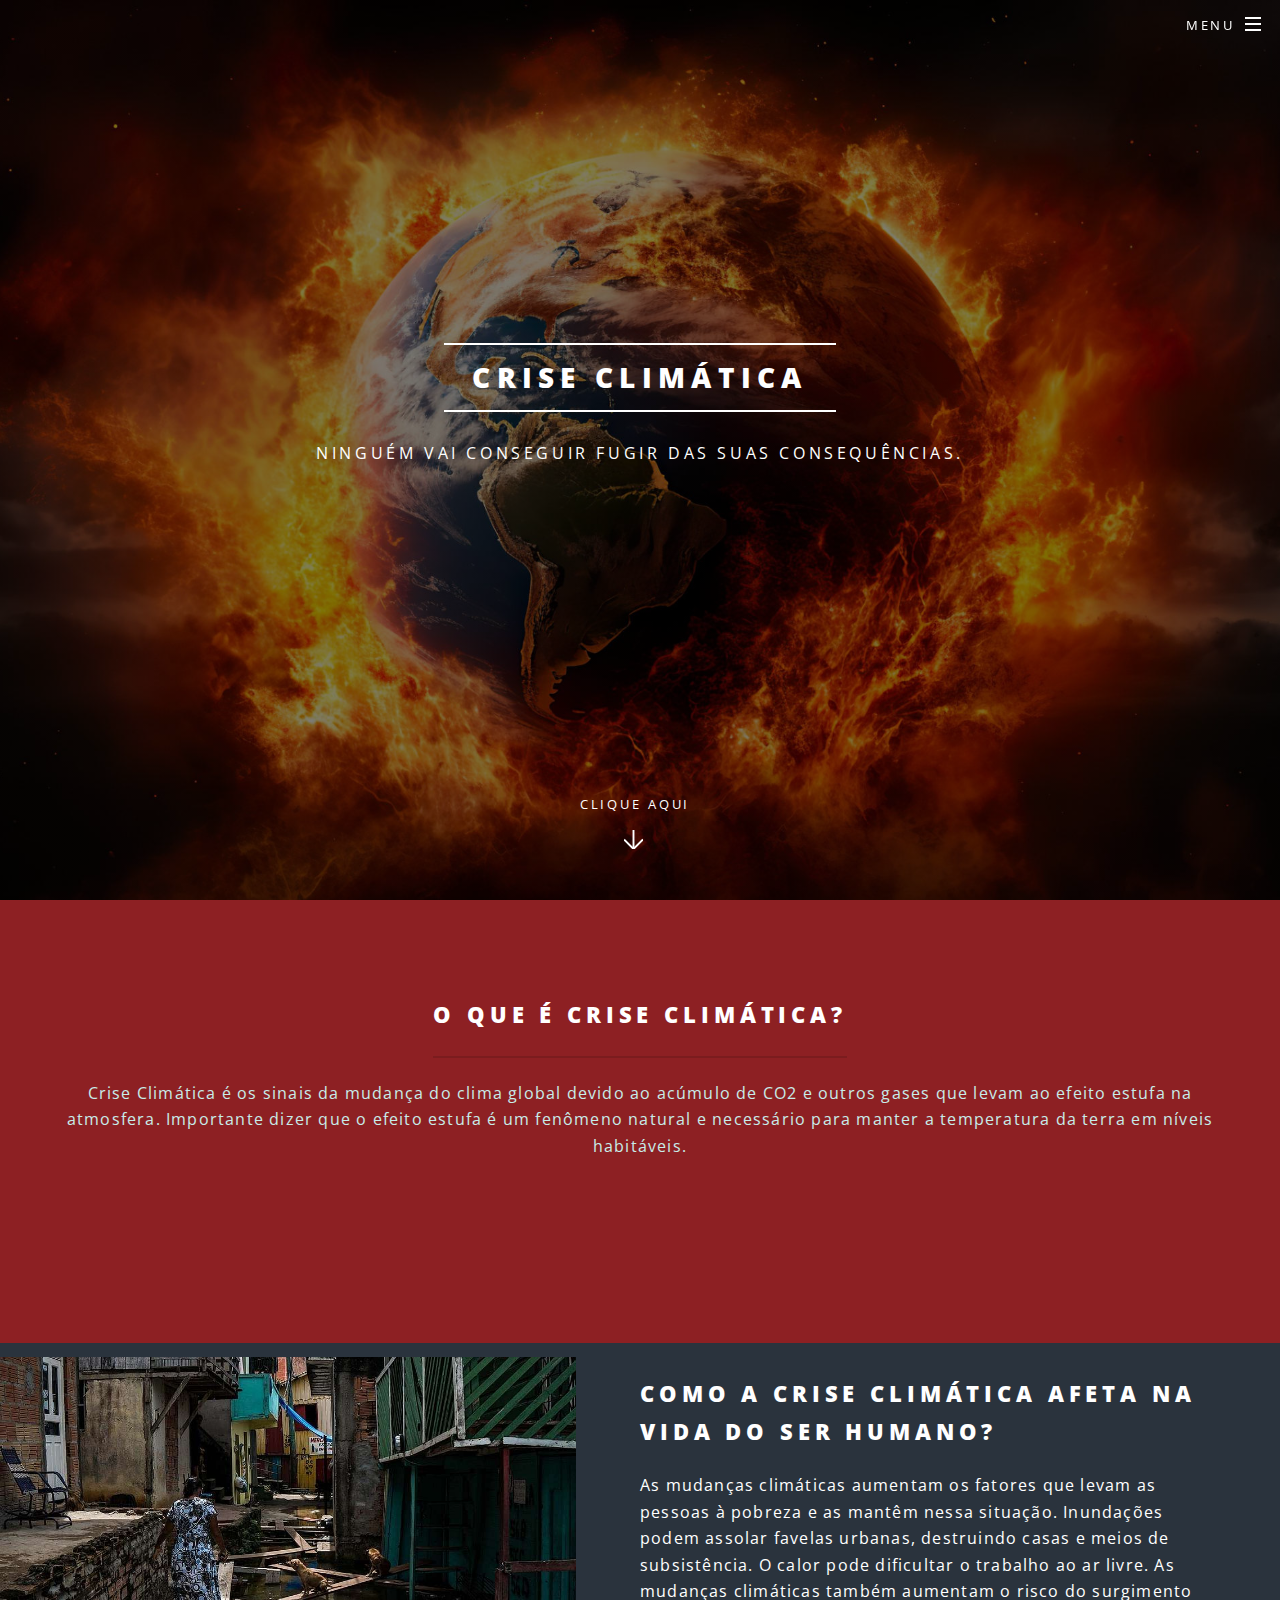
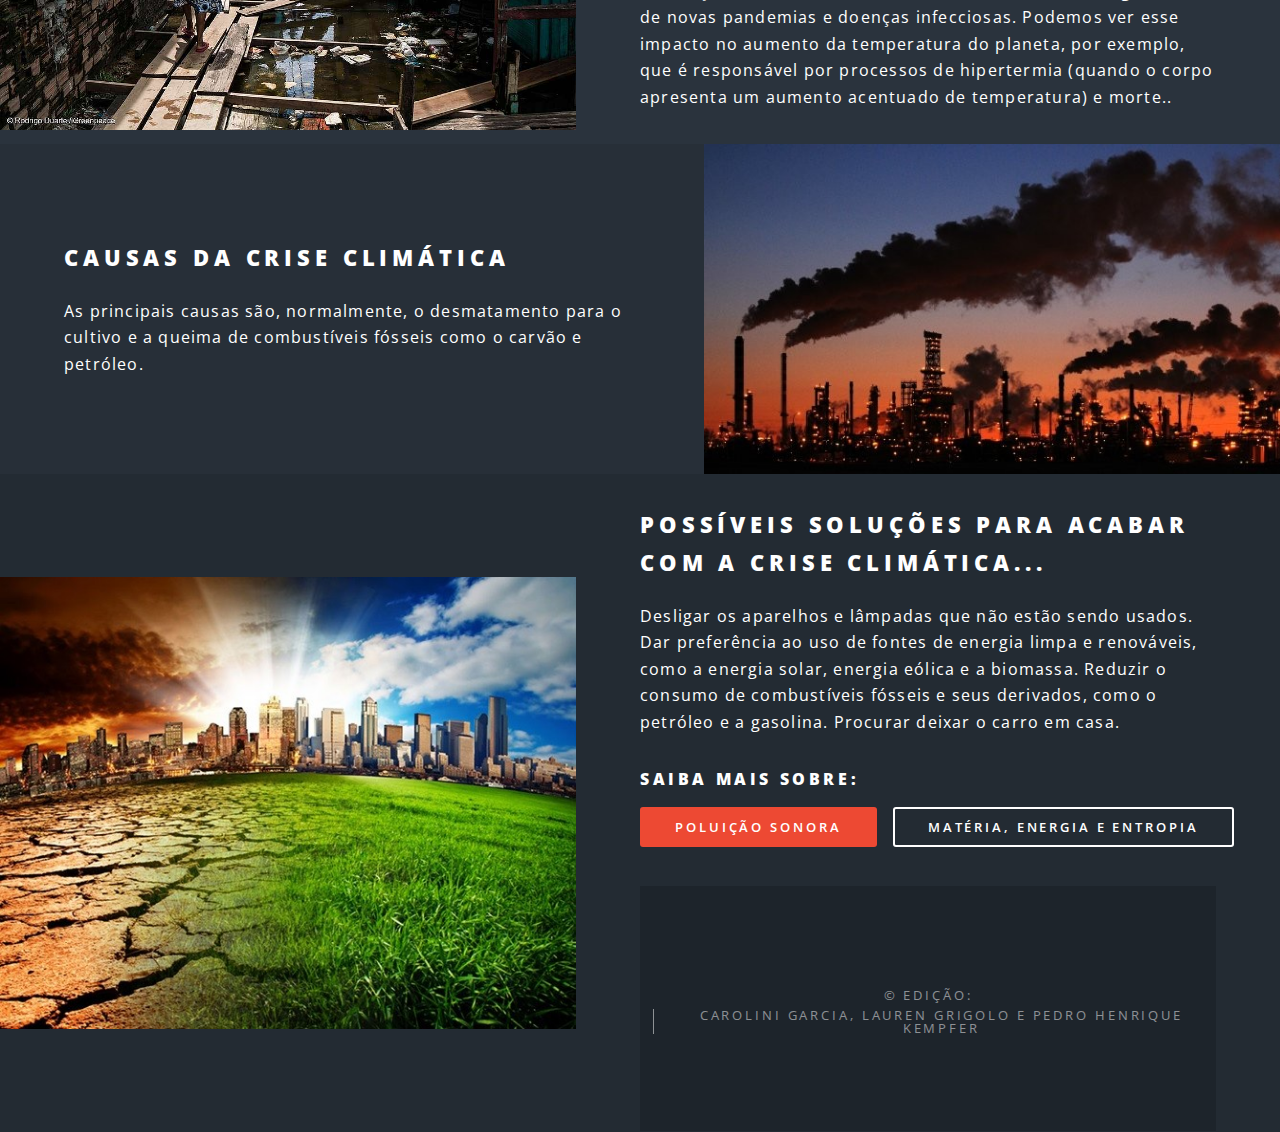
<file: GRUPO-4/index.html>
<!DOCTYPE HTML>
<!--
	Spectral by HTML5 UP
	html5up.net | @ajlkn
	Free for personal and commercial use under the CCA 3.0 license (html5up.net/license)
-->
<html>
	<head>
		<title>Spectral by HTML5 UP</title>
		<meta charset="utf-8" />
		<meta name="viewport" content="width=device-width, initial-scale=1, user-scalable=no" />
		<link rel="stylesheet" href="assets/css/main.css" />
		<noscript><link rel="stylesheet" href="assets/css/noscript.css" /></noscript>
	</head>
	<body class="landing is-preload">

		<!-- Page Wrapper -->
			<div id="page-wrapper">

				<!-- Header -->
					<header id="header" class="alt">
						<h1><a href="index.html">UM PLANETA NO LIMITE</a></h1>
						<nav id="nav">
							<ul>
								<li class="special">
									<a href="#menu" class="menuToggle"><span>Menu</span></a>
									<div id="menu">
										<ul>
											<li><a href="index.html">Home</a></li>
											<li><a href="generic.html">Poluição Sonora</a></li>
											<li><a href="elements.html">Matéria, Energia e Entropia</a></li>
											
										</ul>
									</div>
								</li>
							</ul>
						</nav>
					</header>

				<!-- Banner -->
					<section id="banner">
						<div class="inner">
							<h2>Crise Climática</h2>
							<p>Ninguém vai conseguir fugir das suas consequências.<br />
							<br />
							<a href="http://html5up.net"></a></p>
							<ul class="actions special">
							
							</ul>
						</div>
						<a href="#one" class="more scrolly">Clique aqui</a>
					</section>

				<!-- One -->
					<section id="one" class="wrapper style1 special">
						<div class="inner">
							<header class="major">
								<h2> O que é crise climática?<br />
								</h2>
								<p> Crise Climática é  os sinais da mudança do clima global devido ao acúmulo de CO2 e outros gases que levam ao efeito estufa na atmosfera. Importante dizer que o efeito estufa é um fenômeno natural e necessário para manter a temperatura da terra em níveis habitáveis.<br />
						</p>
							</header>
							<ul class="icons major">
								</ul>
						</div>
					</section>

				<!-- Two -->
					<section id="two" class="wrapper alt style2">
						<section class="spotlight">
							<div class="image"><img src="images/7f4a52f6-gp1svcop_medium_res_with_credit_line-1-1024x664.jpg" alt="" /></div><div class="content">
								<h2>Como a crise climática afeta na vida do ser humano?<br />
								</h2>
								<p>As mudanças climáticas aumentam os fatores que levam as pessoas à pobreza e as mantêm nessa situação. Inundações podem assolar favelas urbanas, destruindo casas e meios de subsistência. O calor pode dificultar o trabalho ao ar livre.
									As mudanças climáticas também aumentam o risco do surgimento de novas pandemias e doenças infecciosas. Podemos ver esse impacto no aumento da temperatura do planeta, por exemplo, que é responsável por processos de hipertermia (quando o corpo apresenta um aumento acentuado de temperatura) e morte..
								</p>
							</div>
						</section>
						<section class="spotlight">
							<div class="image"><img src="images/1520241780814.jpg" alt="" /></div><div class="content">
								<h2>Causas da crise climática<br />
								</h2>
								<p>As principais causas são, normalmente, o desmatamento para o cultivo e a queima de combustíveis fósseis como o carvão e petróleo.</p>
							</div>
						</section>
						<section class="spotlight">
							<div class="image"><img src="images/1620697234711.jpg" alt="" /></div><div class="content">
								<h2>Possíveis soluções para acabar com a crise climática...<br />
								</h2>
								<p>Desligar os aparelhos e lâmpadas que não estão sendo usados.
									Dar preferência ao uso de fontes de energia limpa e renováveis, como a energia solar, energia eólica e a biomassa. Reduzir o consumo de combustíveis fósseis e seus derivados, como o petróleo e a gasolina. Procurar deixar o carro em casa.
								</p>
								
								<h4>Saiba mais sobre:</h4>
									<ul class="actions">
										<li><a href="#" class="button primary">Poluição Sonora</a></li>
										<li><a href="#" class="button">Matéria, Energia e Entropia</a></li>
									</ul>
								<footer id="footer">
									
								
									<ul class="copyright">
										<li>&copy; Edição:</li><li>Carolini Garcia, Lauren Grigolo e Pedro Henrique Kempfer <a href="http://html5up.net"></a></li>
									</ul>
								</footer>
			
						
		<!-- Scripts -->
			<script src="assets/js/jquery.min.js"></script>
			<script src="c:\Users\NIT-15\Desktop\7f4a52f6-gp1svcop_medium_res_with_credit_line-1-1024x664.jpg"></script>
			<script src="assets/js/jquery.scrolly.min.js"></script>
			<script src="assets/js/browser.min.js"></script>
			<script src="assets/js/breakpoints.min.js"></script>
			<script src="assets/js/util.js"></script>
			<script src="assets/js/main.js"></script>

	</body>
</html>
</file>
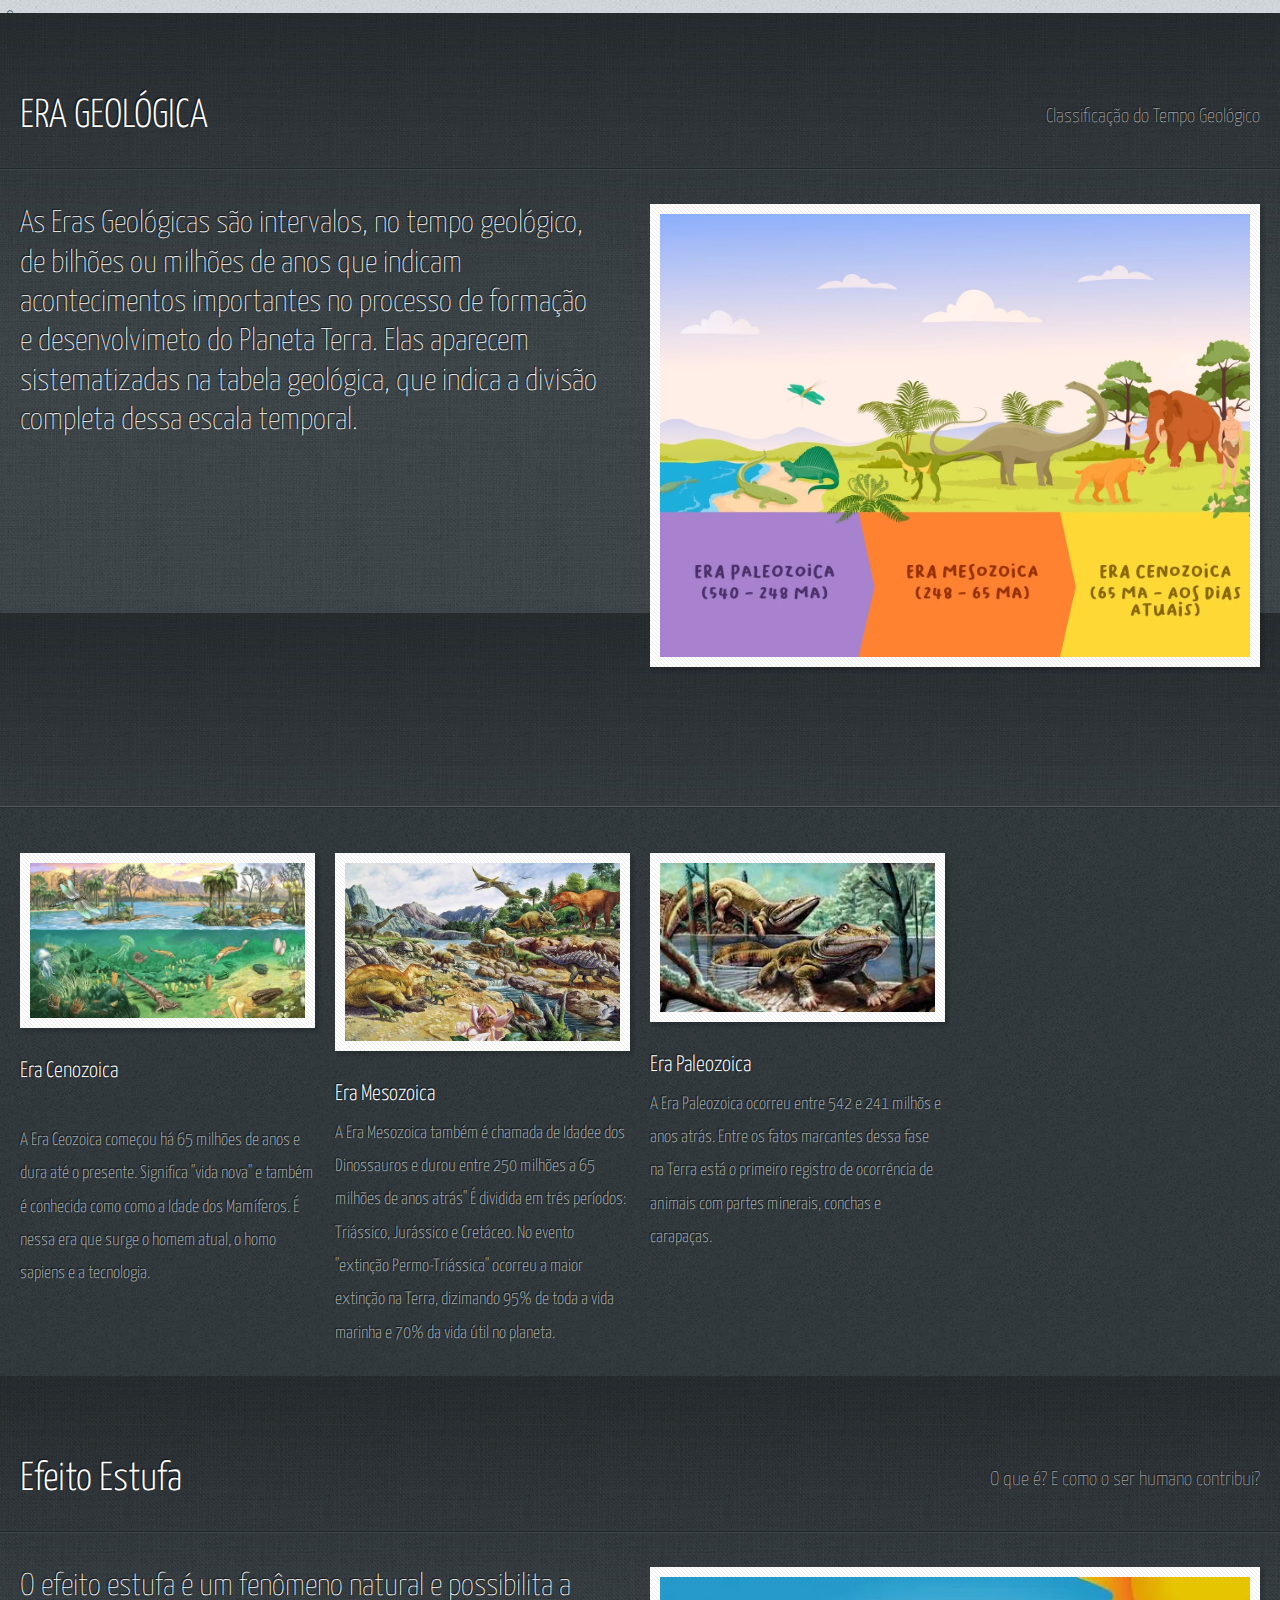
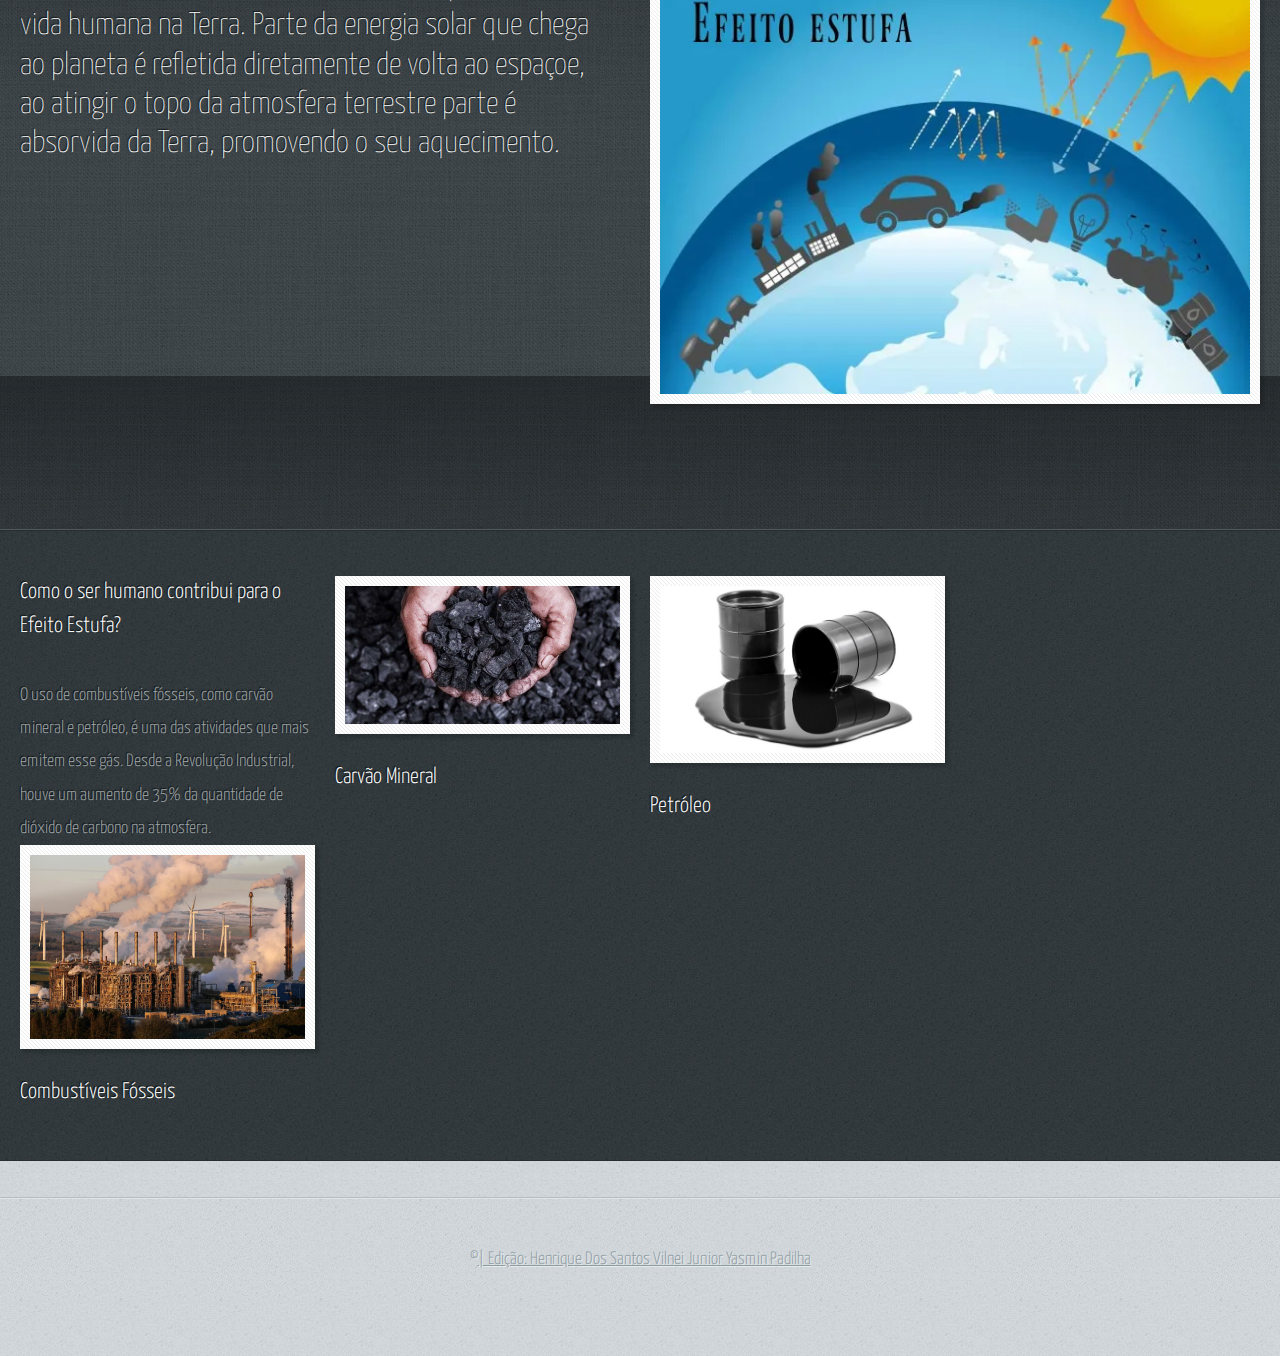
<file: GRUPO-5/index.html>
,
0,<!DOCTYPE HTML>
<!--
	Halcyonic by HTML5 UP
	html5up.net | @ajlkn
	Free for personal and commercial use under the CCA 3.0 license (html5up.net/license)
-->
<html>
	<head>
		<title>Era Geológica e Racismo Ambiental</title>
		<meta charset="utf-8" />
		<meta name="viewport" content="width=device-width, initial-scale=1, user-scalable=no" />
		<link rel="stylesheet" href="assets/css/main.css" />
	</head>
	<body>
		<div id="page-wrapper">

			<!-- Header -->
				<section id="header">
					<div class="container">
						<div class="row">
							<div class="col-12">

								<!-- Logo -->
									<h1><a href="index.html" id="logo">ERA GEOLÓGICA</a></h1>

								<!-- Nav -->
									<nav id="nav">
										<a href="index.html">Classificação do Tempo Geológico</a>
										
									</nav>

							</div>
						</div>
					</div>
					<div id="banner">
						<div class="container">
							<div class="row">
								<div class="col-6 col-12-medium">

									<!-- Banner Copy -->
										<p>As Eras Geológicas são intervalos, no tempo geológico, de bilhões ou milhões 
										de anos que indicam acontecimentos importantes no processo de formação e desenvolvimeto
										do Planeta Terra. Elas aparecem sistematizadas na tabela geológica, que indica a divisão
										completa dessa escala temporal.
								
										<object data="" type=""></object><object data="
										" type=""></object>
										</p>
										
										

								</div>
								<div class="col-6 col-12-medium imp-medium">
									<a href="#" class="bordered-feature-image"><img src="images/eras-geologicas-da-terra-og.webp" alt="" /></a>
									<!-- Banner Image -->

								</div>
							</div>
						</div>
					</div>
				</section>

			<!-- Features -->
				<section id="features">
					<div class="container">
						<div class="row">
							<div class="col-3 col-6-medium col-12-small">

								<!-- Feature #2 -->
									<section>
										<a href="#" class="bordered-feature-image"><img src="images/era-cenozoica.png" alt="" /></a>
										<h2>Era Cenozoica</h2>
									</p>A Era Ceozoica começou há 65 milhões de anos e dura até o presente.
									Significa "vida nova" e também é conhecida como como a Idade dos Mamíferos.
									É nessa era que surge o homem atual, o homo sapiens e a tecnologia.

								   </p>
									</section>

							</div>
							<div class="col-3 col-6-medium col-12-small">

								<!-- Feature #3 -->
									<section>
										<a href="#" class="bordered-feature-image"><img src="images/blog-9z.jpg" alt="" /></a>
										<h2>Era Mesozoica</h2>
										<p>
											A Era Mesozoica também é chamada de Idadee dos Dinossauros e durou entre 250 milhões a 65 milhões de anos atrás"
											É dividida em três períodos: Triássico, Jurássico e Cretáceo.
											No evento "extinção Permo-Triássica" ocorreu a maior extinção na Terra, dizimando 95% de 
											toda a vida marinha e 70% da vida útil no planeta.
										</p>
									</section>

							</div>
							<div class="col-3 col-6-medium col-12-small">

								<!-- Feature #4 -->
									<section>
										<a href="#" class="bordered-feature-image"><img src="images/download.jpg" alt="" /></a>
										<h2>Era Paleozoica</h2>
										<p>
											A Era Paleozoica ocorreu entre 542 e 241 milhõs e anos atrás. 
											Entre os fatos marcantes dessa fase na Terra está o primeiro registro 
										de ocorrência de animais com partes minerais, conchas e carapaças.
								
										</p>
									</section>
									

							</div>
						</div>
					</div>
				</section>

				<section id="header">
					<div class="container">
						<div class="row">
							<div class="col-12">

								<!-- Logo -->
									<h1><a href="index.html" id="logo">Efeito Estufa</a></h1>

								<!-- Nav -->
									<nav id="nav">
										<a href="index.html">O que é?
											E como o ser humano contribui?
										</a>
										
									</nav>

							</div>
						</div>
					</div>
					<div id="banner">
						<div class="container">
							<div class="row">
								<div class="col-6 col-12-medium">

									<!-- Banner Copy -->
										<p>O efeito estufa é um fenômeno natural e possibilita a vida humana na Terra.
										Parte da energia solar que chega ao planeta é refletida diretamente de volta ao espaçoe, ao atingir o topo
									da atmosfera terrestre parte é absorvida da Terra, promovendo o seu aquecimento.
								
										<object data="" type=""></object><object data="
										" type=""></object>
										</p>
										
										

								</div>
								<div class="col-6 col-12-medium imp-medium">
									<a href="#" class="bordered-feature-image"><img src="images/0c398a4c30cb77469500ebf38df4b75e.webp" alt="" /></a>
									<!-- Banner Image -->




								</div>
							</div>
						</div>
					</div>
				</section>
				
				<section id="features">
					<div class="container">
						<div class="row">
							<div class="col-3 col-6-medium col-12-small">

								<!-- Feature #2 -->
									<section>
									
										<h2>Como o ser humano contribui para o Efeito Estufa?
										</h2>
									</p>O uso de combustíveis fósseis, como carvão mineral e petróleo, é uma das atividades que mais
								emitem esse gás. Desde a Revolução Industrial, houve um aumento de 35% da quantidade de dióxido de carbono na atmosfera.

								   </p>
									</section>




						
														<!-- Feature #2 -->
															<section>
																<a href="#" class="bordered-feature-image"><img src="images/industry-5914336_1920.jpg.webp" alt="" /></a>
																<h2>Combustíveis Fósseis</h2>
											
						
														   </p>
															</section>
						
													</div>
													<div class="col-3 col-6-medium col-12-small">
						
														<!-- Feature #3 -->
															<section>
																<a href="#" class="bordered-feature-image"><img src="images/maos-carvao-mineral.jpg" alt="" /></a>
																<h2>Carvão Mineral</h2>
																<p>
																	
																</p>
															</section>
						
													</div>
													<div class="col-3 col-6-medium col-12-small">
						
														<!-- Feature #4 -->
															<section>
																<a href="#" class="bordered-feature-image"><img src="images/petroleo.jpg" alt="" /></a>
																<h2>Petróleo</h2>
																<p>
																
														
																</p>
															</section>
															
						
													</div>
												</div>
											</div>
										</section>
										
								
										</p>
									</section>
									

							</div>
						</div>
					</div>
				</section>
			<!-- Copyright -->
				<div id="copyright">
					&copy;<a>| Edição: Henrique Dos Santos 
						               Vilnei Junior 
									   Yasmin Padilha </a>
				</div>

		</div>

		<!-- Scripts -->
			<script src="assets/js/jquery.min.js"></script>
			<script src="assets/js/browser.min.js"></script>
			<script src="assets/js/breakpoints.min.js"></script>
			<script src="assets/js/util.js"></script>
			<script src="assets/js/main.js"></script>
</file>
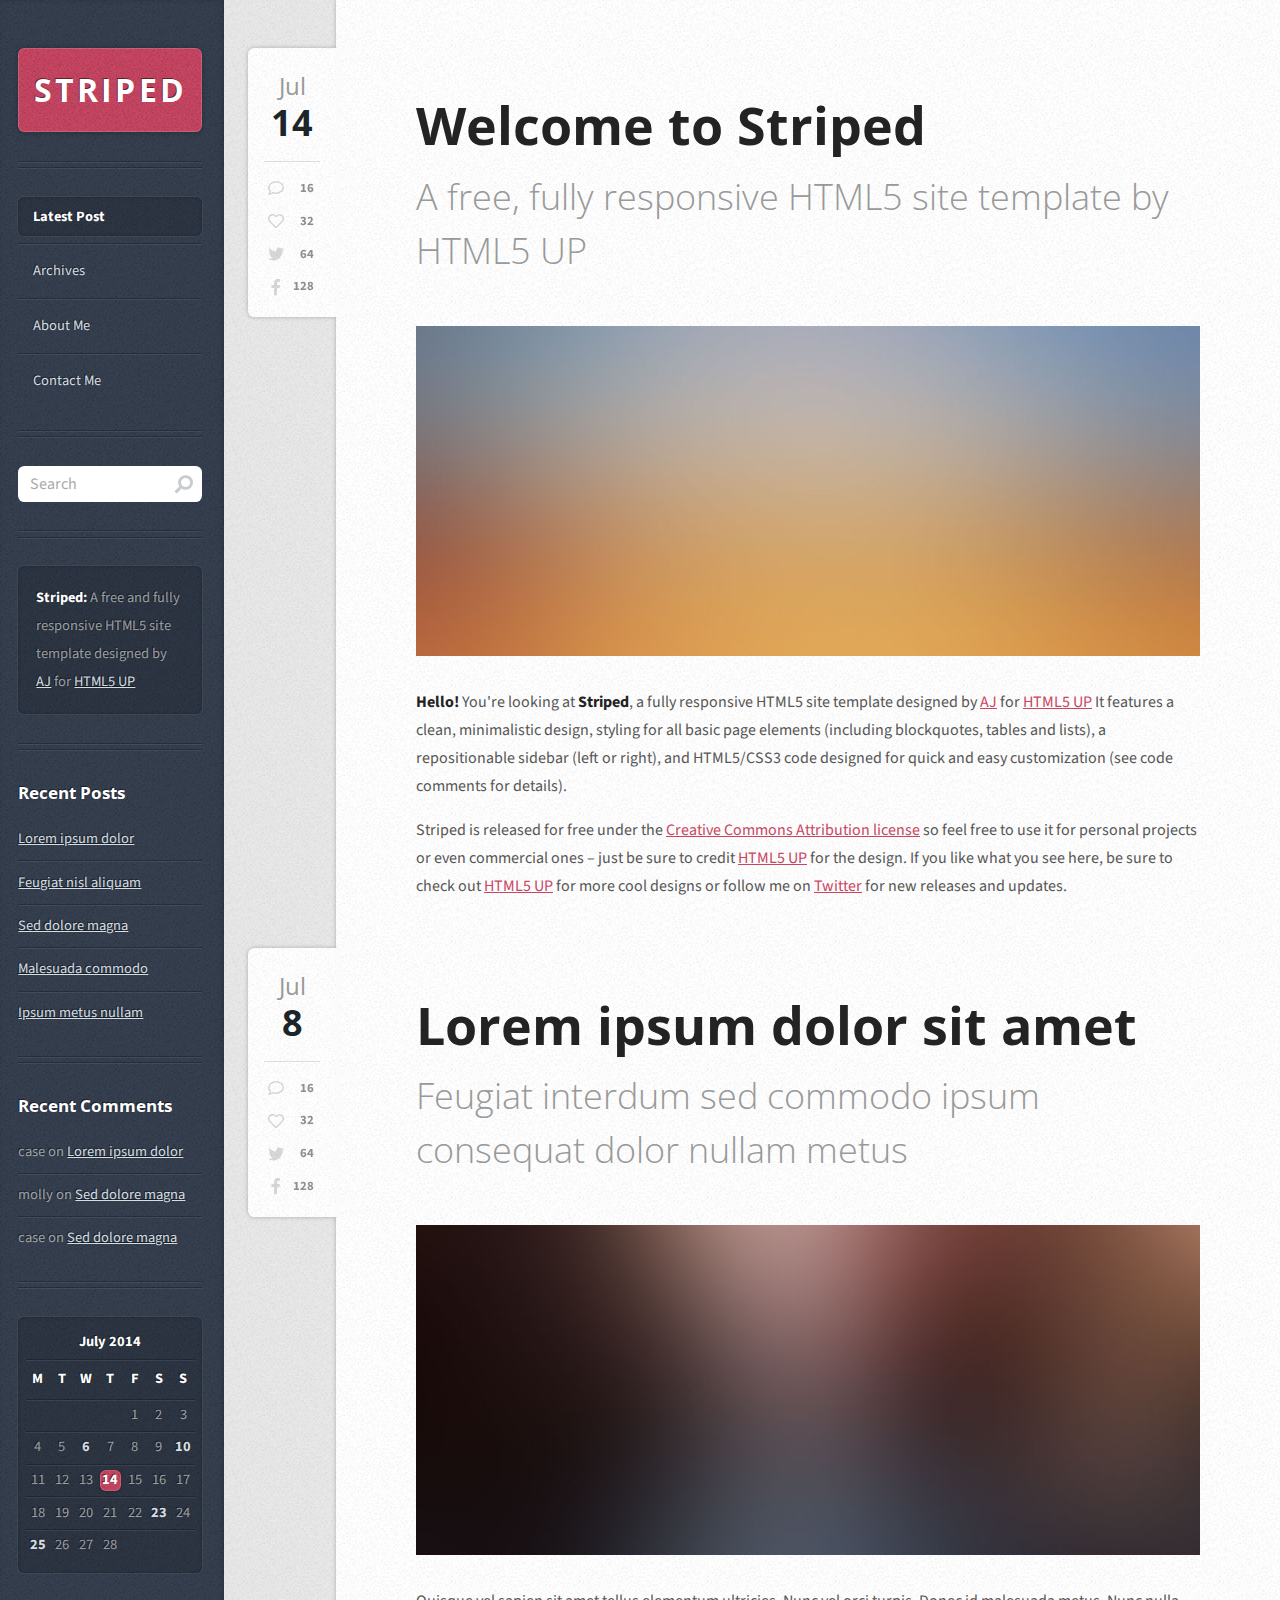
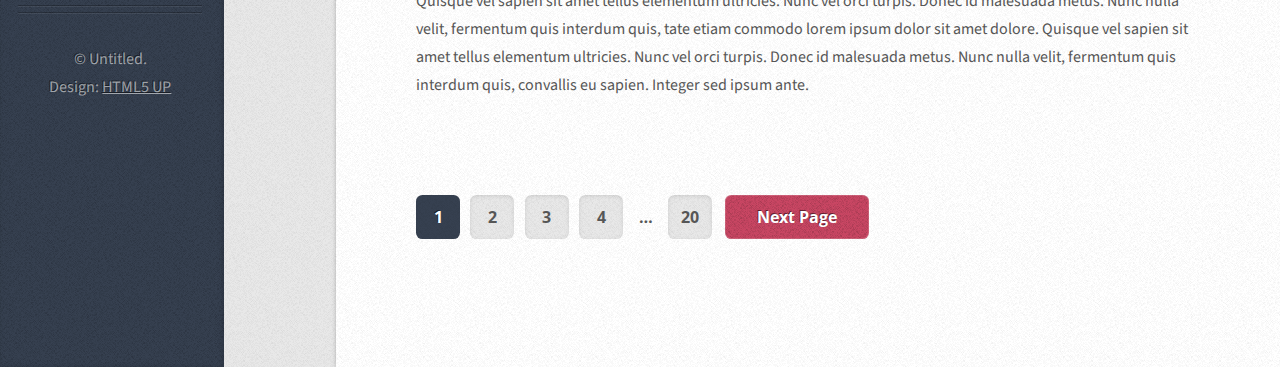
<file: GRUPO-2/MODELO7/index.html>
<!DOCTYPE HTML>
<!--
	Striped by HTML5 UP
	html5up.net | @ajlkn
	Free for personal and commercial use under the CCA 3.0 license (html5up.net/license)
-->
<html>
	<head>
		<title>Striped by HTML5 UP</title>
		<meta charset="utf-8" />
		<meta name="viewport" content="width=device-width, initial-scale=1, user-scalable=no" />
		<link rel="stylesheet" href="assets/css/main.css" />
	</head>
	<body class="is-preload">

		<!-- Content -->
			<div id="content">
				<div class="inner">

					<!-- Post -->
						<article class="box post post-excerpt">
							<header>
								<!--
									Note: Titles and subtitles will wrap automatically when necessary, so don't worry
									if they get too long. You can also remove the <p> entirely if you don't
									need a subtitle.
								-->
								<h2><a href="#">Welcome to Striped</a></h2>
								<p>A free, fully responsive HTML5 site template by HTML5 UP</p>
							</header>
							<div class="info">
								<!--
									Note: The date should be formatted exactly as it's shown below. In particular, the
									"least significant" characters of the month should be encapsulated in a <span>
									element to denote what gets dropped in 1200px mode (eg. the "uary" in "January").
									Oh, and if you don't need a date for a particular page or post you can simply delete
									the entire "date" element.

								-->
								<span class="date"><span class="month">Jul<span>y</span></span> <span class="day">14</span><span class="year">, 2014</span></span>
								<!--
									Note: You can change the number of list items in "stats" to whatever you want.
								-->
								<ul class="stats">
									<li><a href="#" class="icon fa-comment">16</a></li>
									<li><a href="#" class="icon fa-heart">32</a></li>
									<li><a href="#" class="icon brands fa-twitter">64</a></li>
									<li><a href="#" class="icon brands fa-facebook-f">128</a></li>
								</ul>
							</div>
							<a href="#" class="image featured"><img src="images/pic01.jpg" alt="" /></a>
							<p>
								<strong>Hello!</strong> You're looking at <strong>Striped</strong>, a fully responsive HTML5 site template designed by <a href="http://twitter.com/ajlkn">AJ</a>
								for <a href="http://html5up.net">HTML5 UP</a> It features a clean, minimalistic design, styling for all basic page elements (including blockquotes, tables and lists), a
								repositionable sidebar (left or right), and HTML5/CSS3 code designed for quick and easy customization (see code comments for details).
							</p>
							<p>
								Striped is released for free under the <a href="http://html5up.net/license">Creative Commons Attribution license</a> so feel free to use it for personal projects
								or even commercial ones &ndash; just be sure to credit <a href="http://html5up.net">HTML5 UP</a> for the design. If you like what you see here, be sure to check out
								<a href="http://html5up.net">HTML5 UP</a> for more cool designs or follow me on <a href="http://twitter.com/ajlkn">Twitter</a> for new releases and updates.
							</p>
						</article>

					<!-- Post -->
						<article class="box post post-excerpt">
							<header>
								<h2><a href="#">Lorem ipsum dolor sit amet</a></h2>
								<p>Feugiat interdum sed commodo ipsum consequat dolor nullam metus</p>
							</header>
							<div class="info">
								<span class="date"><span class="month">Jul<span>y</span></span> <span class="day">8</span><span class="year">, 2014</span></span>
								<ul class="stats">
									<li><a href="#" class="icon fa-comment">16</a></li>
									<li><a href="#" class="icon fa-heart">32</a></li>
									<li><a href="#" class="icon brands fa-twitter">64</a></li>
									<li><a href="#" class="icon brands fa-facebook-f">128</a></li>
								</ul>
							</div>
							<a href="#" class="image featured"><img src="images/pic02.jpg" alt="" /></a>
							<p>
								Quisque vel sapien sit amet tellus elementum ultricies. Nunc vel orci turpis. Donec id malesuada metus.
								Nunc nulla velit, fermentum quis interdum quis, tate etiam commodo lorem ipsum dolor sit amet dolore.
								Quisque vel sapien sit amet tellus elementum ultricies. Nunc vel orci turpis. Donec id malesuada metus.
								Nunc nulla velit, fermentum quis interdum quis, convallis eu sapien. Integer sed ipsum ante.
							</p>
						</article>

					<!-- Pagination -->
						<div class="pagination">
							<!--<a href="#" class="button previous">Previous Page</a>-->
							<div class="pages">
								<a href="#" class="active">1</a>
								<a href="#">2</a>
								<a href="#">3</a>
								<a href="#">4</a>
								<span>&hellip;</span>
								<a href="#">20</a>
							</div>
							<a href="#" class="button next">Next Page</a>
						</div>

				</div>
			</div>

		<!-- Sidebar -->
			<div id="sidebar">

				<!-- Logo -->
					<h1 id="logo"><a href="#">STRIPED</a></h1>

				<!-- Nav -->
					<nav id="nav">
						<ul>
							<li class="current"><a href="#">Latest Post</a></li>
							<li><a href="#">Archives</a></li>
							<li><a href="#">About Me</a></li>
							<li><a href="#">Contact Me</a></li>
						</ul>
					</nav>

				<!-- Search -->
					<section class="box search">
						<form method="post" action="#">
							<input type="text" class="text" name="search" placeholder="Search" />
						</form>
					</section>

				<!-- Text -->
					<section class="box text-style1">
						<div class="inner">
							<p>
								<strong>Striped:</strong> A free and fully responsive HTML5 site
								template designed by <a href="http://twitter.com/ajlkn">AJ</a> for <a href="http://html5up.net/">HTML5 UP</a>
							</p>
						</div>
					</section>

				<!-- Recent Posts -->
					<section class="box recent-posts">
						<header>
							<h2>Recent Posts</h2>
						</header>
						<ul>
							<li><a href="#">Lorem ipsum dolor</a></li>
							<li><a href="#">Feugiat nisl aliquam</a></li>
							<li><a href="#">Sed dolore magna</a></li>
							<li><a href="#">Malesuada commodo</a></li>
							<li><a href="#">Ipsum metus nullam</a></li>
						</ul>
					</section>

				<!-- Recent Comments -->
					<section class="box recent-comments">
						<header>
							<h2>Recent Comments</h2>
						</header>
						<ul>
							<li>case on <a href="#">Lorem ipsum dolor</a></li>
							<li>molly on <a href="#">Sed dolore magna</a></li>
							<li>case on <a href="#">Sed dolore magna</a></li>
						</ul>
					</section>

				<!-- Calendar -->
					<section class="box calendar">
						<div class="inner">
							<table>
								<caption>July 2014</caption>
								<thead>
									<tr>
										<th scope="col" title="Monday">M</th>
										<th scope="col" title="Tuesday">T</th>
										<th scope="col" title="Wednesday">W</th>
										<th scope="col" title="Thursday">T</th>
										<th scope="col" title="Friday">F</th>
										<th scope="col" title="Saturday">S</th>
										<th scope="col" title="Sunday">S</th>
									</tr>
								</thead>
								<tbody>
									<tr>
										<td colspan="4" class="pad"><span>&nbsp;</span></td>
										<td><span>1</span></td>
										<td><span>2</span></td>
										<td><span>3</span></td>
									</tr>
									<tr>
										<td><span>4</span></td>
										<td><span>5</span></td>
										<td><a href="#">6</a></td>
										<td><span>7</span></td>
										<td><span>8</span></td>
										<td><span>9</span></td>
										<td><a href="#">10</a></td>
									</tr>
									<tr>
										<td><span>11</span></td>
										<td><span>12</span></td>
										<td><span>13</span></td>
										<td class="today"><a href="#">14</a></td>
										<td><span>15</span></td>
										<td><span>16</span></td>
										<td><span>17</span></td>
									</tr>
									<tr>
										<td><span>18</span></td>
										<td><span>19</span></td>
										<td><span>20</span></td>
										<td><span>21</span></td>
										<td><span>22</span></td>
										<td><a href="#">23</a></td>
										<td><span>24</span></td>
									</tr>
									<tr>
										<td><a href="#">25</a></td>
										<td><span>26</span></td>
										<td><span>27</span></td>
										<td><span>28</span></td>
										<td class="pad" colspan="3"><span>&nbsp;</span></td>
									</tr>
								</tbody>
							</table>
						</div>
					</section>

				<!-- Copyright -->
					<ul id="copyright">
						<li>&copy; Untitled.</li><li>Design: <a href="http://html5up.net">HTML5 UP</a></li>
					</ul>

			</div>

		<!-- Scripts -->
			<script src="assets/js/jquery.min.js"></script>
			<script src="assets/js/browser.min.js"></script>
			<script src="assets/js/breakpoints.min.js"></script>
			<script src="assets/js/util.js"></script>
			<script src="assets/js/main.js"></script>

	</body>
</html>
</file>
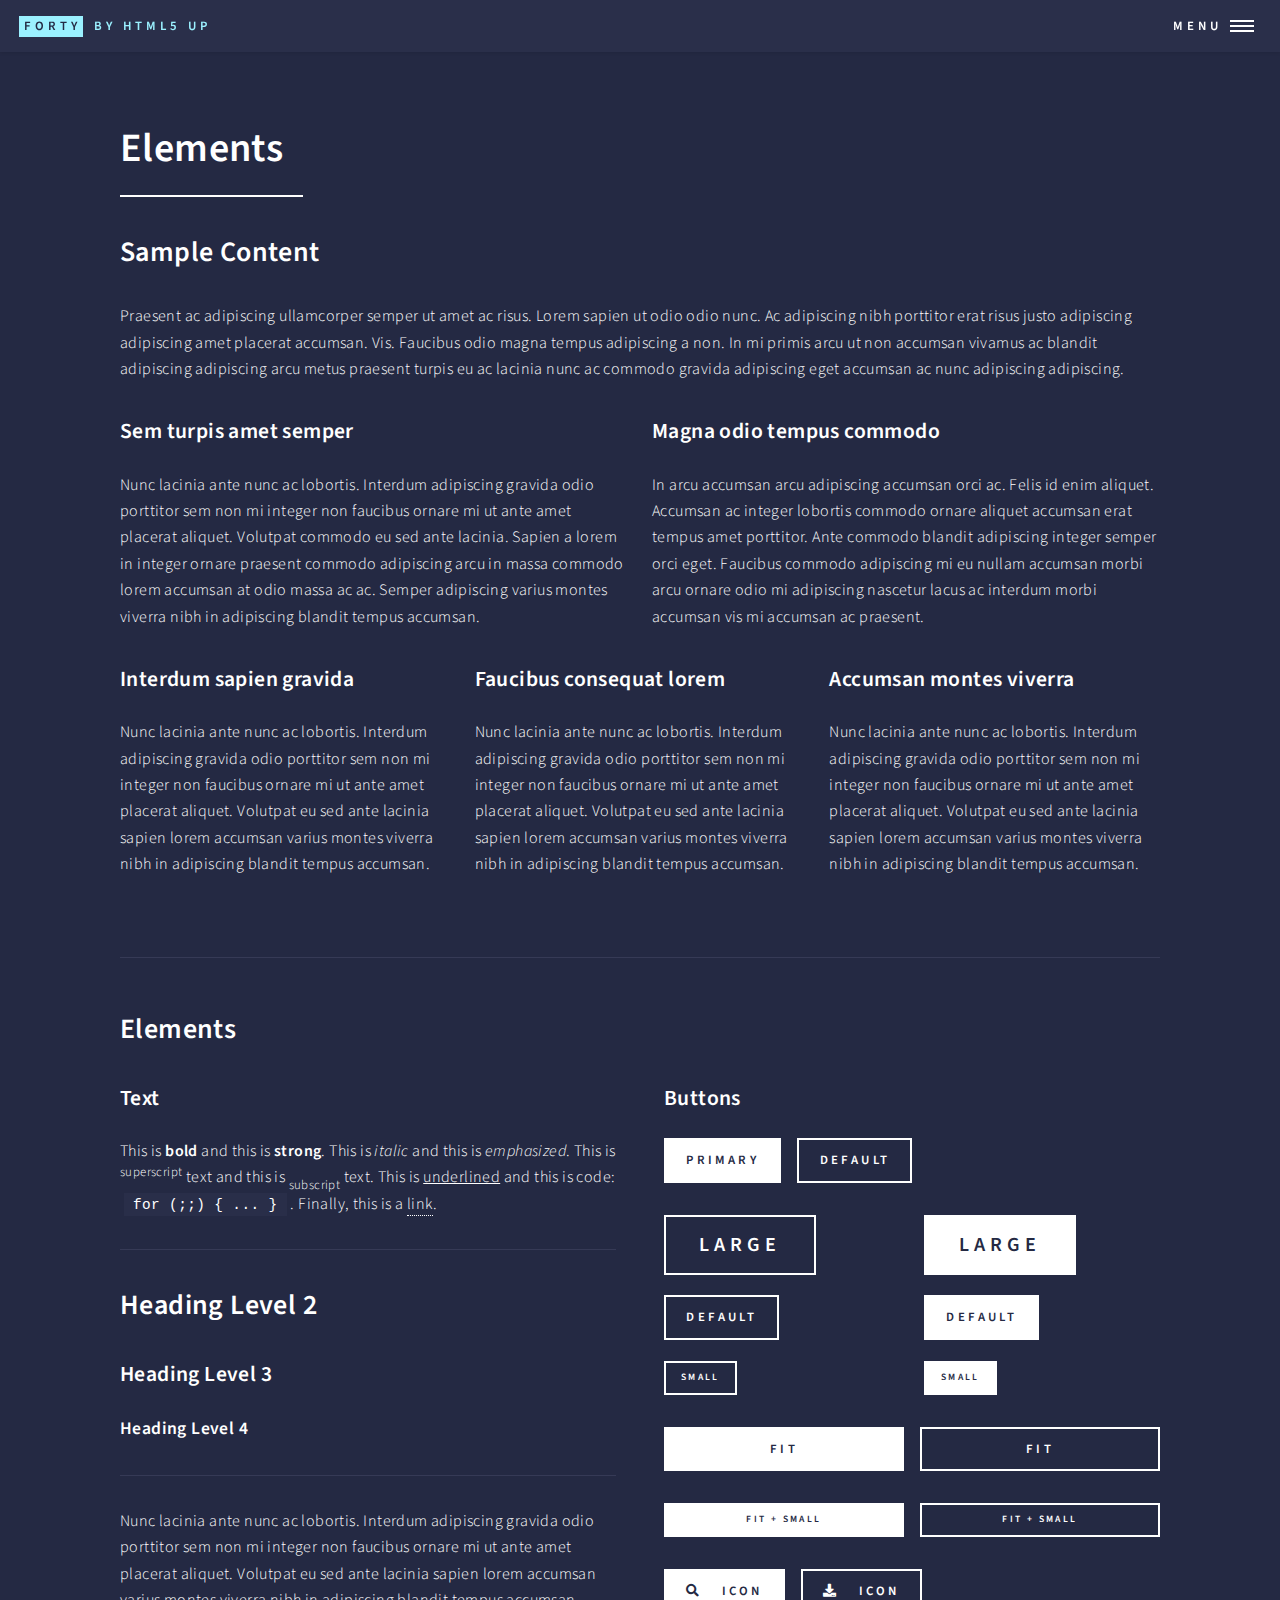
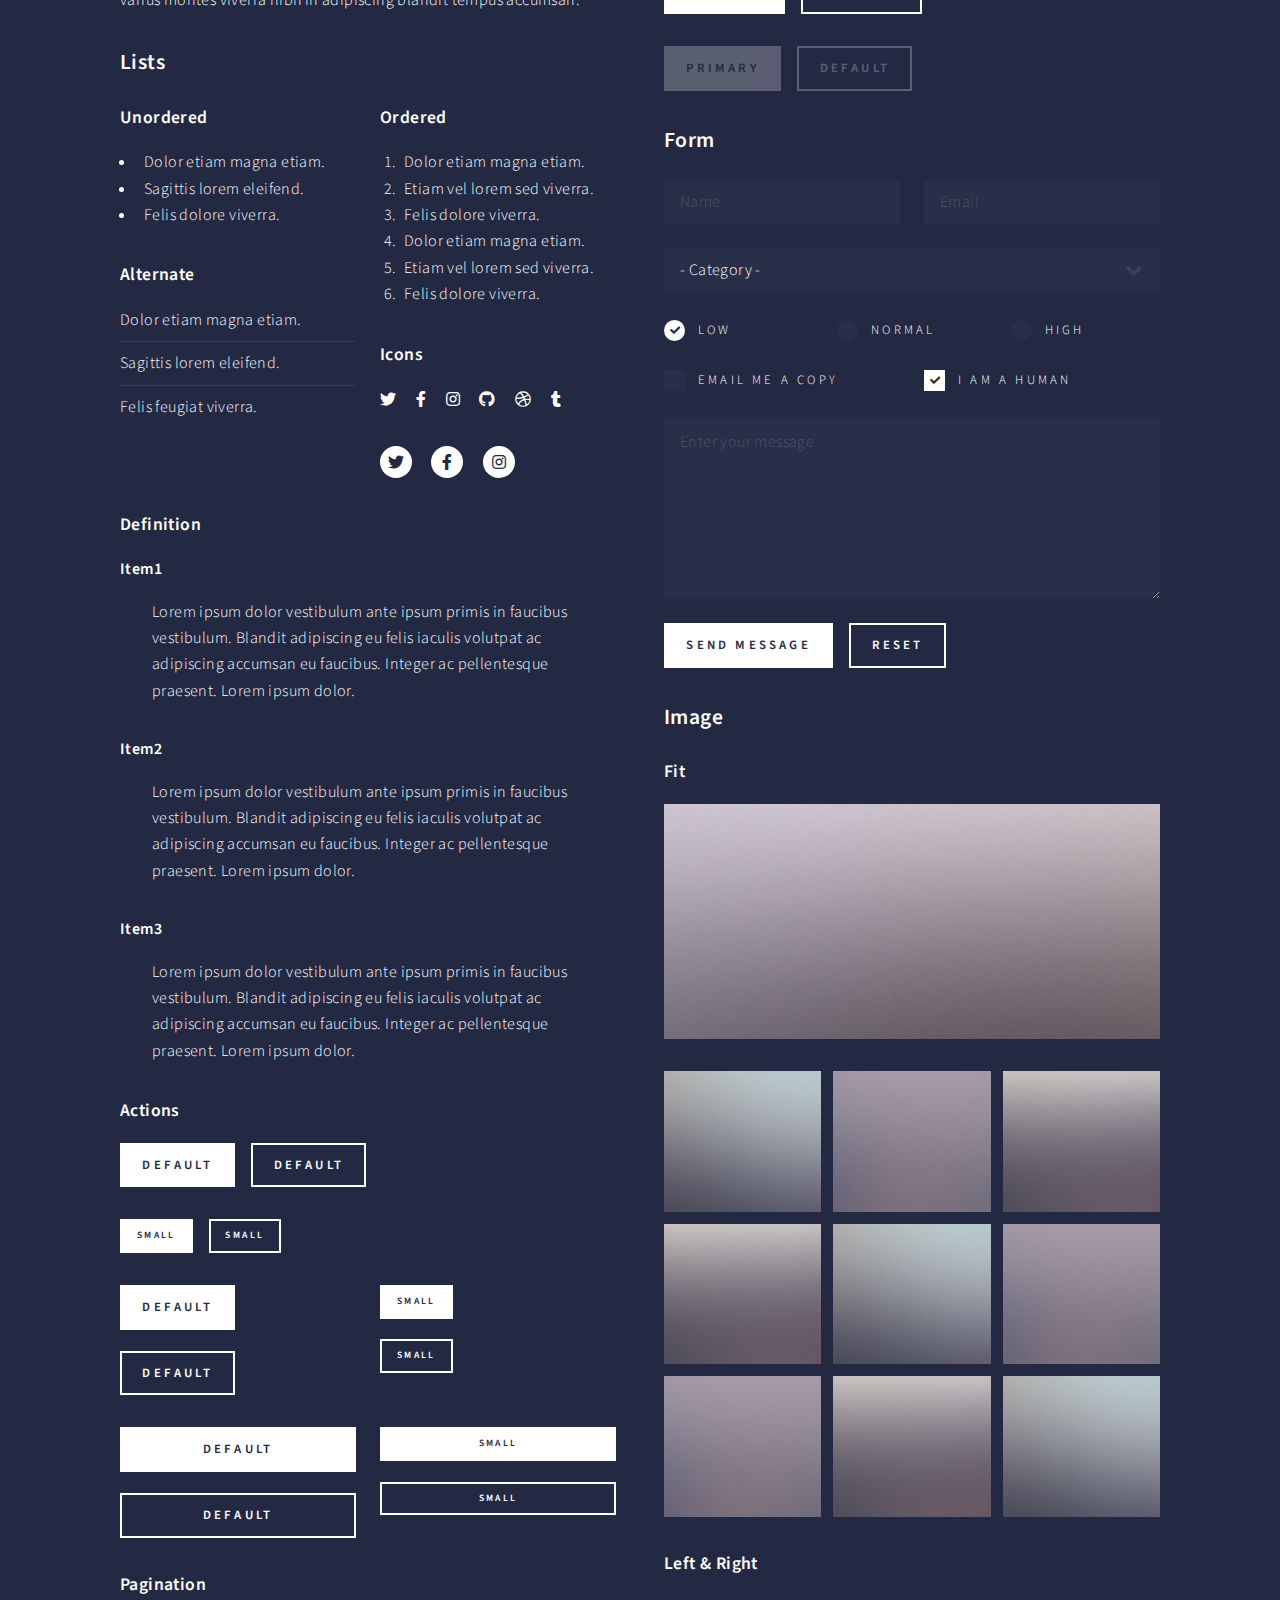
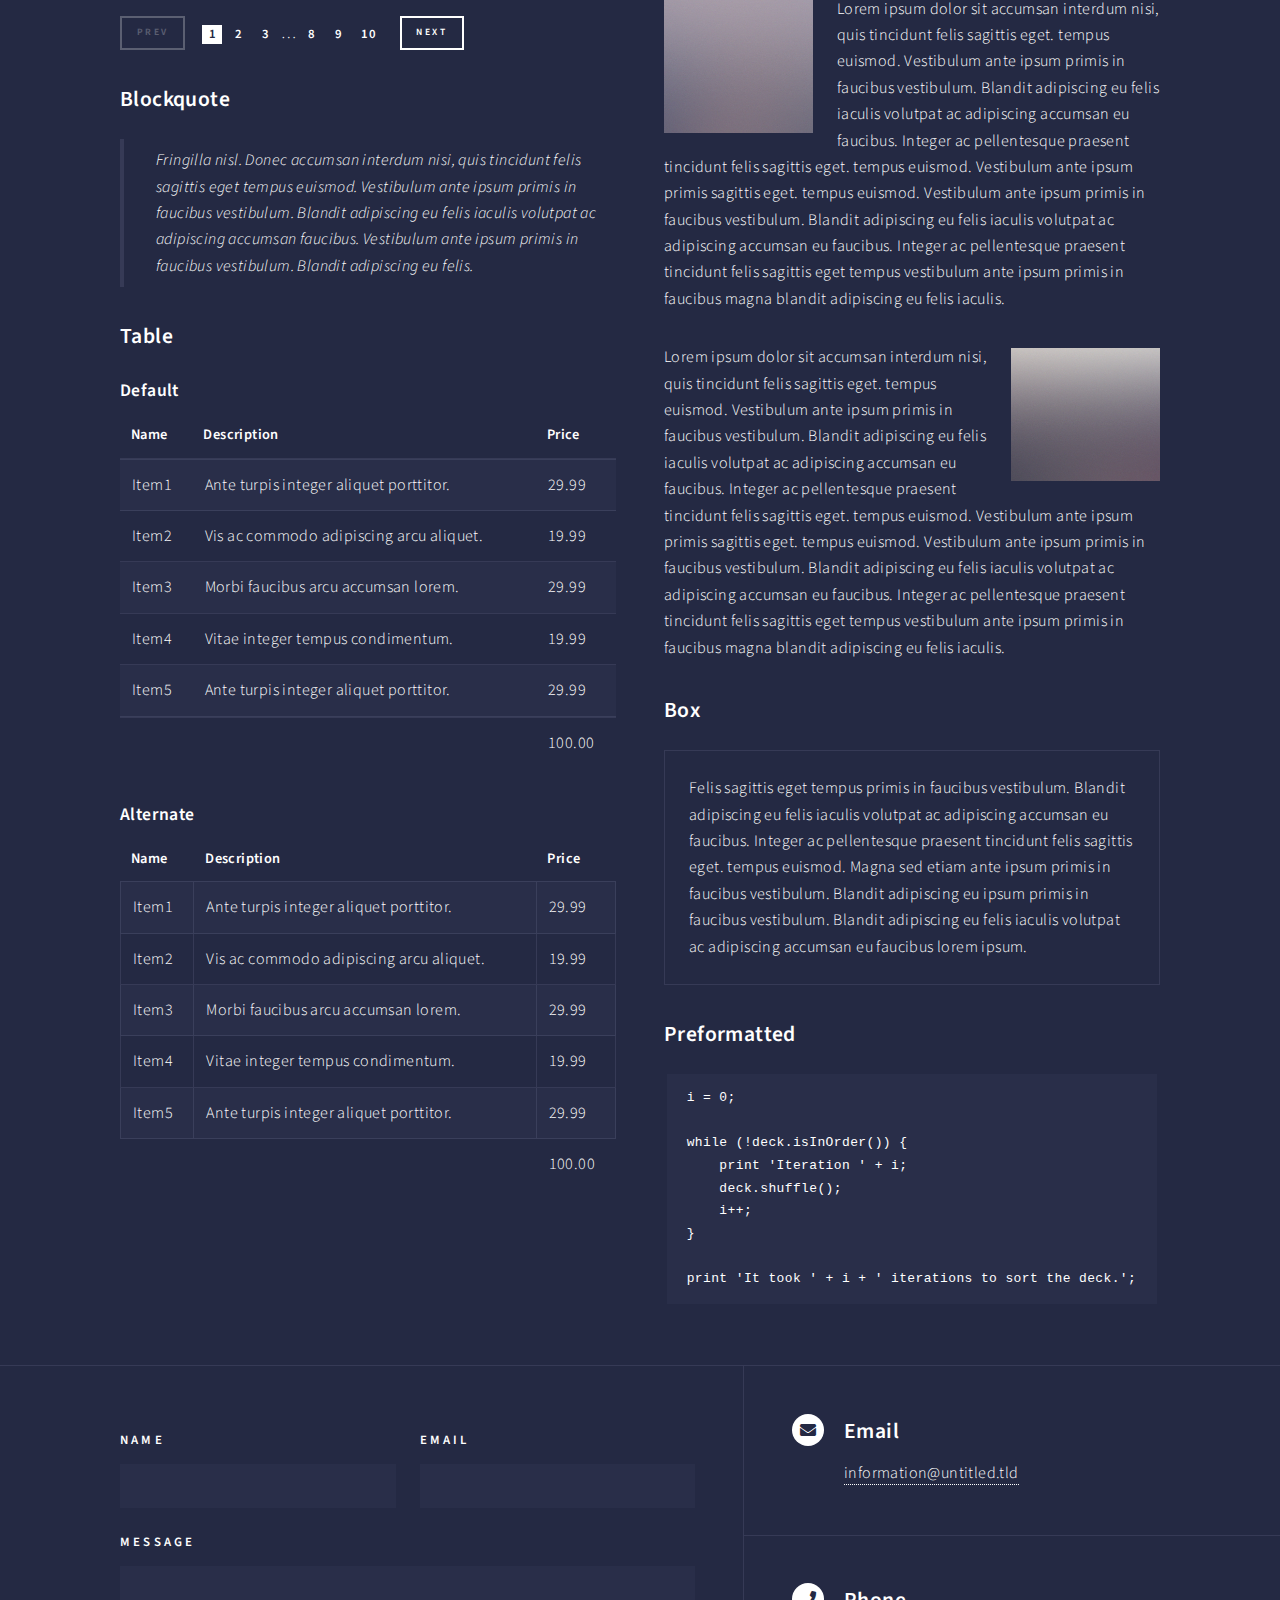
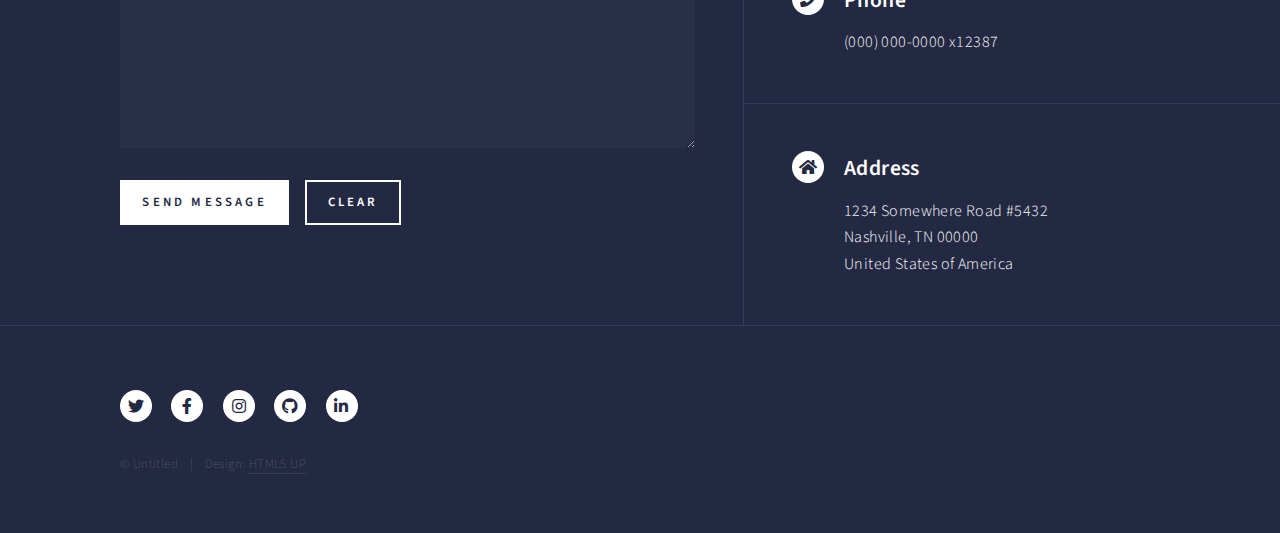
<file: elements.html>
<!DOCTYPE HTML>
<!--
	Forty by HTML5 UP
	html5up.net | @ajlkn
	Free for personal and commercial use under the CCA 3.0 license (html5up.net/license)
-->
<html>
	<head>
		<title>Elements - Forty by HTML5 UP</title>
		<meta charset="utf-8" />
		<meta name="viewport" content="width=device-width, initial-scale=1, user-scalable=no" />
		<link rel="stylesheet" href="assets/css/main.css" />
		<noscript><link rel="stylesheet" href="assets/css/noscript.css" /></noscript>
	</head>
	<body class="is-preload">

		<!-- Wrapper -->
			<div id="wrapper">

				<!-- Header -->
					<header id="header">
						<a href="index.html" class="logo"><strong>Forty</strong> <span>by HTML5 UP</span></a>
						<nav>
							<a href="#menu">Menu</a>
						</nav>
					</header>

				<!-- Menu -->
					<nav id="menu">
						<ul class="links">
							<li><a href="index.html">Home</a></li>
							<li><a href="landing.html">Landing</a></li>
							<li><a href="generic.html">Generic</a></li>
							<li><a href="elements.html">Elements</a></li>
						</ul>
						<ul class="actions stacked">
							<li><a href="#" class="button primary fit">Get Started</a></li>
							<li><a href="#" class="button fit">Log In</a></li>
						</ul>
					</nav>

				<!-- Main -->
					<div id="main" class="alt">

						<!-- One -->
							<section id="one">
								<div class="inner">
									<header class="major">
										<h1>Elements</h1>
									</header>

									<!-- Content -->
										<h2 id="content">Sample Content</h2>
										<p>Praesent ac adipiscing ullamcorper semper ut amet ac risus. Lorem sapien ut odio odio nunc. Ac adipiscing nibh porttitor erat risus justo adipiscing adipiscing amet placerat accumsan. Vis. Faucibus odio magna tempus adipiscing a non. In mi primis arcu ut non accumsan vivamus ac blandit adipiscing adipiscing arcu metus praesent turpis eu ac lacinia nunc ac commodo gravida adipiscing eget accumsan ac nunc adipiscing adipiscing.</p>
										<div class="row">
											<div class="col-6 col-12-small">
												<h3>Sem turpis amet semper</h3>
												<p>Nunc lacinia ante nunc ac lobortis. Interdum adipiscing gravida odio porttitor sem non mi integer non faucibus ornare mi ut ante amet placerat aliquet. Volutpat commodo eu sed ante lacinia. Sapien a lorem in integer ornare praesent commodo adipiscing arcu in massa commodo lorem accumsan at odio massa ac ac. Semper adipiscing varius montes viverra nibh in adipiscing blandit tempus accumsan.</p>
											</div>
											<div class="col-6 col-12-small">
												<h3>Magna odio tempus commodo</h3>
												<p>In arcu accumsan arcu adipiscing accumsan orci ac. Felis id enim aliquet. Accumsan ac integer lobortis commodo ornare aliquet accumsan erat tempus amet porttitor. Ante commodo blandit adipiscing integer semper orci eget. Faucibus commodo adipiscing mi eu nullam accumsan morbi arcu ornare odio mi adipiscing nascetur lacus ac interdum morbi accumsan vis mi accumsan ac praesent.</p>
											</div>
											<!-- Break -->
											<div class="col-4 col-12-medium">
												<h3>Interdum sapien gravida</h3>
												<p>Nunc lacinia ante nunc ac lobortis. Interdum adipiscing gravida odio porttitor sem non mi integer non faucibus ornare mi ut ante amet placerat aliquet. Volutpat eu sed ante lacinia sapien lorem accumsan varius montes viverra nibh in adipiscing blandit tempus accumsan.</p>
											</div>
											<div class="col-4 col-12-medium">
												<h3>Faucibus consequat lorem</h3>
												<p>Nunc lacinia ante nunc ac lobortis. Interdum adipiscing gravida odio porttitor sem non mi integer non faucibus ornare mi ut ante amet placerat aliquet. Volutpat eu sed ante lacinia sapien lorem accumsan varius montes viverra nibh in adipiscing blandit tempus accumsan.</p>
											</div>
											<div class="col-4 col-12-medium">
												<h3>Accumsan montes viverra</h3>
												<p>Nunc lacinia ante nunc ac lobortis. Interdum adipiscing gravida odio porttitor sem non mi integer non faucibus ornare mi ut ante amet placerat aliquet. Volutpat eu sed ante lacinia sapien lorem accumsan varius montes viverra nibh in adipiscing blandit tempus accumsan.</p>
											</div>
										</div>

									<hr class="major" />

									<!-- Elements -->
										<h2 id="elements">Elements</h2>
										<div class="row gtr-200">
											<div class="col-6 col-12-medium">

												<!-- Text stuff -->
													<h3>Text</h3>
													<p>This is <b>bold</b> and this is <strong>strong</strong>. This is <i>italic</i> and this is <em>emphasized</em>.
													This is <sup>superscript</sup> text and this is <sub>subscript</sub> text.
													This is <u>underlined</u> and this is code: <code>for (;;) { ... }</code>.
													Finally, this is a <a href="#">link</a>.</p>
													<hr />
													<h2>Heading Level 2</h2>
													<h3>Heading Level 3</h3>
													<h4>Heading Level 4</h4>
													<hr />
													<p>Nunc lacinia ante nunc ac lobortis. Interdum adipiscing gravida odio porttitor sem non mi integer non faucibus ornare mi ut ante amet placerat aliquet. Volutpat eu sed ante lacinia sapien lorem accumsan varius montes viverra nibh in adipiscing blandit tempus accumsan.</p>

												<!-- Lists -->
													<h3>Lists</h3>
													<div class="row">
														<div class="col-6 col-12-small">

															<h4>Unordered</h4>
															<ul>
																<li>Dolor etiam magna etiam.</li>
																<li>Sagittis lorem eleifend.</li>
																<li>Felis dolore viverra.</li>
															</ul>

															<h4>Alternate</h4>
															<ul class="alt">
																<li>Dolor etiam magna etiam.</li>
																<li>Sagittis lorem eleifend.</li>
																<li>Felis feugiat viverra.</li>
															</ul>

														</div>
														<div class="col-6 col-12-small">

															<h4>Ordered</h4>
															<ol>
																<li>Dolor etiam magna etiam.</li>
																<li>Etiam vel lorem sed viverra.</li>
																<li>Felis dolore viverra.</li>
																<li>Dolor etiam magna etiam.</li>
																<li>Etiam vel lorem sed viverra.</li>
																<li>Felis dolore viverra.</li>
															</ol>

															<h4>Icons</h4>
															<ul class="icons">
																<li><a href="#" class="icon brands fa-twitter"><span class="label">Twitter</span></a></li>
																<li><a href="#" class="icon brands fa-facebook-f"><span class="label">Facebook</span></a></li>
																<li><a href="#" class="icon brands fa-instagram"><span class="label">Instagram</span></a></li>
																<li><a href="#" class="icon brands fa-github"><span class="label">Github</span></a></li>
																<li><a href="#" class="icon brands fa-dribbble"><span class="label">Dribbble</span></a></li>
																<li><a href="#" class="icon brands fa-tumblr"><span class="label">Tumblr</span></a></li>
															</ul>
															<ul class="icons">
																<li><a href="#" class="icon brands alt fa-twitter"><span class="label">Twitter</span></a></li>
																<li><a href="#" class="icon brands alt fa-facebook-f"><span class="label">Facebook</span></a></li>
																<li><a href="#" class="icon brands alt fa-instagram"><span class="label">Instagram</span></a></li>
															</ul>

														</div>
													</div>
													<h4>Definition</h4>
													<dl>
														<dt>Item1</dt>
														<dd>
															<p>Lorem ipsum dolor vestibulum ante ipsum primis in faucibus vestibulum. Blandit adipiscing eu felis iaculis volutpat ac adipiscing accumsan eu faucibus. Integer ac pellentesque praesent. Lorem ipsum dolor.</p>
														</dd>
														<dt>Item2</dt>
														<dd>
															<p>Lorem ipsum dolor vestibulum ante ipsum primis in faucibus vestibulum. Blandit adipiscing eu felis iaculis volutpat ac adipiscing accumsan eu faucibus. Integer ac pellentesque praesent. Lorem ipsum dolor.</p>
														</dd>
														<dt>Item3</dt>
														<dd>
															<p>Lorem ipsum dolor vestibulum ante ipsum primis in faucibus vestibulum. Blandit adipiscing eu felis iaculis volutpat ac adipiscing accumsan eu faucibus. Integer ac pellentesque praesent. Lorem ipsum dolor.</p>
														</dd>
													</dl>

													<h4>Actions</h4>
													<ul class="actions">
														<li><a href="#" class="button primary">Default</a></li>
														<li><a href="#" class="button">Default</a></li>
													</ul>
													<ul class="actions small">
														<li><a href="#" class="button primary small">Small</a></li>
														<li><a href="#" class="button small">Small</a></li>
													</ul>
													<div class="row">
														<div class="col-6 col-12-small">
															<ul class="actions stacked">
																<li><a href="#" class="button primary">Default</a></li>
																<li><a href="#" class="button">Default</a></li>
															</ul>
														</div>
														<div class="col-6 col-12-small">
															<ul class="actions stacked">
																<li><a href="#" class="button primary small">Small</a></li>
																<li><a href="#" class="button small">Small</a></li>
															</ul>
														</div>
														<div class="col-6 col-12-small">
															<ul class="actions stacked">
																<li><a href="#" class="button primary fit">Default</a></li>
																<li><a href="#" class="button fit">Default</a></li>
															</ul>
														</div>
														<div class="col-6 col-12-small">
															<ul class="actions stacked">
																<li><a href="#" class="button primary small fit">Small</a></li>
																<li><a href="#" class="button small fit">Small</a></li>
															</ul>
														</div>
													</div>

													<h4>Pagination</h4>
													<ul class="pagination">
														<li><span class="button small disabled">Prev</span></li>
														<li><a href="#" class="page active">1</a></li>
														<li><a href="#" class="page">2</a></li>
														<li><a href="#" class="page">3</a></li>
														<li><span>&hellip;</span></li>
														<li><a href="#" class="page">8</a></li>
														<li><a href="#" class="page">9</a></li>
														<li><a href="#" class="page">10</a></li>
														<li><a href="#" class="button small">Next</a></li>
													</ul>

												<!-- Blockquote -->
													<h3>Blockquote</h3>
													<blockquote>Fringilla nisl. Donec accumsan interdum nisi, quis tincidunt felis sagittis eget tempus euismod. Vestibulum ante ipsum primis in faucibus vestibulum. Blandit adipiscing eu felis iaculis volutpat ac adipiscing accumsan faucibus. Vestibulum ante ipsum primis in faucibus vestibulum. Blandit adipiscing eu felis.</blockquote>

												<!-- Table -->
													<h3>Table</h3>

													<h4>Default</h4>
													<div class="table-wrapper">
														<table>
															<thead>
																<tr>
																	<th>Name</th>
																	<th>Description</th>
																	<th>Price</th>
																</tr>
															</thead>
															<tbody>
																<tr>
																	<td>Item1</td>
																	<td>Ante turpis integer aliquet porttitor.</td>
																	<td>29.99</td>
																</tr>
																<tr>
																	<td>Item2</td>
																	<td>Vis ac commodo adipiscing arcu aliquet.</td>
																	<td>19.99</td>
																</tr>
																<tr>
																	<td>Item3</td>
																	<td> Morbi faucibus arcu accumsan lorem.</td>
																	<td>29.99</td>
																</tr>
																<tr>
																	<td>Item4</td>
																	<td>Vitae integer tempus condimentum.</td>
																	<td>19.99</td>
																</tr>
																<tr>
																	<td>Item5</td>
																	<td>Ante turpis integer aliquet porttitor.</td>
																	<td>29.99</td>
																</tr>
															</tbody>
															<tfoot>
																<tr>
																	<td colspan="2"></td>
																	<td>100.00</td>
																</tr>
															</tfoot>
														</table>
													</div>

													<h4>Alternate</h4>
													<div class="table-wrapper">
														<table class="alt">
															<thead>
																<tr>
																	<th>Name</th>
																	<th>Description</th>
																	<th>Price</th>
																</tr>
															</thead>
															<tbody>
																<tr>
																	<td>Item1</td>
																	<td>Ante turpis integer aliquet porttitor.</td>
																	<td>29.99</td>
																</tr>
																<tr>
																	<td>Item2</td>
																	<td>Vis ac commodo adipiscing arcu aliquet.</td>
																	<td>19.99</td>
																</tr>
																<tr>
																	<td>Item3</td>
																	<td> Morbi faucibus arcu accumsan lorem.</td>
																	<td>29.99</td>
																</tr>
																<tr>
																	<td>Item4</td>
																	<td>Vitae integer tempus condimentum.</td>
																	<td>19.99</td>
																</tr>
																<tr>
																	<td>Item5</td>
																	<td>Ante turpis integer aliquet porttitor.</td>
																	<td>29.99</td>
																</tr>
															</tbody>
															<tfoot>
																<tr>
																	<td colspan="2"></td>
																	<td>100.00</td>
																</tr>
															</tfoot>
														</table>
													</div>

											</div>
											<div class="col-6 col-12-medium">

												<!-- Buttons -->
													<h3>Buttons</h3>
													<ul class="actions">
														<li><a href="#" class="button primary">Primary</a></li>
														<li><a href="#" class="button">Default</a></li>
													</ul>
													<div class="row">
														<div class="col-6 col-12-xsmall">
															<ul class="actions stacked">
																<li><a href="#" class="button large">Large</a></li>
																<li><a href="#" class="button">Default</a></li>
																<li><a href="#" class="button small">Small</a></li>
															</ul>
														</div>
														<div class="col-6 col-12-xsmall">
															<ul class="actions stacked">
																<li><a href="#" class="button primary large">Large</a></li>
																<li><a href="#" class="button primary">Default</a></li>
																<li><a href="#" class="button primary small">Small</a></li>
															</ul>
														</div>
													</div>
													<ul class="actions fit">
														<li><a href="#" class="button primary fit">Fit</a></li>
														<li><a href="#" class="button fit">Fit</a></li>
													</ul>
													<ul class="actions fit small">
														<li><a href="#" class="button primary fit small">Fit + Small</a></li>
														<li><a href="#" class="button fit small">Fit + Small</a></li>
													</ul>
													<ul class="actions">
														<li><a href="#" class="button primary icon solid fa-search">Icon</a></li>
														<li><a href="#" class="button icon solid fa-download">Icon</a></li>
													</ul>
													<ul class="actions">
														<li><span class="button primary disabled">Primary</span></li>
														<li><span class="button disabled">Default</span></li>
													</ul>

												<!-- Form -->
													<h3>Form</h3>

													<form method="post" action="#">
														<div class="row gtr-uniform">
															<div class="col-6 col-12-xsmall">
																<input type="text" name="demo-name" id="demo-name" value="" placeholder="Name" />
															</div>
															<div class="col-6 col-12-xsmall">
																<input type="email" name="demo-email" id="demo-email" value="" placeholder="Email" />
															</div>
															<!-- Break -->
															<div class="col-12">
																<select name="demo-category" id="demo-category">
																	<option value="">- Category -</option>
																	<option value="1">Manufacturing</option>
																	<option value="1">Shipping</option>
																	<option value="1">Administration</option>
																	<option value="1">Human Resources</option>
																</select>
															</div>
															<!-- Break -->
															<div class="col-4 col-12-small">
																<input type="radio" id="demo-priority-low" name="demo-priority" checked>
																<label for="demo-priority-low">Low</label>
															</div>
															<div class="col-4 col-12-small">
																<input type="radio" id="demo-priority-normal" name="demo-priority">
																<label for="demo-priority-normal">Normal</label>
															</div>
															<div class="col-4 col-12-small">
																<input type="radio" id="demo-priority-high" name="demo-priority">
																<label for="demo-priority-high">High</label>
															</div>
															<!-- Break -->
															<div class="col-6 col-12-small">
																<input type="checkbox" id="demo-copy" name="demo-copy">
																<label for="demo-copy">Email me a copy</label>
															</div>
															<div class="col-6 col-12-small">
																<input type="checkbox" id="demo-human" name="demo-human" checked>
																<label for="demo-human">I am a human</label>
															</div>
															<!-- Break -->
															<div class="col-12">
																<textarea name="demo-message" id="demo-message" placeholder="Enter your message" rows="6"></textarea>
															</div>
															<!-- Break -->
															<div class="col-12">
																<ul class="actions">
																	<li><input type="submit" value="Send Message" class="primary" /></li>
																	<li><input type="reset" value="Reset" /></li>
																</ul>
															</div>
														</div>
													</form>

												<!-- Image -->
													<h3>Image</h3>

													<h4>Fit</h4>
													<span class="image fit"><img src="images/pic03.jpg" alt="" /></span>
													<div class="box alt">
														<div class="row gtr-50 gtr-uniform">
															<div class="col-4"><span class="image fit"><img src="images/pic08.jpg" alt="" /></span></div>
															<div class="col-4"><span class="image fit"><img src="images/pic09.jpg" alt="" /></span></div>
															<div class="col-4"><span class="image fit"><img src="images/pic10.jpg" alt="" /></span></div>
															<!-- Break -->
															<div class="col-4"><span class="image fit"><img src="images/pic10.jpg" alt="" /></span></div>
															<div class="col-4"><span class="image fit"><img src="images/pic08.jpg" alt="" /></span></div>
															<div class="col-4"><span class="image fit"><img src="images/pic09.jpg" alt="" /></span></div>
															<!-- Break -->
															<div class="col-4"><span class="image fit"><img src="images/pic09.jpg" alt="" /></span></div>
															<div class="col-4"><span class="image fit"><img src="images/pic10.jpg" alt="" /></span></div>
															<div class="col-4"><span class="image fit"><img src="images/pic08.jpg" alt="" /></span></div>
														</div>
													</div>

													<h4>Left &amp; Right</h4>
													<p><span class="image left"><img src="images/pic09.jpg" alt="" /></span>Lorem ipsum dolor sit accumsan interdum nisi, quis tincidunt felis sagittis eget. tempus euismod. Vestibulum ante ipsum primis in faucibus vestibulum. Blandit adipiscing eu felis iaculis volutpat ac adipiscing accumsan eu faucibus. Integer ac pellentesque praesent tincidunt felis sagittis eget. tempus euismod. Vestibulum ante ipsum primis sagittis eget. tempus euismod. Vestibulum ante ipsum primis in faucibus vestibulum. Blandit adipiscing eu felis iaculis volutpat ac adipiscing accumsan eu faucibus. Integer ac pellentesque praesent tincidunt felis sagittis eget tempus vestibulum ante ipsum primis in faucibus magna blandit adipiscing eu felis iaculis.</p>
													<p><span class="image right"><img src="images/pic10.jpg" alt="" /></span>Lorem ipsum dolor sit accumsan interdum nisi, quis tincidunt felis sagittis eget. tempus euismod. Vestibulum ante ipsum primis in faucibus vestibulum. Blandit adipiscing eu felis iaculis volutpat ac adipiscing accumsan eu faucibus. Integer ac pellentesque praesent tincidunt felis sagittis eget. tempus euismod. Vestibulum ante ipsum primis sagittis eget. tempus euismod. Vestibulum ante ipsum primis in faucibus vestibulum. Blandit adipiscing eu felis iaculis volutpat ac adipiscing accumsan eu faucibus. Integer ac pellentesque praesent tincidunt felis sagittis eget tempus vestibulum ante ipsum primis in faucibus magna blandit adipiscing eu felis iaculis.</p>

												<!-- Box -->
													<h3>Box</h3>
													<div class="box">
														<p>Felis sagittis eget tempus primis in faucibus vestibulum. Blandit adipiscing eu felis iaculis volutpat ac adipiscing accumsan eu faucibus. Integer ac pellentesque praesent tincidunt felis sagittis eget. tempus euismod. Magna sed etiam ante ipsum primis in faucibus vestibulum. Blandit adipiscing eu ipsum primis in faucibus vestibulum. Blandit adipiscing eu felis iaculis volutpat ac adipiscing accumsan eu faucibus lorem ipsum.</p>
													</div>

												<!-- Preformatted Code -->
													<h3>Preformatted</h3>
													<pre><code>i = 0;

while (!deck.isInOrder()) {
    print 'Iteration ' + i;
    deck.shuffle();
    i++;
}

print 'It took ' + i + ' iterations to sort the deck.';
</code></pre>

											</div>
										</div>

								</div>
							</section>

					</div>

				<!-- Contact -->
					<section id="contact">
						<div class="inner">
							<section>
								<form method="post" action="#">
									<div class="fields">
										<div class="field half">
											<label for="name">Name</label>
											<input type="text" name="name" id="name" />
										</div>
										<div class="field half">
											<label for="email">Email</label>
											<input type="text" name="email" id="email" />
										</div>
										<div class="field">
											<label for="message">Message</label>
											<textarea name="message" id="message" rows="6"></textarea>
										</div>
									</div>
									<ul class="actions">
										<li><input type="submit" value="Send Message" class="primary" /></li>
										<li><input type="reset" value="Clear" /></li>
									</ul>
								</form>
							</section>
							<section class="split">
								<section>
									<div class="contact-method">
										<span class="icon solid alt fa-envelope"></span>
										<h3>Email</h3>
										<a href="#">information@untitled.tld</a>
									</div>
								</section>
								<section>
									<div class="contact-method">
										<span class="icon solid alt fa-phone"></span>
										<h3>Phone</h3>
										<span>(000) 000-0000 x12387</span>
									</div>
								</section>
								<section>
									<div class="contact-method">
										<span class="icon solid alt fa-home"></span>
										<h3>Address</h3>
										<span>1234 Somewhere Road #5432<br />
										Nashville, TN 00000<br />
										United States of America</span>
									</div>
								</section>
							</section>
						</div>
					</section>

				<!-- Footer -->
					<footer id="footer">
						<div class="inner">
							<ul class="icons">
								<li><a href="#" class="icon brands alt fa-twitter"><span class="label">Twitter</span></a></li>
								<li><a href="#" class="icon brands alt fa-facebook-f"><span class="label">Facebook</span></a></li>
								<li><a href="#" class="icon brands alt fa-instagram"><span class="label">Instagram</span></a></li>
								<li><a href="#" class="icon brands alt fa-github"><span class="label">GitHub</span></a></li>
								<li><a href="#" class="icon brands alt fa-linkedin-in"><span class="label">LinkedIn</span></a></li>
							</ul>
							<ul class="copyright">
								<li>&copy; Untitled</li><li>Design: <a href="https://html5up.net">HTML5 UP</a></li>
							</ul>
						</div>
					</footer>

			</div>

		<!-- Scripts -->
			<script src="assets/js/jquery.min.js"></script>
			<script src="assets/js/jquery.scrolly.min.js"></script>
			<script src="assets/js/jquery.scrollex.min.js"></script>
			<script src="assets/js/browser.min.js"></script>
			<script src="assets/js/breakpoints.min.js"></script>
			<script src="assets/js/util.js"></script>
			<script src="assets/js/main.js"></script>

	</body>
</html>
</file>
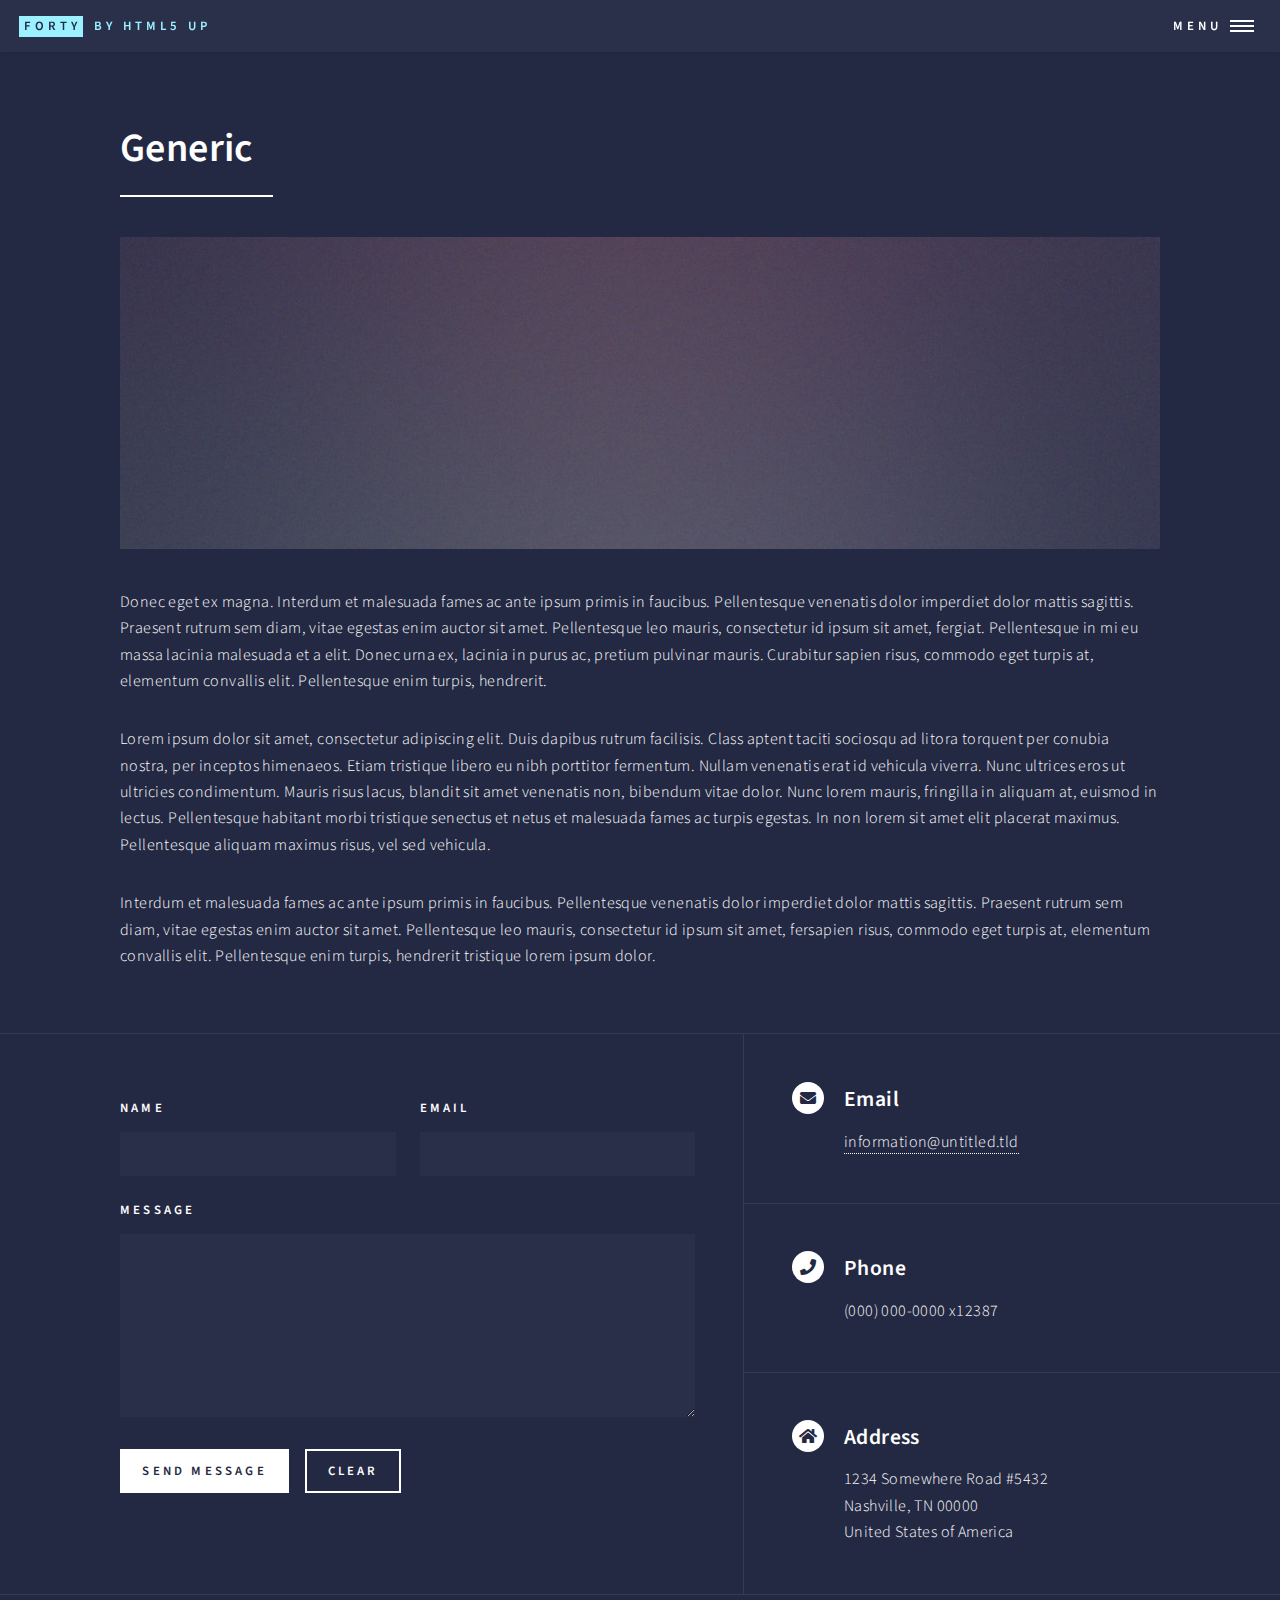
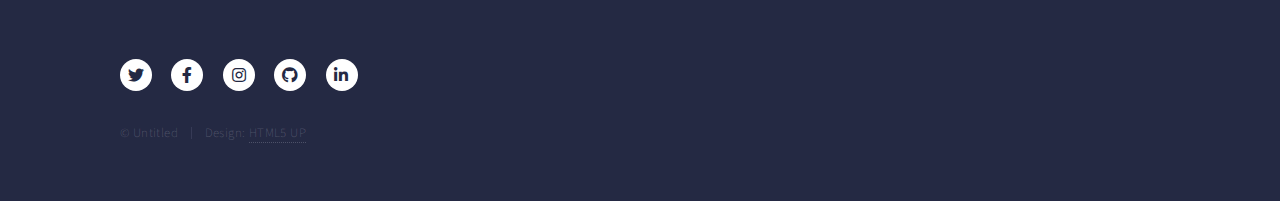
<file: generic.html>
<!DOCTYPE HTML>
<!--
	Forty by HTML5 UP
	html5up.net | @ajlkn
	Free for personal and commercial use under the CCA 3.0 license (html5up.net/license)
-->
<html>
	<head>
		<title>Generic - Forty by HTML5 UP</title>
		<meta charset="utf-8" />
		<meta name="viewport" content="width=device-width, initial-scale=1, user-scalable=no" />
		<link rel="stylesheet" href="assets/css/main.css" />
		<noscript><link rel="stylesheet" href="assets/css/noscript.css" /></noscript>
	</head>
	<body class="is-preload">

		<!-- Wrapper -->
			<div id="wrapper">

				<!-- Header -->
					<header id="header">
						<a href="index.html" class="logo"><strong>Forty</strong> <span>by HTML5 UP</span></a>
						<nav>
							<a href="#menu">Menu</a>
						</nav>
					</header>

				<!-- Menu -->
					<nav id="menu">
						<ul class="links">
							<li><a href="index.html">Home</a></li>
							<li><a href="landing.html">Landing</a></li>
							<li><a href="generic.html">Generic</a></li>
							<li><a href="elements.html">Elements</a></li>
						</ul>
						<ul class="actions stacked">
							<li><a href="#" class="button primary fit">Get Started</a></li>
							<li><a href="#" class="button fit">Log In</a></li>
						</ul>
					</nav>

				<!-- Main -->
					<div id="main" class="alt">

						<!-- One -->
							<section id="one">
								<div class="inner">
									<header class="major">
										<h1>Generic</h1>
									</header>
									<span class="image main"><img src="images/pic11.jpg" alt="" /></span>
									<p>Donec eget ex magna. Interdum et malesuada fames ac ante ipsum primis in faucibus. Pellentesque venenatis dolor imperdiet dolor mattis sagittis. Praesent rutrum sem diam, vitae egestas enim auctor sit amet. Pellentesque leo mauris, consectetur id ipsum sit amet, fergiat. Pellentesque in mi eu massa lacinia malesuada et a elit. Donec urna ex, lacinia in purus ac, pretium pulvinar mauris. Curabitur sapien risus, commodo eget turpis at, elementum convallis elit. Pellentesque enim turpis, hendrerit.</p>
									<p>Lorem ipsum dolor sit amet, consectetur adipiscing elit. Duis dapibus rutrum facilisis. Class aptent taciti sociosqu ad litora torquent per conubia nostra, per inceptos himenaeos. Etiam tristique libero eu nibh porttitor fermentum. Nullam venenatis erat id vehicula viverra. Nunc ultrices eros ut ultricies condimentum. Mauris risus lacus, blandit sit amet venenatis non, bibendum vitae dolor. Nunc lorem mauris, fringilla in aliquam at, euismod in lectus. Pellentesque habitant morbi tristique senectus et netus et malesuada fames ac turpis egestas. In non lorem sit amet elit placerat maximus. Pellentesque aliquam maximus risus, vel sed vehicula.</p>
									<p>Interdum et malesuada fames ac ante ipsum primis in faucibus. Pellentesque venenatis dolor imperdiet dolor mattis sagittis. Praesent rutrum sem diam, vitae egestas enim auctor sit amet. Pellentesque leo mauris, consectetur id ipsum sit amet, fersapien risus, commodo eget turpis at, elementum convallis elit. Pellentesque enim turpis, hendrerit tristique lorem ipsum dolor.</p>
								</div>
							</section>

					</div>

				<!-- Contact -->
					<section id="contact">
						<div class="inner">
							<section>
								<form method="post" action="#">
									<div class="fields">
										<div class="field half">
											<label for="name">Name</label>
											<input type="text" name="name" id="name" />
										</div>
										<div class="field half">
											<label for="email">Email</label>
											<input type="text" name="email" id="email" />
										</div>
										<div class="field">
											<label for="message">Message</label>
											<textarea name="message" id="message" rows="6"></textarea>
										</div>
									</div>
									<ul class="actions">
										<li><input type="submit" value="Send Message" class="primary" /></li>
										<li><input type="reset" value="Clear" /></li>
									</ul>
								</form>
							</section>
							<section class="split">
								<section>
									<div class="contact-method">
										<span class="icon solid alt fa-envelope"></span>
										<h3>Email</h3>
										<a href="#">information@untitled.tld</a>
									</div>
								</section>
								<section>
									<div class="contact-method">
										<span class="icon solid alt fa-phone"></span>
										<h3>Phone</h3>
										<span>(000) 000-0000 x12387</span>
									</div>
								</section>
								<section>
									<div class="contact-method">
										<span class="icon solid alt fa-home"></span>
										<h3>Address</h3>
										<span>1234 Somewhere Road #5432<br />
										Nashville, TN 00000<br />
										United States of America</span>
									</div>
								</section>
							</section>
						</div>
					</section>

				<!-- Footer -->
					<footer id="footer">
						<div class="inner">
							<ul class="icons">
								<li><a href="#" class="icon brands alt fa-twitter"><span class="label">Twitter</span></a></li>
								<li><a href="#" class="icon brands alt fa-facebook-f"><span class="label">Facebook</span></a></li>
								<li><a href="#" class="icon brands alt fa-instagram"><span class="label">Instagram</span></a></li>
								<li><a href="#" class="icon brands alt fa-github"><span class="label">GitHub</span></a></li>
								<li><a href="#" class="icon brands alt fa-linkedin-in"><span class="label">LinkedIn</span></a></li>
							</ul>
							<ul class="copyright">
								<li>&copy; Untitled</li><li>Design: <a href="https://html5up.net">HTML5 UP</a></li>
							</ul>
						</div>
					</footer>

			</div>

		<!-- Scripts -->
			<script src="assets/js/jquery.min.js"></script>
			<script src="assets/js/jquery.scrolly.min.js"></script>
			<script src="assets/js/jquery.scrollex.min.js"></script>
			<script src="assets/js/browser.min.js"></script>
			<script src="assets/js/breakpoints.min.js"></script>
			<script src="assets/js/util.js"></script>
			<script src="assets/js/main.js"></script>

	</body>
</html>
</file>
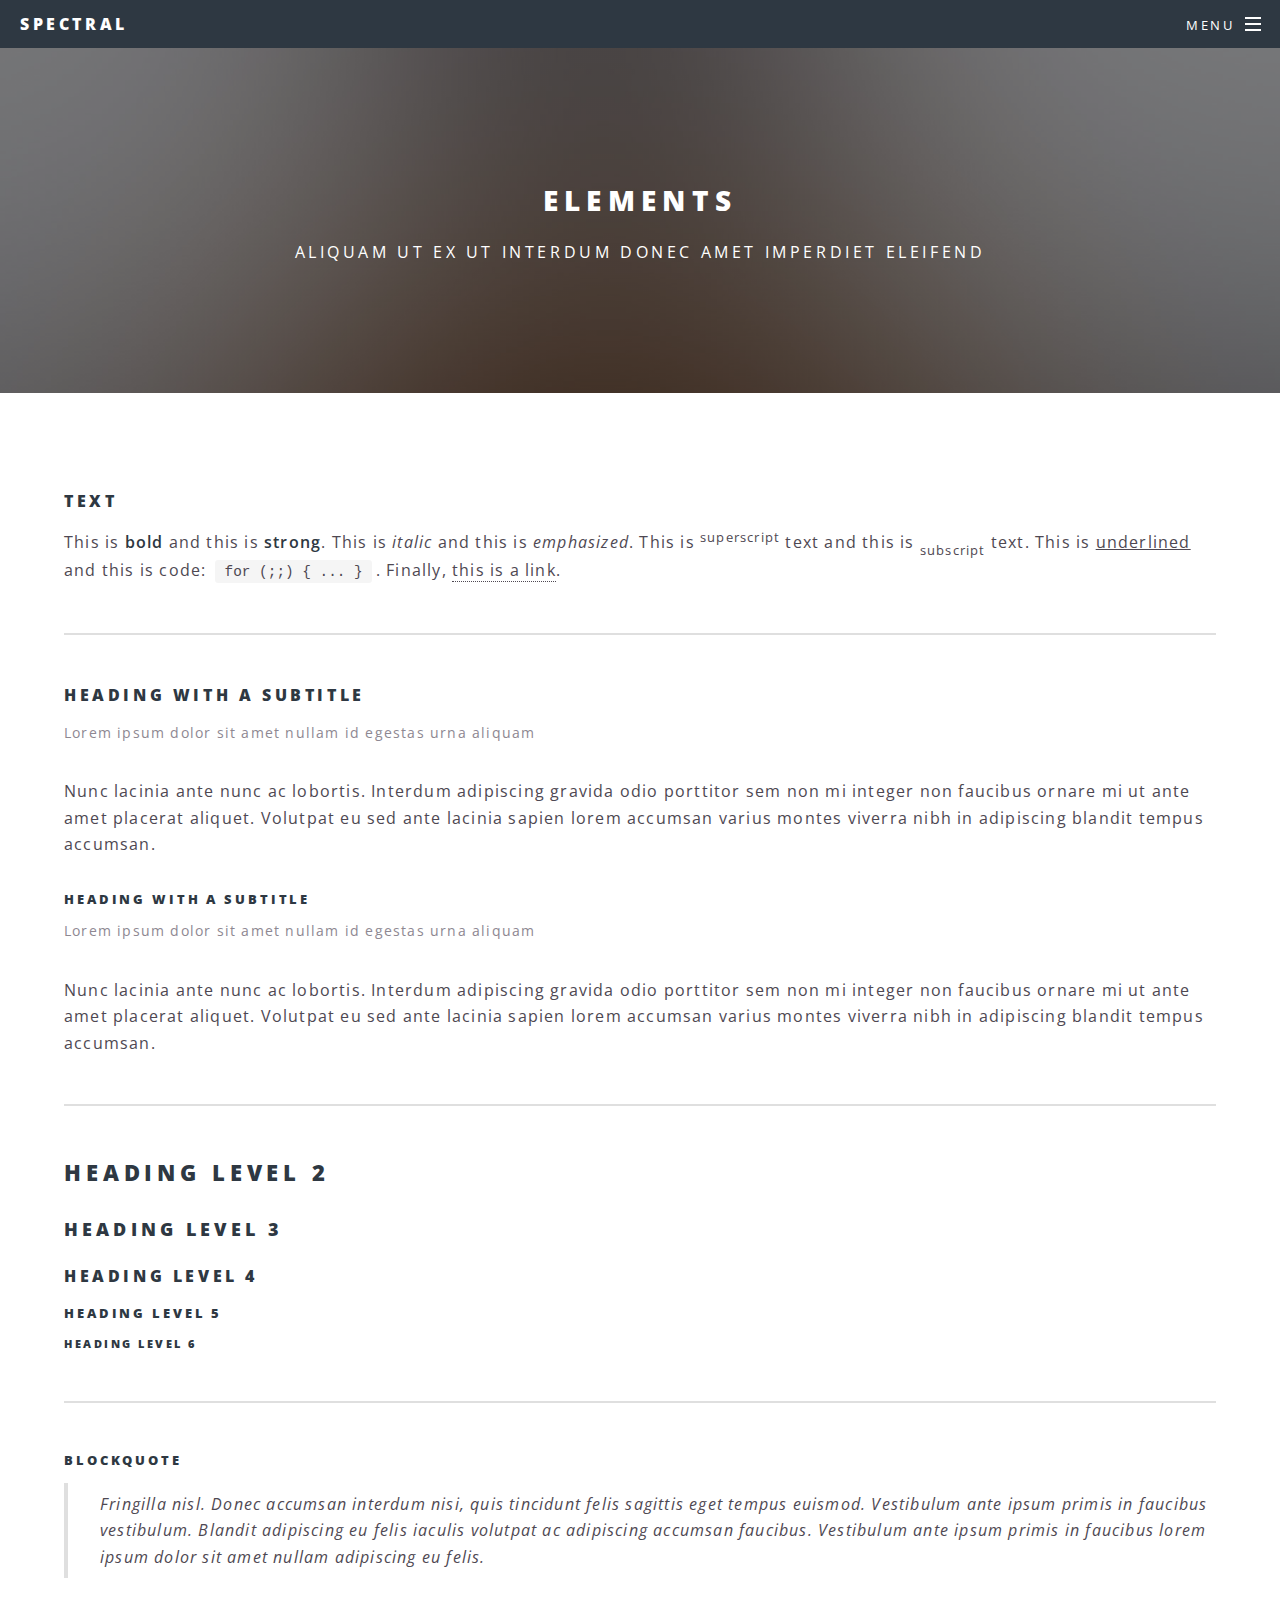
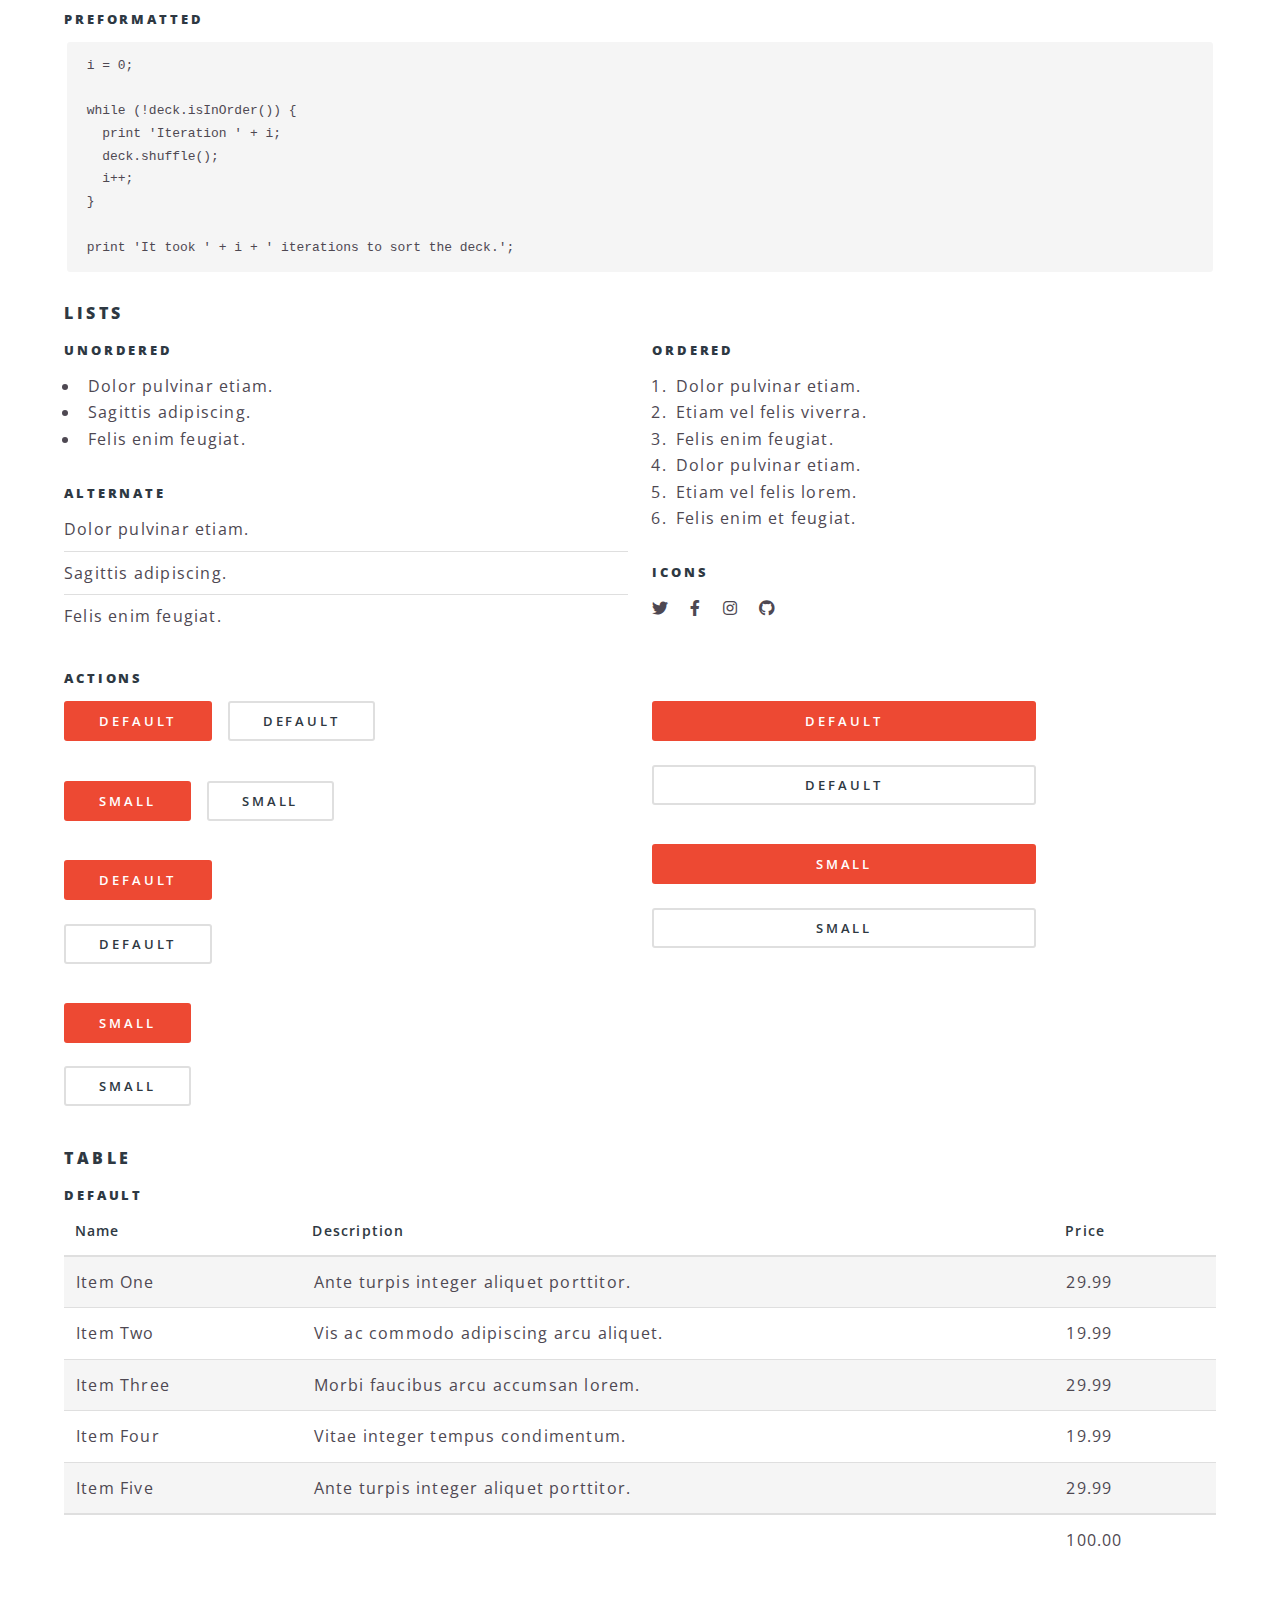
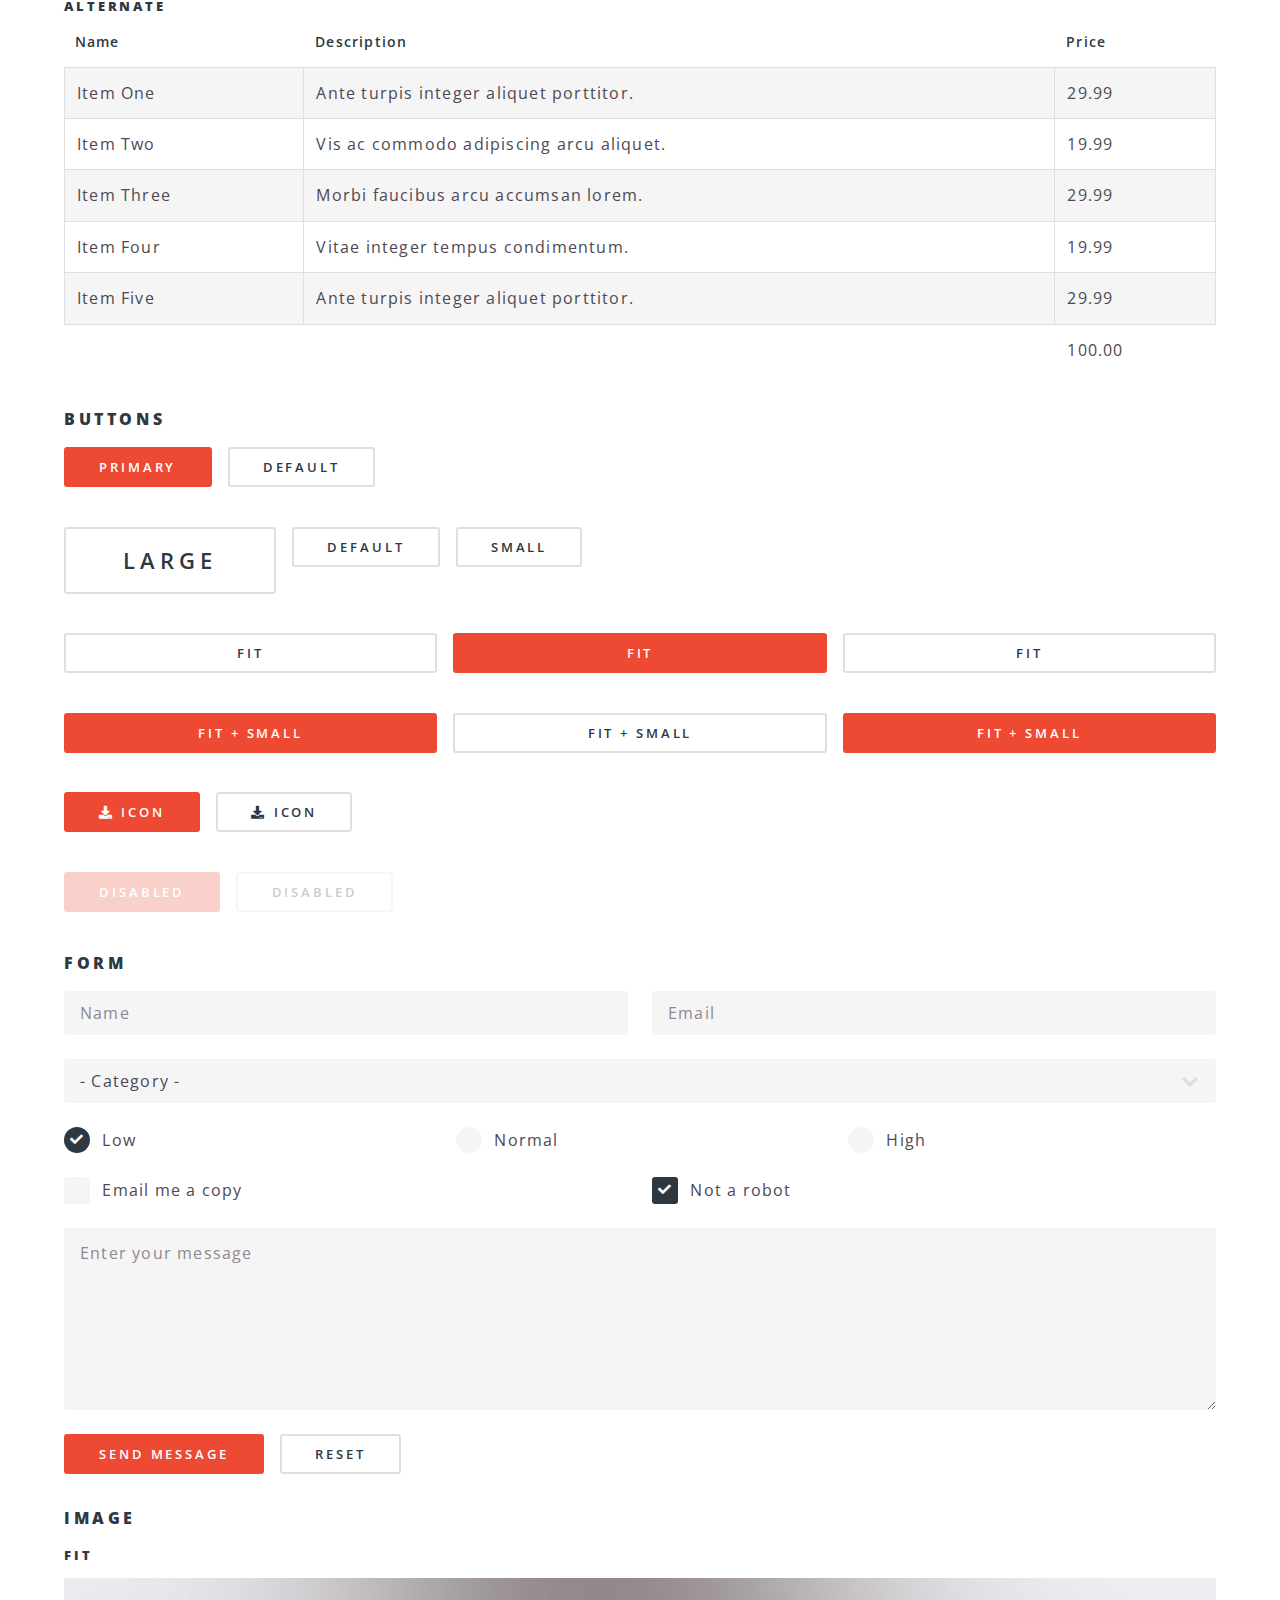
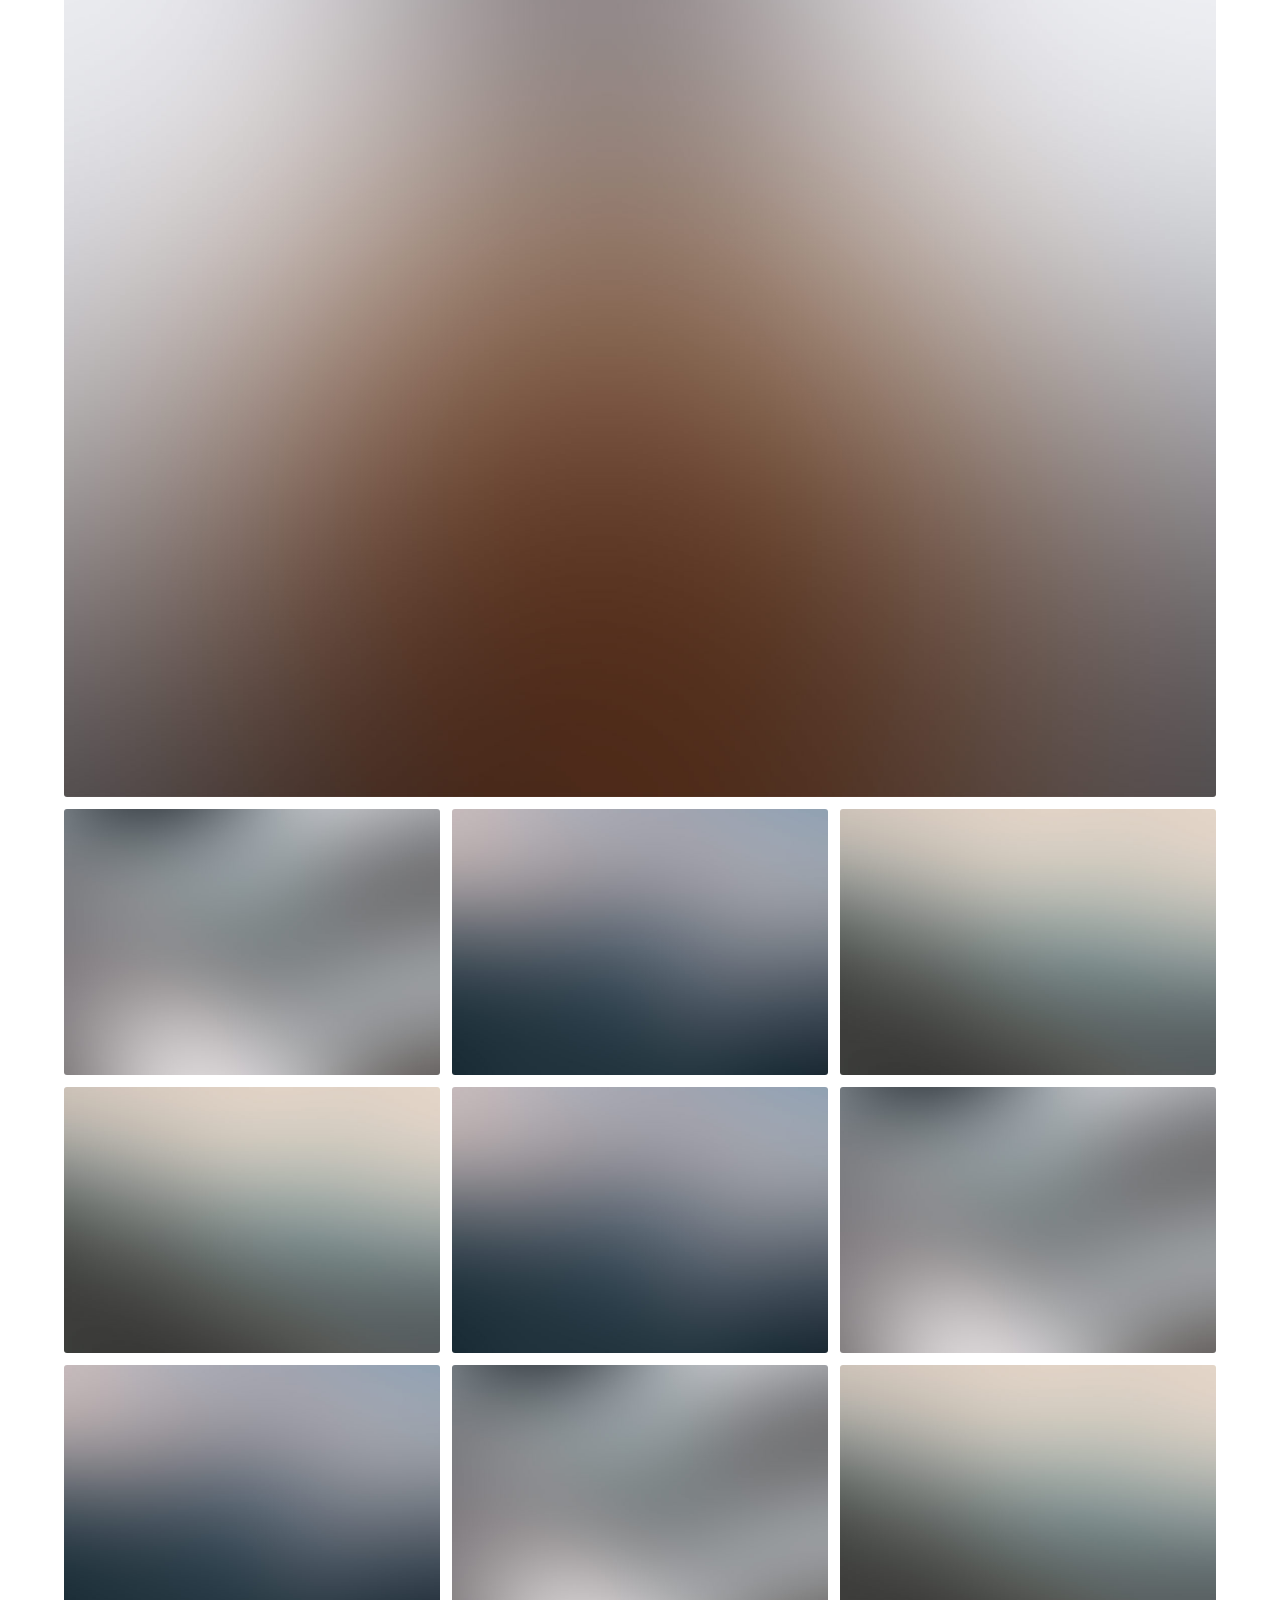
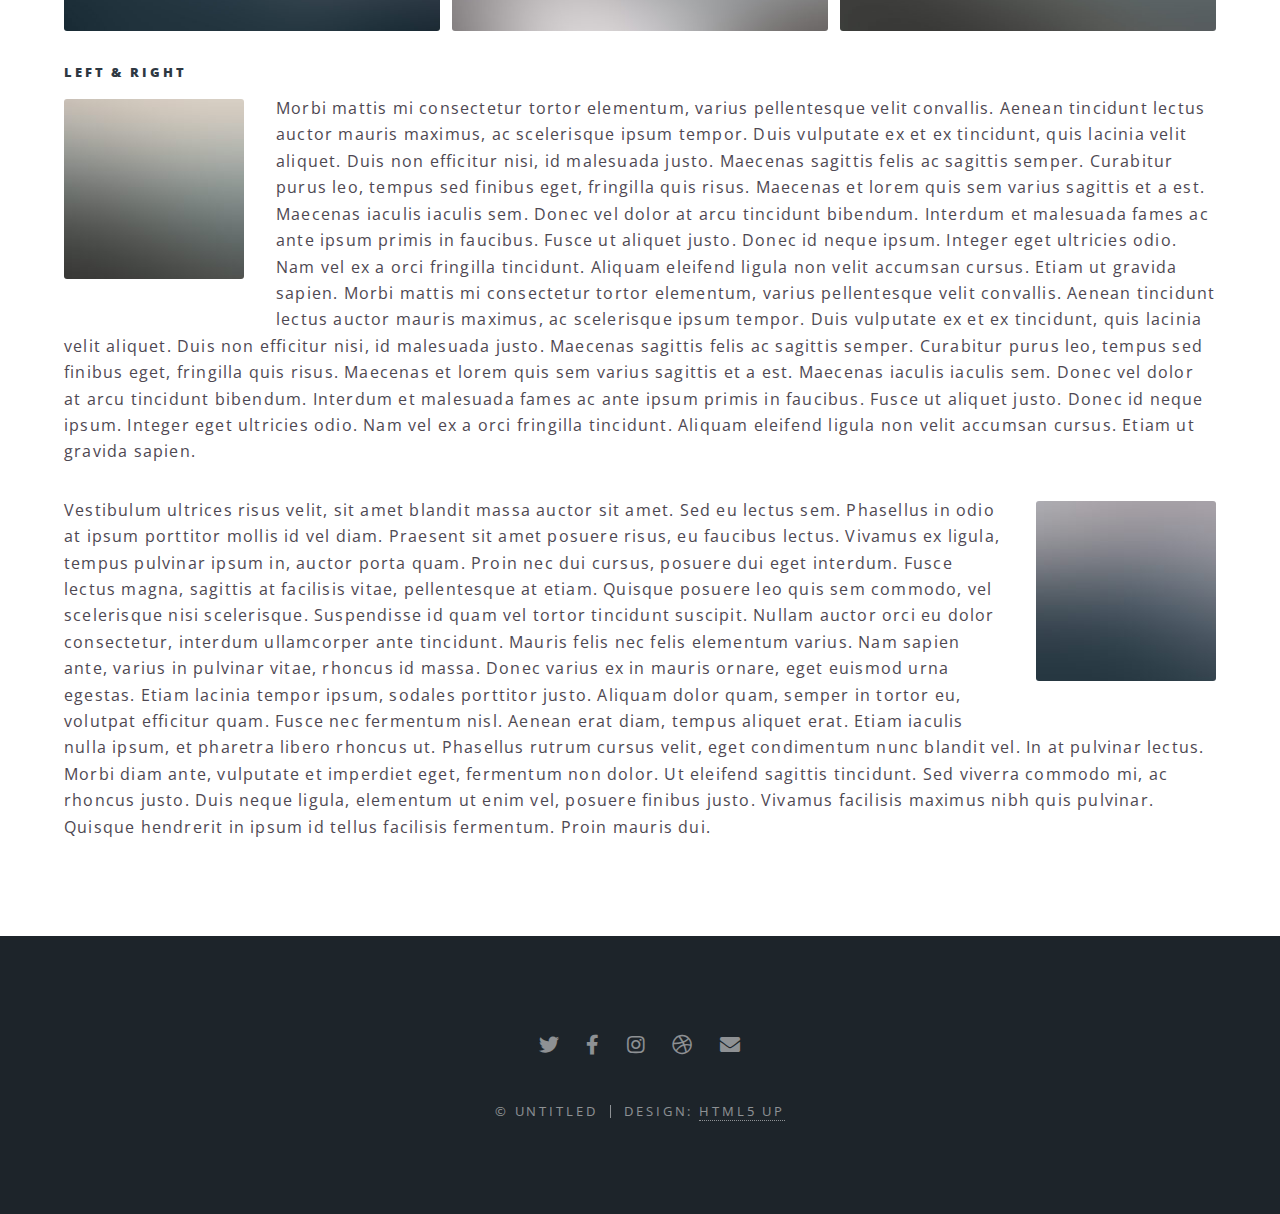
<file: GRUPO-2/elements.html>
<!DOCTYPE HTML>
<!--
	Spectral by HTML5 UP
	html5up.net | @ajlkn
	Free for personal and commercial use under the CCA 3.0 license (html5up.net/license)
-->
<html>
	<head>
		<title>Elements - Spectral by HTML5 UP</title>
		<meta charset="utf-8" />
		<meta name="viewport" content="width=device-width, initial-scale=1, user-scalable=no" />
		<link rel="stylesheet" href="assets/css/main.css" />
		<noscript><link rel="stylesheet" href="assets/css/noscript.css" /></noscript>
	</head>
	<body class="is-preload">

		<!-- Page Wrapper -->
			<div id="page-wrapper">

				<!-- Header -->
					<header id="header">
						<h1><a href="index.html">Spectral</a></h1>
						<nav id="nav">
							<ul>
								<li class="special">
									<a href="#menu" class="menuToggle"><span>Menu</span></a>
									<div id="menu">
										<ul>
											<li><a href="index.html">Home</a></li>
											<li><a href="generic.html">Generic</a></li>
											<li><a href="elements.html">Elements</a></li>
											<li><a href="#">Sign Up</a></li>
											<li><a href="#">Log In</a></li>
										</ul>
									</div>
								</li>
							</ul>
						</nav>
					</header>

				<!-- Main -->
					<article id="main">
						<header>
							<h2>Elements</h2>
							<p>Aliquam ut ex ut interdum donec amet imperdiet eleifend</p>
						</header>
						<section class="wrapper style5">
							<div class="inner">

								<section>
									<h4>Text</h4>
									<p>This is <b>bold</b> and this is <strong>strong</strong>. This is <i>italic</i> and this is <em>emphasized</em>.
									This is <sup>superscript</sup> text and this is <sub>subscript</sub> text.
									This is <u>underlined</u> and this is code: <code>for (;;) { ... }</code>. Finally, <a href="#">this is a link</a>.</p>
									<hr />
									<header>
										<h4>Heading with a Subtitle</h4>
										<p>Lorem ipsum dolor sit amet nullam id egestas urna aliquam</p>
									</header>
									<p>Nunc lacinia ante nunc ac lobortis. Interdum adipiscing gravida odio porttitor sem non mi integer non faucibus ornare mi ut ante amet placerat aliquet. Volutpat eu sed ante lacinia sapien lorem accumsan varius montes viverra nibh in adipiscing blandit tempus accumsan.</p>
									<header>
										<h5>Heading with a Subtitle</h5>
										<p>Lorem ipsum dolor sit amet nullam id egestas urna aliquam</p>
									</header>
									<p>Nunc lacinia ante nunc ac lobortis. Interdum adipiscing gravida odio porttitor sem non mi integer non faucibus ornare mi ut ante amet placerat aliquet. Volutpat eu sed ante lacinia sapien lorem accumsan varius montes viverra nibh in adipiscing blandit tempus accumsan.</p>
									<hr />
									<h2>Heading Level 2</h2>
									<h3>Heading Level 3</h3>
									<h4>Heading Level 4</h4>
									<h5>Heading Level 5</h5>
									<h6>Heading Level 6</h6>
									<hr />
									<h5>Blockquote</h5>
									<blockquote>Fringilla nisl. Donec accumsan interdum nisi, quis tincidunt felis sagittis eget tempus euismod. Vestibulum ante ipsum primis in faucibus vestibulum. Blandit adipiscing eu felis iaculis volutpat ac adipiscing accumsan faucibus. Vestibulum ante ipsum primis in faucibus lorem ipsum dolor sit amet nullam adipiscing eu felis.</blockquote>
									<h5>Preformatted</h5>
									<pre><code>i = 0;

while (!deck.isInOrder()) {
  print 'Iteration ' + i;
  deck.shuffle();
  i++;
}

print 'It took ' + i + ' iterations to sort the deck.';</code></pre>
								</section>

								<section>
									<h4>Lists</h4>
									<div class="row">
										<div class="col-6 col-12-medium">
											<h5>Unordered</h5>
											<ul>
												<li>Dolor pulvinar etiam.</li>
												<li>Sagittis adipiscing.</li>
												<li>Felis enim feugiat.</li>
											</ul>
											<h5>Alternate</h5>
											<ul class="alt">
												<li>Dolor pulvinar etiam.</li>
												<li>Sagittis adipiscing.</li>
												<li>Felis enim feugiat.</li>
											</ul>
										</div>
										<div class="col-6 col-12-medium">
											<h5>Ordered</h5>
											<ol>
												<li>Dolor pulvinar etiam.</li>
												<li>Etiam vel felis viverra.</li>
												<li>Felis enim feugiat.</li>
												<li>Dolor pulvinar etiam.</li>
												<li>Etiam vel felis lorem.</li>
												<li>Felis enim et feugiat.</li>
											</ol>
											<h5>Icons</h5>
											<ul class="icons">
												<li><a href="#" class="icon brands fa-twitter"><span class="label">Twitter</span></a></li>
												<li><a href="#" class="icon brands fa-facebook-f"><span class="label">Facebook</span></a></li>
												<li><a href="#" class="icon brands fa-instagram"><span class="label">Instagram</span></a></li>
												<li><a href="#" class="icon brands fa-github"><span class="label">Github</span></a></li>
											</ul>
										</div>
									</div>
									<h5>Actions</h5>
									<div class="row">
										<div class="col-6 col-12-medium">
											<ul class="actions">
												<li><a href="#" class="button primary">Default</a></li>
												<li><a href="#" class="button">Default</a></li>
											</ul>
											<ul class="actions small">
												<li><a href="#" class="button primary small">Small</a></li>
												<li><a href="#" class="button small">Small</a></li>
											</ul>
											<ul class="actions stacked">
												<li><a href="#" class="button primary">Default</a></li>
												<li><a href="#" class="button">Default</a></li>
											</ul>
											<ul class="actions stacked">
												<li><a href="#" class="button primary small">Small</a></li>
												<li><a href="#" class="button small">Small</a></li>
											</ul>
										</div>
										<div class="col-6 col-12-medium">
											<ul class="actions stacked">
												<li><a href="#" class="button primary fit">Default</a></li>
												<li><a href="#" class="button fit">Default</a></li>
											</ul>
											<ul class="actions stacked">
												<li><a href="#" class="button primary small fit">Small</a></li>
												<li><a href="#" class="button small fit">Small</a></li>
											</ul>
										</div>
									</div>
								</section>

								<section>
									<h4>Table</h4>
									<h5>Default</h5>
									<div class="table-wrapper">
										<table>
											<thead>
												<tr>
													<th>Name</th>
													<th>Description</th>
													<th>Price</th>
												</tr>
											</thead>
											<tbody>
												<tr>
													<td>Item One</td>
													<td>Ante turpis integer aliquet porttitor.</td>
													<td>29.99</td>
												</tr>
												<tr>
													<td>Item Two</td>
													<td>Vis ac commodo adipiscing arcu aliquet.</td>
													<td>19.99</td>
												</tr>
												<tr>
													<td>Item Three</td>
													<td> Morbi faucibus arcu accumsan lorem.</td>
													<td>29.99</td>
												</tr>
												<tr>
													<td>Item Four</td>
													<td>Vitae integer tempus condimentum.</td>
													<td>19.99</td>
												</tr>
												<tr>
													<td>Item Five</td>
													<td>Ante turpis integer aliquet porttitor.</td>
													<td>29.99</td>
												</tr>
											</tbody>
											<tfoot>
												<tr>
													<td colspan="2"></td>
													<td>100.00</td>
												</tr>
											</tfoot>
										</table>
									</div>

									<h5>Alternate</h5>
									<div class="table-wrapper">
										<table class="alt">
											<thead>
												<tr>
													<th>Name</th>
													<th>Description</th>
													<th>Price</th>
												</tr>
											</thead>
											<tbody>
												<tr>
													<td>Item One</td>
													<td>Ante turpis integer aliquet porttitor.</td>
													<td>29.99</td>
												</tr>
												<tr>
													<td>Item Two</td>
													<td>Vis ac commodo adipiscing arcu aliquet.</td>
													<td>19.99</td>
												</tr>
												<tr>
													<td>Item Three</td>
													<td> Morbi faucibus arcu accumsan lorem.</td>
													<td>29.99</td>
												</tr>
												<tr>
													<td>Item Four</td>
													<td>Vitae integer tempus condimentum.</td>
													<td>19.99</td>
												</tr>
												<tr>
													<td>Item Five</td>
													<td>Ante turpis integer aliquet porttitor.</td>
													<td>29.99</td>
												</tr>
											</tbody>
											<tfoot>
												<tr>
													<td colspan="2"></td>
													<td>100.00</td>
												</tr>
											</tfoot>
										</table>
									</div>
								</section>

								<section>
									<h4>Buttons</h4>
									<ul class="actions">
										<li><a href="#" class="button primary">Primary</a></li>
										<li><a href="#" class="button">Default</a></li>
									</ul>
									<ul class="actions">
										<li><a href="#" class="button large">Large</a></li>
										<li><a href="#" class="button">Default</a></li>
										<li><a href="#" class="button small">Small</a></li>
									</ul>
									<ul class="actions fit">
										<li><a href="#" class="button fit">Fit</a></li>
										<li><a href="#" class="button primary fit">Fit</a></li>
										<li><a href="#" class="button fit">Fit</a></li>
									</ul>
									<ul class="actions fit small">
										<li><a href="#" class="button primary fit small">Fit + Small</a></li>
										<li><a href="#" class="button fit small">Fit + Small</a></li>
										<li><a href="#" class="button primary fit small">Fit + Small</a></li>
									</ul>
									<ul class="actions">
										<li><a href="#" class="button primary icon solid fa-download">Icon</a></li>
										<li><a href="#" class="button icon solid fa-download">Icon</a></li>
									</ul>
									<ul class="actions">
										<li><span class="button primary disabled">Disabled</span></li>
										<li><span class="button disabled">Disabled</span></li>
									</ul>
								</section>

								<section>
									<h4>Form</h4>
									<form method="post" action="#">
										<div class="row gtr-uniform">
											<div class="col-6 col-12-xsmall">
												<input type="text" name="demo-name" id="demo-name" value="" placeholder="Name" />
											</div>
											<div class="col-6 col-12-xsmall">
												<input type="email" name="demo-email" id="demo-email" value="" placeholder="Email" />
											</div>
											<div class="col-12">
												<select name="demo-category" id="demo-category">
													<option value="">- Category -</option>
													<option value="1">Manufacturing</option>
													<option value="1">Shipping</option>
													<option value="1">Administration</option>
													<option value="1">Human Resources</option>
												</select>
											</div>
											<div class="col-4 col-12-small">
												<input type="radio" id="demo-priority-low" name="demo-priority" checked>
												<label for="demo-priority-low">Low</label>
											</div>
											<div class="col-4 col-12-small">
												<input type="radio" id="demo-priority-normal" name="demo-priority">
												<label for="demo-priority-normal">Normal</label>
											</div>
											<div class="col-4 col-12-small">
												<input type="radio" id="demo-priority-high" name="demo-priority">
												<label for="demo-priority-high">High</label>
											</div>
											<div class="col-6 col-12-small">
												<input type="checkbox" id="demo-copy" name="demo-copy">
												<label for="demo-copy">Email me a copy</label>
											</div>
											<div class="col-6 col-12-small">
												<input type="checkbox" id="demo-human" name="demo-human" checked>
												<label for="demo-human">Not a robot</label>
											</div>
											<div class="col-12">
												<textarea name="demo-message" id="demo-message" placeholder="Enter your message" rows="6"></textarea>
											</div>
											<div class="col-12">
												<ul class="actions">
													<li><input type="submit" value="Send Message" class="primary" /></li>
													<li><input type="reset" value="Reset" /></li>
												</ul>
											</div>
										</div>
									</form>
								</section>

								<section>
									<h4>Image</h4>
									<h5>Fit</h5>
									<div class="box alt">
										<div class="row gtr-50 gtr-uniform">
											<div class="col-12"><span class="image fit"><img src="images/banner.jpg" alt="" /></span></div>
											<div class="col-4"><span class="image fit"><img src="images/pic01.jpg" alt="" /></span></div>
											<div class="col-4"><span class="image fit"><img src="images/pic02.jpg" alt="" /></span></div>
											<div class="col-4"><span class="image fit"><img src="images/pic03.jpg" alt="" /></span></div>
											<div class="col-4"><span class="image fit"><img src="images/pic03.jpg" alt="" /></span></div>
											<div class="col-4"><span class="image fit"><img src="images/pic02.jpg" alt="" /></span></div>
											<div class="col-4"><span class="image fit"><img src="images/pic01.jpg" alt="" /></span></div>
											<div class="col-4"><span class="image fit"><img src="images/pic02.jpg" alt="" /></span></div>
											<div class="col-4"><span class="image fit"><img src="images/pic01.jpg" alt="" /></span></div>
											<div class="col-4"><span class="image fit"><img src="images/pic03.jpg" alt="" /></span></div>
										</div>
									</div>
									<h5>Left &amp; Right</h5>
									<p><span class="image left"><img src="images/pic04.jpg" alt="" /></span>Morbi mattis mi consectetur tortor elementum, varius pellentesque velit convallis. Aenean tincidunt lectus auctor mauris maximus, ac scelerisque ipsum tempor. Duis vulputate ex et ex tincidunt, quis lacinia velit aliquet. Duis non efficitur nisi, id malesuada justo. Maecenas sagittis felis ac sagittis semper. Curabitur purus leo, tempus sed finibus eget, fringilla quis risus. Maecenas et lorem quis sem varius sagittis et a est. Maecenas iaculis iaculis sem. Donec vel dolor at arcu tincidunt bibendum. Interdum et malesuada fames ac ante ipsum primis in faucibus. Fusce ut aliquet justo. Donec id neque ipsum. Integer eget ultricies odio. Nam vel ex a orci fringilla tincidunt. Aliquam eleifend ligula non velit accumsan cursus. Etiam ut gravida sapien. Morbi mattis mi consectetur tortor elementum, varius pellentesque velit convallis. Aenean tincidunt lectus auctor mauris maximus, ac scelerisque ipsum tempor. Duis vulputate ex et ex tincidunt, quis lacinia velit aliquet. Duis non efficitur nisi, id malesuada justo. Maecenas sagittis felis ac sagittis semper. Curabitur purus leo, tempus sed finibus eget, fringilla quis risus. Maecenas et lorem quis sem varius sagittis et a est. Maecenas iaculis iaculis sem. Donec vel dolor at arcu tincidunt bibendum. Interdum et malesuada fames ac ante ipsum primis in faucibus. Fusce ut aliquet justo. Donec id neque ipsum. Integer eget ultricies odio. Nam vel ex a orci fringilla tincidunt. Aliquam eleifend ligula non velit accumsan cursus. Etiam ut gravida sapien.</p>
									<p><span class="image right"><img src="images/pic05.jpg" alt="" /></span>Vestibulum ultrices risus velit, sit amet blandit massa auctor sit amet. Sed eu lectus sem. Phasellus in odio at ipsum porttitor mollis id vel diam. Praesent sit amet posuere risus, eu faucibus lectus. Vivamus ex ligula, tempus pulvinar ipsum in, auctor porta quam. Proin nec dui cursus, posuere dui eget interdum. Fusce lectus magna, sagittis at facilisis vitae, pellentesque at etiam. Quisque posuere leo quis sem commodo, vel scelerisque nisi scelerisque. Suspendisse id quam vel tortor tincidunt suscipit. Nullam auctor orci eu dolor consectetur, interdum ullamcorper ante tincidunt. Mauris felis nec felis elementum varius. Nam sapien ante, varius in pulvinar vitae, rhoncus id massa. Donec varius ex in mauris ornare, eget euismod urna egestas. Etiam lacinia tempor ipsum, sodales porttitor justo. Aliquam dolor quam, semper in tortor eu, volutpat efficitur quam. Fusce nec fermentum nisl. Aenean erat diam, tempus aliquet erat. Etiam iaculis nulla ipsum, et pharetra libero rhoncus ut. Phasellus rutrum cursus velit, eget condimentum nunc blandit vel. In at pulvinar lectus. Morbi diam ante, vulputate et imperdiet eget, fermentum non dolor. Ut eleifend sagittis tincidunt. Sed viverra commodo mi, ac rhoncus justo. Duis neque ligula, elementum ut enim vel, posuere finibus justo. Vivamus facilisis maximus nibh quis pulvinar. Quisque hendrerit in ipsum id tellus facilisis fermentum. Proin mauris dui.</p>
								</section>

							</div>
						</section>
					</article>

				<!-- Footer -->
					<footer id="footer">
						<ul class="icons">
							<li><a href="#" class="icon brands fa-twitter"><span class="label">Twitter</span></a></li>
							<li><a href="#" class="icon brands fa-facebook-f"><span class="label">Facebook</span></a></li>
							<li><a href="#" class="icon brands fa-instagram"><span class="label">Instagram</span></a></li>
							<li><a href="#" class="icon brands fa-dribbble"><span class="label">Dribbble</span></a></li>
							<li><a href="#" class="icon solid fa-envelope"><span class="label">Email</span></a></li>
						</ul>
						<ul class="copyright">
							<li>&copy; Untitled</li><li>Design: <a href="http://html5up.net">HTML5 UP</a></li>
						</ul>
					</footer>

			</div>

		<!-- Scripts -->
			<script src="assets/js/jquery.min.js"></script>
			<script src="assets/js/jquery.scrollex.min.js"></script>
			<script src="assets/js/jquery.scrolly.min.js"></script>
			<script src="assets/js/browser.min.js"></script>
			<script src="assets/js/breakpoints.min.js"></script>
			<script src="assets/js/util.js"></script>
			<script src="assets/js/main.js"></script>

	</body>
</html>
</file>
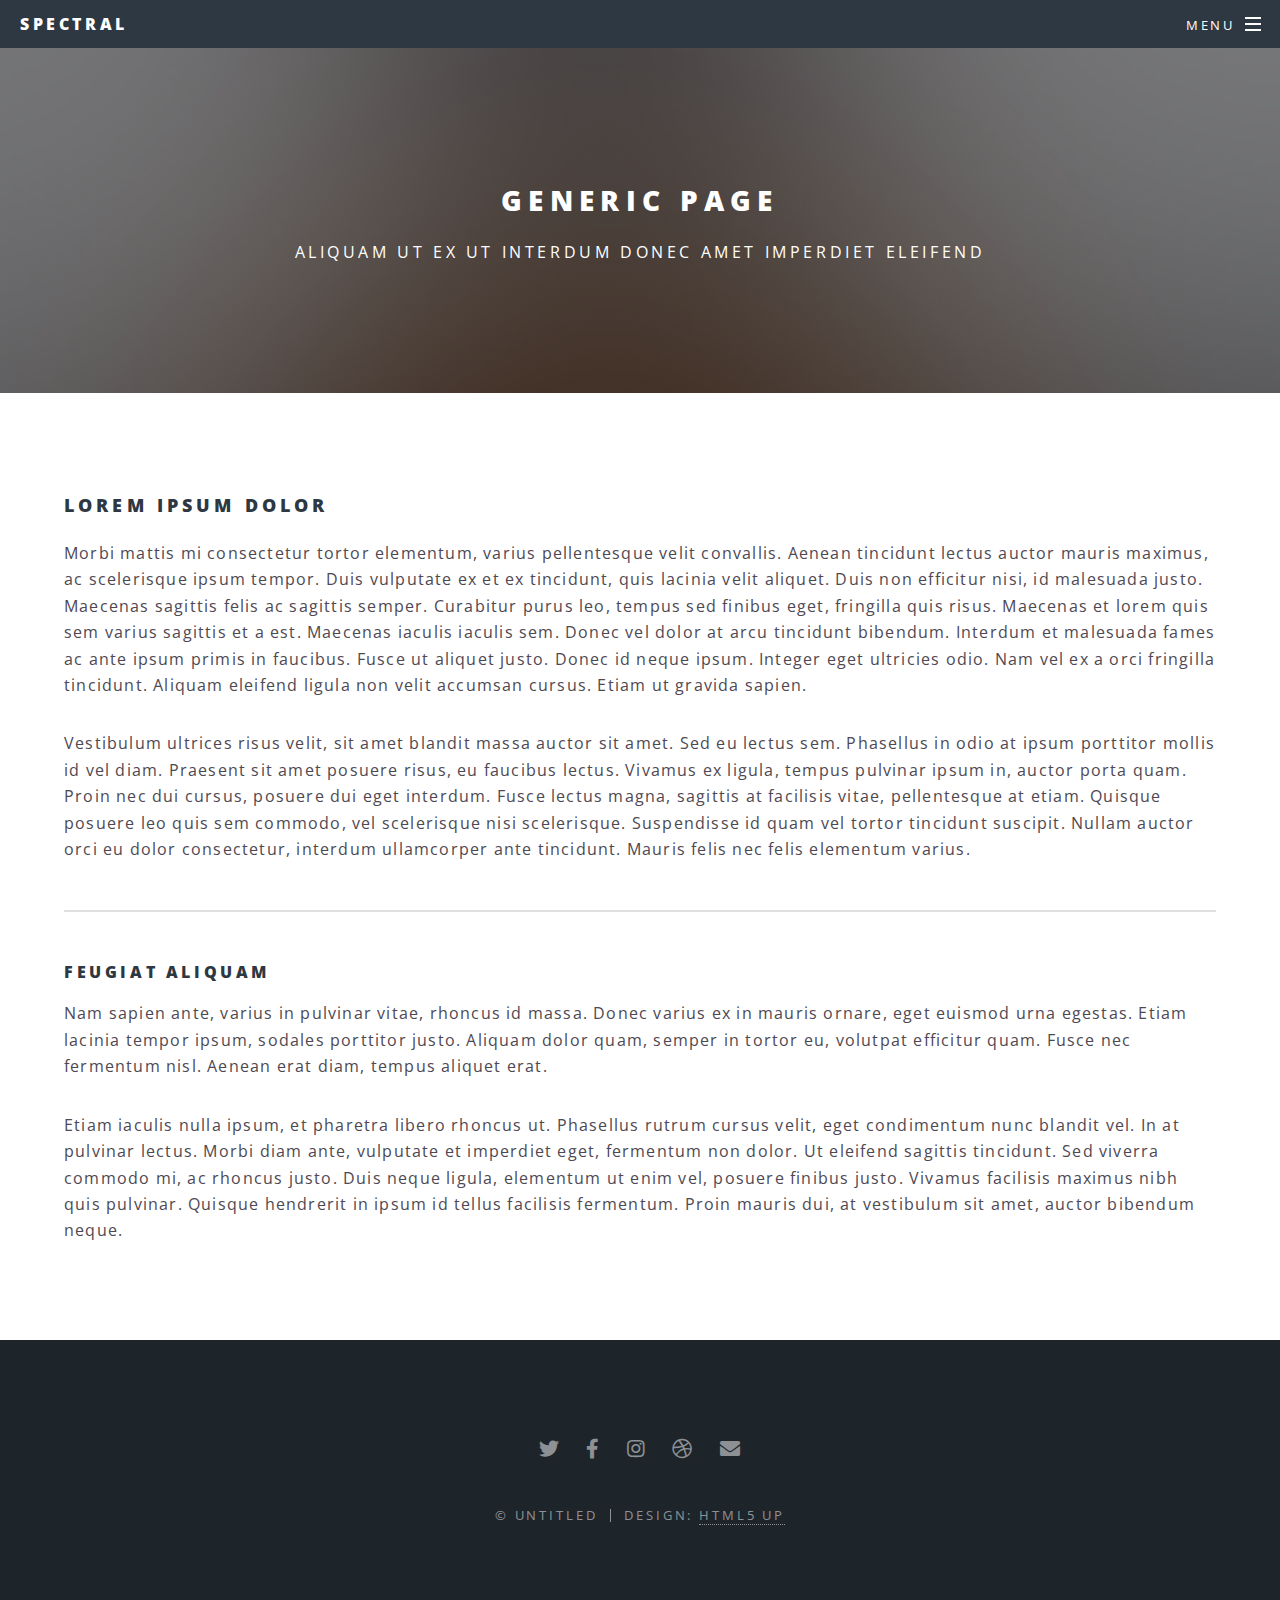
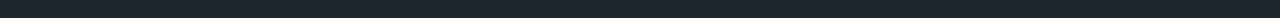
<file: GRUPO-2/generic.html>
<!DOCTYPE HTML>
<!--
	Spectral by HTML5 UP
	html5up.net | @ajlkn
	Free for personal and commercial use under the CCA 3.0 license (html5up.net/license)
-->
<html>
	<head>
		<title>Generic - Spectral by HTML5 UP</title>
		<meta charset="utf-8" />
		<meta name="viewport" content="width=device-width, initial-scale=1, user-scalable=no" />
		<link rel="stylesheet" href="assets/css/main.css" />
		<noscript><link rel="stylesheet" href="assets/css/noscript.css" /></noscript>
	</head>
	<body class="is-preload">

		<!-- Page Wrapper -->
			<div id="page-wrapper">

				<!-- Header -->
					<header id="header">
						<h1><a href="index.html">Spectral</a></h1>
						<nav id="nav">
							<ul>
								<li class="special">
									<a href="#menu" class="menuToggle"><span>Menu</span></a>
									<div id="menu">
										<ul>
											<li><a href="index.html">Home</a></li>
											<li><a href="generic.html">Generic</a></li>
											<li><a href="elements.html">Elements</a></li>
											<li><a href="#">Sign Up</a></li>
											<li><a href="#">Log In</a></li>
										</ul>
									</div>
								</li>
							</ul>
						</nav>
					</header>

				<!-- Main -->
					<article id="main">
						<header>
							<h2>Generic Page</h2>
							<p>Aliquam ut ex ut interdum donec amet imperdiet eleifend</p>
						</header>
						<section class="wrapper style5">
							<div class="inner">

								<h3>Lorem ipsum dolor</h3>
								<p>Morbi mattis mi consectetur tortor elementum, varius pellentesque velit convallis. Aenean tincidunt lectus auctor mauris maximus, ac scelerisque ipsum tempor. Duis vulputate ex et ex tincidunt, quis lacinia velit aliquet. Duis non efficitur nisi, id malesuada justo. Maecenas sagittis felis ac sagittis semper. Curabitur purus leo, tempus sed finibus eget, fringilla quis risus. Maecenas et lorem quis sem varius sagittis et a est. Maecenas iaculis iaculis sem. Donec vel dolor at arcu tincidunt bibendum. Interdum et malesuada fames ac ante ipsum primis in faucibus. Fusce ut aliquet justo. Donec id neque ipsum. Integer eget ultricies odio. Nam vel ex a orci fringilla tincidunt. Aliquam eleifend ligula non velit accumsan cursus. Etiam ut gravida sapien.</p>

								<p>Vestibulum ultrices risus velit, sit amet blandit massa auctor sit amet. Sed eu lectus sem. Phasellus in odio at ipsum porttitor mollis id vel diam. Praesent sit amet posuere risus, eu faucibus lectus. Vivamus ex ligula, tempus pulvinar ipsum in, auctor porta quam. Proin nec dui cursus, posuere dui eget interdum. Fusce lectus magna, sagittis at facilisis vitae, pellentesque at etiam. Quisque posuere leo quis sem commodo, vel scelerisque nisi scelerisque. Suspendisse id quam vel tortor tincidunt suscipit. Nullam auctor orci eu dolor consectetur, interdum ullamcorper ante tincidunt. Mauris felis nec felis elementum varius.</p>

								<hr />

								<h4>Feugiat aliquam</h4>
								<p>Nam sapien ante, varius in pulvinar vitae, rhoncus id massa. Donec varius ex in mauris ornare, eget euismod urna egestas. Etiam lacinia tempor ipsum, sodales porttitor justo. Aliquam dolor quam, semper in tortor eu, volutpat efficitur quam. Fusce nec fermentum nisl. Aenean erat diam, tempus aliquet erat.</p>

								<p>Etiam iaculis nulla ipsum, et pharetra libero rhoncus ut. Phasellus rutrum cursus velit, eget condimentum nunc blandit vel. In at pulvinar lectus. Morbi diam ante, vulputate et imperdiet eget, fermentum non dolor. Ut eleifend sagittis tincidunt. Sed viverra commodo mi, ac rhoncus justo. Duis neque ligula, elementum ut enim vel, posuere finibus justo. Vivamus facilisis maximus nibh quis pulvinar. Quisque hendrerit in ipsum id tellus facilisis fermentum. Proin mauris dui, at vestibulum sit amet, auctor bibendum neque.</p>

							</div>
						</section>
					</article>

				<!-- Footer -->
					<footer id="footer">
						<ul class="icons">
							<li><a href="#" class="icon brands fa-twitter"><span class="label">Twitter</span></a></li>
							<li><a href="#" class="icon brands fa-facebook-f"><span class="label">Facebook</span></a></li>
							<li><a href="#" class="icon brands fa-instagram"><span class="label">Instagram</span></a></li>
							<li><a href="#" class="icon brands fa-dribbble"><span class="label">Dribbble</span></a></li>
							<li><a href="#" class="icon solid fa-envelope"><span class="label">Email</span></a></li>
						</ul>
						<ul class="copyright">
							<li>&copy; Untitled</li><li>Design: <a href="http://html5up.net">HTML5 UP</a></li>
						</ul>
					</footer>

			</div>

		<!-- Scripts -->
			<script src="assets/js/jquery.min.js"></script>
			<script src="assets/js/jquery.scrollex.min.js"></script>
			<script src="assets/js/jquery.scrolly.min.js"></script>
			<script src="assets/js/browser.min.js"></script>
			<script src="assets/js/breakpoints.min.js"></script>
			<script src="assets/js/util.js"></script>
			<script src="assets/js/main.js"></script>

	</body>
</html>
</file>
<file: GRUPO-4/assets/css/noscript.css>
/*
	Spectral by HTML5 UP
	html5up.net | @ajlkn
	Free for personal and commercial use under the CCA 3.0 license (html5up.net/license)
*/

/* Banner */

	body.is-preload #banner h2 {
		-moz-transform: none;
		-webkit-transform: none;
		-ms-transform: none;
		transform: none;
		opacity: 1;
	}

		body.is-preload #banner h2:before, body.is-preload #banner h2:after {
			width: 100%;
		}

	body.is-preload #banner .more {
		-moz-transform: none;
		-webkit-transform: none;
		-ms-transform: none;
		transform: none;
		opacity: 1;
	}

	body.is-preload #banner:after {
		opacity: 0;
	}
</file>
<file: GRUPO-5/assets/css/main.css>
@import url("https://fonts.googleapis.com/css?family=Yanone+Kaffeesatz:400,300,200");

/*
	Halcyonic by HTML5 UP
	html5up.net | @ajlkn
	Free for personal and commercial use under the CCA 3.0 license (html5up.net/license)
*/

html, body, div, span, applet, object,
iframe, h1, h2, h3, h4, h5, h6, p, blockquote,
pre, a, abbr, acronym, address, big, cite,
code, del, dfn, em, img, ins, kbd, q, s, samp,
small, strike, strong, sub, sup, tt, var, b,
u, i, center, dl, dt, dd, ol, ul, li, fieldset,
form, label, legend, table, caption, tbody,
tfoot, thead, tr, th, td, article, aside,
canvas, details, embed, figure, figcaption,
footer, header, hgroup, menu, nav, output, ruby,
section, summary, time, mark, audio, video {
	margin: 0;
	padding: 0;
	border: 0;
	font-size: 100%;
	font: inherit;
	vertical-align: baseline;}

article, aside, details, figcaption, figure,
footer, header, hgroup, menu, nav, section {
	display: block;}

body {
	line-height: 1;
}

ol, ul {
	list-style: none;
}

blockquote, q {
	quotes: none;
}

	blockquote:before, blockquote:after, q:before, q:after {
		content: '';
		content: none;
	}

table {
	border-collapse: collapse;
	border-spacing: 0;
}

body {
	-webkit-text-size-adjust: none;
}

mark {
	background-color: transparent;
	color: inherit;
}

input::-moz-focus-inner {
	border: 0;
	padding: 0;
}

input, select, textarea {
	-moz-appearance: none;
	-webkit-appearance: none;
	-ms-appearance: none;
	appearance: none;
}

/* Basic */

	html {
		box-sizing: border-box;
	}

	*, *:before, *:after {
		box-sizing: inherit;
	}

	body {
		background: #D4D9DD url("images/bg03.jpg");
		color: #474f51;
		font-size: 13.5pt;
		font-family: 'Yanone Kaffeesatz';
		line-height: 1.85em;
		font-weight: 300;
	}

	input, textarea, select {
		color: #474f51;
		font-size: 13.5pt;
		font-family: 'Yanone Kaffeesatz';
		line-height: 1.85em;
		font-weight: 300;
	}

	ul, ol, p, dl {
		margin: 0 0 2em 0;
	}

	a {
		text-decoration: underline;
	}

		a:hover {
			text-decoration: none;
		}

	section > :last-child,
	section:last-child,
	.last-child {
		margin-bottom: 0 !important;
	}

/* Container */

	.container {
		margin: 0 auto;
		max-width: 100%;
		width: 1200px;
	}

		@media screen and (max-width: 1680px) {

			.container {
				width: 1200px;
			}

		}

		@media screen and (max-width: 1280px) {

			.container {
				width: calc(100% - 40px);
			}

		}

		@media screen and (max-width: 980px) {

			.container {
				width: calc(100% - 50px);
			}

		}

		@media screen and (max-width: 736px) {

			.container {
				width: calc(100% - 40px);
			}

		}

/* Row */

	.row {
		display: flex;
		flex-wrap: wrap;
		box-sizing: border-box;
		align-items: stretch;
	}

		.row > * {
			box-sizing: border-box;
		}

		.row.gtr-uniform > * > :last-child {
			margin-bottom: 0;
		}

		.row.aln-left {
			justify-content: flex-start;
		}

		.row.aln-center {
			justify-content: center;
		}

		.row.aln-right {
			justify-content: flex-end;
		}

		.row.aln-top {
			align-items: flex-start;
		}

		.row.aln-middle {
			align-items: center;
		}

		.row.aln-bottom {
			align-items: flex-end;
		}

		.row > .imp {
			order: -1;
		}

		.row > .col-1 {
			width: 8.33333%;
		}

		.row > .off-1 {
			margin-left: 8.33333%;
		}

		.row > .col-2 {
			width: 16.66667%;
		}

		.row > .off-2 {
			margin-left: 16.66667%;
		}

		.row > .col-3 {
			width: 25%;
		}

		.row > .off-3 {
			margin-left: 25%;
		}

		.row > .col-4 {
			width: 33.33333%;
		}

		.row > .off-4 {
			margin-left: 33.33333%;
		}

		.row > .col-5 {
			width: 41.66667%;
		}

		.row > .off-5 {
			margin-left: 41.66667%;
		}

		.row > .col-6 {
			width: 50%;
		}

		.row > .off-6 {
			margin-left: 50%;
		}

		.row > .col-7 {
			width: 58.33333%;
		}

		.row > .off-7 {
			margin-left: 58.33333%;
		}

		.row > .col-8 {
			width: 66.66667%;
		}

		.row > .off-8 {
			margin-left: 66.66667%;
		}

		.row > .col-9 {
			width: 75%;
		}

		.row > .off-9 {
			margin-left: 75%;
		}

		.row > .col-10 {
			width: 83.33333%;
		}

		.row > .off-10 {
			margin-left: 83.33333%;
		}

		.row > .col-11 {
			width: 91.66667%;
		}

		.row > .off-11 {
			margin-left: 91.66667%;
		}

		.row > .col-12 {
			width: 100%;
		}

		.row > .off-12 {
			margin-left: 100%;
		}

		.row.gtr-0 {
			margin-top: 0px;
			margin-left: 0px;
		}

			.row.gtr-0 > * {
				padding: 0px 0 0 0px;
			}

			.row.gtr-0.gtr-uniform {
				margin-top: 0px;
			}

				.row.gtr-0.gtr-uniform > * {
					padding-top: 0px;
				}

		.row.gtr-25 {
			margin-top: -6.25px;
			margin-left: -6.25px;
		}

			.row.gtr-25 > * {
				padding: 6.25px 0 0 6.25px;
			}

			.row.gtr-25.gtr-uniform {
				margin-top: -6.25px;
			}

				.row.gtr-25.gtr-uniform > * {
					padding-top: 6.25px;
				}

		.row.gtr-50 {
			margin-top: -12.5px;
			margin-left: -12.5px;
		}

			.row.gtr-50 > * {
				padding: 12.5px 0 0 12.5px;
			}

			.row.gtr-50.gtr-uniform {
				margin-top: -12.5px;
			}

				.row.gtr-50.gtr-uniform > * {
					padding-top: 12.5px;
				}

		.row {
			margin-top: -25px;
			margin-left: -25px;
		}

			.row > * {
				padding: 25px 0 0 25px;
			}

			.row.gtr-uniform {
				margin-top: -25px;
			}

				.row.gtr-uniform > * {
					padding-top: 25px;
				}

		.row.gtr-150 {
			margin-top: -37.5px;
			margin-left: -37.5px;
		}

			.row.gtr-150 > * {
				padding: 37.5px 0 0 37.5px;
			}

			.row.gtr-150.gtr-uniform {
				margin-top: -37.5px;
			}

				.row.gtr-150.gtr-uniform > * {
					padding-top: 37.5px;
				}

		.row.gtr-200 {
			margin-top: -50px;
			margin-left: -50px;
		}

			.row.gtr-200 > * {
				padding: 50px 0 0 50px;
			}

			.row.gtr-200.gtr-uniform {
				margin-top: -50px;
			}

				.row.gtr-200.gtr-uniform > * {
					padding-top: 50px;
				}

		@media screen and (max-width: 1680px) {

			.row {
				display: flex;
				flex-wrap: wrap;
				box-sizing: border-box;
				align-items: stretch;
			}

				.row > * {
					box-sizing: border-box;
				}

				.row.gtr-uniform > * > :last-child {
					margin-bottom: 0;
				}

				.row.aln-left {
					justify-content: flex-start;
				}

				.row.aln-center {
					justify-content: center;
				}

				.row.aln-right {
					justify-content: flex-end;
				}

				.row.aln-top {
					align-items: flex-start;
				}

				.row.aln-middle {
					align-items: center;
				}

				.row.aln-bottom {
					align-items: flex-end;
				}

				.row > .imp-xlarge {
					order: -1;
				}

				.row > .col-1-xlarge {
					width: 8.33333%;
				}

				.row > .off-1-xlarge {
					margin-left: 8.33333%;
				}

				.row > .col-2-xlarge {
					width: 16.66667%;
				}

				.row > .off-2-xlarge {
					margin-left: 16.66667%;
				}

				.row > .col-3-xlarge {
					width: 25%;
				}

				.row > .off-3-xlarge {
					margin-left: 25%;
				}

				.row > .col-4-xlarge {
					width: 33.33333%;
				}

				.row > .off-4-xlarge {
					margin-left: 33.33333%;
				}

				.row > .col-5-xlarge {
					width: 41.66667%;
				}

				.row > .off-5-xlarge {
					margin-left: 41.66667%;
				}

				.row > .col-6-xlarge {
					width: 50%;
				}

				.row > .off-6-xlarge {
					margin-left: 50%;
				}

				.row > .col-7-xlarge {
					width: 58.33333%;
				}

				.row > .off-7-xlarge {
					margin-left: 58.33333%;
				}

				.row > .col-8-xlarge {
					width: 66.66667%;
				}

				.row > .off-8-xlarge {
					margin-left: 66.66667%;
				}

				.row > .col-9-xlarge {
					width: 75%;
				}

				.row > .off-9-xlarge {
					margin-left: 75%;
				}

				.row > .col-10-xlarge {
					width: 83.33333%;
				}

				.row > .off-10-xlarge {
					margin-left: 83.33333%;
				}

				.row > .col-11-xlarge {
					width: 91.66667%;
				}

				.row > .off-11-xlarge {
					margin-left: 91.66667%;
				}

				.row > .col-12-xlarge {
					width: 100%;
				}

				.row > .off-12-xlarge {
					margin-left: 100%;
				}

				.row.gtr-0 {
					margin-top: 0px;
					margin-left: 0px;
				}

					.row.gtr-0 > * {
						padding: 0px 0 0 0px;
					}

					.row.gtr-0.gtr-uniform {
						margin-top: 0px;
					}

						.row.gtr-0.gtr-uniform > * {
							padding-top: 0px;
						}

				.row.gtr-25 {
					margin-top: -6.25px;
					margin-left: -6.25px;
				}

					.row.gtr-25 > * {
						padding: 6.25px 0 0 6.25px;
					}

					.row.gtr-25.gtr-uniform {
						margin-top: -6.25px;
					}

						.row.gtr-25.gtr-uniform > * {
							padding-top: 6.25px;
						}

				.row.gtr-50 {
					margin-top: -12.5px;
					margin-left: -12.5px;
				}

					.row.gtr-50 > * {
						padding: 12.5px 0 0 12.5px;
					}

					.row.gtr-50.gtr-uniform {
						margin-top: -12.5px;
					}

						.row.gtr-50.gtr-uniform > * {
							padding-top: 12.5px;
						}

				.row {
					margin-top: -25px;
					margin-left: -25px;
				}

					.row > * {
						padding: 25px 0 0 25px;
					}

					.row.gtr-uniform {
						margin-top: -25px;
					}

						.row.gtr-uniform > * {
							padding-top: 25px;
						}

				.row.gtr-150 {
					margin-top: -37.5px;
					margin-left: -37.5px;
				}

					.row.gtr-150 > * {
						padding: 37.5px 0 0 37.5px;
					}

					.row.gtr-150.gtr-uniform {
						margin-top: -37.5px;
					}

						.row.gtr-150.gtr-uniform > * {
							padding-top: 37.5px;
						}

				.row.gtr-200 {
					margin-top: -50px;
					margin-left: -50px;
				}

					.row.gtr-200 > * {
						padding: 50px 0 0 50px;
					}

					.row.gtr-200.gtr-uniform {
						margin-top: -50px;
					}

						.row.gtr-200.gtr-uniform > * {
							padding-top: 50px;
						}

		}

		@media screen and (max-width: 1280px) {

			.row {
				display: flex;
				flex-wrap: wrap;
				box-sizing: border-box;
				align-items: stretch;
			}

				.row > * {
					box-sizing: border-box;
				}

				.row.gtr-uniform > * > :last-child {
					margin-bottom: 0;
				}

				.row.aln-left {
					justify-content: flex-start;
				}

				.row.aln-center {
					justify-content: center;
				}

				.row.aln-right {
					justify-content: flex-end;
				}

				.row.aln-top {
					align-items: flex-start;
				}

				.row.aln-middle {
					align-items: center;
				}

				.row.aln-bottom {
					align-items: flex-end;
				}

				.row > .imp-large {
					order: -1;
				}

				.row > .col-1-large {
					width: 8.33333%;
				}

				.row > .off-1-large {
					margin-left: 8.33333%;
				}

				.row > .col-2-large {
					width: 16.66667%;
				}

				.row > .off-2-large {
					margin-left: 16.66667%;
				}

				.row > .col-3-large {
					width: 25%;
				}

				.row > .off-3-large {
					margin-left: 25%;
				}

				.row > .col-4-large {
					width: 33.33333%;
				}

				.row > .off-4-large {
					margin-left: 33.33333%;
				}

				.row > .col-5-large {
					width: 41.66667%;
				}

				.row > .off-5-large {
					margin-left: 41.66667%;
				}

				.row > .col-6-large {
					width: 50%;
				}

				.row > .off-6-large {
					margin-left: 50%;
				}

				.row > .col-7-large {
					width: 58.33333%;
				}

				.row > .off-7-large {
					margin-left: 58.33333%;
				}

				.row > .col-8-large {
					width: 66.66667%;
				}

				.row > .off-8-large {
					margin-left: 66.66667%;
				}

				.row > .col-9-large {
					width: 75%;
				}

				.row > .off-9-large {
					margin-left: 75%;
				}

				.row > .col-10-large {
					width: 83.33333%;
				}

				.row > .off-10-large {
					margin-left: 83.33333%;
				}

				.row > .col-11-large {
					width: 91.66667%;
				}

				.row > .off-11-large {
					margin-left: 91.66667%;
				}

				.row > .col-12-large {
					width: 100%;
				}

				.row > .off-12-large {
					margin-left: 100%;
				}

				.row.gtr-0 {
					margin-top: 0px;
					margin-left: 0px;
				}

					.row.gtr-0 > * {
						padding: 0px 0 0 0px;
					}

					.row.gtr-0.gtr-uniform {
						margin-top: 0px;
					}

						.row.gtr-0.gtr-uniform > * {
							padding-top: 0px;
						}

				.row.gtr-25 {
					margin-top: -5px;
					margin-left: -5px;
				}

					.row.gtr-25 > * {
						padding: 5px 0 0 5px;
					}

					.row.gtr-25.gtr-uniform {
						margin-top: -5px;
					}

						.row.gtr-25.gtr-uniform > * {
							padding-top: 5px;
						}

				.row.gtr-50 {
					margin-top: -10px;
					margin-left: -10px;
				}

					.row.gtr-50 > * {
						padding: 10px 0 0 10px;
					}

					.row.gtr-50.gtr-uniform {
						margin-top: -10px;
					}

						.row.gtr-50.gtr-uniform > * {
							padding-top: 10px;
						}

				.row {
					margin-top: -20px;
					margin-left: -20px;
				}

					.row > * {
						padding: 20px 0 0 20px;
					}

					.row.gtr-uniform {
						margin-top: -20px;
					}

						.row.gtr-uniform > * {
							padding-top: 20px;
						}

				.row.gtr-150 {
					margin-top: -30px;
					margin-left: -30px;
				}

					.row.gtr-150 > * {
						padding: 30px 0 0 30px;
					}

					.row.gtr-150.gtr-uniform {
						margin-top: -30px;
					}

						.row.gtr-150.gtr-uniform > * {
							padding-top: 30px;
						}

				.row.gtr-200 {
					margin-top: -40px;
					margin-left: -40px;
				}

					.row.gtr-200 > * {
						padding: 40px 0 0 40px;
					}

					.row.gtr-200.gtr-uniform {
						margin-top: -40px;
					}

						.row.gtr-200.gtr-uniform > * {
							padding-top: 40px;
						}

		}

		@media screen and (max-width: 980px) {

			.row {
				display: flex;
				flex-wrap: wrap;
				box-sizing: border-box;
				align-items: stretch;
			}

				.row > * {
					box-sizing: border-box;
				}

				.row.gtr-uniform > * > :last-child {
					margin-bottom: 0;
				}

				.row.aln-left {
					justify-content: flex-start;
				}

				.row.aln-center {
					justify-content: center;
				}

				.row.aln-right {
					justify-content: flex-end;
				}

				.row.aln-top {
					align-items: flex-start;
				}

				.row.aln-middle {
					align-items: center;
				}

				.row.aln-bottom {
					align-items: flex-end;
				}

				.row > .imp-medium {
					order: -1;
				}

				.row > .col-1-medium {
					width: 8.33333%;
				}

				.row > .off-1-medium {
					margin-left: 8.33333%;
				}

				.row > .col-2-medium {
					width: 16.66667%;
				}

				.row > .off-2-medium {
					margin-left: 16.66667%;
				}

				.row > .col-3-medium {
					width: 25%;
				}

				.row > .off-3-medium {
					margin-left: 25%;
				}

				.row > .col-4-medium {
					width: 33.33333%;
				}

				.row > .off-4-medium {
					margin-left: 33.33333%;
				}

				.row > .col-5-medium {
					width: 41.66667%;
				}

				.row > .off-5-medium {
					margin-left: 41.66667%;
				}

				.row > .col-6-medium {
					width: 50%;
				}

				.row > .off-6-medium {
					margin-left: 50%;
				}

				.row > .col-7-medium {
					width: 58.33333%;
				}

				.row > .off-7-medium {
					margin-left: 58.33333%;
				}

				.row > .col-8-medium {
					width: 66.66667%;
				}

				.row > .off-8-medium {
					margin-left: 66.66667%;
				}

				.row > .col-9-medium {
					width: 75%;
				}

				.row > .off-9-medium {
					margin-left: 75%;
				}

				.row > .col-10-medium {
					width: 83.33333%;
				}

				.row > .off-10-medium {
					margin-left: 83.33333%;
				}

				.row > .col-11-medium {
					width: 91.66667%;
				}

				.row > .off-11-medium {
					margin-left: 91.66667%;
				}

				.row > .col-12-medium {
					width: 100%;
				}

				.row > .off-12-medium {
					margin-left: 100%;
				}

				.row.gtr-0 {
					margin-top: 0px;
					margin-left: 0px;
				}

					.row.gtr-0 > * {
						padding: 0px 0 0 0px;
					}

					.row.gtr-0.gtr-uniform {
						margin-top: 0px;
					}

						.row.gtr-0.gtr-uniform > * {
							padding-top: 0px;
						}

				.row.gtr-25 {
					margin-top: -6.25px;
					margin-left: -6.25px;
				}

					.row.gtr-25 > * {
						padding: 6.25px 0 0 6.25px;
					}

					.row.gtr-25.gtr-uniform {
						margin-top: -6.25px;
					}

						.row.gtr-25.gtr-uniform > * {
							padding-top: 6.25px;
						}

				.row.gtr-50 {
					margin-top: -12.5px;
					margin-left: -12.5px;
				}

					.row.gtr-50 > * {
						padding: 12.5px 0 0 12.5px;
					}

					.row.gtr-50.gtr-uniform {
						margin-top: -12.5px;
					}

						.row.gtr-50.gtr-uniform > * {
							padding-top: 12.5px;
						}

				.row {
					margin-top: -25px;
					margin-left: -25px;
				}

					.row > * {
						padding: 25px 0 0 25px;
					}

					.row.gtr-uniform {
						margin-top: -25px;
					}

						.row.gtr-uniform > * {
							padding-top: 25px;
						}

				.row.gtr-150 {
					margin-top: -37.5px;
					margin-left: -37.5px;
				}

					.row.gtr-150 > * {
						padding: 37.5px 0 0 37.5px;
					}

					.row.gtr-150.gtr-uniform {
						margin-top: -37.5px;
					}

						.row.gtr-150.gtr-uniform > * {
							padding-top: 37.5px;
						}

				.row.gtr-200 {
					margin-top: -50px;
					margin-left: -50px;
				}

					.row.gtr-200 > * {
						padding: 50px 0 0 50px;
					}

					.row.gtr-200.gtr-uniform {
						margin-top: -50px;
					}

						.row.gtr-200.gtr-uniform > * {
							padding-top: 50px;
						}

		}

		@media screen and (max-width: 736px) {

			.row {
				display: flex;
				flex-wrap: wrap;
				box-sizing: border-box;
				align-items: stretch;
			}

				.row > * {
					box-sizing: border-box;
				}

				.row.gtr-uniform > * > :last-child {
					margin-bottom: 0;
				}

				.row.aln-left {
					justify-content: flex-start;
				}

				.row.aln-center {
					justify-content: center;
				}

				.row.aln-right {
					justify-content: flex-end;
				}

				.row.aln-top {
					align-items: flex-start;
				}

				.row.aln-middle {
					align-items: center;
				}

				.row.aln-bottom {
					align-items: flex-end;
				}

				.row > .imp-small {
					order: -1;
				}

				.row > .col-1-small {
					width: 8.33333%;
				}

				.row > .off-1-small {
					margin-left: 8.33333%;
				}

				.row > .col-2-small {
					width: 16.66667%;
				}

				.row > .off-2-small {
					margin-left: 16.66667%;
				}

				.row > .col-3-small {
					width: 25%;
				}

				.row > .off-3-small {
					margin-left: 25%;
				}

				.row > .col-4-small {
					width: 33.33333%;
				}

				.row > .off-4-small {
					margin-left: 33.33333%;
				}

				.row > .col-5-small {
					width: 41.66667%;
				}

				.row > .off-5-small {
					margin-left: 41.66667%;
				}

				.row > .col-6-small {
					width: 50%;
				}

				.row > .off-6-small {
					margin-left: 50%;
				}

				.row > .col-7-small {
					width: 58.33333%;
				}

				.row > .off-7-small {
					margin-left: 58.33333%;
				}

				.row > .col-8-small {
					width: 66.66667%;
				}

				.row > .off-8-small {
					margin-left: 66.66667%;
				}

				.row > .col-9-small {
					width: 75%;
				}

				.row > .off-9-small {
					margin-left: 75%;
				}

				.row > .col-10-small {
					width: 83.33333%;
				}

				.row > .off-10-small {
					margin-left: 83.33333%;
				}

				.row > .col-11-small {
					width: 91.66667%;
				}

				.row > .off-11-small {
					margin-left: 91.66667%;
				}

				.row > .col-12-small {
					width: 100%;
				}

				.row > .off-12-small {
					margin-left: 100%;
				}

				.row.gtr-0 {
					margin-top: 0px;
					margin-left: 0px;
				}

					.row.gtr-0 > * {
						padding: 0px 0 0 0px;
					}

					.row.gtr-0.gtr-uniform {
						margin-top: 0px;
					}

						.row.gtr-0.gtr-uniform > * {
							padding-top: 0px;
						}

				.row.gtr-25 {
					margin-top: -5px;
					margin-left: -5px;
				}

					.row.gtr-25 > * {
						padding: 5px 0 0 5px;
					}

					.row.gtr-25.gtr-uniform {
						margin-top: -5px;
					}

						.row.gtr-25.gtr-uniform > * {
							padding-top: 5px;
						}

				.row.gtr-50 {
					margin-top: -10px;
					margin-left: -10px;
				}

					.row.gtr-50 > * {
						padding: 10px 0 0 10px;
					}

					.row.gtr-50.gtr-uniform {
						margin-top: -10px;
					}

						.row.gtr-50.gtr-uniform > * {
							padding-top: 10px;
						}

				.row {
					margin-top: -20px;
					margin-left: -20px;
				}

					.row > * {
						padding: 20px 0 0 20px;
					}

					.row.gtr-uniform {
						margin-top: -20px;
					}

						.row.gtr-uniform > * {
							padding-top: 20px;
						}

				.row.gtr-150 {
					margin-top: -30px;
					margin-left: -30px;
				}

					.row.gtr-150 > * {
						padding: 30px 0 0 30px;
					}

					.row.gtr-150.gtr-uniform {
						margin-top: -30px;
					}

						.row.gtr-150.gtr-uniform > * {
							padding-top: 30px;
						}

				.row.gtr-200 {
					margin-top: -40px;
					margin-left: -40px;
				}

					.row.gtr-200 > * {
						padding: 40px 0 0 40px;
					}

					.row.gtr-200.gtr-uniform {
						margin-top: -40px;
					}

						.row.gtr-200.gtr-uniform > * {
							padding-top: 40px;
						}

		}

/* Multi-use */

	.link-list li {
		padding: 0.2em 0 0.2em 0;
	}

		.link-list li:first-child {
			padding-top: 0 !important;
			border-top: 0 !important;
		}

		.link-list li:last-child {
			padding-bottom: 0 !important;
			border-bottom: 0 !important;
		}

	.quote-list li {
		padding: 1em 0 1em 0;
		overflow: hidden;
	}

		.quote-list li:first-child {
			padding-top: 0 !important;
			border-top: 0 !important;
		}

		.quote-list li:last-child {
			padding-bottom: 0 !important;
			border-bottom: 0 !important;
		}

		.quote-list li img {
			float: left;
		}

		.quote-list li p {
			margin: 0 0 0 90px;
			font-size: 1.2em;
			font-style: italic;
		}

		.quote-list li span {
			display: block;
			margin-left: 90px;
			font-size: 0.9em;
			font-weight: 400;
		}

	.check-list li {
		padding: 0.7em 0 0.7em 45px;
		font-size: 1.2em;
		background: url("images/icon-checkmark.png") 0px 1.05em no-repeat;
	}

		.check-list li:first-child {
			padding-top: 0 !important;
			border-top: 0 !important;
			background-position: 0 0.3em;
		}

		.check-list li:last-child {
			padding-bottom: 0 !important;
			border-bottom: 0 !important;
		}

	.feature-image {
		display: block;
		margin: 0 0 2em 0;
		outline: 0;
	}

		.feature-image img {
			display: block;
			width: 100%;
		}

	.bordered-feature-image {
		display: block;
		background: #fff url("images/bg04.png");
		padding: 10px;
		box-shadow: 3px 3px 3px 1px rgba(0, 0, 0, 0.15);
		margin: 0 0 1.5em 0;
		outline: 0;
	}

		.bordered-feature-image img {
			display: block;
			width: 100%;
		}

	.button-large {
		background-image: -moz-linear-gradient(top, #ed391b, #ce1a00);
		background-image: -webkit-linear-gradient(top, #ed391b, #ce1a00);
		background-image: -ms-linear-gradient(top, #ed391b, #ce1a00);
		background-image: linear-gradient(top, #ed391b, #ce1a00);
		display: inline-block;
		background-color: #ed391b;
		color: #fff;
		text-decoration: none;
		font-size: 1.75em;
		height: 2em;
		line-height: 2.125em;
		font-weight: 300;
		padding: 0 45px;
		outline: 0;
		border-radius: 10px;
		box-shadow: inset 0px 0px 0px 1px rgba(0, 0, 0, 0.75), inset 0px 2px 0px 0px rgba(255, 192, 192, 0.5), inset 0px 0px 0px 2px rgba(255, 96, 96, 0.85), 3px 3px 3px 1px rgba(0, 0, 0, 0.15);
		text-shadow: -1px -1px 1px rgba(0, 0, 0, 0.5);
	}

		.button-large:hover {
			background-image: -moz-linear-gradient(top, #fd492b, #de2a10);
			background-image: -webkit-linear-gradient(top, #fd492b, #de2a10);
			background-image: -ms-linear-gradient(top, #fd492b, #de2a10);
			background-image: linear-gradient(top, #fd492b, #de2a10);
			background-color: #fd492b;
			box-shadow: inset 0px 0px 0px 1px rgba(0, 0, 0, 0.75), inset 0px 2px 0px 0px rgba(255, 192, 192, 0.5), inset 0px 0px 0px 2px rgba(255, 96, 96, 0.85), 3px 3px 3px 1px rgba(0, 0, 0, 0.15);
		}

		.button-large:active {
			background-image: -moz-linear-gradient(top, #ce1a00, #ed391b);
			background-image: -webkit-linear-gradient(top, #ce1a00, #ed391b);
			background-image: -ms-linear-gradient(top, #ce1a00, #ed391b);
			background-image: linear-gradient(top, #ce1a00, #ed391b);
			background-color: #ce1a00;
			box-shadow: inset 0px 0px 0px 1px rgba(0, 0, 0, 0.75), inset 0px 2px 0px 0px rgba(255, 192, 192, 0.5), inset 0px 0px 0px 2px rgba(255, 96, 96, 0.85), 3px 3px 3px 1px rgba(0, 0, 0, 0.15);
		}

/* Header */

	#header {
		position: relative;
		background: #3B4346 url("images/bg01.jpg");
		border-bottom: solid 1px #272d30;
		box-shadow: inset 0px -1px 0px 0px #51575a;
		text-shadow: -1px -1px 1px rgba(0, 0, 0, 0.75);
	}

		#header > .container {
			position: relative;
			min-height: 155px;
		}

		#header h1 {
			position: absolute;
			left: 0;
			bottom: 35px;
			font-size: 2.75em;
		}

			#header h1 a {
				color: #fff;
				text-decoration: none;
			}

		#header nav {
			position: absolute;
			right: 0;
			bottom: 35px;
			font-weight: 200;
		}

			#header nav a {
				color: #c6c8c8;
				text-decoration: none;
				font-size: 1.4em;
				margin-left: 60px;
				outline: 0;
			}

				#header nav a:hover {
					color: #f6f8f8;
				}

		.subpage #header > .container {
			height: 155px;
		}

/* Banner */

	#banner {
		border-top: solid 1px #222628;
		box-shadow: inset 0px 1px 0px 0px #3e484a;
		padding: 35px 0 35px 0;
		color: #fff;
	}

		#banner .bordered-feature-image {
			margin-bottom: 0;
		}

		#banner p {
			font-size: 2em;
			font-weight: 200;
			line-height: 1.25em;
			padding-right: 1em;
			margin: 0 0 1em 0;
		}

/* Features */

	#features {
		background: #353D40 url("images/bg02.jpg");
		border-bottom: solid 1px #272e31;
		padding: 45px 0 45px 0;
		text-shadow: -1px -1px 1px rgba(0, 0, 0, 0.75);
		color: #a0a8ab;
	}

		#features h2 {
			font-size: 1.25em;
			color: #fff;
			margin: 0 0 0.25em 0;
		}

		#features a {
			color: #e0e8eb;
		}

		#features strong {
			color: #fff;
		}

/* Content */

	#content {
		background: #f7f7f7 url("images/bg04.png");
		border-top: solid 1px #fff;
		padding: 45px 0 45px 0;
	}

		#content section {
			background: #fff;
			padding: 40px 30px 45px 30px;
			box-shadow: 2px 2px 2px 1px rgba(128, 128, 128, 0.1);
			margin: 0 0 25px 0;
		}

		#content h2 {
			font-size: 1.8em;
			color: #373f42;
			margin: 0 0 0.25em 0;
		}

		#content h3 {
			color: #96a9b5;
			font-size: 1.25em;
		}

		#content a {
			color: #ED391B;
		}

		#content header {
			margin: 0 0 2em 0;
		}

		#content .quote-list li {
			border-bottom: solid 1px #e2e6e8;
		}

		#content .link-list li {
			border-bottom: solid 1px #e2e6e8;
		}

		#content .check-list li {
			border-bottom: solid 1px #e2e6e8;
		}

/* Footer */

	#footer {
		padding: 45px 0 45px 0;
		text-shadow: 1px 1px 1px white;
		color: #546b76;
		text-shadow: 1px 1px 0px rgba(255, 255, 255, 0.5);
	}

		#footer h2 {
			font-size: 1.25em;
			color: #212f35;
			margin: 0 0 1em 0;
		}

		#footer a {
			color: #546b76;
		}

		#footer .quote-list li {
			border-top: solid 1px #e0e4e6;
			border-bottom: solid 1px #b5bec3;
		}

		#footer .link-list li {
			border-top: solid 1px #e0e4e6;
			border-bottom: solid 1px #b5bec3;
		}

		#footer .check-list li {
			border-top: solid 1px #e0e4e6;
			border-bottom: solid 1px #b5bec3;
		}

/* Copyright */

	#copyright {
		border-top: solid 1px #b5bec3;
		box-shadow: inset 0px 1px 0px 0px #e0e4e7;
		text-align: center;
		padding: 45px 0 80px 0;
		color: #8d9ca3;
		text-shadow: 1px 1px 0px rgba(255, 255, 255, 0.5);
	}

		#copyright a {
			color: #8d9ca3;
		}

/* Large */

	@media screen and (max-width: 1280px) {

		/* Multi-use */

			.check-list li {
				font-size: 1em;
				line-height: 2em;
			}

			.quote-list li {
				padding: 1em 0 1em 0;
			}

				.quote-list li img {
					width: 60px;
				}

				.quote-list li p {
					margin: 0 0 0 80px;
					font-size: 1em;
					font-style: italic;
					line-height: 1.8em;
				}

				.quote-list li span {
					display: block;
					margin-left: 80px;
					font-size: 0.8em;
					font-weight: 400;
					line-height: 1.8em;
				}

			.feature-image {
				margin: 0 0 1em 0;
			}

			.button-large {
				font-size: 1.5em;
			}

		/* Banner */

			#banner p {
				font-size: 1.75em;
			}

		/* Header */

			#header h1 {
				font-size: 2.25em;
			}

			#header nav a {
				font-size: 1.1em;
			}

		/* Content */

			#content h2 {
				font-size: 1.4em;
			}

			#content h3 {
				font-size: 1.1em;
			}

			#content header {
				margin: 0 0 1.25em 0;
			}

	}

/* Medium */

	#navPanel, #titleBar {
		display: none;
	}

	@media screen and (max-width: 980px) {

		/* Basic */

			html, body {
				overflow-x: hidden;
			}

		/* Header */

			#header {
				text-align: center;
			}

				#header > .container:first-child {
					display: none;
				}

		/* Content */

			#content {
				padding: 25px 0;
			}

		/* Nav */

			#page-wrapper {
				-moz-backface-visibility: hidden;
				-webkit-backface-visibility: hidden;
				-ms-backface-visibility: hidden;
				backface-visibility: hidden;
				-moz-transition: -moz-transform 0.5s ease;
				-webkit-transition: -webkit-transform 0.5s ease;
				-ms-transition: -ms-transform 0.5s ease;
				transition: transform 0.5s ease;
				padding-bottom: 1px;
				padding-top: 44px;
			}

			#titleBar {
				-moz-backface-visibility: hidden;
				-webkit-backface-visibility: hidden;
				-ms-backface-visibility: hidden;
				backface-visibility: hidden;
				-moz-transition: -moz-transform 0.5s ease;
				-webkit-transition: -webkit-transform 0.5s ease;
				-ms-transition: -ms-transform 0.5s ease;
				transition: transform 0.5s ease;
				display: block;
				height: 44px;
				left: 0;
				position: fixed;
				top: 0;
				width: 100%;
				z-index: 10001;
				color: #fff;
				background: url("images/bg04.jpg");
				box-shadow: inset 0px -20px 70px 0px rgba(200, 220, 245, 0.1), inset 0px -1px 0px 0px rgba(255, 255, 255, 0.1), 0px 1px 7px 0px rgba(0, 0, 0, 0.6);
				text-shadow: -1px -1px 1px rgba(0, 0, 0, 0.75);
			}

				#titleBar .title {
					display: block;
					text-align: center;
					font-size: 1.2em;
					font-weight: 400;
					line-height: 48px;
				}

				#titleBar .toggle {
					position: absolute;
					left: 0;
					top: 0;
					width: 80px;
					height: 60px;
				}

					#titleBar .toggle:after {
						content: '';
						display: block;
						position: absolute;
						top: 6px;
						left: 6px;
						color: #fff;
						background: rgba(255, 255, 255, 0.025);
						box-shadow: inset 0px 1px 0px 0px rgba(255, 255, 255, 0.1), inset 0px 0px 0px 1px rgba(255, 255, 255, 0.05), inset 0px -8px 10px 0px rgba(0, 0, 0, 0.15), 0px 1px 2px 0px rgba(0, 0, 0, 0.25);
						text-shadow: -1px -1px 1px black;
						width: 49px;
						height: 31px;
						border-radius: 8px;
					}

					#titleBar .toggle:before {
						content: '';
						position: absolute;
						width: 20px;
						height: 30px;
						background: url("images/mobileUI-site-nav-opener-bg.svg");
						top: 15px;
						left: 20px;
						z-index: 1;
						opacity: 0.25;
					}

					#titleBar .toggle:active:after {
						background: rgba(255, 255, 255, 0.05);
					}

			#navPanel {
				-moz-backface-visibility: hidden;
				-webkit-backface-visibility: hidden;
				-ms-backface-visibility: hidden;
				backface-visibility: hidden;
				-moz-transform: translateX(-275px);
				-webkit-transform: translateX(-275px);
				-ms-transform: translateX(-275px);
				transform: translateX(-275px);
				-moz-transition: -moz-transform 0.5s ease;
				-webkit-transition: -webkit-transform 0.5s ease;
				-ms-transition: -ms-transform 0.5s ease;
				transition: transform 0.5s ease;
				display: block;
				height: 100%;
				left: 0;
				overflow-y: auto;
				position: fixed;
				top: 0;
				width: 275px;
				z-index: 10002;
				background: url("images/bg04.jpg");
				box-shadow: inset -1px 0px 0px 0px rgba(255, 255, 255, 0.25), inset -2px 0px 25px 0px rgba(0, 0, 0, 0.5);
				text-shadow: -1px -1px 1px black;
			}

				#navPanel .link {
					display: block;
					color: #fff;
					text-decoration: none;
					font-size: 1.25em;
					line-height: 2em;
					padding: 0.625em 1.5em 0.325em 1.5em;
					border-top: solid 1px #373d40;
					border-bottom: solid 1px rgba(0, 0, 0, 0.4);
				}

					#navPanel .link:first-child {
						border-top: 0;
					}

					#navPanel .link:last-child {
						border-bottom: 0;
					}

			body.navPanel-visible #page-wrapper {
				-moz-transform: translateX(275px);
				-webkit-transform: translateX(275px);
				-ms-transform: translateX(275px);
				transform: translateX(275px);
			}

			body.navPanel-visible #titleBar {
				-moz-transform: translateX(275px);
				-webkit-transform: translateX(275px);
				-ms-transform: translateX(275px);
				transform: translateX(275px);
			}

			body.navPanel-visible #navPanel {
				-moz-transform: translateX(0);
				-webkit-transform: translateX(0);
				-ms-transform: translateX(0);
				transform: translateX(0);
			}

	}

/* Small */

	@media screen and (max-width: 736px) {

		/* Basic */

			body, input, textarea, select {
				font-size: 13pt;
				line-height: 1.4em;
			}

		/* Multi-use */

			.link-list li {
				padding: 0.75em 0 0.75em 0;
			}

			.quote-list li p {
				margin-bottom: 0.5em;
			}

			.check-list li {
				font-size: 1em;
			}

			.button-large {
				width: 100%;
			}

		/* Banner */

			#banner p {
				font-size: 1.25em;
				font-weight: 200;
				line-height: 1.25em;
				margin: 0 0 1em 0;
			}

		/* Content */

			#content section {
				padding: 30px 20px;
			}

			#content h2 {
				font-size: 1.25em;
			}

			#content h3 {
				font-size: 1em;
			}

			#content header {
				margin: 0 0 1.25em 0;
			}

		/* Footer */

			#footer .link-list {
				margin: 0 0 10px 0 !important;
			}

		/* Copyright */

			#copyright {
				padding: 20px 30px;
			}

	}
</file>
<file: assets/css/noscript.css>
/*
	Forty by HTML5 UP
	html5up.net | @ajlkn
	Free for personal and commercial use under the CCA 3.0 license (html5up.net/license)
*/

/* Banner */

	body.is-preload #banner:after {
		opacity: 0.85;
	}

	body.is-preload #banner > .inner {
		-moz-filter: none;
		-webkit-filter: none;
		-ms-filter: none;
		filter: none;
		-moz-transform: none;
		-webkit-transform: none;
		-ms-transform: none;
		transform: none;
		opacity: 1;
	}
</file>
<file: GRUPO-2/assets/css/noscript.css>
/*
	Spectral by HTML5 UP
	html5up.net | @ajlkn
	Free for personal and commercial use under the CCA 3.0 license (html5up.net/license)
*/

/* Banner */

	body.is-preload #banner h2 {
		-moz-transform: none;
		-webkit-transform: none;
		-ms-transform: none;
		transform: none;
		opacity: 1;
	}

		body.is-preload #banner h2:before, body.is-preload #banner h2:after {
			width: 100%;
		}

	body.is-preload #banner .more {
		-moz-transform: none;
		-webkit-transform: none;
		-ms-transform: none;
		transform: none;
		opacity: 1;
	}

	body.is-preload #banner:after {
		opacity: 0;
	}
</file>
<file: GRUPO-4/assets/css/main.css>
@import url(fontawesome-all.min.css);
@import url("https://fonts.googleapis.com/css?family=Open+Sans:400,400italic,600,600italic,800,800italic");

/*
	Spectral by HTML5 UP
	html5up.net | @ajlkn
	Free for personal and commercial use under the CCA 3.0 license (html5up.net/license)
*/

html, body, div, span, applet, object,
iframe, h1, h2, h3, h4, h5, h6, p, blockquote,
pre, a, abbr, acronym, address, big, cite,
code, del, dfn, em, img, ins, kbd, q, s, samp,
small, strike, strong, sub, sup, tt, var, b,
u, i, center, dl, dt, dd, ol, ul, li, fieldset,
form, label, legend, table, caption, tbody,
tfoot, thead, tr, th, td, article, aside,
canvas, details, embed, figure, figcaption,
footer, header, hgroup, menu, nav, output, ruby,
section, summary, time, mark, audio, video {
	margin: 0;
	padding: 0;
	border: 0;
	font-size: 100%;
	font: inherit;
	vertical-align: baseline;}

article, aside, details, figcaption, figure,
footer, header, hgroup, menu, nav, section {
	display: block;}

body {
	line-height: 1;
}

ol, ul {
	list-style: none;
}

blockquote, q {
	quotes: none;
}

	blockquote:before, blockquote:after, q:before, q:after {
		content: '';
		content: none;
	}

table {
	border-collapse: collapse;
	border-spacing: 0;
}

body {
	-webkit-text-size-adjust: none;
}

mark {
	background-color: transparent;
	color: inherit;
}

input::-moz-focus-inner {
	border: 0;
	padding: 0;
}

input, select, textarea {
	-moz-appearance: none;
	-webkit-appearance: none;
	-ms-appearance: none;
	appearance: none;
}

/* Basic */

	@-ms-viewport {
		width: device-width;
	}

	html {
		box-sizing: border-box;
	}

	*, *:before, *:after {
		box-sizing: inherit;
	}

	body {
		background: #2e3842;
	}

		body.is-preload *, body.is-preload *:before, body.is-preload *:after {
			-moz-animation: none !important;
			-webkit-animation: none !important;
			-ms-animation: none !important;
			animation: none !important;
			-moz-transition: none !important;
			-webkit-transition: none !important;
			-ms-transition: none !important;
			transition: none !important;
		}

	body, input, select, textarea {
		color: #fff;
		font-family: "Open Sans", Helvetica, sans-serif;
		font-size: 15pt;
		font-weight: 400;
		letter-spacing: 0.075em;
		line-height: 1.65em;
	}

		@media screen and (max-width: 1680px) {

			body, input, select, textarea {
				font-size: 13pt;
			}

		}

		@media screen and (max-width: 1280px) {

			body, input, select, textarea {
				font-size: 12pt;
			}

		}

		@media screen and (max-width: 736px) {

			body, input, select, textarea {
				font-size: 11pt;
				letter-spacing: 0.0375em;
			}

		}

	a {
		-moz-transition: color 0.2s ease, border-bottom-color 0.2s ease;
		-webkit-transition: color 0.2s ease, border-bottom-color 0.2s ease;
		-ms-transition: color 0.2s ease, border-bottom-color 0.2s ease;
		transition: color 0.2s ease, border-bottom-color 0.2s ease;
		border-bottom: dotted 1px;
		color: inherit;
		text-decoration: none;
	}

		a:hover {
			border-bottom-color: transparent;
		}

	strong, b {
		color: #fff;
		font-weight: 600;
	}

	em, i {
		font-style: italic;
	}

	p {
		margin: 0 0 2em 0;
	}

	h1, h2, h3, h4, h5, h6 {
		color: #fff;
		font-weight: 800;
		letter-spacing: 0.225em;
		line-height: 1em;
		margin: 0 0 1em 0;
		text-transform: uppercase;
	}

		h1 a, h2 a, h3 a, h4 a, h5 a, h6 a {
			color: inherit;
			text-decoration: none;
		}

	h2 {
		font-size: 1.35em;
		line-height: 1.75em;
	}

		@media screen and (max-width: 736px) {

			h2 {
				font-size: 1.1em;
				line-height: 1.65em;
			}

		}

	h3 {
		font-size: 1.15em;
		line-height: 1.75em;
	}

		@media screen and (max-width: 736px) {

			h3 {
				font-size: 1em;
				line-height: 1.65em;
			}

		}

	h4 {
		font-size: 1em;
		line-height: 1.5em;
	}

	h5 {
		font-size: 0.8em;
		line-height: 1.5em;
	}

	h6 {
		font-size: 0.7em;
		line-height: 1.5em;
	}

	sub {
		font-size: 0.8em;
		position: relative;
		top: 0.5em;
	}

	sup {
		font-size: 0.8em;
		position: relative;
		top: -0.5em;
	}

	hr {
		border: 0;
		border-bottom: solid 2px #fff;
		margin: 3em 0;
	}

		hr.major {
			margin: 4.5em 0;
		}

	blockquote {
		border-left: solid 4px #fff;
		font-style: italic;
		margin: 0 0 2em 0;
		padding: 0.5em 0 0.5em 2em;
	}

	code {
		background: rgba(144, 144, 144, 0.25);
		border-radius: 3px;
		font-family: "Courier New", monospace;
		font-size: 0.9em;
		letter-spacing: 0;
		margin: 0 0.25em;
		padding: 0.25em 0.65em;
	}

	pre {
		-webkit-overflow-scrolling: touch;
		font-family: "Courier New", monospace;
		font-size: 0.9em;
		margin: 0 0 2em 0;
	}

		pre code {
			display: block;
			line-height: 1.75em;
			padding: 1em 1.5em;
			overflow-x: auto;
		}

	.align-left {
		text-align: left;
	}

	.align-center {
		text-align: center;
	}

	.align-right {
		text-align: right;
	}

/* Row */

	.row {
		display: flex;
		flex-wrap: wrap;
		box-sizing: border-box;
		align-items: stretch;
	}

		.row > * {
			box-sizing: border-box;
		}

		.row.gtr-uniform > * > :last-child {
			margin-bottom: 0;
		}

		.row.aln-left {
			justify-content: flex-start;
		}

		.row.aln-center {
			justify-content: center;
		}

		.row.aln-right {
			justify-content: flex-end;
		}

		.row.aln-top {
			align-items: flex-start;
		}

		.row.aln-middle {
			align-items: center;
		}

		.row.aln-bottom {
			align-items: flex-end;
		}

		.row > .imp {
			order: -1;
		}

		.row > .col-1 {
			width: 8.33333%;
		}

		.row > .off-1 {
			margin-left: 8.33333%;
		}

		.row > .col-2 {
			width: 16.66667%;
		}

		.row > .off-2 {
			margin-left: 16.66667%;
		}

		.row > .col-3 {
			width: 25%;
		}

		.row > .off-3 {
			margin-left: 25%;
		}

		.row > .col-4 {
			width: 33.33333%;
		}

		.row > .off-4 {
			margin-left: 33.33333%;
		}

		.row > .col-5 {
			width: 41.66667%;
		}

		.row > .off-5 {
			margin-left: 41.66667%;
		}

		.row > .col-6 {
			width: 50%;
		}

		.row > .off-6 {
			margin-left: 50%;
		}

		.row > .col-7 {
			width: 58.33333%;
		}

		.row > .off-7 {
			margin-left: 58.33333%;
		}

		.row > .col-8 {
			width: 66.66667%;
		}

		.row > .off-8 {
			margin-left: 66.66667%;
		}

		.row > .col-9 {
			width: 75%;
		}

		.row > .off-9 {
			margin-left: 75%;
		}

		.row > .col-10 {
			width: 83.33333%;
		}

		.row > .off-10 {
			margin-left: 83.33333%;
		}

		.row > .col-11 {
			width: 91.66667%;
		}

		.row > .off-11 {
			margin-left: 91.66667%;
		}

		.row > .col-12 {
			width: 100%;
		}

		.row > .off-12 {
			margin-left: 100%;
		}

		.row.gtr-0 {
			margin-top: 0;
			margin-left: 0em;
		}

			.row.gtr-0 > * {
				padding: 0 0 0 0em;
			}

			.row.gtr-0.gtr-uniform {
				margin-top: 0em;
			}

				.row.gtr-0.gtr-uniform > * {
					padding-top: 0em;
				}

		.row.gtr-25 {
			margin-top: 0;
			margin-left: -0.375em;
		}

			.row.gtr-25 > * {
				padding: 0 0 0 0.375em;
			}

			.row.gtr-25.gtr-uniform {
				margin-top: -0.375em;
			}

				.row.gtr-25.gtr-uniform > * {
					padding-top: 0.375em;
				}

		.row.gtr-50 {
			margin-top: 0;
			margin-left: -0.75em;
		}

			.row.gtr-50 > * {
				padding: 0 0 0 0.75em;
			}

			.row.gtr-50.gtr-uniform {
				margin-top: -0.75em;
			}

				.row.gtr-50.gtr-uniform > * {
					padding-top: 0.75em;
				}

		.row {
			margin-top: 0;
			margin-left: -1.5em;
		}

			.row > * {
				padding: 0 0 0 1.5em;
			}

			.row.gtr-uniform {
				margin-top: -1.5em;
			}

				.row.gtr-uniform > * {
					padding-top: 1.5em;
				}

		.row.gtr-150 {
			margin-top: 0;
			margin-left: -2.25em;
		}

			.row.gtr-150 > * {
				padding: 0 0 0 2.25em;
			}

			.row.gtr-150.gtr-uniform {
				margin-top: -2.25em;
			}

				.row.gtr-150.gtr-uniform > * {
					padding-top: 2.25em;
				}

		.row.gtr-200 {
			margin-top: 0;
			margin-left: -3em;
		}

			.row.gtr-200 > * {
				padding: 0 0 0 3em;
			}

			.row.gtr-200.gtr-uniform {
				margin-top: -3em;
			}

				.row.gtr-200.gtr-uniform > * {
					padding-top: 3em;
				}

		@media screen and (max-width: 1680px) {

			.row {
				display: flex;
				flex-wrap: wrap;
				box-sizing: border-box;
				align-items: stretch;
			}

				.row > * {
					box-sizing: border-box;
				}

				.row.gtr-uniform > * > :last-child {
					margin-bottom: 0;
				}

				.row.aln-left {
					justify-content: flex-start;
				}

				.row.aln-center {
					justify-content: center;
				}

				.row.aln-right {
					justify-content: flex-end;
				}

				.row.aln-top {
					align-items: flex-start;
				}

				.row.aln-middle {
					align-items: center;
				}

				.row.aln-bottom {
					align-items: flex-end;
				}

				.row > .imp-xlarge {
					order: -1;
				}

				.row > .col-1-xlarge {
					width: 8.33333%;
				}

				.row > .off-1-xlarge {
					margin-left: 8.33333%;
				}

				.row > .col-2-xlarge {
					width: 16.66667%;
				}

				.row > .off-2-xlarge {
					margin-left: 16.66667%;
				}

				.row > .col-3-xlarge {
					width: 25%;
				}

				.row > .off-3-xlarge {
					margin-left: 25%;
				}

				.row > .col-4-xlarge {
					width: 33.33333%;
				}

				.row > .off-4-xlarge {
					margin-left: 33.33333%;
				}

				.row > .col-5-xlarge {
					width: 41.66667%;
				}

				.row > .off-5-xlarge {
					margin-left: 41.66667%;
				}

				.row > .col-6-xlarge {
					width: 50%;
				}

				.row > .off-6-xlarge {
					margin-left: 50%;
				}

				.row > .col-7-xlarge {
					width: 58.33333%;
				}

				.row > .off-7-xlarge {
					margin-left: 58.33333%;
				}

				.row > .col-8-xlarge {
					width: 66.66667%;
				}

				.row > .off-8-xlarge {
					margin-left: 66.66667%;
				}

				.row > .col-9-xlarge {
					width: 75%;
				}

				.row > .off-9-xlarge {
					margin-left: 75%;
				}

				.row > .col-10-xlarge {
					width: 83.33333%;
				}

				.row > .off-10-xlarge {
					margin-left: 83.33333%;
				}

				.row > .col-11-xlarge {
					width: 91.66667%;
				}

				.row > .off-11-xlarge {
					margin-left: 91.66667%;
				}

				.row > .col-12-xlarge {
					width: 100%;
				}

				.row > .off-12-xlarge {
					margin-left: 100%;
				}

				.row.gtr-0 {
					margin-top: 0;
					margin-left: 0em;
				}

					.row.gtr-0 > * {
						padding: 0 0 0 0em;
					}

					.row.gtr-0.gtr-uniform {
						margin-top: 0em;
					}

						.row.gtr-0.gtr-uniform > * {
							padding-top: 0em;
						}

				.row.gtr-25 {
					margin-top: 0;
					margin-left: -0.375em;
				}

					.row.gtr-25 > * {
						padding: 0 0 0 0.375em;
					}

					.row.gtr-25.gtr-uniform {
						margin-top: -0.375em;
					}

						.row.gtr-25.gtr-uniform > * {
							padding-top: 0.375em;
						}

				.row.gtr-50 {
					margin-top: 0;
					margin-left: -0.75em;
				}

					.row.gtr-50 > * {
						padding: 0 0 0 0.75em;
					}

					.row.gtr-50.gtr-uniform {
						margin-top: -0.75em;
					}

						.row.gtr-50.gtr-uniform > * {
							padding-top: 0.75em;
						}

				.row {
					margin-top: 0;
					margin-left: -1.5em;
				}

					.row > * {
						padding: 0 0 0 1.5em;
					}

					.row.gtr-uniform {
						margin-top: -1.5em;
					}

						.row.gtr-uniform > * {
							padding-top: 1.5em;
						}

				.row.gtr-150 {
					margin-top: 0;
					margin-left: -2.25em;
				}

					.row.gtr-150 > * {
						padding: 0 0 0 2.25em;
					}

					.row.gtr-150.gtr-uniform {
						margin-top: -2.25em;
					}

						.row.gtr-150.gtr-uniform > * {
							padding-top: 2.25em;
						}

				.row.gtr-200 {
					margin-top: 0;
					margin-left: -3em;
				}

					.row.gtr-200 > * {
						padding: 0 0 0 3em;
					}

					.row.gtr-200.gtr-uniform {
						margin-top: -3em;
					}

						.row.gtr-200.gtr-uniform > * {
							padding-top: 3em;
						}

		}

		@media screen and (max-width: 1280px) {

			.row {
				display: flex;
				flex-wrap: wrap;
				box-sizing: border-box;
				align-items: stretch;
			}

				.row > * {
					box-sizing: border-box;
				}

				.row.gtr-uniform > * > :last-child {
					margin-bottom: 0;
				}

				.row.aln-left {
					justify-content: flex-start;
				}

				.row.aln-center {
					justify-content: center;
				}

				.row.aln-right {
					justify-content: flex-end;
				}

				.row.aln-top {
					align-items: flex-start;
				}

				.row.aln-middle {
					align-items: center;
				}

				.row.aln-bottom {
					align-items: flex-end;
				}

				.row > .imp-large {
					order: -1;
				}

				.row > .col-1-large {
					width: 8.33333%;
				}

				.row > .off-1-large {
					margin-left: 8.33333%;
				}

				.row > .col-2-large {
					width: 16.66667%;
				}

				.row > .off-2-large {
					margin-left: 16.66667%;
				}

				.row > .col-3-large {
					width: 25%;
				}

				.row > .off-3-large {
					margin-left: 25%;
				}

				.row > .col-4-large {
					width: 33.33333%;
				}

				.row > .off-4-large {
					margin-left: 33.33333%;
				}

				.row > .col-5-large {
					width: 41.66667%;
				}

				.row > .off-5-large {
					margin-left: 41.66667%;
				}

				.row > .col-6-large {
					width: 50%;
				}

				.row > .off-6-large {
					margin-left: 50%;
				}

				.row > .col-7-large {
					width: 58.33333%;
				}

				.row > .off-7-large {
					margin-left: 58.33333%;
				}

				.row > .col-8-large {
					width: 66.66667%;
				}

				.row > .off-8-large {
					margin-left: 66.66667%;
				}

				.row > .col-9-large {
					width: 75%;
				}

				.row > .off-9-large {
					margin-left: 75%;
				}

				.row > .col-10-large {
					width: 83.33333%;
				}

				.row > .off-10-large {
					margin-left: 83.33333%;
				}

				.row > .col-11-large {
					width: 91.66667%;
				}

				.row > .off-11-large {
					margin-left: 91.66667%;
				}

				.row > .col-12-large {
					width: 100%;
				}

				.row > .off-12-large {
					margin-left: 100%;
				}

				.row.gtr-0 {
					margin-top: 0;
					margin-left: 0em;
				}

					.row.gtr-0 > * {
						padding: 0 0 0 0em;
					}

					.row.gtr-0.gtr-uniform {
						margin-top: 0em;
					}

						.row.gtr-0.gtr-uniform > * {
							padding-top: 0em;
						}

				.row.gtr-25 {
					margin-top: 0;
					margin-left: -0.375em;
				}

					.row.gtr-25 > * {
						padding: 0 0 0 0.375em;
					}

					.row.gtr-25.gtr-uniform {
						margin-top: -0.375em;
					}

						.row.gtr-25.gtr-uniform > * {
							padding-top: 0.375em;
						}

				.row.gtr-50 {
					margin-top: 0;
					margin-left: -0.75em;
				}

					.row.gtr-50 > * {
						padding: 0 0 0 0.75em;
					}

					.row.gtr-50.gtr-uniform {
						margin-top: -0.75em;
					}

						.row.gtr-50.gtr-uniform > * {
							padding-top: 0.75em;
						}

				.row {
					margin-top: 0;
					margin-left: -1.5em;
				}

					.row > * {
						padding: 0 0 0 1.5em;
					}

					.row.gtr-uniform {
						margin-top: -1.5em;
					}

						.row.gtr-uniform > * {
							padding-top: 1.5em;
						}

				.row.gtr-150 {
					margin-top: 0;
					margin-left: -2.25em;
				}

					.row.gtr-150 > * {
						padding: 0 0 0 2.25em;
					}

					.row.gtr-150.gtr-uniform {
						margin-top: -2.25em;
					}

						.row.gtr-150.gtr-uniform > * {
							padding-top: 2.25em;
						}

				.row.gtr-200 {
					margin-top: 0;
					margin-left: -3em;
				}

					.row.gtr-200 > * {
						padding: 0 0 0 3em;
					}

					.row.gtr-200.gtr-uniform {
						margin-top: -3em;
					}

						.row.gtr-200.gtr-uniform > * {
							padding-top: 3em;
						}

		}

		@media screen and (max-width: 980px) {

			.row {
				display: flex;
				flex-wrap: wrap;
				box-sizing: border-box;
				align-items: stretch;
			}

				.row > * {
					box-sizing: border-box;
				}

				.row.gtr-uniform > * > :last-child {
					margin-bottom: 0;
				}

				.row.aln-left {
					justify-content: flex-start;
				}

				.row.aln-center {
					justify-content: center;
				}

				.row.aln-right {
					justify-content: flex-end;
				}

				.row.aln-top {
					align-items: flex-start;
				}

				.row.aln-middle {
					align-items: center;
				}

				.row.aln-bottom {
					align-items: flex-end;
				}

				.row > .imp-medium {
					order: -1;
				}

				.row > .col-1-medium {
					width: 8.33333%;
				}

				.row > .off-1-medium {
					margin-left: 8.33333%;
				}

				.row > .col-2-medium {
					width: 16.66667%;
				}

				.row > .off-2-medium {
					margin-left: 16.66667%;
				}

				.row > .col-3-medium {
					width: 25%;
				}

				.row > .off-3-medium {
					margin-left: 25%;
				}

				.row > .col-4-medium {
					width: 33.33333%;
				}

				.row > .off-4-medium {
					margin-left: 33.33333%;
				}

				.row > .col-5-medium {
					width: 41.66667%;
				}

				.row > .off-5-medium {
					margin-left: 41.66667%;
				}

				.row > .col-6-medium {
					width: 50%;
				}

				.row > .off-6-medium {
					margin-left: 50%;
				}

				.row > .col-7-medium {
					width: 58.33333%;
				}

				.row > .off-7-medium {
					margin-left: 58.33333%;
				}

				.row > .col-8-medium {
					width: 66.66667%;
				}

				.row > .off-8-medium {
					margin-left: 66.66667%;
				}

				.row > .col-9-medium {
					width: 75%;
				}

				.row > .off-9-medium {
					margin-left: 75%;
				}

				.row > .col-10-medium {
					width: 83.33333%;
				}

				.row > .off-10-medium {
					margin-left: 83.33333%;
				}

				.row > .col-11-medium {
					width: 91.66667%;
				}

				.row > .off-11-medium {
					margin-left: 91.66667%;
				}

				.row > .col-12-medium {
					width: 100%;
				}

				.row > .off-12-medium {
					margin-left: 100%;
				}

				.row.gtr-0 {
					margin-top: 0;
					margin-left: 0em;
				}

					.row.gtr-0 > * {
						padding: 0 0 0 0em;
					}

					.row.gtr-0.gtr-uniform {
						margin-top: 0em;
					}

						.row.gtr-0.gtr-uniform > * {
							padding-top: 0em;
						}

				.row.gtr-25 {
					margin-top: 0;
					margin-left: -0.375em;
				}

					.row.gtr-25 > * {
						padding: 0 0 0 0.375em;
					}

					.row.gtr-25.gtr-uniform {
						margin-top: -0.375em;
					}

						.row.gtr-25.gtr-uniform > * {
							padding-top: 0.375em;
						}

				.row.gtr-50 {
					margin-top: 0;
					margin-left: -0.75em;
				}

					.row.gtr-50 > * {
						padding: 0 0 0 0.75em;
					}

					.row.gtr-50.gtr-uniform {
						margin-top: -0.75em;
					}

						.row.gtr-50.gtr-uniform > * {
							padding-top: 0.75em;
						}

				.row {
					margin-top: 0;
					margin-left: -1.5em;
				}

					.row > * {
						padding: 0 0 0 1.5em;
					}

					.row.gtr-uniform {
						margin-top: -1.5em;
					}

						.row.gtr-uniform > * {
							padding-top: 1.5em;
						}

				.row.gtr-150 {
					margin-top: 0;
					margin-left: -2.25em;
				}

					.row.gtr-150 > * {
						padding: 0 0 0 2.25em;
					}

					.row.gtr-150.gtr-uniform {
						margin-top: -2.25em;
					}

						.row.gtr-150.gtr-uniform > * {
							padding-top: 2.25em;
						}

				.row.gtr-200 {
					margin-top: 0;
					margin-left: -3em;
				}

					.row.gtr-200 > * {
						padding: 0 0 0 3em;
					}

					.row.gtr-200.gtr-uniform {
						margin-top: -3em;
					}

						.row.gtr-200.gtr-uniform > * {
							padding-top: 3em;
						}

		}

		@media screen and (max-width: 736px) {

			.row {
				display: flex;
				flex-wrap: wrap;
				box-sizing: border-box;
				align-items: stretch;
			}

				.row > * {
					box-sizing: border-box;
				}

				.row.gtr-uniform > * > :last-child {
					margin-bottom: 0;
				}

				.row.aln-left {
					justify-content: flex-start;
				}

				.row.aln-center {
					justify-content: center;
				}

				.row.aln-right {
					justify-content: flex-end;
				}

				.row.aln-top {
					align-items: flex-start;
				}

				.row.aln-middle {
					align-items: center;
				}

				.row.aln-bottom {
					align-items: flex-end;
				}

				.row > .imp-small {
					order: -1;
				}

				.row > .col-1-small {
					width: 8.33333%;
				}

				.row > .off-1-small {
					margin-left: 8.33333%;
				}

				.row > .col-2-small {
					width: 16.66667%;
				}

				.row > .off-2-small {
					margin-left: 16.66667%;
				}

				.row > .col-3-small {
					width: 25%;
				}

				.row > .off-3-small {
					margin-left: 25%;
				}

				.row > .col-4-small {
					width: 33.33333%;
				}

				.row > .off-4-small {
					margin-left: 33.33333%;
				}

				.row > .col-5-small {
					width: 41.66667%;
				}

				.row > .off-5-small {
					margin-left: 41.66667%;
				}

				.row > .col-6-small {
					width: 50%;
				}

				.row > .off-6-small {
					margin-left: 50%;
				}

				.row > .col-7-small {
					width: 58.33333%;
				}

				.row > .off-7-small {
					margin-left: 58.33333%;
				}

				.row > .col-8-small {
					width: 66.66667%;
				}

				.row > .off-8-small {
					margin-left: 66.66667%;
				}

				.row > .col-9-small {
					width: 75%;
				}

				.row > .off-9-small {
					margin-left: 75%;
				}

				.row > .col-10-small {
					width: 83.33333%;
				}

				.row > .off-10-small {
					margin-left: 83.33333%;
				}

				.row > .col-11-small {
					width: 91.66667%;
				}

				.row > .off-11-small {
					margin-left: 91.66667%;
				}

				.row > .col-12-small {
					width: 100%;
				}

				.row > .off-12-small {
					margin-left: 100%;
				}

				.row.gtr-0 {
					margin-top: 0;
					margin-left: 0em;
				}

					.row.gtr-0 > * {
						padding: 0 0 0 0em;
					}

					.row.gtr-0.gtr-uniform {
						margin-top: 0em;
					}

						.row.gtr-0.gtr-uniform > * {
							padding-top: 0em;
						}

				.row.gtr-25 {
					margin-top: 0;
					margin-left: -0.375em;
				}

					.row.gtr-25 > * {
						padding: 0 0 0 0.375em;
					}

					.row.gtr-25.gtr-uniform {
						margin-top: -0.375em;
					}

						.row.gtr-25.gtr-uniform > * {
							padding-top: 0.375em;
						}

				.row.gtr-50 {
					margin-top: 0;
					margin-left: -0.75em;
				}

					.row.gtr-50 > * {
						padding: 0 0 0 0.75em;
					}

					.row.gtr-50.gtr-uniform {
						margin-top: -0.75em;
					}

						.row.gtr-50.gtr-uniform > * {
							padding-top: 0.75em;
						}

				.row {
					margin-top: 0;
					margin-left: -1.5em;
				}

					.row > * {
						padding: 0 0 0 1.5em;
					}

					.row.gtr-uniform {
						margin-top: -1.5em;
					}

						.row.gtr-uniform > * {
							padding-top: 1.5em;
						}

				.row.gtr-150 {
					margin-top: 0;
					margin-left: -2.25em;
				}

					.row.gtr-150 > * {
						padding: 0 0 0 2.25em;
					}

					.row.gtr-150.gtr-uniform {
						margin-top: -2.25em;
					}

						.row.gtr-150.gtr-uniform > * {
							padding-top: 2.25em;
						}

				.row.gtr-200 {
					margin-top: 0;
					margin-left: -3em;
				}

					.row.gtr-200 > * {
						padding: 0 0 0 3em;
					}

					.row.gtr-200.gtr-uniform {
						margin-top: -3em;
					}

						.row.gtr-200.gtr-uniform > * {
							padding-top: 3em;
						}

		}

		@media screen and (max-width: 480px) {

			.row {
				display: flex;
				flex-wrap: wrap;
				box-sizing: border-box;
				align-items: stretch;
			}

				.row > * {
					box-sizing: border-box;
				}

				.row.gtr-uniform > * > :last-child {
					margin-bottom: 0;
				}

				.row.aln-left {
					justify-content: flex-start;
				}

				.row.aln-center {
					justify-content: center;
				}

				.row.aln-right {
					justify-content: flex-end;
				}

				.row.aln-top {
					align-items: flex-start;
				}

				.row.aln-middle {
					align-items: center;
				}

				.row.aln-bottom {
					align-items: flex-end;
				}

				.row > .imp-xsmall {
					order: -1;
				}

				.row > .col-1-xsmall {
					width: 8.33333%;
				}

				.row > .off-1-xsmall {
					margin-left: 8.33333%;
				}

				.row > .col-2-xsmall {
					width: 16.66667%;
				}

				.row > .off-2-xsmall {
					margin-left: 16.66667%;
				}

				.row > .col-3-xsmall {
					width: 25%;
				}

				.row > .off-3-xsmall {
					margin-left: 25%;
				}

				.row > .col-4-xsmall {
					width: 33.33333%;
				}

				.row > .off-4-xsmall {
					margin-left: 33.33333%;
				}

				.row > .col-5-xsmall {
					width: 41.66667%;
				}

				.row > .off-5-xsmall {
					margin-left: 41.66667%;
				}

				.row > .col-6-xsmall {
					width: 50%;
				}

				.row > .off-6-xsmall {
					margin-left: 50%;
				}

				.row > .col-7-xsmall {
					width: 58.33333%;
				}

				.row > .off-7-xsmall {
					margin-left: 58.33333%;
				}

				.row > .col-8-xsmall {
					width: 66.66667%;
				}

				.row > .off-8-xsmall {
					margin-left: 66.66667%;
				}

				.row > .col-9-xsmall {
					width: 75%;
				}

				.row > .off-9-xsmall {
					margin-left: 75%;
				}

				.row > .col-10-xsmall {
					width: 83.33333%;
				}

				.row > .off-10-xsmall {
					margin-left: 83.33333%;
				}

				.row > .col-11-xsmall {
					width: 91.66667%;
				}

				.row > .off-11-xsmall {
					margin-left: 91.66667%;
				}

				.row > .col-12-xsmall {
					width: 100%;
				}

				.row > .off-12-xsmall {
					margin-left: 100%;
				}

				.row.gtr-0 {
					margin-top: 0;
					margin-left: 0em;
				}

					.row.gtr-0 > * {
						padding: 0 0 0 0em;
					}

					.row.gtr-0.gtr-uniform {
						margin-top: 0em;
					}

						.row.gtr-0.gtr-uniform > * {
							padding-top: 0em;
						}

				.row.gtr-25 {
					margin-top: 0;
					margin-left: -0.375em;
				}

					.row.gtr-25 > * {
						padding: 0 0 0 0.375em;
					}

					.row.gtr-25.gtr-uniform {
						margin-top: -0.375em;
					}

						.row.gtr-25.gtr-uniform > * {
							padding-top: 0.375em;
						}

				.row.gtr-50 {
					margin-top: 0;
					margin-left: -0.75em;
				}

					.row.gtr-50 > * {
						padding: 0 0 0 0.75em;
					}

					.row.gtr-50.gtr-uniform {
						margin-top: -0.75em;
					}

						.row.gtr-50.gtr-uniform > * {
							padding-top: 0.75em;
						}

				.row {
					margin-top: 0;
					margin-left: -1.5em;
				}

					.row > * {
						padding: 0 0 0 1.5em;
					}

					.row.gtr-uniform {
						margin-top: -1.5em;
					}

						.row.gtr-uniform > * {
							padding-top: 1.5em;
						}

				.row.gtr-150 {
					margin-top: 0;
					margin-left: -2.25em;
				}

					.row.gtr-150 > * {
						padding: 0 0 0 2.25em;
					}

					.row.gtr-150.gtr-uniform {
						margin-top: -2.25em;
					}

						.row.gtr-150.gtr-uniform > * {
							padding-top: 2.25em;
						}

				.row.gtr-200 {
					margin-top: 0;
					margin-left: -3em;
				}

					.row.gtr-200 > * {
						padding: 0 0 0 3em;
					}

					.row.gtr-200.gtr-uniform {
						margin-top: -3em;
					}

						.row.gtr-200.gtr-uniform > * {
							padding-top: 3em;
						}

		}

/* Section/Article */

	section.special, article.special {
		text-align: center;
	}

	header p {
		color: rgba(255, 255, 255, 0.5);
		position: relative;
		top: -0.25em;
	}

	header h3 + p {
		font-size: 1.1em;
	}

	header h4 + p,
	header h5 + p,
	header h6 + p {
		font-size: 0.9em;
	}

	header.major {
		margin: 0 0 3.5em 0;
	}

		header.major h2, header.major h3, header.major h4, header.major h5, header.major h6 {
			border-bottom: solid 2px #fff;
			display: inline-block;
			padding-bottom: 1em;
			position: relative;
		}

			header.major h2:after, header.major h3:after, header.major h4:after, header.major h5:after, header.major h6:after {
				content: '';
				display: block;
				height: 1px;
			}

		header.major p {
			color: #fff;
			top: 0;
		}

		@media screen and (max-width: 736px) {

			header.major {
				margin: 0 0 2em 0;
			}

		}

	@media screen and (max-width: 980px) {

		header br {
			display: none;
		}

	}

/* Form */

	form {
		margin: 0 0 2em 0;
	}

	label {
		color: #fff;
		display: block;
		font-size: 0.9em;
		font-weight: 600;
		margin: 0 0 1em 0;
	}

	input[type="text"],
	input[type="password"],
	input[type="email"],
	select,
	textarea {
		-moz-appearance: none;
		-webkit-appearance: none;
		-ms-appearance: none;
		appearance: none;
		background-color: rgba(144, 144, 144, 0.25);
		border-radius: 3px;
		border: none;
		color: inherit;
		display: block;
		outline: 0;
		padding: 0 1em;
		text-decoration: none;
		width: 100%;
	}

		input[type="text"]:invalid,
		input[type="password"]:invalid,
		input[type="email"]:invalid,
		select:invalid,
		textarea:invalid {
			box-shadow: none;
		}

		input[type="text"]:focus,
		input[type="password"]:focus,
		input[type="email"]:focus,
		select:focus,
		textarea:focus {
			box-shadow: 0 0 0 2px #21b2a6;
		}

	select {
		background-size: 1.25em;
		background-repeat: no-repeat;
		background-position: calc(100% - 1em) center;
		height: 2.75em;
		padding-right: 2.75em;
		text-overflow: ellipsis;
	}

		select:focus::-ms-value {
			background-color: transparent;
		}

		select::-ms-expand {
			display: none;
		}

	input[type="text"],
	input[type="password"],
	input[type="email"],
	select {
		height: 2.75em;
	}

	textarea {
		padding: 0.75em 1em;
	}

	input[type="checkbox"],
	input[type="radio"] {
		-moz-appearance: none;
		-webkit-appearance: none;
		-ms-appearance: none;
		appearance: none;
		display: block;
		float: left;
		margin-right: -2em;
		opacity: 0;
		width: 1em;
		z-index: -1;
	}

		input[type="checkbox"] + label,
		input[type="radio"] + label {
			text-decoration: none;
			color: #fff;
			cursor: pointer;
			display: inline-block;
			font-size: 1em;
			font-weight: 400;
			padding-left: 2.4em;
			padding-right: 0.75em;
			position: relative;
		}

			input[type="checkbox"] + label:before,
			input[type="radio"] + label:before {
				-moz-osx-font-smoothing: grayscale;
				-webkit-font-smoothing: antialiased;
				display: inline-block;
				font-style: normal;
				font-variant: normal;
				text-rendering: auto;
				line-height: 1;
				text-transform: none !important;
				font-family: 'Font Awesome 5 Free';
				font-weight: 900;
			}

			input[type="checkbox"] + label:before,
			input[type="radio"] + label:before {
				background: rgba(144, 144, 144, 0.25);
				border-radius: 3px;
				content: '';
				display: inline-block;
				font-size: 0.8em;
				height: 2.0625em;
				left: 0;
				line-height: 2.0625em;
				position: absolute;
				text-align: center;
				top: 0;
				width: 2.0625em;
			}

		input[type="checkbox"]:checked + label:before,
		input[type="radio"]:checked + label:before {
			background: #2e3842;
			color: #fff;
			content: '\f00c';
		}

		input[type="checkbox"]:focus + label:before,
		input[type="radio"]:focus + label:before {
			box-shadow: 0 0 0 2px #21b2a6;
		}

	input[type="checkbox"] + label:before {
		border-radius: 3px;
	}

	input[type="radio"] + label:before {
		border-radius: 100%;
	}

	::-webkit-input-placeholder {
		color: rgba(255, 255, 255, 0.5) !important;
		opacity: 1.0;
	}

	:-moz-placeholder {
		color: rgba(255, 255, 255, 0.5) !important;
		opacity: 1.0;
	}

	::-moz-placeholder {
		color: rgba(255, 255, 255, 0.5) !important;
		opacity: 1.0;
	}

	:-ms-input-placeholder {
		color: rgba(255, 255, 255, 0.5) !important;
		opacity: 1.0;
	}

/* Box */

	.box {
		border-radius: 3px;
		border: solid 2px #fff;
		margin-bottom: 2em;
		padding: 1.5em;
	}

		.box > :last-child,
		.box > :last-child > :last-child,
		.box > :last-child > :last-child > :last-child {
			margin-bottom: 0;
		}

		.box.alt {
			border: 0;
			border-radius: 0;
			padding: 0;
		}

/* Icon */

	.icon {
		text-decoration: none;
		border-bottom: none;
		position: relative;
	}

		.icon:before {
			-moz-osx-font-smoothing: grayscale;
			-webkit-font-smoothing: antialiased;
			display: inline-block;
			font-style: normal;
			font-variant: normal;
			text-rendering: auto;
			line-height: 1;
			text-transform: none !important;
			font-family: 'Font Awesome 5 Free';
			font-weight: 400;
		}

		.icon > .label {
			display: none;
		}

		.icon:before {
			line-height: inherit;
		}

		.icon.solid:before {
			font-weight: 900;
		}

		.icon.brands:before {
			font-family: 'Font Awesome 5 Brands';
		}

		.icon.major {
			-moz-transform: rotate(-45deg);
			-webkit-transform: rotate(-45deg);
			-ms-transform: rotate(-45deg);
			transform: rotate(-45deg);
			border-radius: 3px;
			border: solid 2px #fff;
			display: inline-block;
			font-size: 1.35em;
			height: calc(3em + 2px);
			line-height: 3em;
			text-align: center;
			width: calc(3em + 2px);
		}

			.icon.major:before {
				-moz-transform: rotate(45deg);
				-webkit-transform: rotate(45deg);
				-ms-transform: rotate(45deg);
				transform: rotate(45deg);
				display: inline-block;
				font-size: 1.5em;
			}

			@media screen and (max-width: 736px) {

				.icon.major {
					font-size: 1em;
				}

			}

		.icon.style1 {
			color: #00ffcc;
		}

		.icon.style2 {
			color: #00f0ff;
		}

		.icon.style3 {
			color: #76ddff;
		}

/* Image */

	.image {
		border-radius: 3px;
		border: 0;
		display: inline-block;
		position: relative;
	}

		.image img {
			border-radius: 3px;
			display: block;
		}

		.image.left {
			float: left;
			margin: 0 2em 2em 0;
			top: 0.25em;
		}

		.image.right {
			float: right;
			margin: 0 0 2em 2em;
			top: 0.25em;
		}

		.image.left, .image.right {
			max-width: 40%;
		}

			.image.left img, .image.right img {
				width: 100%;
			}

		.image.fit {
			display: block;
			margin: 0 0 2em 0;
			width: 100%;
		}

			.image.fit img {
				width: 100%;
			}

/* List */

	ol {
		list-style: decimal;
		margin: 0 0 2em 0;
		padding-left: 1.25em;
	}

		ol li {
			padding-left: 0.25em;
		}

	ul {
		list-style: disc;
		margin: 0 0 2em 0;
		padding-left: 1em;
	}

		ul li {
			padding-left: 0.5em;
		}

		ul.alt {
			list-style: none;
			padding-left: 0;
		}

			ul.alt li {
				border-top: solid 1px #fff;
				padding: 0.5em 0;
			}

				ul.alt li:first-child {
					border-top: 0;
					padding-top: 0;
				}

	dl {
		margin: 0 0 2em 0;
	}

/* Actions */

	ul.actions {
		display: -moz-flex;
		display: -webkit-flex;
		display: -ms-flex;
		display: flex;
		cursor: default;
		list-style: none;
		margin-left: -1em;
		padding-left: 0;
	}

		ul.actions li {
			padding: 0 0 0 1em;
			vertical-align: middle;
		}

		ul.actions.special {
			-moz-justify-content: center;
			-webkit-justify-content: center;
			-ms-justify-content: center;
			justify-content: center;
			width: 100%;
			margin-left: 0;
		}

			ul.actions.special li:first-child {
				padding-left: 0;
			}

		ul.actions.stacked {
			-moz-flex-direction: column;
			-webkit-flex-direction: column;
			-ms-flex-direction: column;
			flex-direction: column;
			margin-left: 0;
		}

			ul.actions.stacked li {
				padding: 1em 0 0 0;
			}

				ul.actions.stacked li:first-child {
					padding-top: 0;
				}

		ul.actions.fit {
			width: calc(100% + 1em);
		}

			ul.actions.fit li {
				-moz-flex-grow: 1;
				-webkit-flex-grow: 1;
				-ms-flex-grow: 1;
				flex-grow: 1;
				-moz-flex-shrink: 1;
				-webkit-flex-shrink: 1;
				-ms-flex-shrink: 1;
				flex-shrink: 1;
				width: 100%;
			}

				ul.actions.fit li > * {
					width: 100%;
				}

			ul.actions.fit.stacked {
				width: 100%;
			}

		@media screen and (max-width: 480px) {

			ul.actions:not(.fixed) {
				-moz-flex-direction: column;
				-webkit-flex-direction: column;
				-ms-flex-direction: column;
				flex-direction: column;
				margin-left: 0;
				width: 100% !important;
			}

				ul.actions:not(.fixed) li {
					-moz-flex-grow: 1;
					-webkit-flex-grow: 1;
					-ms-flex-grow: 1;
					flex-grow: 1;
					-moz-flex-shrink: 1;
					-webkit-flex-shrink: 1;
					-ms-flex-shrink: 1;
					flex-shrink: 1;
					padding: 1em 0 0 0;
					text-align: center;
					width: 100%;
				}

					ul.actions:not(.fixed) li > * {
						width: 100%;
					}

					ul.actions:not(.fixed) li:first-child {
						padding-top: 0;
					}

					ul.actions:not(.fixed) li input[type="submit"],
					ul.actions:not(.fixed) li input[type="reset"],
					ul.actions:not(.fixed) li input[type="button"],
					ul.actions:not(.fixed) li button,
					ul.actions:not(.fixed) li .button {
						width: 100%;
					}

						ul.actions:not(.fixed) li input[type="submit"].icon:before,
						ul.actions:not(.fixed) li input[type="reset"].icon:before,
						ul.actions:not(.fixed) li input[type="button"].icon:before,
						ul.actions:not(.fixed) li button.icon:before,
						ul.actions:not(.fixed) li .button.icon:before {
							margin-left: -0.5em;
						}

		}

/* Icons */

	ul.icons {
		cursor: default;
		list-style: none;
		padding-left: 0;
	}

		ul.icons li {
			display: inline-block;
			padding: 0 1em 0 0;
		}

			ul.icons li:last-child {
				padding-right: 0 !important;
			}

		ul.icons.major {
			padding: 1em 0;
		}

			ul.icons.major li {
				padding-right: 3.5em;
			}

				@media screen and (max-width: 736px) {

					ul.icons.major li {
						padding: 0 1em !important;
					}

				}

/* Table */

	.table-wrapper {
		-webkit-overflow-scrolling: touch;
		overflow-x: auto;
	}

	table {
		margin: 0 0 2em 0;
		width: 100%;
	}

		table tbody tr {
			border: solid 1px #fff;
			border-left: 0;
			border-right: 0;
		}

			table tbody tr:nth-child(2n + 1) {
				background-color: rgba(144, 144, 144, 0.25);
			}

		table td {
			padding: 0.75em 0.75em;
		}

		table th {
			color: #fff;
			font-size: 0.9em;
			font-weight: 600;
			padding: 0 0.75em 0.75em 0.75em;
			text-align: left;
		}

		table thead {
			border-bottom: solid 2px #fff;
		}

		table tfoot {
			border-top: solid 2px #fff;
		}

		table.alt {
			border-collapse: separate;
		}

			table.alt tbody tr td {
				border: solid 1px #fff;
				border-left-width: 0;
				border-top-width: 0;
			}

				table.alt tbody tr td:first-child {
					border-left-width: 1px;
				}

			table.alt tbody tr:first-child td {
				border-top-width: 1px;
			}

			table.alt thead {
				border-bottom: 0;
			}

			table.alt tfoot {
				border-top: 0;
			}

/* Button */

	input[type="submit"],
	input[type="reset"],
	input[type="button"],
	button,
	.button {
		-moz-appearance: none;
		-webkit-appearance: none;
		-ms-appearance: none;
		appearance: none;
		-moz-transition: background-color 0.2s ease-in-out, color 0.2s ease-in-out;
		-webkit-transition: background-color 0.2s ease-in-out, color 0.2s ease-in-out;
		-ms-transition: background-color 0.2s ease-in-out, color 0.2s ease-in-out;
		transition: background-color 0.2s ease-in-out, color 0.2s ease-in-out;
		background-color: transparent;
		border-radius: 3px;
		border: 0;
		box-shadow: inset 0 0 0 2px #fff;
		color: #fff;
		cursor: pointer;
		display: inline-block;
		font-size: 0.8em;
		font-weight: 600;
		height: 3.125em;
		letter-spacing: 0.225em;
		line-height: 3.125em;
		max-width: 30em;
		padding: 0 2.75em;
		text-align: center;
		text-decoration: none;
		text-transform: uppercase;
		white-space: nowrap;
		overflow: hidden;
		text-overflow: ellipsis;
	}

		input[type="submit"]:hover,
		input[type="reset"]:hover,
		input[type="button"]:hover,
		button:hover,
		.button:hover {
			background-color: rgba(144, 144, 144, 0.25);
		}

		input[type="submit"]:active,
		input[type="reset"]:active,
		input[type="button"]:active,
		button:active,
		.button:active {
			background-color: rgba(144, 144, 144, 0.5);
		}

		input[type="submit"].icon:before,
		input[type="reset"].icon:before,
		input[type="button"].icon:before,
		button.icon:before,
		.button.icon:before {
			margin-right: 0.5em;
		}

		input[type="submit"].fit,
		input[type="reset"].fit,
		input[type="button"].fit,
		button.fit,
		.button.fit {
			width: 100%;
		}

		input[type="submit"].small,
		input[type="reset"].small,
		input[type="button"].small,
		button.small,
		.button.small {
			font-size: 0.8em;
		}

		input[type="submit"].large,
		input[type="reset"].large,
		input[type="button"].large,
		button.large,
		.button.large {
			font-size: 1.35em;
		}

		input[type="submit"].primary,
		input[type="reset"].primary,
		input[type="button"].primary,
		button.primary,
		.button.primary {
			background-color: #ed4933;
			box-shadow: none !important;
			color: #ffffff !important;
		}

			input[type="submit"].primary:hover,
			input[type="reset"].primary:hover,
			input[type="button"].primary:hover,
			button.primary:hover,
			.button.primary:hover {
				background-color: #ef5e4a !important;
			}

			input[type="submit"].primary:active,
			input[type="reset"].primary:active,
			input[type="button"].primary:active,
			button.primary:active,
			.button.primary:active {
				background-color: #eb341c !important;
			}

		input[type="submit"].disabled, input[type="submit"]:disabled,
		input[type="reset"].disabled,
		input[type="reset"]:disabled,
		input[type="button"].disabled,
		input[type="button"]:disabled,
		button.disabled,
		button:disabled,
		.button.disabled,
		.button:disabled {
			pointer-events: none;
			opacity: 0.25;
		}

		@media screen and (max-width: 736px) {

			input[type="submit"],
			input[type="reset"],
			input[type="button"],
			button,
			.button {
				height: 3.75em;
				line-height: 3.75em;
			}

		}

/* Features */

	.features {
		display: -moz-flex;
		display: -webkit-flex;
		display: -ms-flex;
		display: flex;
		-moz-flex-wrap: wrap;
		-webkit-flex-wrap: wrap;
		-ms-flex-wrap: wrap;
		flex-wrap: wrap;
		-moz-justify-content: center;
		-webkit-justify-content: center;
		-ms-justify-content: center;
		justify-content: center;
		list-style: none;
		padding: 0;
		width: 100%;
	}

		.features li {
			padding: 4em 4em 2em 6em ;
			display: block;
			position: relative;
			text-align: left;
			width: 50%;
		}

			.features li:nth-child(1) {
				background-color: rgba(0, 0, 0, 0.035);
			}

			.features li:nth-child(2) {
				background-color: rgba(0, 0, 0, 0.07);
			}

			.features li:nth-child(3) {
				background-color: rgba(0, 0, 0, 0.105);
			}

			.features li:nth-child(4) {
				background-color: rgba(0, 0, 0, 0.14);
			}

			.features li:nth-child(5) {
				background-color: rgba(0, 0, 0, 0.175);
			}

			.features li:nth-child(6) {
				background-color: rgba(0, 0, 0, 0.21);
			}

			.features li:nth-child(7) {
				background-color: rgba(0, 0, 0, 0.245);
			}

			.features li:nth-child(8) {
				background-color: rgba(0, 0, 0, 0.28);
			}

			.features li:nth-child(9) {
				background-color: rgba(0, 0, 0, 0.315);
			}

			.features li:nth-child(10) {
				background-color: rgba(0, 0, 0, 0.35);
			}

			.features li:before {
				display: block;
				color: #00ffcc;
				position: absolute;
				left: 1.75em;
				top: 2.75em;
				font-size: 1.5em;
			}

			.features li:nth-child(1) {
				border-top-left-radius: 3px;
			}

			.features li:nth-child(2) {
				border-top-right-radius: 3px;
			}

			.features li:nth-last-child(1) {
				border-bottom-right-radius: 3px;
			}

			.features li:nth-last-child(2) {
				border-bottom-left-radius: 3px;
			}

			@media screen and (max-width: 980px) {

				.features li {
					padding: 3em 2em 1em 2em ;
					text-align: center;
				}

					.features li:before {
						left: 0;
						margin: 0 0 1em 0;
						position: relative;
						top: 0;
					}

			}

			@media screen and (max-width: 736px) {

				.features li {
					padding: 3em 0 1em 0 ;
					background-color: transparent !important;
					border-top: solid 2px #fff;
					width: 100%;
				}

					.features li:first-child {
						border-top: 0;
					}

			}

/* Spotlight */

	.spotlight {
		-moz-align-items: center;
		-webkit-align-items: center;
		-ms-align-items: center;
		align-items: center;
		display: -moz-flex;
		display: -webkit-flex;
		display: -ms-flex;
		display: flex;
	}

		.spotlight .image {
			-moz-order: 1;
			-webkit-order: 1;
			-ms-order: 1;
			order: 1;
			border-radius: 0;
			width: 40%;
		}

			.spotlight .image img {
				border-radius: 0;
				width: 100%;
			}

		.spotlight .content {
			padding: 2em 4em 0.1em 4em ;
			-moz-order: 2;
			-webkit-order: 2;
			-ms-order: 2;
			order: 2;
			max-width: 48em;
			width: 60%;
		}

		.spotlight:nth-child(2n) {
			-moz-flex-direction: row-reverse;
			-webkit-flex-direction: row-reverse;
			-ms-flex-direction: row-reverse;
			flex-direction: row-reverse;
		}

		.spotlight:nth-child(1) {
			background-color: rgba(0, 0, 0, 0.075);
		}

		.spotlight:nth-child(2) {
			background-color: rgba(0, 0, 0, 0.15);
		}

		.spotlight:nth-child(3) {
			background-color: rgba(0, 0, 0, 0.225);
		}

		.spotlight:nth-child(4) {
			background-color: rgba(0, 0, 0, 0.3);
		}

		.spotlight:nth-child(5) {
			background-color: rgba(0, 0, 0, 0.375);
		}

		.spotlight:nth-child(6) {
			background-color: rgba(0, 0, 0, 0.45);
		}

		.spotlight:nth-child(7) {
			background-color: rgba(0, 0, 0, 0.525);
		}

		.spotlight:nth-child(8) {
			background-color: rgba(0, 0, 0, 0.6);
		}

		.spotlight:nth-child(9) {
			background-color: rgba(0, 0, 0, 0.675);
		}

		.spotlight:nth-child(10) {
			background-color: rgba(0, 0, 0, 0.75);
		}

		@media screen and (max-width: 1280px) {

			.spotlight .image {
				width: 45%;
			}

			.spotlight .content {
				width: 55%;
			}

		}

		@media screen and (max-width: 980px) {

			.spotlight {
				display: block;
			}

				.spotlight br {
					display: none;
				}

				.spotlight .image {
					width: 100%;
				}

				.spotlight .content {
					padding: 4em 3em 2em 3em ;
					max-width: none;
					text-align: center;
					width: 100%;
				}

		}

		@media screen and (max-width: 736px) {

			.spotlight .content {
				padding: 3em 2em 1em 2em ;
			}

		}

/* Wrapper */

	.wrapper {
		padding: 6em 0 4em 0 ;
	}

		.wrapper > .inner {
			width: 60em;
			margin: 0 auto;
		}

			@media screen and (max-width: 1280px) {

				.wrapper > .inner {
					width: 90%;
				}

			}

			@media screen and (max-width: 980px) {

				.wrapper > .inner {
					width: 100%;
				}

			}

		.wrapper.alt {
			padding: 0;
		}

		.wrapper.style1 {
			background-color: #c21313a4;
			color: #fffdfd;
		}

			.wrapper.style1 strong, .wrapper.style1 b {
				color: #ffffff;
			}

			.wrapper.style1 h2, .wrapper.style1 h3, .wrapper.style1 h4, .wrapper.style1 h5, .wrapper.style1 h6 {
				color: #ffffff;
			}

			.wrapper.style1 hr {
				border-color: rgba(0, 0, 0, 0.125);
			}

			.wrapper.style1 blockquote {
				border-color: rgba(0, 0, 0, 0.125);
			}

			.wrapper.style1 code {
				background: rgba(255, 255, 255, 0.075);
			}

			.wrapper.style1 header p {
				color: #ffffff;
			}

			.wrapper.style1 header.major h2, .wrapper.style1 header.major h3, .wrapper.style1 header.major h4, .wrapper.style1 header.major h5, .wrapper.style1 header.major h6 {
				border-color: rgba(0, 0, 0, 0.125);
			}

			.wrapper.style1 header.major p {
				color: #c8ece9;
			}

			.wrapper.style1 label {
				color: #ffffff;
			}

			.wrapper.style1 input[type="text"],
			.wrapper.style1 input[type="password"],
			.wrapper.style1 input[type="email"],
			.wrapper.style1 select,
			.wrapper.style1 textarea {
				background-color: rgba(255, 255, 255, 0.075);
			}

			.wrapper.style1 select {
				background-image: url("data:image/svg+xml;charset=utf8,%3Csvg xmlns='http://www.w3.org/2000/svg' width='40' height='40' preserveAspectRatio='none' viewBox='0 0 40 40'%3E%3Cpath d='M9.4,12.3l10.4,10.4l10.4-10.4c0.2-0.2,0.5-0.4,0.9-0.4c0.3,0,0.6,0.1,0.9,0.4l3.3,3.3c0.2,0.2,0.4,0.5,0.4,0.9 c0,0.4-0.1,0.6-0.4,0.9L20.7,31.9c-0.2,0.2-0.5,0.4-0.9,0.4c-0.3,0-0.6-0.1-0.9-0.4L4.3,17.3c-0.2-0.2-0.4-0.5-0.4-0.9 c0-0.4,0.1-0.6,0.4-0.9l3.3-3.3c0.2-0.2,0.5-0.4,0.9-0.4S9.1,12.1,9.4,12.3z' fill='rgba(0, 0, 0, 0.125)' /%3E%3C/svg%3E");
			}

				.wrapper.style1 select option {
					color: #ffffff;
					background: #ff0000c5;
				}

			.wrapper.style1 input[type="checkbox"] + label,
			.wrapper.style1 input[type="radio"] + label {
				color: #c8ece9;
			}

				.wrapper.style1 input[type="checkbox"] + label:before,
				.wrapper.style1 input[type="radio"] + label:before {
					background: rgba(255, 255, 255, 0.075);
				}

			.wrapper.style1 input[type="checkbox"]:checked + label:before,
			.wrapper.style1 input[type="radio"]:checked + label:before {
				background: #ffffff;
				color: #cf1414c9;
			}

			.wrapper.style1 ::-webkit-input-placeholder {
				color: #a6e0db !important;
			}

			.wrapper.style1 :-moz-placeholder {
				color: #a6e0db !important;
			}

			.wrapper.style1 ::-moz-placeholder {
				color: #a6e0db !important;
			}

			.wrapper.style1 :-ms-input-placeholder {
				color: #a6e0db !important;
			}

			.wrapper.style1 .formerize-placeholder {
				color: #a6e0db !important;
			}

			.wrapper.style1 .icon.major {
				border-color: rgba(0, 0, 0, 0.125);
			}

			.wrapper.style1 ul.alt li {
				border-color: rgba(0, 0, 0, 0.125);
			}

			.wrapper.style1 table tbody tr {
				border-color: rgba(0, 0, 0, 0.125);
			}

				.wrapper.style1 table tbody tr:nth-child(2n + 1) {
					background-color: rgba(255, 255, 255, 0.075);
				}

			.wrapper.style1 table th {
				color: #ffffff;
			}

			.wrapper.style1 table thead {
				border-color: rgba(0, 0, 0, 0.125);
			}

			.wrapper.style1 table tfoot {
				border-color: rgb(189, 77, 3);
			}

			.wrapper.style1 table.alt tbody tr td {
				border-color: rgb(243, 60, 5);
			}

			.wrapper.style1 input[type="submit"],
			.wrapper.style1 input[type="reset"],
			.wrapper.style1 input[type="button"],
			.wrapper.style1 button,
			.wrapper.style1 .button {
				box-shadow: inset 0 0 0 2px rgba(0, 0, 0, 0.125);
				color: #ffffff;
			}

				.wrapper.style1 input[type="submit"]:hover,
				.wrapper.style1 input[type="reset"]:hover,
				.wrapper.style1 input[type="button"]:hover,
				.wrapper.style1 button:hover,
				.wrapper.style1 .button:hover {
					background-color: rgba(255, 255, 255, 0.075);
				}

				.wrapper.style1 input[type="submit"]:active,
				.wrapper.style1 input[type="reset"]:active,
				.wrapper.style1 input[type="button"]:active,
				.wrapper.style1 button:active,
				.wrapper.style1 .button:active {
					background-color: rgba(255, 255, 255, 0.2);
				}

			@media screen and (max-width: 736px) {

				.wrapper.style1 .features li {
					border-top-color: rgb(207, 68, 4);
				}

			}

		.wrapper.style2 {
			background-color: #2e3842;
		}

		.wrapper.style3 {
			background-color: #505393;
			color: #d3d4e4;
		}

			.wrapper.style3 strong, .wrapper.style3 b {
				color: #ffffff;
			}

			.wrapper.style3 h2, .wrapper.style3 h3, .wrapper.style3 h4, .wrapper.style3 h5, .wrapper.style3 h6 {
				color: #ffffff;
			}

			.wrapper.style3 hr {
				border-color: rgb(197, 81, 4);
			}

			.wrapper.style3 blockquote {
				border-color: rgba(0, 0, 0, 0.125);
			}

			.wrapper.style3 code {
				background: rgba(255, 255, 255, 0.075);
			}

			.wrapper.style3 header p {
				color: #b9bad4;
			}

			.wrapper.style3 header.major h2, .wrapper.style3 header.major h3, .wrapper.style3 header.major h4, .wrapper.style3 header.major h5, .wrapper.style3 header.major h6 {
				border-color: rgba(0, 0, 0, 0.125);
			}

			.wrapper.style3 header.major p {
				color: #d3d4e4;
			}

			.wrapper.style3 label {
				color: #ffffff;
			}

			.wrapper.style3 input[type="text"],
			.wrapper.style3 input[type="password"],
			.wrapper.style3 input[type="email"],
			.wrapper.style3 select,
			.wrapper.style3 textarea {
				background-color: rgba(255, 255, 255, 0.075);
			}

			.wrapper.style3 select {
				background-image: url("data:image/svg+xml;charset=utf8,%3Csvg xmlns='http://www.w3.org/2000/svg' width='40' height='40' preserveAspectRatio='none' viewBox='0 0 40 40'%3E%3Cpath d='M9.4,12.3l10.4,10.4l10.4-10.4c0.2-0.2,0.5-0.4,0.9-0.4c0.3,0,0.6,0.1,0.9,0.4l3.3,3.3c0.2,0.2,0.4,0.5,0.4,0.9 c0,0.4-0.1,0.6-0.4,0.9L20.7,31.9c-0.2,0.2-0.5,0.4-0.9,0.4c-0.3,0-0.6-0.1-0.9-0.4L4.3,17.3c-0.2-0.2-0.4-0.5-0.4-0.9 c0-0.4,0.1-0.6,0.4-0.9l3.3-3.3c0.2-0.2,0.5-0.4,0.9-0.4S9.1,12.1,9.4,12.3z' fill='rgba(0, 0, 0, 0.125)' /%3E%3C/svg%3E");
			}

				.wrapper.style3 select option {
					color: #ffffff;
					background: #505393;
				}

			.wrapper.style3 input[type="checkbox"] + label,
			.wrapper.style3 input[type="radio"] + label {
				color: #d3d4e4;
			}

				.wrapper.style3 input[type="checkbox"] + label:before,
				.wrapper.style3 input[type="radio"] + label:before {
					background: rgba(255, 255, 255, 0.075);
				}

			.wrapper.style3 input[type="checkbox"]:checked + label:before,
			.wrapper.style3 input[type="radio"]:checked + label:before {
				background: #ffffff;
				color: #505393;
			}

			.wrapper.style3 ::-webkit-input-placeholder {
				color: #b9bad4 !important;
			}

			.wrapper.style3 :-moz-placeholder {
				color: #b9bad4 !important;
			}

			.wrapper.style3 ::-moz-placeholder {
				color: #b9bad4 !important;
			}

			.wrapper.style3 :-ms-input-placeholder {
				color: #b9bad4 !important;
			}

			.wrapper.style3 .formerize-placeholder {
				color: #b9bad4 !important;
			}

			.wrapper.style3 .icon.major {
				border-color: rgba(0, 0, 0, 0.125);
			}

			.wrapper.style3 ul.alt li {
				border-color: rgba(0, 0, 0, 0.125);
			}

			.wrapper.style3 table tbody tr {
				border-color: rgba(0, 0, 0, 0.125);
			}

				.wrapper.style3 table tbody tr:nth-child(2n + 1) {
					background-color: rgba(255, 255, 255, 0.075);
				}

			.wrapper.style3 table th {
				color: #ffffff;
			}

			.wrapper.style3 table thead {
				border-color: rgba(0, 0, 0, 0.125);
			}

			.wrapper.style3 table tfoot {
				border-color: rgba(0, 0, 0, 0.125);
			}

			.wrapper.style3 table.alt tbody tr td {
				border-color: rgba(0, 0, 0, 0.125);
			}

			.wrapper.style3 input[type="submit"],
			.wrapper.style3 input[type="reset"],
			.wrapper.style3 input[type="button"],
			.wrapper.style3 button,
			.wrapper.style3 .button {
				box-shadow: inset 0 0 0 2px rgba(0, 0, 0, 0.125);
				color: #ffffff;
			}

				.wrapper.style3 input[type="submit"]:hover,
				.wrapper.style3 input[type="reset"]:hover,
				.wrapper.style3 input[type="button"]:hover,
				.wrapper.style3 button:hover,
				.wrapper.style3 .button:hover {
					background-color: rgba(255, 255, 255, 0.075);
				}

				.wrapper.style3 input[type="submit"]:active,
				.wrapper.style3 input[type="reset"]:active,
				.wrapper.style3 input[type="button"]:active,
				.wrapper.style3 button:active,
				.wrapper.style3 .button:active {
					background-color: rgba(255, 255, 255, 0.2);
				}

			@media screen and (max-width: 736px) {

				.wrapper.style3 .features li {
					border-top-color: rgba(0, 0, 0, 0.125);
				}

			}

		.wrapper.style4 {
			background-color: transparent;
		}

		.wrapper.style5 {
			background-color: #ffffff;
			color: #4E4852;
		}

			.wrapper.style5 strong, .wrapper.style5 b {
				color: #2E3842;
			}

			.wrapper.style5 h2, .wrapper.style5 h3, .wrapper.style5 h4, .wrapper.style5 h5, .wrapper.style5 h6 {
				color: #2E3842;
			}

			.wrapper.style5 hr {
				border-color: #dfdfdf;
			}

			.wrapper.style5 blockquote {
				border-color: #dfdfdf;
			}

			.wrapper.style5 code {
				background: rgb(194, 56, 2);
			}

			.wrapper.style5 header p {
				color: #8E8892;
			}

			.wrapper.style5 header.major h2, .wrapper.style5 header.major h3, .wrapper.style5 header.major h4, .wrapper.style5 header.major h5, .wrapper.style5 header.major h6 {
				border-color: #dfdfdf;
			}

			.wrapper.style5 header.major p {
				color: #4E4852;
			}

			.wrapper.style5 label {
				color: #2E3842;
			}

			.wrapper.style5 input[type="text"],
			.wrapper.style5 input[type="password"],
			.wrapper.style5 input[type="email"],
			.wrapper.style5 select,
			.wrapper.style5 textarea {
				background-color: rgba(0, 0, 0, 0.0375);
			}

			.wrapper.style5 select {
				background-image: url("data:image/svg+xml;charset=utf8,%3Csvg xmlns='http://www.w3.org/2000/svg' width='40' height='40' preserveAspectRatio='none' viewBox='0 0 40 40'%3E%3Cpath d='M9.4,12.3l10.4,10.4l10.4-10.4c0.2-0.2,0.5-0.4,0.9-0.4c0.3,0,0.6,0.1,0.9,0.4l3.3,3.3c0.2,0.2,0.4,0.5,0.4,0.9 c0,0.4-0.1,0.6-0.4,0.9L20.7,31.9c-0.2,0.2-0.5,0.4-0.9,0.4c-0.3,0-0.6-0.1-0.9-0.4L4.3,17.3c-0.2-0.2-0.4-0.5-0.4-0.9 c0-0.4,0.1-0.6,0.4-0.9l3.3-3.3c0.2-0.2,0.5-0.4,0.9-0.4S9.1,12.1,9.4,12.3z' fill='%23dfdfdf' /%3E%3C/svg%3E");
			}

				.wrapper.style5 select option {
					color: #2E3842;
					background: #ffffff;
				}

			.wrapper.style5 input[type="checkbox"] + label,
			.wrapper.style5 input[type="radio"] + label {
				color: #4E4852;
			}

				.wrapper.style5 input[type="checkbox"] + label:before,
				.wrapper.style5 input[type="radio"] + label:before {
					background: rgba(0, 0, 0, 0.0375);
				}

			.wrapper.style5 input[type="checkbox"]:checked + label:before,
			.wrapper.style5 input[type="radio"]:checked + label:before {
				background: #2E3842;
				color: #ffffff;
			}

			.wrapper.style5 ::-webkit-input-placeholder {
				color: #8E8892 !important;
			}

			.wrapper.style5 :-moz-placeholder {
				color: #8E8892 !important;
			}

			.wrapper.style5 ::-moz-placeholder {
				color: #8E8892 !important;
			}

			.wrapper.style5 :-ms-input-placeholder {
				color: #8E8892 !important;
			}

			.wrapper.style5 .formerize-placeholder {
				color: #8E8892 !important;
			}

			.wrapper.style5 .icon.major {
				border-color: #dfdfdf;
			}

			.wrapper.style5 ul.alt li {
				border-color: #dfdfdf;
			}

			.wrapper.style5 table tbody tr {
				border-color: #dfdfdf;
			}

				.wrapper.style5 table tbody tr:nth-child(2n + 1) {
					background-color: rgba(0, 0, 0, 0.0375);
				}

			.wrapper.style5 table th {
				color: #2E3842;
			}

			.wrapper.style5 table thead {
				border-color: #dfdfdf;
			}

			.wrapper.style5 table tfoot {
				border-color: #dfdfdf;
			}

			.wrapper.style5 table.alt tbody tr td {
				border-color: #dfdfdf;
			}

			.wrapper.style5 input[type="submit"],
			.wrapper.style5 input[type="reset"],
			.wrapper.style5 input[type="button"],
			.wrapper.style5 button,
			.wrapper.style5 .button {
				box-shadow: inset 0 0 0 2px #dfdfdf;
				color: #2E3842;
			}

				.wrapper.style5 input[type="submit"]:hover,
				.wrapper.style5 input[type="reset"]:hover,
				.wrapper.style5 input[type="button"]:hover,
				.wrapper.style5 button:hover,
				.wrapper.style5 .button:hover {
					background-color: rgba(0, 0, 0, 0.0375);
				}

				.wrapper.style5 input[type="submit"]:active,
				.wrapper.style5 input[type="reset"]:active,
				.wrapper.style5 input[type="button"]:active,
				.wrapper.style5 button:active,
				.wrapper.style5 .button:active {
					background-color: rgba(0, 0, 0, 0.1);
				}

			@media screen and (max-width: 736px) {

				.wrapper.style5 .features li {
					border-top-color: #dfdfdf;
				}

			}

		@media screen and (max-width: 980px) {

			.wrapper {
				padding: 4em 3em 2em 3em ;
			}

		}

		@media screen and (max-width: 736px) {

			.wrapper {
				padding: 3em 2em 1em 2em ;
			}

		}

/* Page Wrapper + Menu */

	#page-wrapper {
		-moz-transition: opacity 0.5s ease;
		-webkit-transition: opacity 0.5s ease;
		-ms-transition: opacity 0.5s ease;
		transition: opacity 0.5s ease;
		opacity: 1;
		padding-top: 3em;
	}

		#page-wrapper:before {
			background: rgb(206, 84, 3);
			content: '';
			display: block;
			display: none;
			height: 100%;
			left: 0;
			position: fixed;
			top: 0;
			width: 100%;
			z-index: 10001;
		}

	#menu {
		-moz-transform: translateX(20em);
		-webkit-transform: translateX(20em);
		-ms-transform: translateX(20em);
		transform: translateX(20em);
		-moz-transition: -moz-transform 0.5s ease;
		-webkit-transition: -webkit-transform 0.5s ease;
		-ms-transition: -ms-transform 0.5s ease;
		transition: transform 0.5s ease;
		-webkit-overflow-scrolling: touch;
		background: s#f00505;
		color: #fd0404;
		height: 100%;
		max-width: 80%;
		overflow-y: auto;
		padding: 3em 2em;
		position: fixed;
		right: 0;
		top: 0;
		width: 20em;
		z-index: 10002;
	}

		#menu ul {
			list-style: none;
			padding: 0;
		}

			#menu ul > li {
				border-top: solid 1px rgba(0, 0, 0, 0.125);
				margin: 0.5em 0 0 0;
				padding: 0.5em 0 0 0;
			}

				#menu ul > li:first-child {
					border-top: 0 !important;
					margin-top: 0 !important;
					padding-top: 0 !important;
				}

				#menu ul > li > a {
					border: 0;
					color: inherit;
					display: block;
					font-size: 0.8em;
					letter-spacing: 0.225em;
					outline: 0;
					text-decoration: none;
					text-transform: uppercase;
				}

					@media screen and (max-width: 736px) {

						#menu ul > li > a {
							line-height: 3em;
						}

					}

		#menu .close {
			background-image: url("images/close.svg");
			background-position: 4.85em 1em;
			background-repeat: no-repeat;
			border: 0;
			cursor: pointer;
			display: block;
			height: 3em;
			position: absolute;
			right: 0;
			top: 0;
			vertical-align: middle;
			width: 7em;
		}

		@media screen and (max-width: 736px) {

			#menu {
				padding: 3em 1.5em;
			}

		}

	body.is-menu-visible #page-wrapper {
		opacity: 0.35;
	}

		body.is-menu-visible #page-wrapper:before {
			display: block;
		}

	body.is-menu-visible #menu {
		-moz-transform: translateX(0);
		-webkit-transform: translateX(0);
		-ms-transform: translateX(0);
		transform: translateX(0);
	}

/* Header */

	#header {
		-moz-transition: background-color 0.2s ease;
		-webkit-transition: background-color 0.2s ease;
		-ms-transition: background-color 0.2s ease;
		transition: background-color 0.2s ease;
		background: #2e3842;
		height: 3em;
		left: 0;
		line-height: 3em;
		position: fixed;
		top: 0;
		width: 100%;
		z-index: 10000;
	}

		#header h1 {
			-moz-transition: opacity 0.2s ease;
			-webkit-transition: opacity 0.2s ease;
			-ms-transition: opacity 0.2s ease;
			transition: opacity 0.2s ease;
			height: inherit;
			left: 1.25em;
			line-height: inherit;
			position: absolute;
			top: 0;
		}

			#header h1 a {
				border: 0;
				display: block;
				height: inherit;
				line-height: inherit;
			}

				@media screen and (max-width: 736px) {

					#header h1 a {
						font-size: 0.8em;
					}

				}

		#header nav {
			height: inherit;
			line-height: inherit;
			position: absolute;
			right: 0;
			top: 0;
		}

			#header nav > ul {
				list-style: none;
				margin: 0;
				padding: 0;
				white-space: nowrap;
			}

				#header nav > ul > li {
					display: inline-block;
					padding: 0;
				}

					#header nav > ul > li > a {
						border: 0;
						color: #fff;
						display: block;
						font-size: 0.8em;
						letter-spacing: 0.225em;
						padding: 0 1.5em;
						text-transform: uppercase;
					}

						#header nav > ul > li > a.menuToggle {
							outline: 0;
							position: relative;
						}

							#header nav > ul > li > a.menuToggle:after {
								background-image: url("images/bars.svg");
								background-position: right center;
								background-repeat: no-repeat;
								content: '';
								display: inline-block;
								height: 3.75em;
								vertical-align: top;
								width: 2em;
							}

							@media screen and (max-width: 736px) {

								#header nav > ul > li > a.menuToggle {
									padding: 0 1.5em;
								}

									#header nav > ul > li > a.menuToggle span {
										display: none;
									}

							}

						@media screen and (max-width: 736px) {

							#header nav > ul > li > a {
								padding: 0 0 0 1.5em;
							}

						}

					#header nav > ul > li:first-child {
						margin-left: 0;
					}

		#header.alt {
			background: transparent;
		}

			#header.alt h1 {
				pointer-events: none;
				opacity: 0;
			}

/* Banner */

	#banner {
		display: -moz-flex;
		display: -webkit-flex;
		display: -ms-flex;
		display: flex;
		-moz-flex-direction: column;
		-webkit-flex-direction: column;
		-ms-flex-direction: column;
		flex-direction: column;
		-moz-justify-content: center;
		-webkit-justify-content: center;
		-ms-justify-content: center;
		justify-content: center;
		cursor: default;
		height: 100vh;
		min-height: 35em;
		overflow: hidden;
		position: relative;
		text-align: center;
	}

		#banner h2 {
			-moz-transform: scale(1);
			-webkit-transform: scale(1);
			-ms-transform: scale(1);
			transform: scale(1);
			-moz-transition: -moz-transform 0.5s ease, opacity 0.5s ease;
			-webkit-transition: -webkit-transform 0.5s ease, opacity 0.5s ease;
			-ms-transition: -ms-transform 0.5s ease, opacity 0.5s ease;
			transition: transform 0.5s ease, opacity 0.5s ease;
			display: inline-block;
			font-size: 1.75em;
			opacity: 1;
			padding: 0.35em 1em;
			position: relative;
			z-index: 1;
		}

			#banner h2:before, #banner h2:after {
				-moz-transition: width 0.85s ease;
				-webkit-transition: width 0.85s ease;
				-ms-transition: width 0.85s ease;
				transition: width 0.85s ease;
				-moz-transition-delay: 0.25s;
				-webkit-transition-delay: 0.25s;
				-ms-transition-delay: 0.25s;
				transition-delay: 0.25s;
				background: #fff;
				content: '';
				display: block;
				height: 2px;
				position: absolute;
				width: 100%;
			}

			#banner h2:before {
				top: 0;
				left: 0;
			}

			#banner h2:after {
				bottom: 0;
				right: 0;
			}

		#banner p {
			letter-spacing: 0.225em;
			text-transform: uppercase;
		}

			#banner p a {
				color: inherit;
			}

		#banner .more {
			-moz-transition: -moz-transform 0.75s ease, opacity 0.75s ease;
			-webkit-transition: -webkit-transform 0.75s ease, opacity 0.75s ease;
			-ms-transition: -ms-transform 0.75s ease, opacity 0.75s ease;
			transition: transform 0.75s ease, opacity 0.75s ease;
			-moz-transition-delay: 3.5s;
			-webkit-transition-delay: 3.5s;
			-ms-transition-delay: 3.5s;
			transition-delay: 3.5s;
			-moz-transform: translateY(0);
			-webkit-transform: translateY(0);
			-ms-transform: translateY(0);
			transform: translateY(0);
			border: none;
			bottom: 0;
			color: inherit;
			font-size: 0.8em;
			height: 8.5em;
			left: 50%;
			letter-spacing: 0.225em;
			margin-left: -8.5em;
			opacity: 1;
			outline: 0;
			padding-left: 0.225em;
			position: absolute;
			text-align: center;
			text-transform: uppercase;
			width: 16em;
			z-index: 1;
		}

			#banner .more:after {
				background-image: url("images/arrow.svg");
				background-position: center;
				background-repeat: no-repeat;
				background-size: contain;
				bottom: 4em;
				content: '';
				display: block;
				height: 1.5em;
				left: 50%;
				margin: 0 0 0 -0.75em;
				position: absolute;
				width: 1.5em;
			}

		#banner:after {
			pointer-events: none;
			-moz-transition: opacity 3s ease-in-out;
			-webkit-transition: opacity 3s ease-in-out;
			-ms-transition: opacity 3s ease-in-out;
			transition: opacity 3s ease-in-out;
			-moz-transition-delay: 1.25s;
			-webkit-transition-delay: 1.25s;
			-ms-transition-delay: 1.25s;
			transition-delay: 1.25s;
			content: '';
			background: #2e3842;
			display: block;
			width: 100%;
			height: 100%;
			position: absolute;
			left: 0;
			top: 0;
			opacity: 0;
		}

		@media screen and (max-width: 736px) {

			#banner {
				padding: 7em 3em 5em 3em ;
				height: auto;
				min-height: 0;
			}

				#banner h2 {
					font-size: 1.25em;
				}

				#banner br {
					display: none;
				}

				#banner .more {
					display: none;
				}

		}

	body.is-preload #banner h2 {
		-moz-transform: scale(0.95);
		-webkit-transform: scale(0.95);
		-ms-transform: scale(0.95);
		transform: scale(0.95);
		opacity: 0;
	}

		body.is-preload #banner h2:before, body.is-preload #banner h2:after {
			width: 0;
		}

	body.is-preload #banner .more {
		-moz-transform: translateY(8.5em);
		-webkit-transform: translateY(8.5em);
		-ms-transform: translateY(8.5em);
		transform: translateY(8.5em);
		opacity: 0;
	}

	body.is-preload #banner:after {
		opacity: 1;
	}

/* CTA */

	#cta .inner {
		display: -moz-flex;
		display: -webkit-flex;
		display: -ms-flex;
		display: flex;
		max-width: 45em;
	}

		#cta .inner header {
			-moz-order: 1;
			-webkit-order: 1;
			-ms-order: 1;
			order: 1;
			padding-right: 3em;
			width: 70%;
		}

			#cta .inner header p {
				color: inherit;
			}

		#cta .inner .actions {
			-moz-order: 2;
			-webkit-order: 2;
			-ms-order: 2;
			order: 2;
			width: 30%;
		}

		@media screen and (max-width: 980px) {

			#cta .inner {
				display: block;
				text-align: center;
			}

				#cta .inner header {
					padding-right: 0;
					width: 100%;
				}

				#cta .inner .actions {
					margin-left: auto;
					margin-right: auto;
					max-width: 20em;
					width: 100%;
				}

		}

		@media screen and (max-width: 736px) {

			#cta .inner .actions {
				max-width: none;
			}

		}

/* Main */

	#main > header {
		padding: 12em 0 10em 0 ;
		background-image: -moz-linear-gradient(top, rgba(0,0,0,0.5), rgba(0,0,0,0.5)), url("../../images/desastres.jpg");
		background-image: -webkit-linear-gradient(top, rgba(0,0,0,0.5), rgba(0,0,0,0.5)), url("../../images/desastres.jpg");
		background-image: -ms-linear-gradient(top, rgba(0,0,0,0.5), rgba(0,0,0,0.5)), url("../../images/desastres.jpg");
		background-image: linear-gradient(top, rgba(0,0,0,0.5), rgba(0,0,0,0.5)), url("../../images/desastres.jpg");
		background-attachment: fixed;
		background-position: center center;
		background-repeat: no-repeat;
		background-size: cover;
		text-align: center;
	}

		#main > header h2 {
			font-size: 1.75em;
			margin: 0 0 0.5em 0;
		}

		#main > header p {
			color: inherit;
			letter-spacing: 0.225em;
			text-transform: uppercase;
			top: 0;
		}

			#main > header p a {
				color: inherit;
			}

		@media screen and (max-width: 1680px) {

			#main > header {
				padding: 10em 0 8em 0 ;
			}

		}

		@media screen and (max-width: 1280px) {

			#main > header {
				padding: 8em 3em 6em 3em ;
			}

		}

		@media screen and (max-width: 980px) {

			#main > header {
				padding: 10em 3em 8em 3em ;
			}

		}

		@media screen and (max-width: 736px) {

			#main > header {
				padding: 5em 3em 3em 3em ;
			}

				#main > header h2 {
					font-size: 1.25em;
					margin: 0 0 1em 0;
				}

		}

	body.is-mobile #main > header {
		background-attachment: scroll;
	}

/* Footer */

	#footer {
		padding: 6em 0 4em 0 ;
		background-color: #1d242a;
		text-align: center;
	}

		#footer .icons {
			font-size: 1.25em;
		}

			#footer .icons a {
				color: rgba(255, 255, 255, 0.5);
			}

				#footer .icons a:hover {
					color: #fff;
				}

		#footer .copyright {
			color: rgba(255, 255, 255, 0.5);
			font-size: 0.8em;
			letter-spacing: 0.225em;
			list-style: none;
			padding: 0;
			text-transform: uppercase;
		}

			#footer .copyright li {
				border-left: solid 1px rgba(255, 255, 255, 0.5);
				display: inline-block;
				line-height: 1em;
				margin-left: 1em;
				padding-left: 1em;
			}

				#footer .copyright li:first-child {
					border-left: 0;
					margin-left: 0;
					padding-left: 0;
				}

				#footer .copyright li a {
					color: inherit;
				}

					#footer .copyright li a:hover {
						color: #fff;
					}

				@media screen and (max-width: 480px) {

					#footer .copyright li {
						border: 0;
						display: block;
						line-height: 1.65em;
						margin: 0;
						padding: 0.5em 0;
					}

				}

		@media screen and (max-width: 980px) {

			#footer {
				padding: 4em 3em 2em 3em ;
			}

		}

		@media screen and (max-width: 736px) {

			#footer {
				padding: 3em 2em 1em 2em ;
			}

		}

/* Landing */

	body.landing #page-wrapper {
		background-image: -moz-linear-gradient(top, rgba(0,0,0,0.5), rgba(0,0,0,0.5)), url("../../images/desastres.jpg");
		background-image: -webkit-linear-gradient(top, rgba(0,0,0,0.5), rgba(0,0,0,0.5)), url("../../images/desastres.jpg");
		background-image: -ms-linear-gradient(top, rgba(0,0,0,0.5), rgba(0,0,0,0.5)), url("../../images/desastres.jpg");
		background-image: linear-gradient(top, rgba(0,0,0,0.5), rgba(0,0,0,0.5)), url("../../images/desastres.jpg");
		background-attachment: fixed;
		background-position: center center;
		background-repeat: no-repeat;
		background-size: cover;
		padding-top: 0;
	}

	body.landing #footer {
		background-color: rgba(29, 36, 42, 0.9);
	}

	body.is-mobile.landing #page-wrapper {
		background: none;
	}

	body.is-mobile.landing #banner,
	body.is-mobile.landing .wrapper.style4 {
		background-image: -moz-linear-gradient(top, rgba(0,0,0,0.5), rgba(0,0,0,0.5)), url("../../images/banner.jpg");
		background-image: -webkit-linear-gradient(top, rgba(0,0,0,0.5), rgba(0,0,0,0.5)), url("../../images/banner.jpg");
		background-image: -ms-linear-gradient(top, rgba(0,0,0,0.5), rgba(0,0,0,0.5)), url("../../images/banner.jpg");
		background-image: linear-gradient(top, rgba(0,0,0,0.5), rgba(0,0,0,0.5)), url("../../images/banner.jpg");
		background-position: center center;
		background-repeat: no-repeat;
		background-size: cover;
	}

	body.is-mobile.landing #footer {
		background-color: #1d242a;
	}
</file>
<file: GRUPO-2/MODELO7/assets/css/main.css>
@import url("fontawesome-all.min.css");
@import url("https://fonts.googleapis.com/css?family=Source+Sans+Pro:400,400italic,700|Open+Sans+Condensed:300,700");

/*
	Striped by HTML5 UP
	html5up.net | @ajlkn
	Free for personal and commercial use under the CCA 3.0 license (html5up.net/license)
*/

html, body, div, span, applet, object,
iframe, h1, h2, h3, h4, h5, h6, p, blockquote,
pre, a, abbr, acronym, address, big, cite,
code, del, dfn, em, img, ins, kbd, q, s, samp,
small, strike, strong, sub, sup, tt, var, b,
u, i, center, dl, dt, dd, ol, ul, li, fieldset,
form, label, legend, table, caption, tbody,
tfoot, thead, tr, th, td, article, aside,
canvas, details, embed, figure, figcaption,
footer, header, hgroup, menu, nav, output, ruby,
section, summary, time, mark, audio, video {
	margin: 0;
	padding: 0;
	border: 0;
	font-size: 100%;
	font: inherit;
	vertical-align: baseline;}

article, aside, details, figcaption, figure,
footer, header, hgroup, menu, nav, section {
	display: block;}

body {
	line-height: 1;
}

ol, ul {
	list-style: none;
}

blockquote, q {
	quotes: none;
}

	blockquote:before, blockquote:after, q:before, q:after {
		content: '';
		content: none;
	}

table {
	border-collapse: collapse;
	border-spacing: 0;
}

body {
	-webkit-text-size-adjust: none;
}

mark {
	background-color: transparent;
	color: inherit;
}

input::-moz-focus-inner {
	border: 0;
	padding: 0;
}

input, select, textarea {
	-moz-appearance: none;
	-webkit-appearance: none;
	-ms-appearance: none;
	appearance: none;
}

/* Basic */

	html {
		box-sizing: border-box;
	}

	*, *:before, *:after {
		box-sizing: inherit;
	}

	body {
		background-color: #e8e8e8;
		background-image: url("images/bg02.png");
		display: -moz-flex;
		display: -webkit-flex;
		display: -ms-flex;
		display: flex;
	}

		body.is-preload *, body.is-preload *:before, body.is-preload *:after {
			-moz-animation: none !important;
			-webkit-animation: none !important;
			-ms-animation: none !important;
			animation: none !important;
			-moz-transition: none !important;
			-webkit-transition: none !important;
			-ms-transition: none !important;
			transition: none !important;
		}

	body, input, textarea, select {
		font-family: 'Source Sans Pro', sans-serif;
		font-weight: 400;
		color: #565656;
	}

	a {
		color: #c94663;
	}

	strong, b {
		font-weight: 700;
		color: #232323;
	}

	h2, h3, h4, h5, h6 {
		font-family: 'Open Sans Condensed', sans-serif;
		font-weight: 700;
		color: #232323;
	}

	h2 a, h4 a, h5 a, h6 a {
		text-decoration: none;
		color: inherit;
	}

	blockquote {
		border-left: solid 5px #ddd;
		padding: 1em 0 1em 2em;
		font-style: italic;
	}

	em, i {
		font-style: italic;
	}

	hr {
		border: 0;
		border-top: solid 1px #ddd;
		padding: 1.5em 0 0 0;
		margin: 1.75em 0 0 0;
	}

	sub {
		position: relative;
		top: 0.5em;
		font-size: 0.8em;
	}

	sup {
		position: relative;
		top: -0.5em;
		font-size: 0.8em;
	}

	br.clear {
		clear: both;
	}

	p, ul, ol, dl {
		margin-bottom: 1em;
	}

/* Row */

	.row {
		display: flex;
		flex-wrap: wrap;
		box-sizing: border-box;
		align-items: stretch;
	}

		.row > * {
			box-sizing: border-box;
		}

		.row.gtr-uniform > * > :last-child {
			margin-bottom: 0;
		}

		.row.aln-left {
			justify-content: flex-start;
		}

		.row.aln-center {
			justify-content: center;
		}

		.row.aln-right {
			justify-content: flex-end;
		}

		.row.aln-top {
			align-items: flex-start;
		}

		.row.aln-middle {
			align-items: center;
		}

		.row.aln-bottom {
			align-items: flex-end;
		}

		.row > .imp {
			order: -1;
		}

		.row > .col-1 {
			width: 8.33333%;
		}

		.row > .off-1 {
			margin-left: 8.33333%;
		}

		.row > .col-2 {
			width: 16.66667%;
		}

		.row > .off-2 {
			margin-left: 16.66667%;
		}

		.row > .col-3 {
			width: 25%;
		}

		.row > .off-3 {
			margin-left: 25%;
		}

		.row > .col-4 {
			width: 33.33333%;
		}

		.row > .off-4 {
			margin-left: 33.33333%;
		}

		.row > .col-5 {
			width: 41.66667%;
		}

		.row > .off-5 {
			margin-left: 41.66667%;
		}

		.row > .col-6 {
			width: 50%;
		}

		.row > .off-6 {
			margin-left: 50%;
		}

		.row > .col-7 {
			width: 58.33333%;
		}

		.row > .off-7 {
			margin-left: 58.33333%;
		}

		.row > .col-8 {
			width: 66.66667%;
		}

		.row > .off-8 {
			margin-left: 66.66667%;
		}

		.row > .col-9 {
			width: 75%;
		}

		.row > .off-9 {
			margin-left: 75%;
		}

		.row > .col-10 {
			width: 83.33333%;
		}

		.row > .off-10 {
			margin-left: 83.33333%;
		}

		.row > .col-11 {
			width: 91.66667%;
		}

		.row > .off-11 {
			margin-left: 91.66667%;
		}

		.row > .col-12 {
			width: 100%;
		}

		.row > .off-12 {
			margin-left: 100%;
		}

		.row.gtr-0 {
			margin-top: 0px;
			margin-left: 0px;
		}

			.row.gtr-0 > * {
				padding: 0px 0 0 0px;
			}

			.row.gtr-0.gtr-uniform {
				margin-top: 0px;
			}

				.row.gtr-0.gtr-uniform > * {
					padding-top: 0px;
				}

		.row.gtr-25 {
			margin-top: -12.5px;
			margin-left: -12.5px;
		}

			.row.gtr-25 > * {
				padding: 12.5px 0 0 12.5px;
			}

			.row.gtr-25.gtr-uniform {
				margin-top: -12.5px;
			}

				.row.gtr-25.gtr-uniform > * {
					padding-top: 12.5px;
				}

		.row.gtr-50 {
			margin-top: -25px;
			margin-left: -25px;
		}

			.row.gtr-50 > * {
				padding: 25px 0 0 25px;
			}

			.row.gtr-50.gtr-uniform {
				margin-top: -25px;
			}

				.row.gtr-50.gtr-uniform > * {
					padding-top: 25px;
				}

		.row {
			margin-top: -50px;
			margin-left: -50px;
		}

			.row > * {
				padding: 50px 0 0 50px;
			}

			.row.gtr-uniform {
				margin-top: -50px;
			}

				.row.gtr-uniform > * {
					padding-top: 50px;
				}

		.row.gtr-150 {
			margin-top: -75px;
			margin-left: -75px;
		}

			.row.gtr-150 > * {
				padding: 75px 0 0 75px;
			}

			.row.gtr-150.gtr-uniform {
				margin-top: -75px;
			}

				.row.gtr-150.gtr-uniform > * {
					padding-top: 75px;
				}

		.row.gtr-200 {
			margin-top: -100px;
			margin-left: -100px;
		}

			.row.gtr-200 > * {
				padding: 100px 0 0 100px;
			}

			.row.gtr-200.gtr-uniform {
				margin-top: -100px;
			}

				.row.gtr-200.gtr-uniform > * {
					padding-top: 100px;
				}

		@media screen and (min-width: 737px) {

			.row {
				display: flex;
				flex-wrap: wrap;
				box-sizing: border-box;
				align-items: stretch;
			}

				.row > * {
					box-sizing: border-box;
				}

				.row.gtr-uniform > * > :last-child {
					margin-bottom: 0;
				}

				.row.aln-left {
					justify-content: flex-start;
				}

				.row.aln-center {
					justify-content: center;
				}

				.row.aln-right {
					justify-content: flex-end;
				}

				.row.aln-top {
					align-items: flex-start;
				}

				.row.aln-middle {
					align-items: center;
				}

				.row.aln-bottom {
					align-items: flex-end;
				}

				.row > .imp-desktop {
					order: -1;
				}

				.row > .col-1-desktop {
					width: 8.33333%;
				}

				.row > .off-1-desktop {
					margin-left: 8.33333%;
				}

				.row > .col-2-desktop {
					width: 16.66667%;
				}

				.row > .off-2-desktop {
					margin-left: 16.66667%;
				}

				.row > .col-3-desktop {
					width: 25%;
				}

				.row > .off-3-desktop {
					margin-left: 25%;
				}

				.row > .col-4-desktop {
					width: 33.33333%;
				}

				.row > .off-4-desktop {
					margin-left: 33.33333%;
				}

				.row > .col-5-desktop {
					width: 41.66667%;
				}

				.row > .off-5-desktop {
					margin-left: 41.66667%;
				}

				.row > .col-6-desktop {
					width: 50%;
				}

				.row > .off-6-desktop {
					margin-left: 50%;
				}

				.row > .col-7-desktop {
					width: 58.33333%;
				}

				.row > .off-7-desktop {
					margin-left: 58.33333%;
				}

				.row > .col-8-desktop {
					width: 66.66667%;
				}

				.row > .off-8-desktop {
					margin-left: 66.66667%;
				}

				.row > .col-9-desktop {
					width: 75%;
				}

				.row > .off-9-desktop {
					margin-left: 75%;
				}

				.row > .col-10-desktop {
					width: 83.33333%;
				}

				.row > .off-10-desktop {
					margin-left: 83.33333%;
				}

				.row > .col-11-desktop {
					width: 91.66667%;
				}

				.row > .off-11-desktop {
					margin-left: 91.66667%;
				}

				.row > .col-12-desktop {
					width: 100%;
				}

				.row > .off-12-desktop {
					margin-left: 100%;
				}

				.row.gtr-0 {
					margin-top: 0px;
					margin-left: 0px;
				}

					.row.gtr-0 > * {
						padding: 0px 0 0 0px;
					}

					.row.gtr-0.gtr-uniform {
						margin-top: 0px;
					}

						.row.gtr-0.gtr-uniform > * {
							padding-top: 0px;
						}

				.row.gtr-25 {
					margin-top: -12.5px;
					margin-left: -12.5px;
				}

					.row.gtr-25 > * {
						padding: 12.5px 0 0 12.5px;
					}

					.row.gtr-25.gtr-uniform {
						margin-top: -12.5px;
					}

						.row.gtr-25.gtr-uniform > * {
							padding-top: 12.5px;
						}

				.row.gtr-50 {
					margin-top: -25px;
					margin-left: -25px;
				}

					.row.gtr-50 > * {
						padding: 25px 0 0 25px;
					}

					.row.gtr-50.gtr-uniform {
						margin-top: -25px;
					}

						.row.gtr-50.gtr-uniform > * {
							padding-top: 25px;
						}

				.row {
					margin-top: -50px;
					margin-left: -50px;
				}

					.row > * {
						padding: 50px 0 0 50px;
					}

					.row.gtr-uniform {
						margin-top: -50px;
					}

						.row.gtr-uniform > * {
							padding-top: 50px;
						}

				.row.gtr-150 {
					margin-top: -75px;
					margin-left: -75px;
				}

					.row.gtr-150 > * {
						padding: 75px 0 0 75px;
					}

					.row.gtr-150.gtr-uniform {
						margin-top: -75px;
					}

						.row.gtr-150.gtr-uniform > * {
							padding-top: 75px;
						}

				.row.gtr-200 {
					margin-top: -100px;
					margin-left: -100px;
				}

					.row.gtr-200 > * {
						padding: 100px 0 0 100px;
					}

					.row.gtr-200.gtr-uniform {
						margin-top: -100px;
					}

						.row.gtr-200.gtr-uniform > * {
							padding-top: 100px;
						}

		}

		@media screen and (min-width: 1201px) {

			.row {
				display: flex;
				flex-wrap: wrap;
				box-sizing: border-box;
				align-items: stretch;
			}

				.row > * {
					box-sizing: border-box;
				}

				.row.gtr-uniform > * > :last-child {
					margin-bottom: 0;
				}

				.row.aln-left {
					justify-content: flex-start;
				}

				.row.aln-center {
					justify-content: center;
				}

				.row.aln-right {
					justify-content: flex-end;
				}

				.row.aln-top {
					align-items: flex-start;
				}

				.row.aln-middle {
					align-items: center;
				}

				.row.aln-bottom {
					align-items: flex-end;
				}

				.row > .imp-wide {
					order: -1;
				}

				.row > .col-1-wide {
					width: 8.33333%;
				}

				.row > .off-1-wide {
					margin-left: 8.33333%;
				}

				.row > .col-2-wide {
					width: 16.66667%;
				}

				.row > .off-2-wide {
					margin-left: 16.66667%;
				}

				.row > .col-3-wide {
					width: 25%;
				}

				.row > .off-3-wide {
					margin-left: 25%;
				}

				.row > .col-4-wide {
					width: 33.33333%;
				}

				.row > .off-4-wide {
					margin-left: 33.33333%;
				}

				.row > .col-5-wide {
					width: 41.66667%;
				}

				.row > .off-5-wide {
					margin-left: 41.66667%;
				}

				.row > .col-6-wide {
					width: 50%;
				}

				.row > .off-6-wide {
					margin-left: 50%;
				}

				.row > .col-7-wide {
					width: 58.33333%;
				}

				.row > .off-7-wide {
					margin-left: 58.33333%;
				}

				.row > .col-8-wide {
					width: 66.66667%;
				}

				.row > .off-8-wide {
					margin-left: 66.66667%;
				}

				.row > .col-9-wide {
					width: 75%;
				}

				.row > .off-9-wide {
					margin-left: 75%;
				}

				.row > .col-10-wide {
					width: 83.33333%;
				}

				.row > .off-10-wide {
					margin-left: 83.33333%;
				}

				.row > .col-11-wide {
					width: 91.66667%;
				}

				.row > .off-11-wide {
					margin-left: 91.66667%;
				}

				.row > .col-12-wide {
					width: 100%;
				}

				.row > .off-12-wide {
					margin-left: 100%;
				}

				.row.gtr-0 {
					margin-top: 0px;
					margin-left: 0px;
				}

					.row.gtr-0 > * {
						padding: 0px 0 0 0px;
					}

					.row.gtr-0.gtr-uniform {
						margin-top: 0px;
					}

						.row.gtr-0.gtr-uniform > * {
							padding-top: 0px;
						}

				.row.gtr-25 {
					margin-top: -12.5px;
					margin-left: -12.5px;
				}

					.row.gtr-25 > * {
						padding: 12.5px 0 0 12.5px;
					}

					.row.gtr-25.gtr-uniform {
						margin-top: -12.5px;
					}

						.row.gtr-25.gtr-uniform > * {
							padding-top: 12.5px;
						}

				.row.gtr-50 {
					margin-top: -25px;
					margin-left: -25px;
				}

					.row.gtr-50 > * {
						padding: 25px 0 0 25px;
					}

					.row.gtr-50.gtr-uniform {
						margin-top: -25px;
					}

						.row.gtr-50.gtr-uniform > * {
							padding-top: 25px;
						}

				.row {
					margin-top: -50px;
					margin-left: -50px;
				}

					.row > * {
						padding: 50px 0 0 50px;
					}

					.row.gtr-uniform {
						margin-top: -50px;
					}

						.row.gtr-uniform > * {
							padding-top: 50px;
						}

				.row.gtr-150 {
					margin-top: -75px;
					margin-left: -75px;
				}

					.row.gtr-150 > * {
						padding: 75px 0 0 75px;
					}

					.row.gtr-150.gtr-uniform {
						margin-top: -75px;
					}

						.row.gtr-150.gtr-uniform > * {
							padding-top: 75px;
						}

				.row.gtr-200 {
					margin-top: -100px;
					margin-left: -100px;
				}

					.row.gtr-200 > * {
						padding: 100px 0 0 100px;
					}

					.row.gtr-200.gtr-uniform {
						margin-top: -100px;
					}

						.row.gtr-200.gtr-uniform > * {
							padding-top: 100px;
						}

		}

		@media screen and (min-width: 737px) and (max-width: 1200px) {

			.row {
				display: flex;
				flex-wrap: wrap;
				box-sizing: border-box;
				align-items: stretch;
			}

				.row > * {
					box-sizing: border-box;
				}

				.row.gtr-uniform > * > :last-child {
					margin-bottom: 0;
				}

				.row.aln-left {
					justify-content: flex-start;
				}

				.row.aln-center {
					justify-content: center;
				}

				.row.aln-right {
					justify-content: flex-end;
				}

				.row.aln-top {
					align-items: flex-start;
				}

				.row.aln-middle {
					align-items: center;
				}

				.row.aln-bottom {
					align-items: flex-end;
				}

				.row > .imp-narrow {
					order: -1;
				}

				.row > .col-1-narrow {
					width: 8.33333%;
				}

				.row > .off-1-narrow {
					margin-left: 8.33333%;
				}

				.row > .col-2-narrow {
					width: 16.66667%;
				}

				.row > .off-2-narrow {
					margin-left: 16.66667%;
				}

				.row > .col-3-narrow {
					width: 25%;
				}

				.row > .off-3-narrow {
					margin-left: 25%;
				}

				.row > .col-4-narrow {
					width: 33.33333%;
				}

				.row > .off-4-narrow {
					margin-left: 33.33333%;
				}

				.row > .col-5-narrow {
					width: 41.66667%;
				}

				.row > .off-5-narrow {
					margin-left: 41.66667%;
				}

				.row > .col-6-narrow {
					width: 50%;
				}

				.row > .off-6-narrow {
					margin-left: 50%;
				}

				.row > .col-7-narrow {
					width: 58.33333%;
				}

				.row > .off-7-narrow {
					margin-left: 58.33333%;
				}

				.row > .col-8-narrow {
					width: 66.66667%;
				}

				.row > .off-8-narrow {
					margin-left: 66.66667%;
				}

				.row > .col-9-narrow {
					width: 75%;
				}

				.row > .off-9-narrow {
					margin-left: 75%;
				}

				.row > .col-10-narrow {
					width: 83.33333%;
				}

				.row > .off-10-narrow {
					margin-left: 83.33333%;
				}

				.row > .col-11-narrow {
					width: 91.66667%;
				}

				.row > .off-11-narrow {
					margin-left: 91.66667%;
				}

				.row > .col-12-narrow {
					width: 100%;
				}

				.row > .off-12-narrow {
					margin-left: 100%;
				}

				.row.gtr-0 {
					margin-top: 0px;
					margin-left: 0px;
				}

					.row.gtr-0 > * {
						padding: 0px 0 0 0px;
					}

					.row.gtr-0.gtr-uniform {
						margin-top: 0px;
					}

						.row.gtr-0.gtr-uniform > * {
							padding-top: 0px;
						}

				.row.gtr-25 {
					margin-top: -12.5px;
					margin-left: -12.5px;
				}

					.row.gtr-25 > * {
						padding: 12.5px 0 0 12.5px;
					}

					.row.gtr-25.gtr-uniform {
						margin-top: -12.5px;
					}

						.row.gtr-25.gtr-uniform > * {
							padding-top: 12.5px;
						}

				.row.gtr-50 {
					margin-top: -25px;
					margin-left: -25px;
				}

					.row.gtr-50 > * {
						padding: 25px 0 0 25px;
					}

					.row.gtr-50.gtr-uniform {
						margin-top: -25px;
					}

						.row.gtr-50.gtr-uniform > * {
							padding-top: 25px;
						}

				.row {
					margin-top: -50px;
					margin-left: -50px;
				}

					.row > * {
						padding: 50px 0 0 50px;
					}

					.row.gtr-uniform {
						margin-top: -50px;
					}

						.row.gtr-uniform > * {
							padding-top: 50px;
						}

				.row.gtr-150 {
					margin-top: -75px;
					margin-left: -75px;
				}

					.row.gtr-150 > * {
						padding: 75px 0 0 75px;
					}

					.row.gtr-150.gtr-uniform {
						margin-top: -75px;
					}

						.row.gtr-150.gtr-uniform > * {
							padding-top: 75px;
						}

				.row.gtr-200 {
					margin-top: -100px;
					margin-left: -100px;
				}

					.row.gtr-200 > * {
						padding: 100px 0 0 100px;
					}

					.row.gtr-200.gtr-uniform {
						margin-top: -100px;
					}

						.row.gtr-200.gtr-uniform > * {
							padding-top: 100px;
						}

		}

		@media screen and (min-width: 737px) and (max-width: 1000px) {

			.row {
				display: flex;
				flex-wrap: wrap;
				box-sizing: border-box;
				align-items: stretch;
			}

				.row > * {
					box-sizing: border-box;
				}

				.row.gtr-uniform > * > :last-child {
					margin-bottom: 0;
				}

				.row.aln-left {
					justify-content: flex-start;
				}

				.row.aln-center {
					justify-content: center;
				}

				.row.aln-right {
					justify-content: flex-end;
				}

				.row.aln-top {
					align-items: flex-start;
				}

				.row.aln-middle {
					align-items: center;
				}

				.row.aln-bottom {
					align-items: flex-end;
				}

				.row > .imp-narrower {
					order: -1;
				}

				.row > .col-1-narrower {
					width: 8.33333%;
				}

				.row > .off-1-narrower {
					margin-left: 8.33333%;
				}

				.row > .col-2-narrower {
					width: 16.66667%;
				}

				.row > .off-2-narrower {
					margin-left: 16.66667%;
				}

				.row > .col-3-narrower {
					width: 25%;
				}

				.row > .off-3-narrower {
					margin-left: 25%;
				}

				.row > .col-4-narrower {
					width: 33.33333%;
				}

				.row > .off-4-narrower {
					margin-left: 33.33333%;
				}

				.row > .col-5-narrower {
					width: 41.66667%;
				}

				.row > .off-5-narrower {
					margin-left: 41.66667%;
				}

				.row > .col-6-narrower {
					width: 50%;
				}

				.row > .off-6-narrower {
					margin-left: 50%;
				}

				.row > .col-7-narrower {
					width: 58.33333%;
				}

				.row > .off-7-narrower {
					margin-left: 58.33333%;
				}

				.row > .col-8-narrower {
					width: 66.66667%;
				}

				.row > .off-8-narrower {
					margin-left: 66.66667%;
				}

				.row > .col-9-narrower {
					width: 75%;
				}

				.row > .off-9-narrower {
					margin-left: 75%;
				}

				.row > .col-10-narrower {
					width: 83.33333%;
				}

				.row > .off-10-narrower {
					margin-left: 83.33333%;
				}

				.row > .col-11-narrower {
					width: 91.66667%;
				}

				.row > .off-11-narrower {
					margin-left: 91.66667%;
				}

				.row > .col-12-narrower {
					width: 100%;
				}

				.row > .off-12-narrower {
					margin-left: 100%;
				}

				.row.gtr-0 {
					margin-top: 0px;
					margin-left: 0px;
				}

					.row.gtr-0 > * {
						padding: 0px 0 0 0px;
					}

					.row.gtr-0.gtr-uniform {
						margin-top: 0px;
					}

						.row.gtr-0.gtr-uniform > * {
							padding-top: 0px;
						}

				.row.gtr-25 {
					margin-top: -12.5px;
					margin-left: -12.5px;
				}

					.row.gtr-25 > * {
						padding: 12.5px 0 0 12.5px;
					}

					.row.gtr-25.gtr-uniform {
						margin-top: -12.5px;
					}

						.row.gtr-25.gtr-uniform > * {
							padding-top: 12.5px;
						}

				.row.gtr-50 {
					margin-top: -25px;
					margin-left: -25px;
				}

					.row.gtr-50 > * {
						padding: 25px 0 0 25px;
					}

					.row.gtr-50.gtr-uniform {
						margin-top: -25px;
					}

						.row.gtr-50.gtr-uniform > * {
							padding-top: 25px;
						}

				.row {
					margin-top: -50px;
					margin-left: -50px;
				}

					.row > * {
						padding: 50px 0 0 50px;
					}

					.row.gtr-uniform {
						margin-top: -50px;
					}

						.row.gtr-uniform > * {
							padding-top: 50px;
						}

				.row.gtr-150 {
					margin-top: -75px;
					margin-left: -75px;
				}

					.row.gtr-150 > * {
						padding: 75px 0 0 75px;
					}

					.row.gtr-150.gtr-uniform {
						margin-top: -75px;
					}

						.row.gtr-150.gtr-uniform > * {
							padding-top: 75px;
						}

				.row.gtr-200 {
					margin-top: -100px;
					margin-left: -100px;
				}

					.row.gtr-200 > * {
						padding: 100px 0 0 100px;
					}

					.row.gtr-200.gtr-uniform {
						margin-top: -100px;
					}

						.row.gtr-200.gtr-uniform > * {
							padding-top: 100px;
						}

		}

		@media screen and (max-width: 736px) {

			.row {
				display: flex;
				flex-wrap: wrap;
				box-sizing: border-box;
				align-items: stretch;
			}

				.row > * {
					box-sizing: border-box;
				}

				.row.gtr-uniform > * > :last-child {
					margin-bottom: 0;
				}

				.row.aln-left {
					justify-content: flex-start;
				}

				.row.aln-center {
					justify-content: center;
				}

				.row.aln-right {
					justify-content: flex-end;
				}

				.row.aln-top {
					align-items: flex-start;
				}

				.row.aln-middle {
					align-items: center;
				}

				.row.aln-bottom {
					align-items: flex-end;
				}

				.row > .imp-mobile {
					order: -1;
				}

				.row > .col-1-mobile {
					width: 8.33333%;
				}

				.row > .off-1-mobile {
					margin-left: 8.33333%;
				}

				.row > .col-2-mobile {
					width: 16.66667%;
				}

				.row > .off-2-mobile {
					margin-left: 16.66667%;
				}

				.row > .col-3-mobile {
					width: 25%;
				}

				.row > .off-3-mobile {
					margin-left: 25%;
				}

				.row > .col-4-mobile {
					width: 33.33333%;
				}

				.row > .off-4-mobile {
					margin-left: 33.33333%;
				}

				.row > .col-5-mobile {
					width: 41.66667%;
				}

				.row > .off-5-mobile {
					margin-left: 41.66667%;
				}

				.row > .col-6-mobile {
					width: 50%;
				}

				.row > .off-6-mobile {
					margin-left: 50%;
				}

				.row > .col-7-mobile {
					width: 58.33333%;
				}

				.row > .off-7-mobile {
					margin-left: 58.33333%;
				}

				.row > .col-8-mobile {
					width: 66.66667%;
				}

				.row > .off-8-mobile {
					margin-left: 66.66667%;
				}

				.row > .col-9-mobile {
					width: 75%;
				}

				.row > .off-9-mobile {
					margin-left: 75%;
				}

				.row > .col-10-mobile {
					width: 83.33333%;
				}

				.row > .off-10-mobile {
					margin-left: 83.33333%;
				}

				.row > .col-11-mobile {
					width: 91.66667%;
				}

				.row > .off-11-mobile {
					margin-left: 91.66667%;
				}

				.row > .col-12-mobile {
					width: 100%;
				}

				.row > .off-12-mobile {
					margin-left: 100%;
				}

				.row.gtr-0 {
					margin-top: 0px;
					margin-left: 0px;
				}

					.row.gtr-0 > * {
						padding: 0px 0 0 0px;
					}

					.row.gtr-0.gtr-uniform {
						margin-top: 0px;
					}

						.row.gtr-0.gtr-uniform > * {
							padding-top: 0px;
						}

				.row.gtr-25 {
					margin-top: -12.5px;
					margin-left: -12.5px;
				}

					.row.gtr-25 > * {
						padding: 12.5px 0 0 12.5px;
					}

					.row.gtr-25.gtr-uniform {
						margin-top: -12.5px;
					}

						.row.gtr-25.gtr-uniform > * {
							padding-top: 12.5px;
						}

				.row.gtr-50 {
					margin-top: -25px;
					margin-left: -25px;
				}

					.row.gtr-50 > * {
						padding: 25px 0 0 25px;
					}

					.row.gtr-50.gtr-uniform {
						margin-top: -25px;
					}

						.row.gtr-50.gtr-uniform > * {
							padding-top: 25px;
						}

				.row {
					margin-top: -50px;
					margin-left: -50px;
				}

					.row > * {
						padding: 50px 0 0 50px;
					}

					.row.gtr-uniform {
						margin-top: -50px;
					}

						.row.gtr-uniform > * {
							padding-top: 50px;
						}

				.row.gtr-150 {
					margin-top: -75px;
					margin-left: -75px;
				}

					.row.gtr-150 > * {
						padding: 75px 0 0 75px;
					}

					.row.gtr-150.gtr-uniform {
						margin-top: -75px;
					}

						.row.gtr-150.gtr-uniform > * {
							padding-top: 75px;
						}

				.row.gtr-200 {
					margin-top: -100px;
					margin-left: -100px;
				}

					.row.gtr-200 > * {
						padding: 100px 0 0 100px;
					}

					.row.gtr-200.gtr-uniform {
						margin-top: -100px;
					}

						.row.gtr-200.gtr-uniform > * {
							padding-top: 100px;
						}

		}

/* Table */

	table {
		margin-bottom: 1em;
		width: 100%;
	}

		table tbody tr:nth-child(2n+2) {
			background: #f4f4f4;
		}

		table td {
			padding: 0.5em 1em 0.5em 1em;
		}

		table th {
			text-align: left;
			font-weight: 700;
			padding: 0.75em 1em 0.75em 1em;
		}

		table thead {
			border-bottom: solid 1px #ddd;
		}

		table tfoot {
			border-top: solid 1px #ddd;
			background: #eee;
		}

/* Form */

	form label {
		font-family: 'Open Sans Condensed', sans-serif;
		font-weight: 700;
		color: #232323;
		margin: 0 0 0.75em 0;
	}

	form input[type="text"],
	form input[type="email"],
	form input[type="password"],
	form select,
	form textarea {
		display: block;
		border-radius: 0.4em;
		-webkit-appearance: none;
		border: solid 1px #ddd;
		padding: 0.5em 0.75em;
		width: 100%;
		line-height: 1.25em;
	}

		form input[type="text"]:focus,
		form input[type="email"]:focus,
		form input[type="password"]:focus,
		form select:focus,
		form textarea:focus {
			box-shadow: 0px 0px 2px 2px #c94663;
		}

	form ::-webkit-input-placeholder {
		color: #aaa;
	}

	form :-moz-placeholder {
		color: #aaa;
	}

	form ::-moz-placeholder {
		color: #aaa;
	}

	form :-ms-input-placeholder {
		color: #aaa;
	}

/* Section/Article */

	header {
		margin: 0 0 2em 0;
	}

		header > p {
			font-family: 'Open Sans Condensed', sans-serif;
			font-weight: 300;
			display: block;
			margin-top: 1em;
			color: #999;
		}

	section, article {
		margin-bottom: 3em;
	}

		section > :last-child,
		section > .inner > :last-child, section:last-child, article > :last-child,
		article > .inner > :last-child, article:last-child {
			margin-bottom: 0;
		}

/* Image */

	.image {
		display: inline-block;
	}

		.image img {
			display: block;
			width: 100%;
		}

		.image.fit {
			display: block;
			width: 100%;
		}

		.image.featured {
			display: block;
			width: 100%;
			margin: 0 0 2em 0;
		}

		.image.left {
			float: left;
			margin: 0 2em 2em 0;
		}

		.image.centered {
			display: block;
			margin: 0 0 2em 0;
		}

			.image.centered img {
				margin: 0 auto;
				width: auto;
			}

/* Button */

	input[type="button"],
	input[type="submit"],
	input[type="reset"],
	button,
	.button {
		cursor: pointer;
		background-color: #c94663;
		background-image: url("images/bg01.png");
		border-radius: 0.4em;
		text-align: center;
		box-shadow: inset 0px 0px 0px 1px rgba(255, 255, 255, 0.15);
		color: #fff;
		font-family: 'Open Sans Condensed', sans-serif;
		font-weight: 700;
		text-decoration: none;
		-moz-transition: background-color .25s ease-in-out, color .25s ease-in-out;
		-webkit-transition: background-color .25s ease-in-out, color .25s ease-in-out;
		-ms-transition: background-color .25s ease-in-out, color .25s ease-in-out;
		transition: background-color .25s ease-in-out, color .25s ease-in-out;
		text-shadow: -1px -1px 0px rgba(0, 0, 0, 0.5);
	}

		input[type="button"]:disabled, input[type="button"].disabled,
		input[type="submit"]:disabled,
		input[type="submit"].disabled,
		input[type="reset"]:disabled,
		input[type="reset"].disabled,
		button:disabled,
		button.disabled,
		.button:disabled,
		.button.disabled {
			opacity: 0.35;
			cursor: default;
		}

		input[type="button"]:hover,
		input[type="submit"]:hover,
		input[type="reset"]:hover,
		button:hover,
		.button:hover {
			background-color: #d95673;
		}

		input[type="button"]:active,
		input[type="submit"]:active,
		input[type="reset"]:active,
		button:active,
		.button:active {
			background-color: #b93653;
		}

		input[type="button"].alt,
		input[type="submit"].alt,
		input[type="reset"].alt,
		button.alt,
		.button.alt {
			background-color: #364050;
		}

			input[type="button"].alt:hover,
			input[type="submit"].alt:hover,
			input[type="reset"].alt:hover,
			button.alt:hover,
			.button.alt:hover {
				background-color: #465060;
			}

			input[type="button"].alt:active,
			input[type="submit"].alt:active,
			input[type="reset"].alt:active,
			button.alt:active,
			.button.alt:active {
				background-color: #263040;
			}

/* List */

	ul {
		list-style: disc;
		padding-left: 1em;
	}

		ul li {
			padding-left: 0.5em;
		}

	ol {
		list-style: decimal;
		padding-left: 1.25em;
	}

		ol li {
			padding-left: 0.25em;
		}

/* Pagination */

	.pagination .pages {
		display: inline-block;
		font-family: 'Open Sans Condensed', sans-serif;
		font-weight: 700;
	}

		.pagination .pages span {
			display: inline-block;
			width: 1.5em;
			text-align: center;
			margin: 0 0.4em 0 0;
		}

		.pagination .pages a {
			cursor: pointer;
			display: inline-block;
			text-align: center;
			text-decoration: none;
			color: inherit;
			background-color: #e8e8e8;
			background-image: url("images/bg02.png");
			color: #565656;
			margin: 0 0.4em 0 0;
			border-radius: 0.4em;
			-moz-transition: background-color .25s ease-in-out;
			-webkit-transition: background-color .25s ease-in-out;
			-ms-transition: background-color .25s ease-in-out;
			transition: background-color .25s ease-in-out;
			box-shadow: inset 0 0.075em 0.25em 0 rgba(0, 0, 0, 0.1);
		}

			.pagination .pages a:hover {
				background-color: #dadada;
			}

			.pagination .pages a.active {
				background-color: #364050;
				color: #fff;
				box-shadow: none;
				text-shadow: -1px -1px 0px rgba(0, 0, 0, 0.5);
			}

/* Box */

	.box.calendar .inner {
		position: relative;
		background-color: rgba(0, 0, 0, 0.15);
		border-radius: 0.4em;
		padding: 0.75em 0.5em 0.75em 0.5em;
		box-shadow: 0 0 0 1px rgba(255, 255, 255, 0.05), inset 0 0 0.25em 0 rgba(0, 0, 0, 0.25);
	}

	.box.calendar caption {
		font-weight: 700;
		color: #fff;
		margin: 0 0 0.25em 0;
	}

	.box.calendar tbody tr:nth-child(2n+2) {
		background: transparent;
	}

	.box.calendar table {
		margin: 0 auto;
	}

	.box.calendar td {
		cursor: default;
		padding: 0.35em 0 0.35em 0;
		border-top: solid 1px rgba(0, 0, 0, 0.25);
		box-shadow: inset 0px 1px 0px 0px rgba(255, 255, 255, 0.075);
		text-align: center;
	}

	.box.calendar th {
		cursor: default;
		padding: 0.35em 0 0.35em 0;
		border-top: solid 1px rgba(0, 0, 0, 0.25);
		box-shadow: inset 0px 1px 0px 0px rgba(255, 255, 255, 0.075);
		font-weight: 700;
		color: #fff;
		text-align: center;
	}

	.box.calendar td a, .box.calendar td span {
		display: block;
		margin: 0 auto;
		width: 1.5em;
		height: 1.5em;
		text-align: center;
		line-height: 1.4em;
		border-radius: 0.4em;
		-moz-transition: background-color .25s ease-in-out;
		-webkit-transition: background-color .25s ease-in-out;
		-ms-transition: background-color .25s ease-in-out;
		transition: background-color .25s ease-in-out;
		text-decoration: none;
	}

	.box.calendar td a {
		color: #fff;
		font-weight: 700;
	}

		.box.calendar td a:hover {
			background-color: rgba(200, 225, 255, 0.1);
			color: #fff;
		}

	.box.calendar td.today a {
		background-color: #c94663;
		background-image: url("images/bg01.png");
		box-shadow: inset 0px 0px 0px 1px rgba(255, 255, 255, 0.15), 0 0.025em 0.15em 0em rgba(0, 0, 0, 0.25);
		color: #fff !important;
	}

	.box.post {
		position: relative;
	}

		.box.post .info .stats {
			margin: 0;
			cursor: default;
		}

			.box.post .info .stats a {
				font-size: 0.8em;
				text-decoration: none;
				color: #232323;
				font-weight: 700;
				line-height: 1em;
			}

	.box.recent-posts ul {
		list-style: none;
		padding-left: 0;
	}

	.box.recent-posts li {
		border-top: solid 1px rgba(0, 0, 0, 0.25);
		box-shadow: inset 0px 1px 0px 0px rgba(255, 255, 255, 0.075);
		padding: 0.5em 0 0.5em 0;
	}

		.box.recent-posts li:first-child {
			border-top: 0;
			box-shadow: none;
			padding-top: 0;
		}

		.box.recent-posts li:last-child {
			padding-bottom: 0;
		}

	.box.recent-comments ul {
		list-style: none;
		padding-left: 0;
	}

	.box.recent-comments li {
		border-top: solid 1px rgba(0, 0, 0, 0.25);
		box-shadow: inset 0px 1px 0px 0px rgba(255, 255, 255, 0.075);
		padding: 0.5em 0 0.5em 0;
	}

		.box.recent-comments li:first-child {
			border-top: 0;
			box-shadow: none;
			padding-top: 0;
		}

		.box.recent-comments li:last-child {
			padding-bottom: 0;
		}

	.box.search form {
		position: relative;
	}

		.box.search form input {
			position: relative;
			padding-right: 34px;
		}

		.box.search form:before {
			text-decoration: none;
			display: inline-block;
			font-family: 'Font Awesome 5 Free';
			font-size: 18px;
			font-weight: 900;
			text-decoration: none;
			-webkit-font-smoothing: antialiased;
			-moz-osx-font-smoothing: grayscale;
			content: '\f002';
			filter: progid:DXImageTransform.Microsoft.BasicImage(rotation=0, mirror=1);
			-moz-transform: scale(-1, 1);
			-webkit-transform: scale(-1, 1);
			-ms-transform: scale(-1, 1);
			transform: scale(-1, 1);
			position: absolute;
			right: 0.5em;
			top: 0.25em;
			z-index: 1;
			text-shadow: none;
			color: #c8ccce;
		}

			.box.search form:before:before {
				-moz-osx-font-smoothing: grayscale;
				-webkit-font-smoothing: antialiased;
				display: inline-block;
				font-style: normal;
				font-variant: normal;
				text-rendering: auto;
				line-height: 1;
				text-transform: none !important;
				font-family: 'Font Awesome 5 Free';
				font-weight: 900;
			}

	.box.text-style1 .inner {
		position: relative;
		background-color: rgba(0, 0, 0, 0.15);
		border-radius: 0.4em;
		padding: 1.25em;
		box-shadow: 0 0 0 1px rgba(255, 255, 255, 0.05), inset 0 0 0.25em 0 rgba(0, 0, 0, 0.25);
	}

/* Icons */

	.icon {
		text-decoration: none;
		text-decoration: none;
	}

		.icon:before {
			-moz-osx-font-smoothing: grayscale;
			-webkit-font-smoothing: antialiased;
			display: inline-block;
			font-style: normal;
			font-variant: normal;
			text-rendering: auto;
			line-height: 1;
			text-transform: none !important;
			font-family: 'Font Awesome 5 Free';
			font-weight: 400;
		}

		.icon:before {
			line-height: normal;
		}

		.icon > .label {
			display: none;
		}

		.icon.solid:before {
			font-weight: 900;
		}

		.icon.brands:before {
			font-family: 'Font Awesome 5 Brands';
		}

/* Nav */

	#nav > ul > li > ul {
		display: none;
	}

	#nav ul {
		margin: 0;
		list-style: none;
		padding-left: 0;
	}

	#nav li {
		border-top: solid 1px rgba(0, 0, 0, 0.25);
		box-shadow: inset 0px 1px 0px 0px rgba(255, 255, 255, 0.075);
		padding: 0.5em 0 0.5em 0;
	}

		#nav li:first-child {
			border: 0;
			box-shadow: none;
			padding-top: 0;
		}

		#nav li:last-child {
			padding-bottom: 0;
		}

		#nav li a {
			display: block;
			padding: 0.4em 1em 0.4em 1em;
			text-decoration: none;
			border-radius: 0.4em;
			outline: 0;
			-moz-transition: background-color .25s ease-in-out, color .25s ease-in-out;
			-webkit-transition: background-color .25s ease-in-out, color .25s ease-in-out;
			-ms-transition: background-color .25s ease-in-out, color .25s ease-in-out;
			transition: background-color .25s ease-in-out, color .25s ease-in-out;
		}

		#nav li.current a {
			background-color: rgba(0, 0, 0, 0.15) !important;
			box-shadow: 0 0 0 1px rgba(255, 255, 255, 0.05), inset 0 0 0.25em 0 rgba(0, 0, 0, 0.25);
			font-weight: 700;
			color: #fff;
		}

		#nav li:hover a {
			background-color: rgba(255, 255, 255, 0.1);
			color: #fff;
		}

/* Sidebar */

	#titleBar {
		-moz-backface-visibility: hidden;
		-webkit-backface-visibility: hidden;
		-ms-backface-visibility: hidden;
		backface-visibility: hidden;
		-moz-transition: -moz-transform 0.5s ease;
		-webkit-transition: -webkit-transform 0.5s ease;
		-ms-transition: -ms-transform 0.5s ease;
		transition: transform 0.5s ease;
		display: none;
		height: 44px;
		left: 0;
		position: fixed;
		top: 0;
		width: 100%;
		z-index: 10001;
		background: #364050 url("images/bg01.png");
	}

		#titleBar .title {
			display: block;
			color: #fff;
			line-height: 44px;
			font-size: 1.25em;
			font-family: 'Open Sans Condensed', sans-serif;
			font-weight: 700;
			letter-spacing: 0.1em;
			text-shadow: -1px -1px 0px rgba(0, 0, 0, 0.5);
			box-shadow: 0px 1px 4px 0px rgba(0, 0, 0, 0.25);
			text-align: center;
		}

			#titleBar .title a {
				color: inherit;
				text-decoration: none;
			}

		#titleBar .toggle {
			text-decoration: none;
			width: 80px;
			height: 60px;
			position: absolute;
			top: 0;
			left: 0;
		}

			#titleBar .toggle:before {
				-moz-osx-font-smoothing: grayscale;
				-webkit-font-smoothing: antialiased;
				display: inline-block;
				font-style: normal;
				font-variant: normal;
				text-rendering: auto;
				line-height: 1;
				text-transform: none !important;
				font-family: 'Font Awesome 5 Free';
				font-weight: 900;
			}

			#titleBar .toggle:before {
				text-decoration: none;
				content: '\f0c9';
				display: block;
				position: absolute;
				top: 7px;
				font-size: 14px;
				width: 50px;
				height: 30px;
				line-height: 30px;
				background: #c94663 url("images/bg01.png");
				border-radius: 5px;
				color: #fff;
				text-align: center;
				box-shadow: inset 0px 0px 0px 1px rgba(255, 255, 255, 0.15), 0 0.025em 0.15em 0em rgba(0, 0, 0, 0.25);
				text-shadow: -1px -1px 0px rgba(0, 0, 0, 0.5);
				left: 7px;
			}

			#titleBar .toggle:active:before {
				background-color: #d95673;
			}

	#sidebar {
		color: rgba(255, 255, 255, 0.55);
		text-shadow: -1px -1px 0px rgba(0, 0, 0, 0.5);
		width: 14em;
		padding: 3em 1.35em 1em 1.15em;
		background: #364050 url("images/bg01.png");
		overflow-y: auto;
		left: 0;
		box-shadow: inset -0.1em 0em 0.35em 0em rgba(0, 0, 0, 0.15);
		-moz-order: -1;
		-webkit-order: -1;
		-ms-order: -1;
		order: -1;
		-moz-flex-grow: 0;
		-webkit-flex-grow: 0;
		-ms-flex-grow: 0;
		flex-grow: 0;
		-moz-flex-shrink: 0;
		-webkit-flex-shrink: 0;
		-ms-flex-shrink: 0;
		flex-shrink: 0;
	}

		#sidebar form input, #sidebar form select, #sidebar form textarea {
			border: 0;
		}

		#sidebar section, #sidebar nav {
			position: relative;
			margin: 2em 0 0 0;
			font-size: 0.9em;
		}

			#sidebar section:before, #sidebar nav:before {
				content: '';
				border-top: solid 1px;
				border-bottom: solid 1px;
				border-color: rgba(0, 0, 0, 0.25);
				box-shadow: inset 0px 1px 0px 0px rgba(255, 255, 255, 0.075), 0px 1px 0px 0px rgba(255, 255, 255, 0.075);
				display: block;
				height: 0.5em;
				margin: 0 0 2em 0;
			}

		#sidebar strong, #sidebar b {
			color: #fff;
		}

		#sidebar a {
			color: #d4dde0;
		}

		#sidebar h2, #sidebar h3, #sidebar h4, #sidebar h5, #sidebar h6 {
			color: #fff;
		}

		#sidebar header {
			margin: 0 0 1.25em 0;
		}

/* Content */

	#content {
		position: relative;
		background-color: #fff;
		background-image: url("images/bg02.png");
		width: 100%;
		-moz-flex-grow: 1;
		-webkit-flex-grow: 1;
		-ms-flex-grow: 1;
		flex-grow: 1;
		-moz-flex-shrink: 1;
		-webkit-flex-shrink: 1;
		-ms-flex-shrink: 1;
		flex-shrink: 1;
	}

		#content > .inner {
			position: relative;
			z-index: 1;
		}

/* Copyright */

	#copyright {
		list-style: none;
		padding-bottom: 2em;
		padding-left: 0;
	}

		#copyright li {
			padding-left: 0;
		}

		#copyright p {
			opacity: 0.75;
		}

		#copyright a {
			color: inherit !important;
		}

		#copyright:before {
			content: '';
			border-top: solid 1px;
			border-bottom: solid 1px;
			border-color: rgba(0, 0, 0, 0.25);
			box-shadow: inset 0px 1px 0px 0px rgba(255, 255, 255, 0.075), 0px 1px 0px 0px rgba(255, 255, 255, 0.075);
			display: block;
		}

/* Desktop */

	@media screen and (min-width: 737px) {

		/* Basic */

			body {
				height: 100%;
				line-height: 1.75em;
			}

			input, textarea, select {
				line-height: 1.75em;
			}

			h2 {
				font-size: 1.2em;
			}

			h3, h4, h5, h6 {
				font-size: 1em;
			}

		/* Button */

			input[type="button"],
			input[type="submit"],
			input[type="reset"],
			.button,
			button {
				display: inline-block;
				padding: 0.5em 2em 0.5em 2em;
			}

				input[type="button"].small,
				input[type="submit"].small,
				input[type="reset"].small,
				.button.small,
				button.small {
					font-size: 0.85em;
					padding: 0.35em 1.5em 0.35em 1.5em;
				}

				input[type="button"].big,
				input[type="submit"].big,
				input[type="reset"].big,
				.button.big,
				button.big {
					font-size: 1.25em;
					padding: 0.75em 2em 0.75em 2em;
				}

				input[type="button"].huge,
				input[type="submit"].huge,
				input[type="reset"].huge,
				.button.huge,
				button.huge {
					font-size: 1.5em;
					padding: 0.75em 2em 0.75em 2em;
				}

		/* Pagination */

			.pagination {
				padding: 3em 0 0 0;
			}

				.pagination .previous {
					margin-right: 0.6em;
				}

				.pagination .next {
					margin-left: 0.2em;
				}

				.pagination .pages a {
					width: 2.75em;
					height: 2.75em;
					line-height: 2.75em;
				}

				.pagination .button {
					height: 2.75em;
					padding-top: 0;
					padding-bottom: 0;
					line-height: 2.75em;
				}

		/* Box */

			.box.post .info .stats {
				list-style: none;
				padding-left: 0;
			}

				.box.post .info .stats li {
					padding-left: 0;
				}

					.box.post .info .stats li a {
						border-radius: 0.4em;
						opacity: 0.5;
						-moz-transition: opacity .25s ease-in-out, background-color .25s ease-in-out;
						-webkit-transition: opacity .25s ease-in-out, background-color .25s ease-in-out;
						-ms-transition: opacity .25s ease-in-out, background-color .25s ease-in-out;
						transition: opacity .25s ease-in-out, background-color .25s ease-in-out;
					}

					.box.post .info .stats li:hover a {
						background-color: #f4f4f4;
						opacity: 1.0;
					}

		/* Logo */

			#logo {
				font-family: 'Open Sans Condensed', sans-serif;
				font-weight: 700;
				font-size: 2em;
				letter-spacing: 0.1em;
			}

				#logo a {
					display: block;
					background-color: #c94663;
					background-image: url("images/bg01.png");
					padding: 0.875em 0.25em;
					border-radius: 0.2em;
					text-align: center;
					box-shadow: inset 0px 0px 0px 1px rgba(255, 255, 255, 0.15), 0 0.025em 0.15em 0em rgba(0, 0, 0, 0.25);
					text-decoration: none;
					color: #fff;
				}

		/* Content */

			#content {
				box-shadow: 0 0 0.25em 0em rgba(0, 0, 0, 0.25);
			}

				#content > .inner {

					/*
								This sets an upper limit on your page content to prevent it
								from looking insane on really wide displays. It's currently set
								to the width of the sample post images, but you can change it to
								whatever you like (or remove it entirely).
							*/

					max-width: 1038px;
				}

		/* Copyright */

			#copyright {
				margin: 2em 0 0 0;
				text-align: center;
			}

				#copyright p {
					font-size: 0.8em;
					line-height: 2em;
				}

				#copyright:before {
					height: 0.5em;
					margin: 0 0 2em 0;
				}

	}

/* Wide */

	@media screen and (min-width: 1201px) {

		/* Basic */

			body {
				min-width: 1200px;
				font-size: 12pt;
			}

			input, textarea, select {
				font-size: 12pt;
			}

		/* Box */

			.box.post h2 {
				font-size: 3.25em;
				line-height: 1.25em;
			}

			.box.post header {
				padding: 2.75em 0 0 0;
				margin: 0 0 3em 0;
			}

				.box.post header > p {
					font-size: 2.25em;
					line-height: 1.5em;
					position: relative;
					top: -0.65em;
					margin-bottom: -0.65em;
				}

			.box.post .info {
				position: absolute;
				width: 5.5em;
				overflow: hidden;
				background-color: #fff;
				background-image: url("images/bg02.png");
				left: -10.5em;
				top: 0;
				padding: 1.5em 1em 1.5em 1em;
				border-top-left-radius: 0.4em;
				border-bottom-left-radius: 0.4em;
				box-shadow: 0.25em 0 0 0 #fbfbfb, 0 0 0.25em 0em rgba(0, 0, 0, 0.25);
			}

				.box.post .info .date {
					position: relative;
					z-index: 1;
					font-family: 'Open Sans Condensed', sans-serif;
					font-weight: 400;
					text-align: center;
					display: block;
					font-size: 1.5em;
					color: #999;
					border-bottom: solid 1px #ddd;
					padding: 0 0 1em 0;
					margin: 0 0 0.75em 0;
				}

					.box.post .info .date .year,
					.box.post .info .date .month span {
						display: none;
					}

					.box.post .info .date .day {
						display: block;
						margin: 0.25em 0 0 0;
						font-size: 1.5em;
						font-weight: 700;
						color: #1b252a;
					}

				.box.post .info .stats {
					position: relative;
					z-index: 1;
				}

					.box.post .info .stats li {
						margin: 1.25em 0 0 0;
					}

						.box.post .info .stats li a {
							position: relative;
							display: block;
							text-align: right;
							padding: 0 0.5em 0 0.5em;
						}

							.box.post .info .stats li a:before {
								position: absolute;
								left: 0;
								top: 50%;
								margin-top: -0.5em;
								font-size: 16px;
								width: 1.5em;
								text-align: center;
								opacity: 0.35;
							}

		/* Content */

			#content {
				padding: 3em 5em 8em 5em;
				margin-left: 7em;
			}

	}

/* Narrow */

	@media screen and (min-width: 737px) and (max-width: 1200px) {

		/* Basic */

			body {
				min-width: 1000px;
				font-size: 11pt;
			}

			input, textarea, select {
				font-size: 11pt;
			}

		/* Box */

			.box.post h2 {
				font-size: 3.25em;
				line-height: 1.25em;
			}

			.box.post header {
				padding: 1.5em 0 0 0;
				margin: 0 0 3em 0;
			}

				.box.post header > p {
					font-size: 1.75em;
					line-height: 1.5em;
					position: relative;
					top: -0.75em;
					margin-bottom: -0.75em;
				}

			.box.post .info {
				width: 100%;
				padding: 1em 0 0 0;
				position: relative;
				top: -2em;
			}

				.box.post .info .date {
					display: inline;
				}

				.box.post .info .stats {
					display: inline;
					border-left: solid 1px #ddd;
					margin-left: 1em;
					padding-left: 1em;
				}

					.box.post .info .stats li {
						display: inline-block;
						margin-left: 0.25em;
					}

						.box.post .info .stats li a {
							display: inline-block;
							padding-right: 0.5em;
						}

							.box.post .info .stats li a:before {
								position: relative;
								width: 1.75em;
								text-align: center;
								margin-right: 0.35em;
								opacity: 0.35;
							}

		/* Content */

			#content {
				padding: 2em 3em 6em 3em;
			}

	}

/* Narrower */

	@media screen and (min-width: 737px) and (max-width: 1000px) {

		/* Basic */

			body {
				min-width: 641px;
				font-size: 14pt;
			}

			input, textarea, select {
				font-size: 14pt;
			}

		/* Logo */

			#logo {
				display: none;
			}

		/* Nav */

			#nav {
				margin-top: 0 !important;
			}

				#nav:before {
					display: none !important;
				}

				#nav li:hover a {
					background: none;
				}

		/* Sidebar */

			#sidebar {
				padding: 30px 20px 30px 20px;
			}

	}

/* Mobile */

	@media screen and (max-width: 736px) {

		/* Basic */

			body, input, textarea, select {
				line-height: 1.75em;
				font-size: 11pt;
				letter-spacing: 0;
			}

			h2, h3, h4, h5, h6 {
				font-size: 1.5em;
			}

		/* Section/Article */

			section, article {
				clear: both;
			}

		/* Button */

			input[type="button"],
			input[type="submit"],
			input[type="reset"],
			button,
			.button {
				display: block;
				width: 100%;
				font-size: 1.25em;
				padding: 0.75em 0 0.75em 0;
				margin: 0.5em 0 0.5em 0;
			}

		/* Pagination */

			.pagination .pages {
				display: none;
			}

		/* Box */

			.box.post {
				padding-bottom: 5em;
				margin-bottom: 4em;
			}

				.box.post header > p {
					font-size: 1em;
					font-family: 'Source Sans Pro', sans-serif;
					line-height: 1.5em;
				}

				.box.post .info {
					width: 100%;
					position: absolute;
					bottom: 0;
					left: 0;
					border-top: solid 1px #ddd;
					padding-top: 0.5em;
				}

					.box.post .info .date {
						display: inline;
					}

						.box.post .info .date .year, .box.post .info .date .month span {
							display: none;
						}

					.box.post .info .stats {
						display: inline;
						border-left: solid 1px #ddd;
						margin-left: 0.75em;
						padding-left: 0.75em;
					}

						.box.post .info .stats li {
							display: inline-block;
							margin-right: 0.85em;
						}

							.box.post .info .stats li a {
								display: inline-block;
								opacity: 0.5;
							}

								.box.post .info .stats li a:before {
									position: relative;
									top: 0.1em;
									margin-right: 0.5em;
									opacity: 0.35;
								}

								.box.post .info .stats li a:active {
									opacity: 1.0;
								}

		/* Logo */

			#logo {
				display: none;
			}

		/* Nav */

			#nav {
				margin-top: 0 !important;
			}

				#nav:before {
					display: none !important;
				}

				#nav li:hover a {
					background: none;
				}

		/* Content */

			#content {
				margin-top: 44px;
				padding: 3em 20px 2em 20px;
			}

		/* Sidebar */

			#sidebar {
				padding: 20px 12px 20px 10px;
				box-shadow: inset -1px 0 0 0 rgba(255, 255, 255, 0.15), inset -0.1em 0 0.5em 0 rgba(0, 0, 0, 0.25);
			}

		/* Copyright */

			#copyright {
				margin: 2em 0 0 0;
				text-align: center;
			}

				#copyright p {
					font-size: 0.9em;
					line-height: 2em;
				}

				#copyright:before {
					height: 0.5em;
					margin: 0 0 2em 0;
				}

	}

/* Off-Canvas Sidebar */

	@media screen and (max-width: 1000px) {

		/* Basic */

			html, body {
				overflow-x: hidden;
			}

		/* Content */

			#content {
				-moz-backface-visibility: hidden;
				-webkit-backface-visibility: hidden;
				-ms-backface-visibility: hidden;
				backface-visibility: hidden;
				-moz-transition: -moz-transform 0.5s ease;
				-webkit-transition: -webkit-transform 0.5s ease;
				-ms-transition: -ms-transform 0.5s ease;
				transition: transform 0.5s ease;
				margin-top: 44px;
				margin-left: 0;
				margin-right: 0;
				min-height: 0 !important;
			}

		/* Sidebar */

			#titleBar {
				display: block;
			}

			#sidebar {
				-moz-backface-visibility: hidden;
				-webkit-backface-visibility: hidden;
				-ms-backface-visibility: hidden;
				backface-visibility: hidden;
				-moz-transition: -moz-transform 0.5s ease;
				-webkit-transition: -webkit-transform 0.5s ease;
				-ms-transition: -ms-transform 0.5s ease;
				transition: transform 0.5s ease;
				display: block;
				height: 100% !important;
				min-height: 0 !important;
				overflow-y: auto;
				position: fixed;
				top: 0;
				z-index: 10002;
				-moz-transform: translateX(-14em);
				-webkit-transform: translateX(-14em);
				-ms-transform: translateX(-14em);
				transform: translateX(-14em);
			}

			body.sidebar-visible #content, body.sidebar-visible #titleBar {
				-moz-transform: translateX(14em);
				-webkit-transform: translateX(14em);
				-ms-transform: translateX(14em);
				transform: translateX(14em);
			}

			body.sidebar-visible #sidebar {
				-moz-transform: translateX(0);
				-webkit-transform: translateX(0);
				-ms-transform: translateX(0);
				transform: translateX(0);
			}

	}
</file>
<file: assets/css/main.css>
@import url(fontawesome-all.min.css);
@import url("https://fonts.googleapis.com/css?family=Source+Sans+Pro:300,300italic,600,600italic");

/*
	Forty by HTML5 UP
	html5up.net | @ajlkn
	Free for personal and commercial use under the CCA 3.0 license (html5up.net/license)
*/

html, body, div, span, applet, object,
iframe, h1, h2, h3, h4, h5, h6, p, blockquote,
pre, a, abbr, acronym, address, big, cite,
code, del, dfn, em, img, ins, kbd, q, s, samp,
small, strike, strong, sub, sup, tt, var, b,
u, i, center, dl, dt, dd, ol, ul, li, fieldset,
form, label, legend, table, caption, tbody,
tfoot, thead, tr, th, td, article, aside,
canvas, details, embed, figure, figcaption,
footer, header, hgroup, menu, nav, output, ruby,
section, summary, time, mark, audio, video {
	margin: 0;
	padding: 0;
	border: 0;
	font-size: 100%;
	font: inherit;
	vertical-align: baseline;}

article, aside, details, figcaption, figure,
footer, header, hgroup, menu, nav, section {
	display: block;}

body {
	line-height: 1;
}

ol, ul {
	list-style: none;
}

blockquote, q {
	quotes: none;
}

	blockquote:before, blockquote:after, q:before, q:after {
		content: '';
		content: none;
	}

table {
	border-collapse: collapse;
	border-spacing: 0;
}

body {
	-webkit-text-size-adjust: none;
}

mark {
	background-color: transparent;
	color: inherit;
}

input::-moz-focus-inner {
	border: 0;
	padding: 0;
}

input, select, textarea {
	-moz-appearance: none;
	-webkit-appearance: none;
	-ms-appearance: none;
	appearance: none;
}

/* Basic */

	@-ms-viewport {
		width: device-width;
	}

	body {
		-ms-overflow-style: scrollbar;
	}

	@media screen and (max-width: 480px) {

		html, body {
			min-width: 320px;
		}

	}

	html {
		box-sizing: border-box;
	}

	*, *:before, *:after {
		box-sizing: inherit;
	}

	body {
		background: #242943;
	}

		body.is-preload *, body.is-preload *:before, body.is-preload *:after {
			-moz-animation: none !important;
			-webkit-animation: none !important;
			-ms-animation: none !important;
			animation: none !important;
			-moz-transition: none !important;
			-webkit-transition: none !important;
			-ms-transition: none !important;
			transition: none !important;
		}

/* Type */

	body, input, select, textarea {
		color: #ffffff;
		font-family: "Source Sans Pro", Helvetica, sans-serif;
		font-size: 17pt;
		font-weight: 300;
		letter-spacing: 0.025em;
		line-height: 1.65;
	}

		@media screen and (max-width: 1680px) {

			body, input, select, textarea {
				font-size: 14pt;
			}

		}

		@media screen and (max-width: 1280px) {

			body, input, select, textarea {
				font-size: 12pt;
			}

		}

		@media screen and (max-width: 360px) {

			body, input, select, textarea {
				font-size: 11pt;
			}

		}

	a {
		-moz-transition: color 0.2s ease-in-out, border-bottom-color 0.2s ease-in-out;
		-webkit-transition: color 0.2s ease-in-out, border-bottom-color 0.2s ease-in-out;
		-ms-transition: color 0.2s ease-in-out, border-bottom-color 0.2s ease-in-out;
		transition: color 0.2s ease-in-out, border-bottom-color 0.2s ease-in-out;
		border-bottom: dotted 1px;
		color: inherit;
		text-decoration: none;
	}

		a:hover {
			border-bottom-color: transparent;
			color: #9bf1ff !important;
		}

		a:active {
			color: #53e3fb !important;
		}

	strong, b {
		color: #ffffff;
		font-weight: 600;
	}

	em, i {
		font-style: italic;
	}

	p {
		margin: 0 0 2em 0;
	}

	h1, h2, h3, h4, h5, h6 {
		color: #ffffff;
		font-weight: 600;
		line-height: 1.65;
		margin: 0 0 1em 0;
	}

		h1 a, h2 a, h3 a, h4 a, h5 a, h6 a {
			color: inherit;
			border-bottom: 0;
		}

	h1 {
		font-size: 2.5em;
	}

	h2 {
		font-size: 1.75em;
	}

	h3 {
		font-size: 1.35em;
	}

	h4 {
		font-size: 1.1em;
	}

	h5 {
		font-size: 0.9em;
	}

	h6 {
		font-size: 0.7em;
	}

	@media screen and (max-width: 736px) {

		h1 {
			font-size: 2em;
		}

		h2 {
			font-size: 1.5em;
		}

		h3 {
			font-size: 1.25em;
		}

	}

	sub {
		font-size: 0.8em;
		position: relative;
		top: 0.5em;
	}

	sup {
		font-size: 0.8em;
		position: relative;
		top: -0.5em;
	}

	blockquote {
		border-left: solid 4px rgba(212, 212, 255, 0.1);
		font-style: italic;
		margin: 0 0 2em 0;
		padding: 0.5em 0 0.5em 2em;
	}

	code {
		background: rgba(212, 212, 255, 0.035);
		font-family: "Courier New", monospace;
		font-size: 0.9em;
		margin: 0 0.25em;
		padding: 0.25em 0.65em;
	}

	pre {
		-webkit-overflow-scrolling: touch;
		font-family: "Courier New", monospace;
		font-size: 0.9em;
		margin: 0 0 2em 0;
	}

		pre code {
			display: block;
			line-height: 1.75;
			padding: 1em 1.5em;
			overflow-x: auto;
		}

	hr {
		border: 0;
		border-bottom: solid 1px rgba(212, 212, 255, 0.1);
		margin: 2em 0;
	}

		hr.major {
			margin: 3em 0;
		}

	.align-left {
		text-align: left;
	}

	.align-center {
		text-align: center;
	}

	.align-right {
		text-align: right;
	}

/* Row */

	.row {
		display: flex;
		flex-wrap: wrap;
		box-sizing: border-box;
		align-items: stretch;
	}

		.row > * {
			box-sizing: border-box;
		}

		.row.gtr-uniform > * > :last-child {
			margin-bottom: 0;
		}

		.row.aln-left {
			justify-content: flex-start;
		}

		.row.aln-center {
			justify-content: center;
		}

		.row.aln-right {
			justify-content: flex-end;
		}

		.row.aln-top {
			align-items: flex-start;
		}

		.row.aln-middle {
			align-items: center;
		}

		.row.aln-bottom {
			align-items: flex-end;
		}

		.row > .imp {
			order: -1;
		}

		.row > .col-1 {
			width: 8.33333%;
		}

		.row > .off-1 {
			margin-left: 8.33333%;
		}

		.row > .col-2 {
			width: 16.66667%;
		}

		.row > .off-2 {
			margin-left: 16.66667%;
		}

		.row > .col-3 {
			width: 25%;
		}

		.row > .off-3 {
			margin-left: 25%;
		}

		.row > .col-4 {
			width: 33.33333%;
		}

		.row > .off-4 {
			margin-left: 33.33333%;
		}

		.row > .col-5 {
			width: 41.66667%;
		}

		.row > .off-5 {
			margin-left: 41.66667%;
		}

		.row > .col-6 {
			width: 50%;
		}

		.row > .off-6 {
			margin-left: 50%;
		}

		.row > .col-7 {
			width: 58.33333%;
		}

		.row > .off-7 {
			margin-left: 58.33333%;
		}

		.row > .col-8 {
			width: 66.66667%;
		}

		.row > .off-8 {
			margin-left: 66.66667%;
		}

		.row > .col-9 {
			width: 75%;
		}

		.row > .off-9 {
			margin-left: 75%;
		}

		.row > .col-10 {
			width: 83.33333%;
		}

		.row > .off-10 {
			margin-left: 83.33333%;
		}

		.row > .col-11 {
			width: 91.66667%;
		}

		.row > .off-11 {
			margin-left: 91.66667%;
		}

		.row > .col-12 {
			width: 100%;
		}

		.row > .off-12 {
			margin-left: 100%;
		}

		.row.gtr-0 {
			margin-top: 0;
			margin-left: 0em;
		}

			.row.gtr-0 > * {
				padding: 0 0 0 0em;
			}

			.row.gtr-0.gtr-uniform {
				margin-top: 0em;
			}

				.row.gtr-0.gtr-uniform > * {
					padding-top: 0em;
				}

		.row.gtr-25 {
			margin-top: 0;
			margin-left: -0.5em;
		}

			.row.gtr-25 > * {
				padding: 0 0 0 0.5em;
			}

			.row.gtr-25.gtr-uniform {
				margin-top: -0.5em;
			}

				.row.gtr-25.gtr-uniform > * {
					padding-top: 0.5em;
				}

		.row.gtr-50 {
			margin-top: 0;
			margin-left: -1em;
		}

			.row.gtr-50 > * {
				padding: 0 0 0 1em;
			}

			.row.gtr-50.gtr-uniform {
				margin-top: -1em;
			}

				.row.gtr-50.gtr-uniform > * {
					padding-top: 1em;
				}

		.row {
			margin-top: 0;
			margin-left: -2em;
		}

			.row > * {
				padding: 0 0 0 2em;
			}

			.row.gtr-uniform {
				margin-top: -2em;
			}

				.row.gtr-uniform > * {
					padding-top: 2em;
				}

		.row.gtr-150 {
			margin-top: 0;
			margin-left: -3em;
		}

			.row.gtr-150 > * {
				padding: 0 0 0 3em;
			}

			.row.gtr-150.gtr-uniform {
				margin-top: -3em;
			}

				.row.gtr-150.gtr-uniform > * {
					padding-top: 3em;
				}

		.row.gtr-200 {
			margin-top: 0;
			margin-left: -4em;
		}

			.row.gtr-200 > * {
				padding: 0 0 0 4em;
			}

			.row.gtr-200.gtr-uniform {
				margin-top: -4em;
			}

				.row.gtr-200.gtr-uniform > * {
					padding-top: 4em;
				}

		@media screen and (max-width: 1680px) {

			.row {
				display: flex;
				flex-wrap: wrap;
				box-sizing: border-box;
				align-items: stretch;
			}

				.row > * {
					box-sizing: border-box;
				}

				.row.gtr-uniform > * > :last-child {
					margin-bottom: 0;
				}

				.row.aln-left {
					justify-content: flex-start;
				}

				.row.aln-center {
					justify-content: center;
				}

				.row.aln-right {
					justify-content: flex-end;
				}

				.row.aln-top {
					align-items: flex-start;
				}

				.row.aln-middle {
					align-items: center;
				}

				.row.aln-bottom {
					align-items: flex-end;
				}

				.row > .imp-xlarge {
					order: -1;
				}

				.row > .col-1-xlarge {
					width: 8.33333%;
				}

				.row > .off-1-xlarge {
					margin-left: 8.33333%;
				}

				.row > .col-2-xlarge {
					width: 16.66667%;
				}

				.row > .off-2-xlarge {
					margin-left: 16.66667%;
				}

				.row > .col-3-xlarge {
					width: 25%;
				}

				.row > .off-3-xlarge {
					margin-left: 25%;
				}

				.row > .col-4-xlarge {
					width: 33.33333%;
				}

				.row > .off-4-xlarge {
					margin-left: 33.33333%;
				}

				.row > .col-5-xlarge {
					width: 41.66667%;
				}

				.row > .off-5-xlarge {
					margin-left: 41.66667%;
				}

				.row > .col-6-xlarge {
					width: 50%;
				}

				.row > .off-6-xlarge {
					margin-left: 50%;
				}

				.row > .col-7-xlarge {
					width: 58.33333%;
				}

				.row > .off-7-xlarge {
					margin-left: 58.33333%;
				}

				.row > .col-8-xlarge {
					width: 66.66667%;
				}

				.row > .off-8-xlarge {
					margin-left: 66.66667%;
				}

				.row > .col-9-xlarge {
					width: 75%;
				}

				.row > .off-9-xlarge {
					margin-left: 75%;
				}

				.row > .col-10-xlarge {
					width: 83.33333%;
				}

				.row > .off-10-xlarge {
					margin-left: 83.33333%;
				}

				.row > .col-11-xlarge {
					width: 91.66667%;
				}

				.row > .off-11-xlarge {
					margin-left: 91.66667%;
				}

				.row > .col-12-xlarge {
					width: 100%;
				}

				.row > .off-12-xlarge {
					margin-left: 100%;
				}

				.row.gtr-0 {
					margin-top: 0;
					margin-left: 0em;
				}

					.row.gtr-0 > * {
						padding: 0 0 0 0em;
					}

					.row.gtr-0.gtr-uniform {
						margin-top: 0em;
					}

						.row.gtr-0.gtr-uniform > * {
							padding-top: 0em;
						}

				.row.gtr-25 {
					margin-top: 0;
					margin-left: -0.5em;
				}

					.row.gtr-25 > * {
						padding: 0 0 0 0.5em;
					}

					.row.gtr-25.gtr-uniform {
						margin-top: -0.5em;
					}

						.row.gtr-25.gtr-uniform > * {
							padding-top: 0.5em;
						}

				.row.gtr-50 {
					margin-top: 0;
					margin-left: -1em;
				}

					.row.gtr-50 > * {
						padding: 0 0 0 1em;
					}

					.row.gtr-50.gtr-uniform {
						margin-top: -1em;
					}

						.row.gtr-50.gtr-uniform > * {
							padding-top: 1em;
						}

				.row {
					margin-top: 0;
					margin-left: -2em;
				}

					.row > * {
						padding: 0 0 0 2em;
					}

					.row.gtr-uniform {
						margin-top: -2em;
					}

						.row.gtr-uniform > * {
							padding-top: 2em;
						}

				.row.gtr-150 {
					margin-top: 0;
					margin-left: -3em;
				}

					.row.gtr-150 > * {
						padding: 0 0 0 3em;
					}

					.row.gtr-150.gtr-uniform {
						margin-top: -3em;
					}

						.row.gtr-150.gtr-uniform > * {
							padding-top: 3em;
						}

				.row.gtr-200 {
					margin-top: 0;
					margin-left: -4em;
				}

					.row.gtr-200 > * {
						padding: 0 0 0 4em;
					}

					.row.gtr-200.gtr-uniform {
						margin-top: -4em;
					}

						.row.gtr-200.gtr-uniform > * {
							padding-top: 4em;
						}

		}

		@media screen and (max-width: 1280px) {

			.row {
				display: flex;
				flex-wrap: wrap;
				box-sizing: border-box;
				align-items: stretch;
			}

				.row > * {
					box-sizing: border-box;
				}

				.row.gtr-uniform > * > :last-child {
					margin-bottom: 0;
				}

				.row.aln-left {
					justify-content: flex-start;
				}

				.row.aln-center {
					justify-content: center;
				}

				.row.aln-right {
					justify-content: flex-end;
				}

				.row.aln-top {
					align-items: flex-start;
				}

				.row.aln-middle {
					align-items: center;
				}

				.row.aln-bottom {
					align-items: flex-end;
				}

				.row > .imp-large {
					order: -1;
				}

				.row > .col-1-large {
					width: 8.33333%;
				}

				.row > .off-1-large {
					margin-left: 8.33333%;
				}

				.row > .col-2-large {
					width: 16.66667%;
				}

				.row > .off-2-large {
					margin-left: 16.66667%;
				}

				.row > .col-3-large {
					width: 25%;
				}

				.row > .off-3-large {
					margin-left: 25%;
				}

				.row > .col-4-large {
					width: 33.33333%;
				}

				.row > .off-4-large {
					margin-left: 33.33333%;
				}

				.row > .col-5-large {
					width: 41.66667%;
				}

				.row > .off-5-large {
					margin-left: 41.66667%;
				}

				.row > .col-6-large {
					width: 50%;
				}

				.row > .off-6-large {
					margin-left: 50%;
				}

				.row > .col-7-large {
					width: 58.33333%;
				}

				.row > .off-7-large {
					margin-left: 58.33333%;
				}

				.row > .col-8-large {
					width: 66.66667%;
				}

				.row > .off-8-large {
					margin-left: 66.66667%;
				}

				.row > .col-9-large {
					width: 75%;
				}

				.row > .off-9-large {
					margin-left: 75%;
				}

				.row > .col-10-large {
					width: 83.33333%;
				}

				.row > .off-10-large {
					margin-left: 83.33333%;
				}

				.row > .col-11-large {
					width: 91.66667%;
				}

				.row > .off-11-large {
					margin-left: 91.66667%;
				}

				.row > .col-12-large {
					width: 100%;
				}

				.row > .off-12-large {
					margin-left: 100%;
				}

				.row.gtr-0 {
					margin-top: 0;
					margin-left: 0em;
				}

					.row.gtr-0 > * {
						padding: 0 0 0 0em;
					}

					.row.gtr-0.gtr-uniform {
						margin-top: 0em;
					}

						.row.gtr-0.gtr-uniform > * {
							padding-top: 0em;
						}

				.row.gtr-25 {
					margin-top: 0;
					margin-left: -0.375em;
				}

					.row.gtr-25 > * {
						padding: 0 0 0 0.375em;
					}

					.row.gtr-25.gtr-uniform {
						margin-top: -0.375em;
					}

						.row.gtr-25.gtr-uniform > * {
							padding-top: 0.375em;
						}

				.row.gtr-50 {
					margin-top: 0;
					margin-left: -0.75em;
				}

					.row.gtr-50 > * {
						padding: 0 0 0 0.75em;
					}

					.row.gtr-50.gtr-uniform {
						margin-top: -0.75em;
					}

						.row.gtr-50.gtr-uniform > * {
							padding-top: 0.75em;
						}

				.row {
					margin-top: 0;
					margin-left: -1.5em;
				}

					.row > * {
						padding: 0 0 0 1.5em;
					}

					.row.gtr-uniform {
						margin-top: -1.5em;
					}

						.row.gtr-uniform > * {
							padding-top: 1.5em;
						}

				.row.gtr-150 {
					margin-top: 0;
					margin-left: -2.25em;
				}

					.row.gtr-150 > * {
						padding: 0 0 0 2.25em;
					}

					.row.gtr-150.gtr-uniform {
						margin-top: -2.25em;
					}

						.row.gtr-150.gtr-uniform > * {
							padding-top: 2.25em;
						}

				.row.gtr-200 {
					margin-top: 0;
					margin-left: -3em;
				}

					.row.gtr-200 > * {
						padding: 0 0 0 3em;
					}

					.row.gtr-200.gtr-uniform {
						margin-top: -3em;
					}

						.row.gtr-200.gtr-uniform > * {
							padding-top: 3em;
						}

		}

		@media screen and (max-width: 980px) {

			.row {
				display: flex;
				flex-wrap: wrap;
				box-sizing: border-box;
				align-items: stretch;
			}

				.row > * {
					box-sizing: border-box;
				}

				.row.gtr-uniform > * > :last-child {
					margin-bottom: 0;
				}

				.row.aln-left {
					justify-content: flex-start;
				}

				.row.aln-center {
					justify-content: center;
				}

				.row.aln-right {
					justify-content: flex-end;
				}

				.row.aln-top {
					align-items: flex-start;
				}

				.row.aln-middle {
					align-items: center;
				}

				.row.aln-bottom {
					align-items: flex-end;
				}

				.row > .imp-medium {
					order: -1;
				}

				.row > .col-1-medium {
					width: 8.33333%;
				}

				.row > .off-1-medium {
					margin-left: 8.33333%;
				}

				.row > .col-2-medium {
					width: 16.66667%;
				}

				.row > .off-2-medium {
					margin-left: 16.66667%;
				}

				.row > .col-3-medium {
					width: 25%;
				}

				.row > .off-3-medium {
					margin-left: 25%;
				}

				.row > .col-4-medium {
					width: 33.33333%;
				}

				.row > .off-4-medium {
					margin-left: 33.33333%;
				}

				.row > .col-5-medium {
					width: 41.66667%;
				}

				.row > .off-5-medium {
					margin-left: 41.66667%;
				}

				.row > .col-6-medium {
					width: 50%;
				}

				.row > .off-6-medium {
					margin-left: 50%;
				}

				.row > .col-7-medium {
					width: 58.33333%;
				}

				.row > .off-7-medium {
					margin-left: 58.33333%;
				}

				.row > .col-8-medium {
					width: 66.66667%;
				}

				.row > .off-8-medium {
					margin-left: 66.66667%;
				}

				.row > .col-9-medium {
					width: 75%;
				}

				.row > .off-9-medium {
					margin-left: 75%;
				}

				.row > .col-10-medium {
					width: 83.33333%;
				}

				.row > .off-10-medium {
					margin-left: 83.33333%;
				}

				.row > .col-11-medium {
					width: 91.66667%;
				}

				.row > .off-11-medium {
					margin-left: 91.66667%;
				}

				.row > .col-12-medium {
					width: 100%;
				}

				.row > .off-12-medium {
					margin-left: 100%;
				}

				.row.gtr-0 {
					margin-top: 0;
					margin-left: 0em;
				}

					.row.gtr-0 > * {
						padding: 0 0 0 0em;
					}

					.row.gtr-0.gtr-uniform {
						margin-top: 0em;
					}

						.row.gtr-0.gtr-uniform > * {
							padding-top: 0em;
						}

				.row.gtr-25 {
					margin-top: 0;
					margin-left: -0.375em;
				}

					.row.gtr-25 > * {
						padding: 0 0 0 0.375em;
					}

					.row.gtr-25.gtr-uniform {
						margin-top: -0.375em;
					}

						.row.gtr-25.gtr-uniform > * {
							padding-top: 0.375em;
						}

				.row.gtr-50 {
					margin-top: 0;
					margin-left: -0.75em;
				}

					.row.gtr-50 > * {
						padding: 0 0 0 0.75em;
					}

					.row.gtr-50.gtr-uniform {
						margin-top: -0.75em;
					}

						.row.gtr-50.gtr-uniform > * {
							padding-top: 0.75em;
						}

				.row {
					margin-top: 0;
					margin-left: -1.5em;
				}

					.row > * {
						padding: 0 0 0 1.5em;
					}

					.row.gtr-uniform {
						margin-top: -1.5em;
					}

						.row.gtr-uniform > * {
							padding-top: 1.5em;
						}

				.row.gtr-150 {
					margin-top: 0;
					margin-left: -2.25em;
				}

					.row.gtr-150 > * {
						padding: 0 0 0 2.25em;
					}

					.row.gtr-150.gtr-uniform {
						margin-top: -2.25em;
					}

						.row.gtr-150.gtr-uniform > * {
							padding-top: 2.25em;
						}

				.row.gtr-200 {
					margin-top: 0;
					margin-left: -3em;
				}

					.row.gtr-200 > * {
						padding: 0 0 0 3em;
					}

					.row.gtr-200.gtr-uniform {
						margin-top: -3em;
					}

						.row.gtr-200.gtr-uniform > * {
							padding-top: 3em;
						}

		}

		@media screen and (max-width: 736px) {

			.row {
				display: flex;
				flex-wrap: wrap;
				box-sizing: border-box;
				align-items: stretch;
			}

				.row > * {
					box-sizing: border-box;
				}

				.row.gtr-uniform > * > :last-child {
					margin-bottom: 0;
				}

				.row.aln-left {
					justify-content: flex-start;
				}

				.row.aln-center {
					justify-content: center;
				}

				.row.aln-right {
					justify-content: flex-end;
				}

				.row.aln-top {
					align-items: flex-start;
				}

				.row.aln-middle {
					align-items: center;
				}

				.row.aln-bottom {
					align-items: flex-end;
				}

				.row > .imp-small {
					order: -1;
				}

				.row > .col-1-small {
					width: 8.33333%;
				}

				.row > .off-1-small {
					margin-left: 8.33333%;
				}

				.row > .col-2-small {
					width: 16.66667%;
				}

				.row > .off-2-small {
					margin-left: 16.66667%;
				}

				.row > .col-3-small {
					width: 25%;
				}

				.row > .off-3-small {
					margin-left: 25%;
				}

				.row > .col-4-small {
					width: 33.33333%;
				}

				.row > .off-4-small {
					margin-left: 33.33333%;
				}

				.row > .col-5-small {
					width: 41.66667%;
				}

				.row > .off-5-small {
					margin-left: 41.66667%;
				}

				.row > .col-6-small {
					width: 50%;
				}

				.row > .off-6-small {
					margin-left: 50%;
				}

				.row > .col-7-small {
					width: 58.33333%;
				}

				.row > .off-7-small {
					margin-left: 58.33333%;
				}

				.row > .col-8-small {
					width: 66.66667%;
				}

				.row > .off-8-small {
					margin-left: 66.66667%;
				}

				.row > .col-9-small {
					width: 75%;
				}

				.row > .off-9-small {
					margin-left: 75%;
				}

				.row > .col-10-small {
					width: 83.33333%;
				}

				.row > .off-10-small {
					margin-left: 83.33333%;
				}

				.row > .col-11-small {
					width: 91.66667%;
				}

				.row > .off-11-small {
					margin-left: 91.66667%;
				}

				.row > .col-12-small {
					width: 100%;
				}

				.row > .off-12-small {
					margin-left: 100%;
				}

				.row.gtr-0 {
					margin-top: 0;
					margin-left: 0em;
				}

					.row.gtr-0 > * {
						padding: 0 0 0 0em;
					}

					.row.gtr-0.gtr-uniform {
						margin-top: 0em;
					}

						.row.gtr-0.gtr-uniform > * {
							padding-top: 0em;
						}

				.row.gtr-25 {
					margin-top: 0;
					margin-left: -0.3125em;
				}

					.row.gtr-25 > * {
						padding: 0 0 0 0.3125em;
					}

					.row.gtr-25.gtr-uniform {
						margin-top: -0.3125em;
					}

						.row.gtr-25.gtr-uniform > * {
							padding-top: 0.3125em;
						}

				.row.gtr-50 {
					margin-top: 0;
					margin-left: -0.625em;
				}

					.row.gtr-50 > * {
						padding: 0 0 0 0.625em;
					}

					.row.gtr-50.gtr-uniform {
						margin-top: -0.625em;
					}

						.row.gtr-50.gtr-uniform > * {
							padding-top: 0.625em;
						}

				.row {
					margin-top: 0;
					margin-left: -1.25em;
				}

					.row > * {
						padding: 0 0 0 1.25em;
					}

					.row.gtr-uniform {
						margin-top: -1.25em;
					}

						.row.gtr-uniform > * {
							padding-top: 1.25em;
						}

				.row.gtr-150 {
					margin-top: 0;
					margin-left: -1.875em;
				}

					.row.gtr-150 > * {
						padding: 0 0 0 1.875em;
					}

					.row.gtr-150.gtr-uniform {
						margin-top: -1.875em;
					}

						.row.gtr-150.gtr-uniform > * {
							padding-top: 1.875em;
						}

				.row.gtr-200 {
					margin-top: 0;
					margin-left: -2.5em;
				}

					.row.gtr-200 > * {
						padding: 0 0 0 2.5em;
					}

					.row.gtr-200.gtr-uniform {
						margin-top: -2.5em;
					}

						.row.gtr-200.gtr-uniform > * {
							padding-top: 2.5em;
						}

		}

		@media screen and (max-width: 480px) {

			.row {
				display: flex;
				flex-wrap: wrap;
				box-sizing: border-box;
				align-items: stretch;
			}

				.row > * {
					box-sizing: border-box;
				}

				.row.gtr-uniform > * > :last-child {
					margin-bottom: 0;
				}

				.row.aln-left {
					justify-content: flex-start;
				}

				.row.aln-center {
					justify-content: center;
				}

				.row.aln-right {
					justify-content: flex-end;
				}

				.row.aln-top {
					align-items: flex-start;
				}

				.row.aln-middle {
					align-items: center;
				}

				.row.aln-bottom {
					align-items: flex-end;
				}

				.row > .imp-xsmall {
					order: -1;
				}

				.row > .col-1-xsmall {
					width: 8.33333%;
				}

				.row > .off-1-xsmall {
					margin-left: 8.33333%;
				}

				.row > .col-2-xsmall {
					width: 16.66667%;
				}

				.row > .off-2-xsmall {
					margin-left: 16.66667%;
				}

				.row > .col-3-xsmall {
					width: 25%;
				}

				.row > .off-3-xsmall {
					margin-left: 25%;
				}

				.row > .col-4-xsmall {
					width: 33.33333%;
				}

				.row > .off-4-xsmall {
					margin-left: 33.33333%;
				}

				.row > .col-5-xsmall {
					width: 41.66667%;
				}

				.row > .off-5-xsmall {
					margin-left: 41.66667%;
				}

				.row > .col-6-xsmall {
					width: 50%;
				}

				.row > .off-6-xsmall {
					margin-left: 50%;
				}

				.row > .col-7-xsmall {
					width: 58.33333%;
				}

				.row > .off-7-xsmall {
					margin-left: 58.33333%;
				}

				.row > .col-8-xsmall {
					width: 66.66667%;
				}

				.row > .off-8-xsmall {
					margin-left: 66.66667%;
				}

				.row > .col-9-xsmall {
					width: 75%;
				}

				.row > .off-9-xsmall {
					margin-left: 75%;
				}

				.row > .col-10-xsmall {
					width: 83.33333%;
				}

				.row > .off-10-xsmall {
					margin-left: 83.33333%;
				}

				.row > .col-11-xsmall {
					width: 91.66667%;
				}

				.row > .off-11-xsmall {
					margin-left: 91.66667%;
				}

				.row > .col-12-xsmall {
					width: 100%;
				}

				.row > .off-12-xsmall {
					margin-left: 100%;
				}

				.row.gtr-0 {
					margin-top: 0;
					margin-left: 0em;
				}

					.row.gtr-0 > * {
						padding: 0 0 0 0em;
					}

					.row.gtr-0.gtr-uniform {
						margin-top: 0em;
					}

						.row.gtr-0.gtr-uniform > * {
							padding-top: 0em;
						}

				.row.gtr-25 {
					margin-top: 0;
					margin-left: -0.3125em;
				}

					.row.gtr-25 > * {
						padding: 0 0 0 0.3125em;
					}

					.row.gtr-25.gtr-uniform {
						margin-top: -0.3125em;
					}

						.row.gtr-25.gtr-uniform > * {
							padding-top: 0.3125em;
						}

				.row.gtr-50 {
					margin-top: 0;
					margin-left: -0.625em;
				}

					.row.gtr-50 > * {
						padding: 0 0 0 0.625em;
					}

					.row.gtr-50.gtr-uniform {
						margin-top: -0.625em;
					}

						.row.gtr-50.gtr-uniform > * {
							padding-top: 0.625em;
						}

				.row {
					margin-top: 0;
					margin-left: -1.25em;
				}

					.row > * {
						padding: 0 0 0 1.25em;
					}

					.row.gtr-uniform {
						margin-top: -1.25em;
					}

						.row.gtr-uniform > * {
							padding-top: 1.25em;
						}

				.row.gtr-150 {
					margin-top: 0;
					margin-left: -1.875em;
				}

					.row.gtr-150 > * {
						padding: 0 0 0 1.875em;
					}

					.row.gtr-150.gtr-uniform {
						margin-top: -1.875em;
					}

						.row.gtr-150.gtr-uniform > * {
							padding-top: 1.875em;
						}

				.row.gtr-200 {
					margin-top: 0;
					margin-left: -2.5em;
				}

					.row.gtr-200 > * {
						padding: 0 0 0 2.5em;
					}

					.row.gtr-200.gtr-uniform {
						margin-top: -2.5em;
					}

						.row.gtr-200.gtr-uniform > * {
							padding-top: 2.5em;
						}

		}

/* Section/Article */

	section.special, article.special {
		text-align: center;
	}

	header.major {
		width: -moz-max-content;
		width: -webkit-max-content;
		width: -ms-max-content;
		width: max-content;
		margin-bottom: 2em;
	}

		header.major > :first-child {
			margin-bottom: 0;
			width: calc(100% + 0.5em);
		}

			header.major > :first-child:after {
				content: '';
				background-color: #ffffff;
				display: block;
				height: 2px;
				margin: 0.325em 0 0.5em 0;
				width: 100%;
			}

		header.major > p {
			font-size: 0.7em;
			font-weight: 600;
			letter-spacing: 0.25em;
			margin-bottom: 0;
			text-transform: uppercase;
		}

		body.is-ie header.major > :first-child:after {
			max-width: 9em;
		}

		body.is-ie header.major > h1:after {
			max-width: 100% !important;
		}

	@media screen and (max-width: 736px) {

		header.major > p br {
			display: none;
		}

	}

/* Form */

	form {
		margin: 0 0 2em 0;
	}

		form > :last-child {
			margin-bottom: 0;
		}

		form > .fields {
			display: -moz-flex;
			display: -webkit-flex;
			display: -ms-flex;
			display: flex;
			-moz-flex-wrap: wrap;
			-webkit-flex-wrap: wrap;
			-ms-flex-wrap: wrap;
			flex-wrap: wrap;
			width: calc(100% + 3em);
			margin: -1.5em 0 2em -1.5em;
		}

			form > .fields > .field {
				-moz-flex-grow: 0;
				-webkit-flex-grow: 0;
				-ms-flex-grow: 0;
				flex-grow: 0;
				-moz-flex-shrink: 0;
				-webkit-flex-shrink: 0;
				-ms-flex-shrink: 0;
				flex-shrink: 0;
				padding: 1.5em 0 0 1.5em;
				width: calc(100% - 1.5em);
			}

				form > .fields > .field.half {
					width: calc(50% - 0.75em);
				}

				form > .fields > .field.third {
					width: calc(100%/3 - 0.5em);
				}

				form > .fields > .field.quarter {
					width: calc(25% - 0.375em);
				}

		@media screen and (max-width: 480px) {

			form > .fields {
				width: calc(100% + 3em);
				margin: -1.5em 0 2em -1.5em;
			}

				form > .fields > .field {
					padding: 1.5em 0 0 1.5em;
					width: calc(100% - 1.5em);
				}

					form > .fields > .field.half {
						width: calc(100% - 1.5em);
					}

					form > .fields > .field.third {
						width: calc(100% - 1.5em);
					}

					form > .fields > .field.quarter {
						width: calc(100% - 1.5em);
					}

		}

	label {
		color: #ffffff;
		display: block;
		font-size: 0.8em;
		font-weight: 600;
		letter-spacing: 0.25em;
		margin: 0 0 1em 0;
		text-transform: uppercase;
	}

	input[type="text"],
	input[type="password"],
	input[type="email"],
	input[type="tel"],
	input[type="search"],
	input[type="url"],
	select,
	textarea {
		-moz-appearance: none;
		-webkit-appearance: none;
		-ms-appearance: none;
		appearance: none;
		background: rgba(212, 212, 255, 0.035);
		border: none;
		border-radius: 0;
		color: inherit;
		display: block;
		outline: 0;
		padding: 0 1em;
		text-decoration: none;
		width: 100%;
	}

		input[type="text"]:invalid,
		input[type="password"]:invalid,
		input[type="email"]:invalid,
		input[type="tel"]:invalid,
		input[type="search"]:invalid,
		input[type="url"]:invalid,
		select:invalid,
		textarea:invalid {
			box-shadow: none;
		}

		input[type="text"]:focus,
		input[type="password"]:focus,
		input[type="email"]:focus,
		input[type="tel"]:focus,
		input[type="search"]:focus,
		input[type="url"]:focus,
		select:focus,
		textarea:focus {
			border-color: #9bf1ff;
			box-shadow: 0 0 0 2px #9bf1ff;
		}

	select {
		background-image: url("data:image/svg+xml;charset=utf8,%3Csvg xmlns='http://www.w3.org/2000/svg' width='40' height='40' preserveAspectRatio='none' viewBox='0 0 40 40'%3E%3Cpath d='M9.4,12.3l10.4,10.4l10.4-10.4c0.2-0.2,0.5-0.4,0.9-0.4c0.3,0,0.6,0.1,0.9,0.4l3.3,3.3c0.2,0.2,0.4,0.5,0.4,0.9 c0,0.4-0.1,0.6-0.4,0.9L20.7,31.9c-0.2,0.2-0.5,0.4-0.9,0.4c-0.3,0-0.6-0.1-0.9-0.4L4.3,17.3c-0.2-0.2-0.4-0.5-0.4-0.9 c0-0.4,0.1-0.6,0.4-0.9l3.3-3.3c0.2-0.2,0.5-0.4,0.9-0.4S9.1,12.1,9.4,12.3z' fill='rgba(212, 212, 255, 0.1)' /%3E%3C/svg%3E");
		background-size: 1.25rem;
		background-repeat: no-repeat;
		background-position: calc(100% - 1rem) center;
		height: 2.75em;
		padding-right: 2.75em;
		text-overflow: ellipsis;
	}

		select option {
			color: #ffffff;
			background: #242943;
		}

		select:focus::-ms-value {
			background-color: transparent;
		}

		select::-ms-expand {
			display: none;
		}

	input[type="text"],
	input[type="password"],
	input[type="email"],
	input[type="tel"],
	input[type="search"],
	input[type="url"],
	select {
		height: 2.75em;
	}

	textarea {
		padding: 0.75em 1em;
	}

	input[type="checkbox"],
	input[type="radio"] {
		-moz-appearance: none;
		-webkit-appearance: none;
		-ms-appearance: none;
		appearance: none;
		display: block;
		float: left;
		margin-right: -2em;
		opacity: 0;
		width: 1em;
		z-index: -1;
	}

		input[type="checkbox"] + label,
		input[type="radio"] + label {
			text-decoration: none;
			color: #ffffff;
			cursor: pointer;
			display: inline-block;
			font-weight: 300;
			padding-left: 2.65em;
			padding-right: 0.75em;
			position: relative;
		}

			input[type="checkbox"] + label:before,
			input[type="radio"] + label:before {
				-moz-osx-font-smoothing: grayscale;
				-webkit-font-smoothing: antialiased;
				display: inline-block;
				font-style: normal;
				font-variant: normal;
				text-rendering: auto;
				line-height: 1;
				text-transform: none !important;
				font-family: 'Font Awesome 5 Free';
				font-weight: 900;
			}

			input[type="checkbox"] + label:before,
			input[type="radio"] + label:before {
				background: rgba(212, 212, 255, 0.035);
				content: '';
				display: inline-block;
				font-size: 0.8em;
				height: 2.0625em;
				left: 0;
				letter-spacing: 0;
				line-height: 2.0625em;
				position: absolute;
				text-align: center;
				top: 0;
				width: 2.0625em;
			}

		input[type="checkbox"]:checked + label:before,
		input[type="radio"]:checked + label:before {
			background: #ffffff;
			border-color: #9bf1ff;
			content: '\f00c';
			color: #242943;
		}

		input[type="checkbox"]:focus + label:before,
		input[type="radio"]:focus + label:before {
			box-shadow: 0 0 0 2px #9bf1ff;
		}

	input[type="radio"] + label:before {
		border-radius: 100%;
	}

	::-webkit-input-placeholder {
		color: rgba(244, 244, 255, 0.2) !important;
		opacity: 1.0;
	}

	:-moz-placeholder {
		color: rgba(244, 244, 255, 0.2) !important;
		opacity: 1.0;
	}

	::-moz-placeholder {
		color: rgba(244, 244, 255, 0.2) !important;
		opacity: 1.0;
	}

	:-ms-input-placeholder {
		color: rgba(244, 244, 255, 0.2) !important;
		opacity: 1.0;
	}

/* Box */

	.box {
		border: solid 1px rgba(212, 212, 255, 0.1);
		margin-bottom: 2em;
		padding: 1.5em;
	}

		.box > :last-child,
		.box > :last-child > :last-child,
		.box > :last-child > :last-child > :last-child {
			margin-bottom: 0;
		}

		.box.alt {
			border: 0;
			border-radius: 0;
			padding: 0;
		}

/* Icon */

	.icon {
		text-decoration: none;
		border-bottom: none;
		position: relative;
	}

		.icon:before {
			-moz-osx-font-smoothing: grayscale;
			-webkit-font-smoothing: antialiased;
			display: inline-block;
			font-style: normal;
			font-variant: normal;
			text-rendering: auto;
			line-height: 1;
			text-transform: none !important;
			font-family: 'Font Awesome 5 Free';
			font-weight: 400;
		}

		.icon > .label {
			display: none;
		}

		.icon:before {
			line-height: inherit;
		}

		.icon.solid:before {
			font-weight: 900;
		}

		.icon.brands:before {
			font-family: 'Font Awesome 5 Brands';
		}

		.icon.alt:before {
			background-color: #ffffff;
			border-radius: 100%;
			color: #242943;
			display: inline-block;
			height: 2em;
			line-height: 2em;
			text-align: center;
			width: 2em;
		}

	a.icon.alt:before {
		-moz-transition: background-color 0.2s ease-in-out;
		-webkit-transition: background-color 0.2s ease-in-out;
		-ms-transition: background-color 0.2s ease-in-out;
		transition: background-color 0.2s ease-in-out;
	}

	a.icon.alt:hover:before {
		background-color: #6fc3df;
	}

	a.icon.alt:active:before {
		background-color: #37a6cb;
	}

/* Image */

	.image {
		border: 0;
		display: inline-block;
		position: relative;
	}

		.image img {
			display: block;
		}

		.image.left, .image.right {
			max-width: 30%;
		}

			.image.left img, .image.right img {
				width: 100%;
			}

		.image.left {
			float: left;
			margin: 0 1.5em 1.25em 0;
			top: 0.25em;
		}

		.image.right {
			float: right;
			margin: 0 0 1.25em 1.5em;
			top: 0.25em;
		}

		.image.fit {
			display: block;
			margin: 0 0 2em 0;
			width: 100%;
		}

			.image.fit img {
				width: 100%;
			}

		.image.main {
			display: block;
			margin: 2.5em 0;
			width: 100%;
		}

			.image.main img {
				width: 100%;
			}

			@media screen and (max-width: 736px) {

				.image.main {
					margin: 1.5em 0;
				}

			}

/* List */

	ol {
		list-style: decimal;
		margin: 0 0 2em 0;
		padding-left: 1.25em;
	}

		ol li {
			padding-left: 0.25em;
		}

	ul {
		list-style: disc;
		margin: 0 0 2em 0;
		padding-left: 1em;
	}

		ul li {
			padding-left: 0.5em;
		}

		ul.alt {
			list-style: none;
			padding-left: 0;
		}

			ul.alt li {
				border-top: solid 1px rgba(212, 212, 255, 0.1);
				padding: 0.5em 0;
			}

				ul.alt li:first-child {
					border-top: 0;
					padding-top: 0;
				}

	dl {
		margin: 0 0 2em 0;
	}

		dl dt {
			display: block;
			font-weight: 600;
			margin: 0 0 1em 0;
		}

		dl dd {
			margin-left: 2em;
		}

/* Actions */

	ul.actions {
		display: -moz-flex;
		display: -webkit-flex;
		display: -ms-flex;
		display: flex;
		cursor: default;
		list-style: none;
		margin-left: -1em;
		padding-left: 0;
	}

		ul.actions li {
			padding: 0 0 0 1em;
			vertical-align: middle;
		}

		ul.actions.special {
			-moz-justify-content: center;
			-webkit-justify-content: center;
			-ms-justify-content: center;
			justify-content: center;
			width: 100%;
			margin-left: 0;
		}

			ul.actions.special li:first-child {
				padding-left: 0;
			}

		ul.actions.stacked {
			-moz-flex-direction: column;
			-webkit-flex-direction: column;
			-ms-flex-direction: column;
			flex-direction: column;
			margin-left: 0;
		}

			ul.actions.stacked li {
				padding: 1.3em 0 0 0;
			}

				ul.actions.stacked li:first-child {
					padding-top: 0;
				}

		ul.actions.fit {
			width: calc(100% + 1em);
		}

			ul.actions.fit li {
				-moz-flex-grow: 1;
				-webkit-flex-grow: 1;
				-ms-flex-grow: 1;
				flex-grow: 1;
				-moz-flex-shrink: 1;
				-webkit-flex-shrink: 1;
				-ms-flex-shrink: 1;
				flex-shrink: 1;
				width: 100%;
			}

				ul.actions.fit li > * {
					width: 100%;
				}

			ul.actions.fit.stacked {
				width: 100%;
			}

/* Icons */

	ul.icons {
		cursor: default;
		list-style: none;
		padding-left: 0;
	}

		ul.icons li {
			display: inline-block;
			padding: 0 1em 0 0;
		}

			ul.icons li:last-child {
				padding-right: 0;
			}

		@media screen and (max-width: 736px) {

			ul.icons li {
				padding: 0 0.75em 0 0;
			}

		}

/* Pagination */

	ul.pagination {
		cursor: default;
		list-style: none;
		padding-left: 0;
	}

		ul.pagination li {
			display: inline-block;
			padding-left: 0;
			vertical-align: middle;
		}

			ul.pagination li > .page {
				-moz-transition: background-color 0.2s ease-in-out, color 0.2s ease-in-out;
				-webkit-transition: background-color 0.2s ease-in-out, color 0.2s ease-in-out;
				-ms-transition: background-color 0.2s ease-in-out, color 0.2s ease-in-out;
				transition: background-color 0.2s ease-in-out, color 0.2s ease-in-out;
				border-bottom: 0;
				display: inline-block;
				font-size: 0.8em;
				font-weight: 600;
				height: 1.5em;
				line-height: 1.5em;
				margin: 0 0.125em;
				min-width: 1.5em;
				padding: 0 0.5em;
				text-align: center;
			}

				ul.pagination li > .page.active {
					background-color: #ffffff;
					color: #242943;
				}

					ul.pagination li > .page.active:hover {
						background-color: #9bf1ff;
						color: #242943 !important;
					}

					ul.pagination li > .page.active:active {
						background-color: #53e3fb;
					}

			ul.pagination li:first-child {
				padding-right: 0.75em;
			}

			ul.pagination li:last-child {
				padding-left: 0.75em;
			}

		@media screen and (max-width: 480px) {

			ul.pagination li:nth-child(n+2):nth-last-child(n+2) {
				display: none;
			}

			ul.pagination li:first-child {
				padding-right: 0;
			}

		}

/* Table */

	.table-wrapper {
		-webkit-overflow-scrolling: touch;
		overflow-x: auto;
	}

	table {
		margin: 0 0 2em 0;
		width: 100%;
	}

		table tbody tr {
			border: solid 1px rgba(212, 212, 255, 0.1);
			border-left: 0;
			border-right: 0;
		}

			table tbody tr:nth-child(2n + 1) {
				background-color: rgba(212, 212, 255, 0.035);
			}

		table td {
			padding: 0.75em 0.75em;
		}

		table th {
			color: #ffffff;
			font-size: 0.9em;
			font-weight: 600;
			padding: 0 0.75em 0.75em 0.75em;
			text-align: left;
		}

		table thead {
			border-bottom: solid 2px rgba(212, 212, 255, 0.1);
		}

		table tfoot {
			border-top: solid 2px rgba(212, 212, 255, 0.1);
		}

		table.alt {
			border-collapse: separate;
		}

			table.alt tbody tr td {
				border: solid 1px rgba(212, 212, 255, 0.1);
				border-left-width: 0;
				border-top-width: 0;
			}

				table.alt tbody tr td:first-child {
					border-left-width: 1px;
				}

			table.alt tbody tr:first-child td {
				border-top-width: 1px;
			}

			table.alt thead {
				border-bottom: 0;
			}

			table.alt tfoot {
				border-top: 0;
			}

/* Button */

	input[type="submit"],
	input[type="reset"],
	input[type="button"],
	button,
	.button {
		-moz-appearance: none;
		-webkit-appearance: none;
		-ms-appearance: none;
		appearance: none;
		-moz-transition: background-color 0.2s ease-in-out, box-shadow 0.2s ease-in-out, color 0.2s ease-in-out;
		-webkit-transition: background-color 0.2s ease-in-out, box-shadow 0.2s ease-in-out, color 0.2s ease-in-out;
		-ms-transition: background-color 0.2s ease-in-out, box-shadow 0.2s ease-in-out, color 0.2s ease-in-out;
		transition: background-color 0.2s ease-in-out, box-shadow 0.2s ease-in-out, color 0.2s ease-in-out;
		background-color: transparent;
		border: 0;
		border-radius: 0;
		box-shadow: inset 0 0 0 2px #ffffff;
		color: #ffffff;
		cursor: pointer;
		display: inline-block;
		font-size: 0.8em;
		font-weight: 600;
		height: 3.5em;
		letter-spacing: 0.25em;
		line-height: 3.5em;
		padding: 0 1.75em;
		text-align: center;
		text-decoration: none;
		text-transform: uppercase;
		white-space: nowrap;
	}

		input[type="submit"]:hover, input[type="submit"]:active,
		input[type="reset"]:hover,
		input[type="reset"]:active,
		input[type="button"]:hover,
		input[type="button"]:active,
		button:hover,
		button:active,
		.button:hover,
		.button:active {
			box-shadow: inset 0 0 0 2px #9bf1ff;
			color: #9bf1ff;
		}

		input[type="submit"]:active,
		input[type="reset"]:active,
		input[type="button"]:active,
		button:active,
		.button:active {
			background-color: rgba(155, 241, 255, 0.1);
			box-shadow: inset 0 0 0 2px #53e3fb;
			color: #53e3fb;
		}

		input[type="submit"].icon:before,
		input[type="reset"].icon:before,
		input[type="button"].icon:before,
		button.icon:before,
		.button.icon:before {
			margin-right: 1.5em;
		}

		input[type="submit"].fit,
		input[type="reset"].fit,
		input[type="button"].fit,
		button.fit,
		.button.fit {
			width: 100%;
		}

		input[type="submit"].small,
		input[type="reset"].small,
		input[type="button"].small,
		button.small,
		.button.small {
			font-size: 0.6em;
		}

		input[type="submit"].large,
		input[type="reset"].large,
		input[type="button"].large,
		button.large,
		.button.large {
			font-size: 1.25em;
			height: 3em;
			line-height: 3em;
		}

		input[type="submit"].next,
		input[type="reset"].next,
		input[type="button"].next,
		button.next,
		.button.next {
			padding-right: 4.5em;
			position: relative;
		}

			input[type="submit"].next:before, input[type="submit"].next:after,
			input[type="reset"].next:before,
			input[type="reset"].next:after,
			input[type="button"].next:before,
			input[type="button"].next:after,
			button.next:before,
			button.next:after,
			.button.next:before,
			.button.next:after {
				-moz-transition: opacity 0.2s ease-in-out;
				-webkit-transition: opacity 0.2s ease-in-out;
				-ms-transition: opacity 0.2s ease-in-out;
				transition: opacity 0.2s ease-in-out;
				background-position: center right;
				background-repeat: no-repeat;
				background-size: 36px 24px;
				content: '';
				display: block;
				height: 100%;
				position: absolute;
				right: 1.5em;
				top: 0;
				vertical-align: middle;
				width: 36px;
			}

			input[type="submit"].next:before,
			input[type="reset"].next:before,
			input[type="button"].next:before,
			button.next:before,
			.button.next:before {
				background-image: url("data:image/svg+xml;charset=utf8,%3Csvg xmlns='http://www.w3.org/2000/svg' xmlns:xlink='http://www.w3.org/1999/xlink' width='36px' height='24px' viewBox='0 0 36 24' zoomAndPan='disable'%3E%3Cstyle%3Eline %7B stroke: %23ffffff%3B stroke-width: 2px%3B %7D%3C/style%3E%3Cline x1='0' y1='12' x2='34' y2='12' /%3E%3Cline x1='25' y1='4' x2='34' y2='12.5' /%3E%3Cline x1='25' y1='20' x2='34' y2='11.5' /%3E%3C/svg%3E");
			}

			input[type="submit"].next:after,
			input[type="reset"].next:after,
			input[type="button"].next:after,
			button.next:after,
			.button.next:after {
				background-image: url("data:image/svg+xml;charset=utf8,%3Csvg xmlns='http://www.w3.org/2000/svg' xmlns:xlink='http://www.w3.org/1999/xlink' width='36px' height='24px' viewBox='0 0 36 24' zoomAndPan='disable'%3E%3Cstyle%3Eline %7B stroke: %239bf1ff%3B stroke-width: 2px%3B %7D%3C/style%3E%3Cline x1='0' y1='12' x2='34' y2='12' /%3E%3Cline x1='25' y1='4' x2='34' y2='12.5' /%3E%3Cline x1='25' y1='20' x2='34' y2='11.5' /%3E%3C/svg%3E");
				opacity: 0;
				z-index: 1;
			}

			input[type="submit"].next:hover:after, input[type="submit"].next:active:after,
			input[type="reset"].next:hover:after,
			input[type="reset"].next:active:after,
			input[type="button"].next:hover:after,
			input[type="button"].next:active:after,
			button.next:hover:after,
			button.next:active:after,
			.button.next:hover:after,
			.button.next:active:after {
				opacity: 1;
			}

			@media screen and (max-width: 1280px) {

				input[type="submit"].next,
				input[type="reset"].next,
				input[type="button"].next,
				button.next,
				.button.next {
					padding-right: 5em;
				}

			}

		input[type="submit"].primary,
		input[type="reset"].primary,
		input[type="button"].primary,
		button.primary,
		.button.primary {
			background-color: #ffffff;
			box-shadow: none;
			color: #242943;
		}

			input[type="submit"].primary:hover, input[type="submit"].primary:active,
			input[type="reset"].primary:hover,
			input[type="reset"].primary:active,
			input[type="button"].primary:hover,
			input[type="button"].primary:active,
			button.primary:hover,
			button.primary:active,
			.button.primary:hover,
			.button.primary:active {
				background-color: #9bf1ff;
				color: #242943 !important;
			}

			input[type="submit"].primary:active,
			input[type="reset"].primary:active,
			input[type="button"].primary:active,
			button.primary:active,
			.button.primary:active {
				background-color: #53e3fb;
			}

		input[type="submit"].disabled, input[type="submit"]:disabled,
		input[type="reset"].disabled,
		input[type="reset"]:disabled,
		input[type="button"].disabled,
		input[type="button"]:disabled,
		button.disabled,
		button:disabled,
		.button.disabled,
		.button:disabled {
			pointer-events: none;
			cursor: default;
			opacity: 0.25;
		}

/* Tiles */

	.tiles {
		display: -moz-flex;
		display: -webkit-flex;
		display: -ms-flex;
		display: flex;
		-moz-flex-wrap: wrap;
		-webkit-flex-wrap: wrap;
		-ms-flex-wrap: wrap;
		flex-wrap: wrap;
		border-top: 0 !important;
	}

		.tiles + * {
			border-top: 0 !important;
		}

		.tiles article {
			-moz-align-items: center;
			-webkit-align-items: center;
			-ms-align-items: center;
			align-items: center;
			display: -moz-flex;
			display: -webkit-flex;
			display: -ms-flex;
			display: flex;
			-moz-transition: -moz-transform 0.25s ease, opacity 0.25s ease, -moz-filter 1s ease, -webkit-filter 1s ease;
			-webkit-transition: -webkit-transform 0.25s ease, opacity 0.25s ease, -webkit-filter 1s ease, -webkit-filter 1s ease;
			-ms-transition: -ms-transform 0.25s ease, opacity 0.25s ease, -ms-filter 1s ease, -webkit-filter 1s ease;
			transition: transform 0.25s ease, opacity 0.25s ease, filter 1s ease, -webkit-filter 1s ease;
			padding: 4em 4em 2em 4em ;
			background-position: center;
			background-repeat: no-repeat;
			background-size: cover;
			cursor: default;
			height: 40vh;
			max-height: 40em;
			min-height: 23em;
			overflow: hidden;
			position: relative;
			width: 40%;
		}

			.tiles article .image {
				display: none;
			}

			.tiles article header {
				position: relative;
				z-index: 3;
			}

			.tiles article h3 {
				font-size: 1.75em;
			}

				.tiles article h3 a:hover {
					color: inherit !important;
				}

			.tiles article .link.primary {
				border: 0;
				height: 100%;
				left: 0;
				position: absolute;
				top: 0;
				width: 100%;
				z-index: 4;
			}

			.tiles article:before {
				-moz-transition: opacity 0.5s ease;
				-webkit-transition: opacity 0.5s ease;
				-ms-transition: opacity 0.5s ease;
				transition: opacity 0.5s ease;
				bottom: 0;
				content: '';
				display: block;
				height: 100%;
				left: 0;
				opacity: 0.85;
				position: absolute;
				width: 100%;
				z-index: 2;
			}

			.tiles article:after {
				background-color: rgba(36, 41, 67, 0.25);
				content: '';
				display: block;
				height: 100%;
				left: 0;
				position: absolute;
				top: 0;
				width: 100%;
				z-index: 1;
			}

			.tiles article:hover:before {
				opacity: 0;
			}

			.tiles article.is-transitioning {
				-moz-transform: scale(0.95);
				-webkit-transform: scale(0.95);
				-ms-transform: scale(0.95);
				transform: scale(0.95);
				-moz-filter: blur(0.5em);
				-webkit-filter: blur(0.5em);
				-ms-filter: blur(0.5em);
				filter: blur(0.5em);
				opacity: 0;
			}

			.tiles article:nth-child(4n - 1), .tiles article:nth-child(4n - 2) {
				width: 60%;
			}

			.tiles article:nth-child(6n - 5):before {
				background-color: #6fc3df;
			}

			.tiles article:nth-child(6n - 4):before {
				background-color: #8d82c4;
			}

			.tiles article:nth-child(6n - 3):before {
				background-color: #ec8d81;
			}

			.tiles article:nth-child(6n - 2):before {
				background-color: #e7b788;
			}

			.tiles article:nth-child(6n - 1):before {
				background-color: #8ea9e8;
			}

			.tiles article:nth-child(6n):before {
				background-color: #87c5a4;
			}

		@media screen and (max-width: 1280px) {

			.tiles article {
				padding: 4em 3em 2em 3em ;
				height: 30vh;
				max-height: 30em;
				min-height: 20em;
			}

		}

		@media screen and (max-width: 980px) {

			.tiles article {
				width: 50% !important;
			}

		}

		@media screen and (max-width: 736px) {

			.tiles article {
				padding: 3em 1.5em 1em 1.5em ;
				height: 16em;
				max-height: none;
				min-height: 0;
			}

				.tiles article h3 {
					font-size: 1.5em;
				}

		}

		@media screen and (max-width: 480px) {

			.tiles {
				display: block;
			}

				.tiles article {
					height: 20em;
					width: 100% !important;
				}

		}

/* Contact Method */

	.contact-method {
		margin: 0 0 2em 0;
		padding-left: 3.25em;
		position: relative;
	}

		.contact-method .icon {
			left: 0;
			position: absolute;
			top: 0;
		}

		.contact-method h3 {
			margin: 0 0 0.5em 0;
		}

/* Spotlights */

	.spotlights {
		border-top: 0 !important;
	}

		.spotlights + * {
			border-top: 0 !important;
		}

		.spotlights > section {
			display: -moz-flex;
			display: -webkit-flex;
			display: -ms-flex;
			display: flex;
			-moz-flex-direction: row;
			-webkit-flex-direction: row;
			-ms-flex-direction: row;
			flex-direction: row;
			background-color: #2e3450;
		}

			.spotlights > section > .image {
				background-position: center center;
				background-size: cover;
				border-radius: 0;
				display: block;
				position: relative;
				width: 30%;
			}

				.spotlights > section > .image img {
					border-radius: 0;
					display: block;
					width: 100%;
				}

				.spotlights > section > .image:before {
					background: rgba(36, 41, 67, 0.9);
					content: '';
					display: block;
					height: 100%;
					left: 0;
					opacity: 0;
					position: absolute;
					top: 0;
					width: 100%;
				}

			.spotlights > section > .content {
				display: -moz-flex;
				display: -webkit-flex;
				display: -ms-flex;
				display: flex;
				-moz-flex-direction: column;
				-webkit-flex-direction: column;
				-ms-flex-direction: column;
				flex-direction: column;
				-moz-justify-content: center;
				-webkit-justify-content: center;
				-ms-justify-content: center;
				justify-content: center;
				-moz-align-items: center;
				-webkit-align-items: center;
				-ms-align-items: center;
				align-items: center;
				padding: 2em 3em 0.1em 3em ;
				width: 70%;
			}

				.spotlights > section > .content > .inner {
					margin: 0 auto;
					max-width: 100%;
					width: 65em;
				}

			.spotlights > section:nth-child(2n) {
				-moz-flex-direction: row-reverse;
				-webkit-flex-direction: row-reverse;
				-ms-flex-direction: row-reverse;
				flex-direction: row-reverse;
				background-color: #333856;
			}

				.spotlights > section:nth-child(2n) > .content {
					-moz-align-items: -moz-flex-end;
					-webkit-align-items: -webkit-flex-end;
					-ms-align-items: -ms-flex-end;
					align-items: flex-end;
				}

		@media screen and (max-width: 1680px) {

			.spotlights > section > .image {
				width: 40%;
			}

			.spotlights > section > .content {
				width: 60%;
			}

		}

		@media screen and (max-width: 1280px) {

			.spotlights > section > .image {
				width: 45%;
			}

			.spotlights > section > .content {
				width: 55%;
			}

		}

		@media screen and (max-width: 980px) {

			.spotlights > section {
				display: block;
			}

				.spotlights > section > .image {
					width: 100%;
				}

				.spotlights > section > .content {
					padding: 4em 3em 2em 3em ;
					width: 100%;
				}

		}

		@media screen and (max-width: 736px) {

			.spotlights > section > .content {
				padding: 3em 1.5em 1em 1.5em ;
			}

		}

/* Header */

	@-moz-keyframes reveal-header {
		0% {
			top: -4em;
			opacity: 0;
		}

		100% {
			top: 0;
			opacity: 1;
		}
	}

	@-webkit-keyframes reveal-header {
		0% {
			top: -4em;
			opacity: 0;
		}

		100% {
			top: 0;
			opacity: 1;
		}
	}

	@-ms-keyframes reveal-header {
		0% {
			top: -4em;
			opacity: 0;
		}

		100% {
			top: 0;
			opacity: 1;
		}
	}

	@keyframes reveal-header {
		0% {
			top: -4em;
			opacity: 0;
		}

		100% {
			top: 0;
			opacity: 1;
		}
	}

	#header {
		display: -moz-flex;
		display: -webkit-flex;
		display: -ms-flex;
		display: flex;
		background-color: #2a2f4a;
		box-shadow: 0 0 0.25em 0 rgba(0, 0, 0, 0.15);
		cursor: default;
		font-weight: 600;
		height: 3.25em;
		left: 0;
		letter-spacing: 0.25em;
		line-height: 3.25em;
		margin: 0;
		position: fixed;
		text-transform: uppercase;
		top: 0;
		width: 100%;
		z-index: 10000;
	}

		#header .logo {
			border: 0;
			display: inline-block;
			font-size: 0.8em;
			height: inherit;
			line-height: inherit;
			padding: 0 1.5em;
		}

			#header .logo strong {
				-moz-transition: background-color 0.2s ease-in-out, color 0.2s ease-in-out;
				-webkit-transition: background-color 0.2s ease-in-out, color 0.2s ease-in-out;
				-ms-transition: background-color 0.2s ease-in-out, color 0.2s ease-in-out;
				transition: background-color 0.2s ease-in-out, color 0.2s ease-in-out;
				background-color: #ffffff;
				color: #242943;
				display: inline-block;
				line-height: 1.65em;
				margin-right: 0.325em;
				padding: 0 0.125em 0 0.375em;
			}

			#header .logo:hover strong {
				background-color: #9bf1ff;
			}

			#header .logo:active strong {
				background-color: #53e3fb;
				background-image: url("../../images/Brasao.jpg");
			}

		#header nav {
			display: -moz-flex;
			display: -webkit-flex;
			display: -ms-flex;
			display: flex;
			-moz-justify-content: -moz-flex-end;
			-webkit-justify-content: -webkit-flex-end;
			-ms-justify-content: -ms-flex-end;
			justify-content: flex-end;
			-moz-flex-grow: 1;
			-webkit-flex-grow: 1;
			-ms-flex-grow: 1;
			flex-grow: 1;
			height: inherit;
			line-height: inherit;
		}

			#header nav a {
				border: 0;
				display: block;
				font-size: 0.8em;
				height: inherit;
				line-height: inherit;
				padding: 0 0.75em;
				position: relative;
				
			}

				#header nav a:last-child {
					padding-right: 1.5em;
				}

				#header nav a[href="#menu"] {
					padding-right: 3.325em !important;
				}

					#header nav a[href="#menu"]:before, #header nav a[href="#menu"]:after {
						background-image: url("data:image/svg+xml;charset=utf8,%3Csvg xmlns='http://www.w3.org/2000/svg' width='24' height='32' viewBox='0 0 24 32' preserveAspectRatio='none'%3E%3Cstyle%3Eline %7B stroke-width: 2px%3B stroke: %23ffffff%3B %7D%3C/style%3E%3Cline x1='0' y1='11' x2='24' y2='11' /%3E%3Cline x1='0' y1='21' x2='24' y2='21' /%3E%3Cline x1='0' y1='16' x2='24' y2='16' /%3E%3C/svg%3E");
						background-position: center;
						background-repeat: no-repeat;
						background-size: 24px 32px;
						content: '';
						display: block;
						height: 100%;
						position: absolute;
						right: 1.5em;
						top: 0;					
						width: 24px;
					}

					#header nav a[href="#menu"]:after {
						-moz-transition: opacity 0.2s ease-in-out;
						-webkit-transition: opacity 0.2s ease-in-out;
						-ms-transition: opacity 0.2s ease-in-out;
						transition: opacity 0.2s ease-in-out;
						background-image: url("data:image/svg+xml;charset=utf8,%3Csvg xmlns='http://www.w3.org/2000/svg' width='24' height='32' viewBox='0 0 24 32' preserveAspectRatio='none'%3E%3Cstyle%3Eline %7B stroke-width: 2px%3B stroke: %239bf1ff%3B %7D%3C/style%3E%3Cline x1='0' y1='11' x2='24' y2='11' /%3E%3Cline x1='0' y1='21' x2='24' y2='21' /%3E%3Cline x1='0' y1='16' x2='24' y2='16' /%3E%3C/svg%3E");
						opacity: 0;
						z-index: 1;
					}

					#header nav a[href="#menu"]:hover:after, #header nav a[href="#menu"]:active:after {
						opacity: 1;
					}

					#header nav a[href="#menu"]:last-child {
						padding-right: 3.875em !important;
					}

						#header nav a[href="#menu"]:last-child:before, #header nav a[href="#menu"]:last-child:after {
							right: 2em;
						}

		#header.reveal {
			-moz-animation: reveal-header 0.35s ease;
			-webkit-animation: reveal-header 0.35s ease;
			-ms-animation: reveal-header 0.35s ease;
			animation: reveal-header 0.35s ease;
		}

		#header.alt {
			-moz-transition: opacity 2.5s ease;
			-webkit-transition: opacity 2.5s ease;
			-ms-transition: opacity 2.5s ease;
			transition: opacity 2.5s ease;
			-moz-transition-delay: 0.75s;
			-webkit-transition-delay: 0.75s;
			-ms-transition-delay: 0.75s;
			transition-delay: 0.75s;
			-moz-animation: none;
			-webkit-animation: none;
			-ms-animation: none;
			animation: none;
			background-color: transparent;
			box-shadow: none;
			position: absolute;
		}

			#header.alt.style1 .logo strong {
				color: #6fc3df;
			}

			#header.alt.style2 .logo strong {
				color: #8d82c4;
			}

			#header.alt.style3 .logo strong {
				color: #ec8d81;
			}

			#header.alt.style4 .logo strong {
				color: #e7b788;
			}

			#header.alt.style5 .logo strong {
				color: #8ea9e8;
			}

			#header.alt.style6 .logo strong {
				color: #87c5a4;
			}

		body.is-preload #header.alt {
			opacity: 0;
		}

		@media screen and (max-width: 1680px) {

			#header nav a[href="#menu"] {
				padding-right: 3.75em !important;
			}

				#header nav a[href="#menu"]:last-child {
					padding-right: 4.25em !important;
				}

		}

		@media screen and (max-width: 1280px) {

			#header nav a[href="#menu"] {
				padding-right: 4em !important;
			}

				#header nav a[href="#menu"]:last-child {
					padding-right: 4.5em !important;
				}

		}

		@media screen and (max-width: 736px) {

			#header {
				height: 2.75em;
				line-height: 2.75em;
			}

				#header .logo {
					padding: 0 1em;
				}

				#header nav a {
					padding: 0 0.5em;
				}

					#header nav a:last-child {
						padding-right: 1em;
					}

					#header nav a[href="#menu"] {
						padding-right: 3.25em !important;
					}

						#header nav a[href="#menu"]:before, #header nav a[href="#menu"]:after {
							right: 0.75em;
						}

						#header nav a[href="#menu"]:last-child {
							padding-right: 4em !important;
						}

							#header nav a[href="#menu"]:last-child:before, #header nav a[href="#menu"]:last-child:after {
								right: 1.5em;
							}

		}

		@media screen and (max-width: 480px) {

			#header .logo span {
				display: none;
			}

			#header nav a[href="#menu"] {
				overflow: hidden;
				padding-right: 0 !important;
				text-indent: 5em;
				white-space: nowrap;
				width: 5em;
			}

				#header nav a[href="#menu"]:before, #header nav a[href="#menu"]:after {
					right: 0;
					width: inherit;
				}

				#header nav a[href="#menu"]:last-child:before, #header nav a[href="#menu"]:last-child:after {
					width: 4em;
					right: 0;
				}

		}

/* Banner */

	#banner {
		-moz-align-items: center;
		-webkit-align-items: center;
		-ms-align-items: center;
		align-items: center;
		background-image: url("../../images/renderizacao-3d-da-terra-escura-no-espaco_23-2151051397.jpg");
		display: -moz-flex;
		display: -webkit-flex;
		display: -ms-flex;
		display: flex;
		padding: 6em 0 2em 0 ;
		background-attachment: fixed;
		background-position: center;
		background-repeat: no-repeat;
		background-size: cover;
		border-bottom: 0 !important;
		cursor: default;
		height: 60vh;
		margin-bottom: -3.25em;
		max-height: 32em;
		min-height: 22em;
		position: relative;
		top: -3.25em;
	}

		#banner:after {
			-moz-transition: opacity 2.5s ease;
			-webkit-transition: opacity 2.5s ease;
			-ms-transition: opacity 2.5s ease;
			transition: opacity 2.5s ease;
			-moz-transition-delay: 0.75s;
			-webkit-transition-delay: 0.75s;
			-ms-transition-delay: 0.75s;
			transition-delay: 0.75s;
			pointer-events: none;
			background-color: #242943;
			content: '';
			display: block;
			height: 100%;
			left: 0;
			opacity: 0.55;
			position: absolute;
			top: 0;
			width: 100%;
			z-index: 1;
		}

		#banner h1 {
			font-size: 3.25em;
		}

		#banner > .inner {
			-moz-transition: opacity 1.5s ease, -moz-transform 0.5s ease-out, -moz-filter 0.5s ease, -webkit-filter 0.5s ease;
			-webkit-transition: opacity 1.5s ease, -webkit-transform 0.5s ease-out, -webkit-filter 0.5s ease, -webkit-filter 0.5s ease;
			-ms-transition: opacity 1.5s ease, -ms-transform 0.5s ease-out, -ms-filter 0.5s ease, -webkit-filter 0.5s ease;
			transition: opacity 1.5s ease, transform 0.5s ease-out, filter 0.5s ease, -webkit-filter 0.5s ease;
			padding: 0 !important;
			position: relative;
			z-index: 2;
		}

			#banner > .inner .image {
				display: none;
			}

			#banner > .inner header {
				width: auto;
			}

				#banner > .inner header > :first-child {
					width: auto;
				}

					#banner > .inner header > :first-child:after {
						max-width: 100%;
					}

			#banner > .inner .content {
				display: -moz-flex;
				display: -webkit-flex;
				display: -ms-flex;
				display: flex;
				-moz-align-items: center;
				-webkit-align-items: center;
				-ms-align-items: center;
				align-items: center;
				margin: 0 0 2em 0;
			}

				#banner > .inner .content > * {
					margin-right: 1.5em;
					margin-bottom: 0;
				}

				#banner > .inner .content > :last-child {
					margin-right: 0;
				}

				#banner > .inner .content p {
					font-size: 0.7em;
					font-weight: 600;
					letter-spacing: 0.25em;
					text-transform: uppercase;
				}

		#banner.major {
			height: 75vh;
			min-height: 30em;
			max-height: 50em;
		}

			#banner.major.alt {
				opacity: 0.75;
			}

		#banner.style1:after {
			background-color: #6fc3df;
		}

		#banner.style2:after {
			background-color: #8d82c4;
		}

		#banner.style3:after {
			background-color: #ec8d81;
		}

		#banner.style4:after {
			background-color: #e7b788;
		}

		#banner.style5:after {
			background-color: #8ea9e8;
		}

		#banner.style6:after {
			background-color: #87c5a4;
		}

		body.is-preload #banner:after {
			opacity: 1.0;
		}

		body.is-preload #banner > .inner {
			-moz-filter: blur(0.125em);
			-webkit-filter: blur(0.125em);
			-ms-filter: blur(0.125em);
			filter: blur(0.125em);
			-moz-transform: translateX(-0.5em);
			-webkit-transform: translateX(-0.5em);
			-ms-transform: translateX(-0.5em);
			transform: translateX(-0.5em);
			opacity: 0;
		}

		@media screen and (max-width: 1280px) {

			#banner {
				background-attachment: scroll;
			}

		}

		@media screen and (max-width: 736px) {

			#banner {
				padding: 5em 0 1em 0 ;
				height: auto;
				margin-bottom: -2.75em;
				max-height: none;
				min-height: 0;
				top: -2.75em;
			}

				#banner h1 {
					font-size: 2em;
				}

				#banner > .inner .content {
					display: block;
				}

					#banner > .inner .content > * {
						margin-right: 0;
						margin-bottom: 2em;
					}

				#banner.major {
					height: auto;
					min-height: 0;
					max-height: none;
				}

		}

		@media screen and (max-width: 480px) {

			#banner {
				padding: 6em 0 2em 0 ;
			}

				#banner > .inner .content p br {
					display: none;
				}

				#banner.major {
					padding: 8em 0 4em 0 ;
				}

		}

/* Main */

	#main {
		background-color: #2a2f4a;
	}

		#main > * {
			border-top: solid 1px rgba(212, 212, 255, 0.1);
		}

			#main > *:first-child {
				border-top: 0;
			}

			#main > * > .inner {
				padding: 4em 0 2em 0 ;
				margin: 0 auto;
				max-width: 65em;
				width: calc(100% - 6em);
			}

				@media screen and (max-width: 736px) {

					#main > * > .inner {
						padding: 3em 0 1em 0 ;
						width: calc(100% - 3em);
					}

				}

		#main.alt {
			background-color: transparent;
			border-bottom: solid 1px rgba(212, 212, 255, 0.1);
		}

/* Contact */

	#contact {
		border-bottom: solid 1px rgba(212, 212, 255, 0.1);
		overflow-x: hidden;
	}

		#contact > .inner {
			display: -moz-flex;
			display: -webkit-flex;
			display: -ms-flex;
			display: flex;
			padding: 0 !important;
		}

			#contact > .inner > :nth-child(2n - 1) {
				padding: 4em 3em 2em 0 ;
				border-right: solid 1px rgba(212, 212, 255, 0.1);
				width: 60%;
			}

			#contact > .inner > :nth-child(2n) {
				padding-left: 3em;
				width: 40%;
			}

			#contact > .inner > .split {
				padding: 0;
			}

				#contact > .inner > .split > * {
					padding: 3em 0 1em 3em ;
					position: relative;
				}

					#contact > .inner > .split > *:before {
						border-top: solid 1px rgba(212, 212, 255, 0.1);
						content: '';
						display: block;
						margin-left: -3em;
						position: absolute;
						top: 0;
						width: calc(100vw + 3em);
					}

				#contact > .inner > .split > :first-child:before {
					display: none;
				}

		@media screen and (max-width: 980px) {

			#contact > .inner {
				display: block;
			}

				#contact > .inner > :nth-child(2n - 1) {
					padding: 4em 0 2em 0 ;
					border-right: 0;
					width: 100%;
				}

				#contact > .inner > :nth-child(2n) {
					padding-left: 0;
					width: 100%;
				}

				#contact > .inner > .split > * {
					padding: 3em 0 1em 0 ;
				}

				#contact > .inner > .split > :first-child:before {
					display: block;
				}

		}

		@media screen and (max-width: 736px) {

			#contact > .inner > :nth-child(2n - 1) {
				padding: 3em 0 1em 0 ;
			}

		}

/* Footer */

	#footer .copyright {
		font-size: 0.8em;
		list-style: none;
		padding-left: 0;
	}

		#footer .copyright li {
			border-left: solid 1px rgba(212, 212, 255, 0.1);
			color: rgba(244, 244, 255, 0.2);
			display: inline-block;
			line-height: 1;
			margin-left: 1em;
			padding-left: 1em;
		}

			#footer .copyright li:first-child {
				border-left: 0;
				margin-left: 0;
				padding-left: 0;
			}

	@media screen and (max-width: 480px) {

		#footer .copyright li {
			display: block;
			border-left: 0;
			margin-left: 0;
			padding-left: 0;
			line-height: inherit;
		}

	}

/* Wrapper */

	#wrapper {
		-moz-transition: -moz-filter 0.35s ease, -webkit-filter 0.35s ease, opacity 0.375s ease-out;
		-webkit-transition: -webkit-filter 0.35s ease, -webkit-filter 0.35s ease, opacity 0.375s ease-out;
		-ms-transition: -ms-filter 0.35s ease, -webkit-filter 0.35s ease, opacity 0.375s ease-out;
		transition: filter 0.35s ease, -webkit-filter 0.35s ease, opacity 0.375s ease-out;
		padding-top: 3.25em;
	}

		#wrapper.is-transitioning {
			opacity: 0;
		}

		#wrapper > * > .inner {
			padding: 4em 0 2em 0 ;
			margin: 0 auto;
			max-width: 65em;
			width: calc(100% - 6em);
		}

			@media screen and (max-width: 736px) {

				#wrapper > * > .inner {
					padding: 3em 0 1em 0 ;
					width: calc(100% - 3em);
				}

			}

		@media screen and (max-width: 736px) {

			#wrapper {
				padding-top: 2.75em;
			}

		}

/* Menu */

	#menu {
		-moz-transition: -moz-transform 0.35s ease, opacity 0.35s ease, visibility 0.35s;
		-webkit-transition: -webkit-transform 0.35s ease, opacity 0.35s ease, visibility 0.35s;
		-ms-transition: -ms-transform 0.35s ease, opacity 0.35s ease, visibility 0.35s;
		transition: transform 0.35s ease, opacity 0.35s ease, visibility 0.35s;
		-moz-align-items: center;
		-webkit-align-items: center;
		-ms-align-items: center;
		align-items: center;
		display: -moz-flex;
		display: -webkit-flex;
		display: -ms-flex;
		display: flex;
		-moz-justify-content: center;
		-webkit-justify-content: center;
		-ms-justify-content: center;
		justify-content: center;
		pointer-events: none;
		background: rgba(36, 41, 67, 0.9);
		box-shadow: none;
		height: 100%;
		left: 0;
		opacity: 0;
		overflow: hidden;
		padding: 3em 2em;
		position: fixed;
		top: 0;
		visibility: hidden;
		width: 100%;
		z-index: 10002;
	}

		#menu .inner {
			-moz-transition: -moz-transform 0.35s ease-out, opacity 0.35s ease, visibility 0.35s;
			-webkit-transition: -webkit-transform 0.35s ease-out, opacity 0.35s ease, visibility 0.35s;
			-ms-transition: -ms-transform 0.35s ease-out, opacity 0.35s ease, visibility 0.35s;
			transition: transform 0.35s ease-out, opacity 0.35s ease, visibility 0.35s;
			-moz-transform: rotateX(20deg);
			-webkit-transform: rotateX(20deg);
			-ms-transform: rotateX(20deg);
			transform: rotateX(20deg);
			-webkit-overflow-scrolling: touch;
			max-width: 100%;
			max-height: 100vh;
			opacity: 0;
			overflow: auto;
			text-align: center;
			visibility: hidden;
			width: 18em;
		}

			#menu .inner > :first-child {
				margin-top: 2em;
			}

			#menu .inner > :last-child {
				margin-bottom: 3em;
			}

		#menu ul {
			margin: 0 0 1em 0;
		}

			#menu ul.links {
				list-style: none;
				padding: 0;
			}

				#menu ul.links > li {
					padding: 0;
				}

					#menu ul.links > li > a:not(.button) {
						border: 0;
						border-top: solid 1px rgba(212, 212, 255, 0.1);
						display: block;
						font-size: 0.8em;
						font-weight: 600;
						letter-spacing: 0.25em;
						line-height: 4em;
						text-decoration: none;
						text-transform: uppercase;
					}

					#menu ul.links > li > .button {
						display: block;
						margin: 0.5em 0 0 0;
					}

					#menu ul.links > li:first-child > a:not(.button) {
						border-top: 0 !important;
					}

		#menu .close {
			-moz-transition: color 0.2s ease-in-out;
			-webkit-transition: color 0.2s ease-in-out;
			-ms-transition: color 0.2s ease-in-out;
			transition: color 0.2s ease-in-out;
			-webkit-tap-highlight-color: rgba(0, 0, 0, 0);
			border: 0;
			cursor: pointer;
			display: block;
			height: 4em;
			line-height: 4em;
			overflow: hidden;
			padding-right: 1.25em;
			position: absolute;
			right: 0;
			text-align: right;
			text-indent: 8em;
			top: 0;
			vertical-align: middle;
			white-space: nowrap;
			width: 8em;
		}

			#menu .close:before, #menu .close:after {
				-moz-transition: opacity 0.2s ease-in-out;
				-webkit-transition: opacity 0.2s ease-in-out;
				-ms-transition: opacity 0.2s ease-in-out;
				transition: opacity 0.2s ease-in-out;
				background-position: center;
				background-repeat: no-repeat;
				content: '';
				display: block;
				height: 4em;
				position: absolute;
				right: 0;
				top: 0;
				width: 4em;
			}

			#menu .close:before {
				background-image: url("data:image/svg+xml;charset=utf8,%3Csvg xmlns='http://www.w3.org/2000/svg' xmlns:xlink='http://www.w3.org/1999/xlink' width='20px' height='20px' viewBox='0 0 20 20' zoomAndPan='disable'%3E%3Cstyle%3Eline %7B stroke: %23ffffff%3B stroke-width: 2%3B %7D%3C/style%3E%3Cline x1='0' y1='0' x2='20' y2='20' /%3E%3Cline x1='20' y1='0' x2='0' y2='20' /%3E%3C/svg%3E");
			}

			#menu .close:after {
				background-image: url("data:image/svg+xml;charset=utf8,%3Csvg xmlns='http://www.w3.org/2000/svg' xmlns:xlink='http://www.w3.org/1999/xlink' width='20px' height='20px' viewBox='0 0 20 20' zoomAndPan='disable'%3E%3Cstyle%3Eline %7B stroke: %239bf1ff%3B stroke-width: 2%3B %7D%3C/style%3E%3Cline x1='0' y1='0' x2='20' y2='20' /%3E%3Cline x1='20' y1='0' x2='0' y2='20' /%3E%3C/svg%3E");
				opacity: 0;
			}

			#menu .close:hover:after, #menu .close:active:after {
				opacity: 1;
			}

	body.is-ie #menu {
		background: rgba(42, 47, 74, 0.975);
	}

	body.is-menu-visible #wrapper {
		-moz-filter: blur(0.5em);
		-webkit-filter: blur(0.5em);
		-ms-filter: blur(0.5em);
		filter: blur(0.5em);
	}

	body.is-menu-visible #menu {
		pointer-events: auto;
		opacity: 1;
		visibility: visible;
	}

		body.is-menu-visible #menu .inner {
			-moz-transform: none;
			-webkit-transform: none;
			-ms-transform: none;
			transform: none;
			opacity: 1;
			visibility: visible;
		}
</file>
<file: GRUPO-2/assets/css/main.css>
@import url(fontawesome-all.min.css);
@import url("https://fonts.googleapis.com/css?family=Open+Sans:400,400italic,600,600italic,800,800italic");

/*
	Spectral by HTML5 UP
	html5up.net | @ajlkn
	Free for personal and commercial use under the CCA 3.0 license (html5up.net/license)
*/

html, body, div, span, applet, object,
iframe, h1, h2, h3, h4, h5, h6, p, blockquote,
pre, a, abbr, acronym, address, big, cite,
code, del, dfn, em, img, ins, kbd, q, s, samp,
small, strike, strong, sub, sup, tt, var, b,
u, i, center, dl, dt, dd, ol, ul, li, fieldset,
form, label, legend, table, caption, tbody,
tfoot, thead, tr, th, td, article, aside,
canvas, details, embed, figure, figcaption,
footer, header, hgroup, menu, nav, output, ruby,
section, summary, time, mark, audio, video {
	margin: 0;
	padding: 0;
	border: 0;
	font-size: 100%;
	font: inherit;
	vertical-align: baseline;}

article, aside, details, figcaption, figure,
footer, header, hgroup, menu, nav, section {
	display: block;}

body {
	line-height: 1;
}

ol, ul {
	list-style: none;
}

blockquote, q {
	quotes: none;
}

	blockquote:before, blockquote:after, q:before, q:after {
		content: '';
		content: none;
	}

table {
	border-collapse: collapse;
	border-spacing: 0;
}

body {
	-webkit-text-size-adjust: none;
}

mark {
	background-color: transparent;
	color: inherit;
}

input::-moz-focus-inner {
	border: 0;
	padding: 0;
}

input, select, textarea {
	-moz-appearance: none;
	-webkit-appearance: none;
	-ms-appearance: none;
	appearance: none;
}

/* Basic */

	@-ms-viewport {
		width: device-width;
	}

	html {
		box-sizing: border-box;
	}

	*, *:before, *:after {
		box-sizing: inherit;
	}

	body {
		background: #2e3842;
	}

		body.is-preload *, body.is-preload *:before, body.is-preload *:after {
			-moz-animation: none !important;
			-webkit-animation: none !important;
			-ms-animation: none !important;
			animation: none !important;
			-moz-transition: none !important;
			-webkit-transition: none !important;
			-ms-transition: none !important;
			transition: none !important;
		}

	body, input, select, textarea {
		color: #fff;
		font-family: "Open Sans", Helvetica, sans-serif;
		font-size: 15pt;
		font-weight: 400;
		letter-spacing: 0.075em;
		line-height: 1.65em;
	}

		@media screen and (max-width: 1680px) {

			body, input, select, textarea {
				font-size: 13pt;
			}

		}

		@media screen and (max-width: 1280px) {

			body, input, select, textarea {
				font-size: 12pt;
			}

		}

		@media screen and (max-width: 736px) {

			body, input, select, textarea {
				font-size: 11pt;
				letter-spacing: 0.0375em;
			}

		}

	a {
		-moz-transition: color 0.2s ease, border-bottom-color 0.2s ease;
		-webkit-transition: color 0.2s ease, border-bottom-color 0.2s ease;
		-ms-transition: color 0.2s ease, border-bottom-color 0.2s ease;
		transition: color 0.2s ease, border-bottom-color 0.2s ease;
		border-bottom: dotted 1px;
		color: inherit;
		text-decoration: none;
	}

		a:hover {
			border-bottom-color: transparent;
		}

	strong, b {
		color: #fff;
		font-weight: 600;
	}

	em, i {
		font-style: italic;
	}

	p {
		margin: 0 0 2em 0;
	}

	h1, h2, h3, h4, h5, h6 {
		color: #fff;
		font-weight: 800;
		letter-spacing: 0.225em;
		line-height: 1em;
		margin: 0 0 1em 0;
		text-transform: uppercase;
	}

		h1 a, h2 a, h3 a, h4 a, h5 a, h6 a {
			color: inherit;
			text-decoration: none;
		}

	h2 {
		font-size: 1.35em;
		line-height: 1.75em;
	}

		@media screen and (max-width: 736px) {

			h2 {
				font-size: 1.1em;
				line-height: 1.65em;
			}

		}

	h3 {
		font-size: 1.15em;
		line-height: 1.75em;
	}

		@media screen and (max-width: 736px) {

			h3 {
				font-size: 1em;
				line-height: 1.65em;
			}

		}

	h4 {
		font-size: 1em;
		line-height: 1.5em;
	}

	h5 {
		font-size: 0.8em;
		line-height: 1.5em;
	}

	h6 {
		font-size: 0.7em;
		line-height: 1.5em;
	}

	sub {
		font-size: 0.8em;
		position: relative;
		top: 0.5em;
	}

	sup {
		font-size: 0.8em;
		position: relative;
		top: -0.5em;
	}

	hr {
		border: 0;
		border-bottom: solid 2px #fff;
		margin: 3em 0;
	}

		hr.major {
			margin: 4.5em 0;
		}

	blockquote {
		border-left: solid 4px #fff;
		font-style: italic;
		margin: 0 0 2em 0;
		padding: 0.5em 0 0.5em 2em;
	}

	code {
		background: rgba(144, 144, 144, 0.25);
		border-radius: 3px;
		font-family: "Courier New", monospace;
		font-size: 0.9em;
		letter-spacing: 0;
		margin: 0 0.25em;
		padding: 0.25em 0.65em;
	}

	pre {
		-webkit-overflow-scrolling: touch;
		font-family: "Courier New", monospace;
		font-size: 0.9em;
		margin: 0 0 2em 0;
	}

		pre code {
			display: block;
			line-height: 1.75em;
			padding: 1em 1.5em;
			overflow-x: auto;
		}

	.align-left {
		text-align: left;
	}

	.align-center {
		text-align: center;
	}

	.align-right {
		text-align: right;
	}

/* Row */

	.row {
		display: flex;
		flex-wrap: wrap;
		box-sizing: border-box;
		align-items: stretch;
	}

		.row > * {
			box-sizing: border-box;
		}

		.row.gtr-uniform > * > :last-child {
			margin-bottom: 0;
		}

		.row.aln-left {
			justify-content: flex-start;
		}

		.row.aln-center {
			justify-content: center;
		}

		.row.aln-right {
			justify-content: flex-end;
		}

		.row.aln-top {
			align-items: flex-start;
		}

		.row.aln-middle {
			align-items: center;
		}

		.row.aln-bottom {
			align-items: flex-end;
		}

		.row > .imp {
			order: -1;
		}

		.row > .col-1 {
			width: 8.33333%;
		}

		.row > .off-1 {
			margin-left: 8.33333%;
		}

		.row > .col-2 {
			width: 16.66667%;
		}

		.row > .off-2 {
			margin-left: 16.66667%;
		}

		.row > .col-3 {
			width: 25%;
		}

		.row > .off-3 {
			margin-left: 25%;
		}

		.row > .col-4 {
			width: 33.33333%;
		}

		.row > .off-4 {
			margin-left: 33.33333%;
		}

		.row > .col-5 {
			width: 41.66667%;
		}

		.row > .off-5 {
			margin-left: 41.66667%;
		}

		.row > .col-6 {
			width: 50%;
		}

		.row > .off-6 {
			margin-left: 50%;
		}

		.row > .col-7 {
			width: 58.33333%;
		}

		.row > .off-7 {
			margin-left: 58.33333%;
		}

		.row > .col-8 {
			width: 66.66667%;
		}

		.row > .off-8 {
			margin-left: 66.66667%;
		}

		.row > .col-9 {
			width: 75%;
		}

		.row > .off-9 {
			margin-left: 75%;
		}

		.row > .col-10 {
			width: 83.33333%;
		}

		.row > .off-10 {
			margin-left: 83.33333%;
		}

		.row > .col-11 {
			width: 91.66667%;
		}

		.row > .off-11 {
			margin-left: 91.66667%;
		}

		.row > .col-12 {
			width: 100%;
		}

		.row > .off-12 {
			margin-left: 100%;
		}

		.row.gtr-0 {
			margin-top: 0;
			margin-left: 0em;
		}

			.row.gtr-0 > * {
				padding: 0 0 0 0em;
			}

			.row.gtr-0.gtr-uniform {
				margin-top: 0em;
			}

				.row.gtr-0.gtr-uniform > * {
					padding-top: 0em;
				}

		.row.gtr-25 {
			margin-top: 0;
			margin-left: -0.375em;
		}

			.row.gtr-25 > * {
				padding: 0 0 0 0.375em;
			}

			.row.gtr-25.gtr-uniform {
				margin-top: -0.375em;
			}

				.row.gtr-25.gtr-uniform > * {
					padding-top: 0.375em;
				}

		.row.gtr-50 {
			margin-top: 0;
			margin-left: -0.75em;
		}

			.row.gtr-50 > * {
				padding: 0 0 0 0.75em;
			}

			.row.gtr-50.gtr-uniform {
				margin-top: -0.75em;
			}

				.row.gtr-50.gtr-uniform > * {
					padding-top: 0.75em;
				}

		.row {
			margin-top: 0;
			margin-left: -1.5em;
		}

			.row > * {
				padding: 0 0 0 1.5em;
			}

			.row.gtr-uniform {
				margin-top: -1.5em;
			}

				.row.gtr-uniform > * {
					padding-top: 1.5em;
				}

		.row.gtr-150 {
			margin-top: 0;
			margin-left: -2.25em;
		}

			.row.gtr-150 > * {
				padding: 0 0 0 2.25em;
			}

			.row.gtr-150.gtr-uniform {
				margin-top: -2.25em;
			}

				.row.gtr-150.gtr-uniform > * {
					padding-top: 2.25em;
				}

		.row.gtr-200 {
			margin-top: 0;
			margin-left: -3em;
		}

			.row.gtr-200 > * {
				padding: 0 0 0 3em;
			}

			.row.gtr-200.gtr-uniform {
				margin-top: -3em;
			}

				.row.gtr-200.gtr-uniform > * {
					padding-top: 3em;
				}

		@media screen and (max-width: 1680px) {

			.row {
				display: flex;
				flex-wrap: wrap;
				box-sizing: border-box;
				align-items: stretch;
			}

				.row > * {
					box-sizing: border-box;
				}

				.row.gtr-uniform > * > :last-child {
					margin-bottom: 0;
				}

				.row.aln-left {
					justify-content: flex-start;
				}

				.row.aln-center {
					justify-content: center;
				}

				.row.aln-right {
					justify-content: flex-end;
				}

				.row.aln-top {
					align-items: flex-start;
				}

				.row.aln-middle {
					align-items: center;
				}

				.row.aln-bottom {
					align-items: flex-end;
				}

				.row > .imp-xlarge {
					order: -1;
				}

				.row > .col-1-xlarge {
					width: 8.33333%;
				}

				.row > .off-1-xlarge {
					margin-left: 8.33333%;
				}

				.row > .col-2-xlarge {
					width: 16.66667%;
				}

				.row > .off-2-xlarge {
					margin-left: 16.66667%;
				}

				.row > .col-3-xlarge {
					width: 25%;
				}

				.row > .off-3-xlarge {
					margin-left: 25%;
				}

				.row > .col-4-xlarge {
					width: 33.33333%;
				}

				.row > .off-4-xlarge {
					margin-left: 33.33333%;
				}

				.row > .col-5-xlarge {
					width: 41.66667%;
				}

				.row > .off-5-xlarge {
					margin-left: 41.66667%;
				}

				.row > .col-6-xlarge {
					width: 50%;
				}

				.row > .off-6-xlarge {
					margin-left: 50%;
				}

				.row > .col-7-xlarge {
					width: 58.33333%;
				}

				.row > .off-7-xlarge {
					margin-left: 58.33333%;
				}

				.row > .col-8-xlarge {
					width: 66.66667%;
				}

				.row > .off-8-xlarge {
					margin-left: 66.66667%;
				}

				.row > .col-9-xlarge {
					width: 75%;
				}

				.row > .off-9-xlarge {
					margin-left: 75%;
				}

				.row > .col-10-xlarge {
					width: 83.33333%;
				}

				.row > .off-10-xlarge {
					margin-left: 83.33333%;
				}

				.row > .col-11-xlarge {
					width: 91.66667%;
				}

				.row > .off-11-xlarge {
					margin-left: 91.66667%;
				}

				.row > .col-12-xlarge {
					width: 100%;
				}

				.row > .off-12-xlarge {
					margin-left: 100%;
				}

				.row.gtr-0 {
					margin-top: 0;
					margin-left: 0em;
				}

					.row.gtr-0 > * {
						padding: 0 0 0 0em;
					}

					.row.gtr-0.gtr-uniform {
						margin-top: 0em;
					}

						.row.gtr-0.gtr-uniform > * {
							padding-top: 0em;
						}

				.row.gtr-25 {
					margin-top: 0;
					margin-left: -0.375em;
				}

					.row.gtr-25 > * {
						padding: 0 0 0 0.375em;
					}

					.row.gtr-25.gtr-uniform {
						margin-top: -0.375em;
					}

						.row.gtr-25.gtr-uniform > * {
							padding-top: 0.375em;
						}

				.row.gtr-50 {
					margin-top: 0;
					margin-left: -0.75em;
				}

					.row.gtr-50 > * {
						padding: 0 0 0 0.75em;
					}

					.row.gtr-50.gtr-uniform {
						margin-top: -0.75em;
					}

						.row.gtr-50.gtr-uniform > * {
							padding-top: 0.75em;
						}

				.row {
					margin-top: 0;
					margin-left: -1.5em;
				}

					.row > * {
						padding: 0 0 0 1.5em;
					}

					.row.gtr-uniform {
						margin-top: -1.5em;
					}

						.row.gtr-uniform > * {
							padding-top: 1.5em;
						}

				.row.gtr-150 {
					margin-top: 0;
					margin-left: -2.25em;
				}

					.row.gtr-150 > * {
						padding: 0 0 0 2.25em;
					}

					.row.gtr-150.gtr-uniform {
						margin-top: -2.25em;
					}

						.row.gtr-150.gtr-uniform > * {
							padding-top: 2.25em;
						}

				.row.gtr-200 {
					margin-top: 0;
					margin-left: -3em;
				}

					.row.gtr-200 > * {
						padding: 0 0 0 3em;
					}

					.row.gtr-200.gtr-uniform {
						margin-top: -3em;
					}

						.row.gtr-200.gtr-uniform > * {
							padding-top: 3em;
						}

		}

		@media screen and (max-width: 1280px) {

			.row {
				display: flex;
				flex-wrap: wrap;
				box-sizing: border-box;
				align-items: stretch;
			}

				.row > * {
					box-sizing: border-box;
				}

				.row.gtr-uniform > * > :last-child {
					margin-bottom: 0;
				}

				.row.aln-left {
					justify-content: flex-start;
				}

				.row.aln-center {
					justify-content: center;
				}

				.row.aln-right {
					justify-content: flex-end;
				}

				.row.aln-top {
					align-items: flex-start;
				}

				.row.aln-middle {
					align-items: center;
				}

				.row.aln-bottom {
					align-items: flex-end;
				}

				.row > .imp-large {
					order: -1;
				}

				.row > .col-1-large {
					width: 8.33333%;
				}

				.row > .off-1-large {
					margin-left: 8.33333%;
				}

				.row > .col-2-large {
					width: 16.66667%;
				}

				.row > .off-2-large {
					margin-left: 16.66667%;
				}

				.row > .col-3-large {
					width: 25%;
				}

				.row > .off-3-large {
					margin-left: 25%;
				}

				.row > .col-4-large {
					width: 33.33333%;
				}

				.row > .off-4-large {
					margin-left: 33.33333%;
				}

				.row > .col-5-large {
					width: 41.66667%;
				}

				.row > .off-5-large {
					margin-left: 41.66667%;
				}

				.row > .col-6-large {
					width: 50%;
				}

				.row > .off-6-large {
					margin-left: 50%;
				}

				.row > .col-7-large {
					width: 58.33333%;
				}

				.row > .off-7-large {
					margin-left: 58.33333%;
				}

				.row > .col-8-large {
					width: 66.66667%;
				}

				.row > .off-8-large {
					margin-left: 66.66667%;
				}

				.row > .col-9-large {
					width: 75%;
				}

				.row > .off-9-large {
					margin-left: 75%;
				}

				.row > .col-10-large {
					width: 83.33333%;
				}

				.row > .off-10-large {
					margin-left: 83.33333%;
				}

				.row > .col-11-large {
					width: 91.66667%;
				}

				.row > .off-11-large {
					margin-left: 91.66667%;
				}

				.row > .col-12-large {
					width: 100%;
				}

				.row > .off-12-large {
					margin-left: 100%;
				}

				.row.gtr-0 {
					margin-top: 0;
					margin-left: 0em;
				}

					.row.gtr-0 > * {
						padding: 0 0 0 0em;
					}

					.row.gtr-0.gtr-uniform {
						margin-top: 0em;
					}

						.row.gtr-0.gtr-uniform > * {
							padding-top: 0em;
						}

				.row.gtr-25 {
					margin-top: 0;
					margin-left: -0.375em;
				}

					.row.gtr-25 > * {
						padding: 0 0 0 0.375em;
					}

					.row.gtr-25.gtr-uniform {
						margin-top: -0.375em;
					}

						.row.gtr-25.gtr-uniform > * {
							padding-top: 0.375em;
						}

				.row.gtr-50 {
					margin-top: 0;
					margin-left: -0.75em;
				}

					.row.gtr-50 > * {
						padding: 0 0 0 0.75em;
					}

					.row.gtr-50.gtr-uniform {
						margin-top: -0.75em;
					}

						.row.gtr-50.gtr-uniform > * {
							padding-top: 0.75em;
						}

				.row {
					margin-top: 0;
					margin-left: -1.5em;
				}

					.row > * {
						padding: 0 0 0 1.5em;
					}

					.row.gtr-uniform {
						margin-top: -1.5em;
					}

						.row.gtr-uniform > * {
							padding-top: 1.5em;
						}

				.row.gtr-150 {
					margin-top: 0;
					margin-left: -2.25em;
				}

					.row.gtr-150 > * {
						padding: 0 0 0 2.25em;
					}

					.row.gtr-150.gtr-uniform {
						margin-top: -2.25em;
					}

						.row.gtr-150.gtr-uniform > * {
							padding-top: 2.25em;
						}

				.row.gtr-200 {
					margin-top: 0;
					margin-left: -3em;
				}

					.row.gtr-200 > * {
						padding: 0 0 0 3em;
					}

					.row.gtr-200.gtr-uniform {
						margin-top: -3em;
					}

						.row.gtr-200.gtr-uniform > * {
							padding-top: 3em;
						}

		}

		@media screen and (max-width: 980px) {

			.row {
				display: flex;
				flex-wrap: wrap;
				box-sizing: border-box;
				align-items: stretch;
			}

				.row > * {
					box-sizing: border-box;
				}

				.row.gtr-uniform > * > :last-child {
					margin-bottom: 0;
				}

				.row.aln-left {
					justify-content: flex-start;
				}

				.row.aln-center {
					justify-content: center;
				}

				.row.aln-right {
					justify-content: flex-end;
				}

				.row.aln-top {
					align-items: flex-start;
				}

				.row.aln-middle {
					align-items: center;
				}

				.row.aln-bottom {
					align-items: flex-end;
				}

				.row > .imp-medium {
					order: -1;
				}

				.row > .col-1-medium {
					width: 8.33333%;
				}

				.row > .off-1-medium {
					margin-left: 8.33333%;
				}

				.row > .col-2-medium {
					width: 16.66667%;
				}

				.row > .off-2-medium {
					margin-left: 16.66667%;
				}

				.row > .col-3-medium {
					width: 25%;
				}

				.row > .off-3-medium {
					margin-left: 25%;
				}

				.row > .col-4-medium {
					width: 33.33333%;
				}

				.row > .off-4-medium {
					margin-left: 33.33333%;
				}

				.row > .col-5-medium {
					width: 41.66667%;
				}

				.row > .off-5-medium {
					margin-left: 41.66667%;
				}

				.row > .col-6-medium {
					width: 50%;
				}

				.row > .off-6-medium {
					margin-left: 50%;
				}

				.row > .col-7-medium {
					width: 58.33333%;
				}

				.row > .off-7-medium {
					margin-left: 58.33333%;
				}

				.row > .col-8-medium {
					width: 66.66667%;
				}

				.row > .off-8-medium {
					margin-left: 66.66667%;
				}

				.row > .col-9-medium {
					width: 75%;
				}

				.row > .off-9-medium {
					margin-left: 75%;
				}

				.row > .col-10-medium {
					width: 83.33333%;
				}

				.row > .off-10-medium {
					margin-left: 83.33333%;
				}

				.row > .col-11-medium {
					width: 91.66667%;
				}

				.row > .off-11-medium {
					margin-left: 91.66667%;
				}

				.row > .col-12-medium {
					width: 100%;
				}

				.row > .off-12-medium {
					margin-left: 100%;
				}

				.row.gtr-0 {
					margin-top: 0;
					margin-left: 0em;
				}

					.row.gtr-0 > * {
						padding: 0 0 0 0em;
					}

					.row.gtr-0.gtr-uniform {
						margin-top: 0em;
					}

						.row.gtr-0.gtr-uniform > * {
							padding-top: 0em;
						}

				.row.gtr-25 {
					margin-top: 0;
					margin-left: -0.375em;
				}

					.row.gtr-25 > * {
						padding: 0 0 0 0.375em;
					}

					.row.gtr-25.gtr-uniform {
						margin-top: -0.375em;
					}

						.row.gtr-25.gtr-uniform > * {
							padding-top: 0.375em;
						}

				.row.gtr-50 {
					margin-top: 0;
					margin-left: -0.75em;
				}

					.row.gtr-50 > * {
						padding: 0 0 0 0.75em;
					}

					.row.gtr-50.gtr-uniform {
						margin-top: -0.75em;
					}

						.row.gtr-50.gtr-uniform > * {
							padding-top: 0.75em;
						}

				.row {
					margin-top: 0;
					margin-left: -1.5em;
				}

					.row > * {
						padding: 0 0 0 1.5em;
					}

					.row.gtr-uniform {
						margin-top: -1.5em;
					}

						.row.gtr-uniform > * {
							padding-top: 1.5em;
						}

				.row.gtr-150 {
					margin-top: 0;
					margin-left: -2.25em;
				}

					.row.gtr-150 > * {
						padding: 0 0 0 2.25em;
					}

					.row.gtr-150.gtr-uniform {
						margin-top: -2.25em;
					}

						.row.gtr-150.gtr-uniform > * {
							padding-top: 2.25em;
						}

				.row.gtr-200 {
					margin-top: 0;
					margin-left: -3em;
				}

					.row.gtr-200 > * {
						padding: 0 0 0 3em;
					}

					.row.gtr-200.gtr-uniform {
						margin-top: -3em;
					}

						.row.gtr-200.gtr-uniform > * {
							padding-top: 3em;
						}

		}

		@media screen and (max-width: 736px) {

			.row {
				display: flex;
				flex-wrap: wrap;
				box-sizing: border-box;
				align-items: stretch;
			}

				.row > * {
					box-sizing: border-box;
				}

				.row.gtr-uniform > * > :last-child {
					margin-bottom: 0;
				}

				.row.aln-left {
					justify-content: flex-start;
				}

				.row.aln-center {
					justify-content: center;
				}

				.row.aln-right {
					justify-content: flex-end;
				}

				.row.aln-top {
					align-items: flex-start;
				}

				.row.aln-middle {
					align-items: center;
				}

				.row.aln-bottom {
					align-items: flex-end;
				}

				.row > .imp-small {
					order: -1;
				}

				.row > .col-1-small {
					width: 8.33333%;
				}

				.row > .off-1-small {
					margin-left: 8.33333%;
				}

				.row > .col-2-small {
					width: 16.66667%;
				}

				.row > .off-2-small {
					margin-left: 16.66667%;
				}

				.row > .col-3-small {
					width: 25%;
				}

				.row > .off-3-small {
					margin-left: 25%;
				}

				.row > .col-4-small {
					width: 33.33333%;
				}

				.row > .off-4-small {
					margin-left: 33.33333%;
				}

				.row > .col-5-small {
					width: 41.66667%;
				}

				.row > .off-5-small {
					margin-left: 41.66667%;
				}

				.row > .col-6-small {
					width: 50%;
				}

				.row > .off-6-small {
					margin-left: 50%;
				}

				.row > .col-7-small {
					width: 58.33333%;
				}

				.row > .off-7-small {
					margin-left: 58.33333%;
				}

				.row > .col-8-small {
					width: 66.66667%;
				}

				.row > .off-8-small {
					margin-left: 66.66667%;
				}

				.row > .col-9-small {
					width: 75%;
				}

				.row > .off-9-small {
					margin-left: 75%;
				}

				.row > .col-10-small {
					width: 83.33333%;
				}

				.row > .off-10-small {
					margin-left: 83.33333%;
				}

				.row > .col-11-small {
					width: 91.66667%;
				}

				.row > .off-11-small {
					margin-left: 91.66667%;
				}

				.row > .col-12-small {
					width: 100%;
				}

				.row > .off-12-small {
					margin-left: 100%;
				}

				.row.gtr-0 {
					margin-top: 0;
					margin-left: 0em;
				}

					.row.gtr-0 > * {
						padding: 0 0 0 0em;
					}

					.row.gtr-0.gtr-uniform {
						margin-top: 0em;
					}

						.row.gtr-0.gtr-uniform > * {
							padding-top: 0em;
						}

				.row.gtr-25 {
					margin-top: 0;
					margin-left: -0.375em;
				}

					.row.gtr-25 > * {
						padding: 0 0 0 0.375em;
					}

					.row.gtr-25.gtr-uniform {
						margin-top: -0.375em;
					}

						.row.gtr-25.gtr-uniform > * {
							padding-top: 0.375em;
						}

				.row.gtr-50 {
					margin-top: 0;
					margin-left: -0.75em;
				}

					.row.gtr-50 > * {
						padding: 0 0 0 0.75em;
					}

					.row.gtr-50.gtr-uniform {
						margin-top: -0.75em;
					}

						.row.gtr-50.gtr-uniform > * {
							padding-top: 0.75em;
						}

				.row {
					margin-top: 0;
					margin-left: -1.5em;
				}

					.row > * {
						padding: 0 0 0 1.5em;
					}

					.row.gtr-uniform {
						margin-top: -1.5em;
					}

						.row.gtr-uniform > * {
							padding-top: 1.5em;
						}

				.row.gtr-150 {
					margin-top: 0;
					margin-left: -2.25em;
				}

					.row.gtr-150 > * {
						padding: 0 0 0 2.25em;
					}

					.row.gtr-150.gtr-uniform {
						margin-top: -2.25em;
					}

						.row.gtr-150.gtr-uniform > * {
							padding-top: 2.25em;
						}

				.row.gtr-200 {
					margin-top: 0;
					margin-left: -3em;
				}

					.row.gtr-200 > * {
						padding: 0 0 0 3em;
					}

					.row.gtr-200.gtr-uniform {
						margin-top: -3em;
					}

						.row.gtr-200.gtr-uniform > * {
							padding-top: 3em;
						}

		}

		@media screen and (max-width: 480px) {

			.row {
				display: flex;
				flex-wrap: wrap;
				box-sizing: border-box;
				align-items: stretch;
			}

				.row > * {
					box-sizing: border-box;
				}

				.row.gtr-uniform > * > :last-child {
					margin-bottom: 0;
				}

				.row.aln-left {
					justify-content: flex-start;
				}

				.row.aln-center {
					justify-content: center;
				}

				.row.aln-right {
					justify-content: flex-end;
				}

				.row.aln-top {
					align-items: flex-start;
				}

				.row.aln-middle {
					align-items: center;
				}

				.row.aln-bottom {
					align-items: flex-end;
				}

				.row > .imp-xsmall {
					order: -1;
				}

				.row > .col-1-xsmall {
					width: 8.33333%;
				}

				.row > .off-1-xsmall {
					margin-left: 8.33333%;
				}

				.row > .col-2-xsmall {
					width: 16.66667%;
				}

				.row > .off-2-xsmall {
					margin-left: 16.66667%;
				}

				.row > .col-3-xsmall {
					width: 25%;
				}

				.row > .off-3-xsmall {
					margin-left: 25%;
				}

				.row > .col-4-xsmall {
					width: 33.33333%;
				}

				.row > .off-4-xsmall {
					margin-left: 33.33333%;
				}

				.row > .col-5-xsmall {
					width: 41.66667%;
				}

				.row > .off-5-xsmall {
					margin-left: 41.66667%;
				}

				.row > .col-6-xsmall {
					width: 50%;
				}

				.row > .off-6-xsmall {
					margin-left: 50%;
				}

				.row > .col-7-xsmall {
					width: 58.33333%;
				}

				.row > .off-7-xsmall {
					margin-left: 58.33333%;
				}

				.row > .col-8-xsmall {
					width: 66.66667%;
				}

				.row > .off-8-xsmall {
					margin-left: 66.66667%;
				}

				.row > .col-9-xsmall {
					width: 75%;
				}

				.row > .off-9-xsmall {
					margin-left: 75%;
				}

				.row > .col-10-xsmall {
					width: 83.33333%;
				}

				.row > .off-10-xsmall {
					margin-left: 83.33333%;
				}

				.row > .col-11-xsmall {
					width: 91.66667%;
				}

				.row > .off-11-xsmall {
					margin-left: 91.66667%;
				}

				.row > .col-12-xsmall {
					width: 100%;
				}

				.row > .off-12-xsmall {
					margin-left: 100%;
				}

				.row.gtr-0 {
					margin-top: 0;
					margin-left: 0em;
				}

					.row.gtr-0 > * {
						padding: 0 0 0 0em;
					}

					.row.gtr-0.gtr-uniform {
						margin-top: 0em;
					}

						.row.gtr-0.gtr-uniform > * {
							padding-top: 0em;
						}

				.row.gtr-25 {
					margin-top: 0;
					margin-left: -0.375em;
				}

					.row.gtr-25 > * {
						padding: 0 0 0 0.375em;
					}

					.row.gtr-25.gtr-uniform {
						margin-top: -0.375em;
					}

						.row.gtr-25.gtr-uniform > * {
							padding-top: 0.375em;
						}

				.row.gtr-50 {
					margin-top: 0;
					margin-left: -0.75em;
				}

					.row.gtr-50 > * {
						padding: 0 0 0 0.75em;
					}

					.row.gtr-50.gtr-uniform {
						margin-top: -0.75em;
					}

						.row.gtr-50.gtr-uniform > * {
							padding-top: 0.75em;
						}

				.row {
					margin-top: 0;
					margin-left: -1.5em;
				}

					.row > * {
						padding: 0 0 0 1.5em;
					}

					.row.gtr-uniform {
						margin-top: -1.5em;
					}

						.row.gtr-uniform > * {
							padding-top: 1.5em;
						}

				.row.gtr-150 {
					margin-top: 0;
					margin-left: -2.25em;
				}

					.row.gtr-150 > * {
						padding: 0 0 0 2.25em;
					}

					.row.gtr-150.gtr-uniform {
						margin-top: -2.25em;
					}

						.row.gtr-150.gtr-uniform > * {
							padding-top: 2.25em;
						}

				.row.gtr-200 {
					margin-top: 0;
					margin-left: -3em;
				}

					.row.gtr-200 > * {
						padding: 0 0 0 3em;
					}

					.row.gtr-200.gtr-uniform {
						margin-top: -3em;
					}

						.row.gtr-200.gtr-uniform > * {
							padding-top: 3em;
						}

		}

/* Section/Article */

	section.special, article.special {
		text-align: center;
	}

	header p {
		color: rgba(255, 255, 255, 0.5);
		position: relative;
		top: -0.25em;
	}

	header h3 + p {
		font-size: 1.1em;
	}

	header h4 + p,
	header h5 + p,
	header h6 + p {
		font-size: 0.9em;
	}

	header.major {
		margin: 0 0 3.5em 0;
	}

		header.major h2, header.major h3, header.major h4, header.major h5, header.major h6 {
			border-bottom: solid 2px #fff;
			display: inline-block;
			padding-bottom: 1em;
			position: relative;
		}

			header.major h2:after, header.major h3:after, header.major h4:after, header.major h5:after, header.major h6:after {
				content: '';
				display: block;
				height: 1px;
			}

		header.major p {
			color: #fff;
			top: 0;
		}

		@media screen and (max-width: 736px) {

			header.major {
				margin: 0 0 2em 0;
			}

		}

	@media screen and (max-width: 980px) {

		header br {
			display: none;
		}

	}

/* Form */

	form {
		margin: 0 0 2em 0;
	}

	label {
		color: #fff;
		display: block;
		font-size: 0.9em;
		font-weight: 600;
		margin: 0 0 1em 0;
	}

	input[type="text"],
	input[type="password"],
	input[type="email"],
	select,
	textarea {
		-moz-appearance: none;
		-webkit-appearance: none;
		-ms-appearance: none;
		appearance: none;
		background-color: rgba(144, 144, 144, 0.25);
		border-radius: 3px;
		border: none;
		color: inherit;
		display: block;
		outline: 0;
		padding: 0 1em;
		text-decoration: none;
		width: 100%;
	}

		input[type="text"]:invalid,
		input[type="password"]:invalid,
		input[type="email"]:invalid,
		select:invalid,
		textarea:invalid {
			box-shadow: none;
		}

		input[type="text"]:focus,
		input[type="password"]:focus,
		input[type="email"]:focus,
		select:focus,
		textarea:focus {
			box-shadow: 0 0 0 2px #21b2a6;
		}

	select {
		background-size: 1.25em;
		background-repeat: no-repeat;
		background-position: calc(100% - 1em) center;
		height: 2.75em;
		padding-right: 2.75em;
		text-overflow: ellipsis;
	}

		select:focus::-ms-value {
			background-color: transparent;
		}

		select::-ms-expand {
			display: none;
		}

	input[type="text"],
	input[type="password"],
	input[type="email"],
	select {
		height: 2.75em;
	}

	textarea {
		padding: 0.75em 1em;
	}

	input[type="checkbox"],
	input[type="radio"] {
		-moz-appearance: none;
		-webkit-appearance: none;
		-ms-appearance: none;
		appearance: none;
		display: block;
		float: left;
		margin-right: -2em;
		opacity: 0;
		width: 1em;
		z-index: -1;
	}

		input[type="checkbox"] + label,
		input[type="radio"] + label {
			text-decoration: none;
			color: #fff;
			cursor: pointer;
			display: inline-block;
			font-size: 1em;
			font-weight: 400;
			padding-left: 2.4em;
			padding-right: 0.75em;
			position: relative;
		}

			input[type="checkbox"] + label:before,
			input[type="radio"] + label:before {
				-moz-osx-font-smoothing: grayscale;
				-webkit-font-smoothing: antialiased;
				display: inline-block;
				font-style: normal;
				font-variant: normal;
				text-rendering: auto;
				line-height: 1;
				text-transform: none !important;
				font-family: 'Font Awesome 5 Free';
				font-weight: 900;
			}

			input[type="checkbox"] + label:before,
			input[type="radio"] + label:before {
				background: rgba(144, 144, 144, 0.25);
				border-radius: 3px;
				content: '';
				display: inline-block;
				font-size: 0.8em;
				height: 2.0625em;
				left: 0;
				line-height: 2.0625em;
				position: absolute;
				text-align: center;
				top: 0;
				width: 2.0625em;
			}

		input[type="checkbox"]:checked + label:before,
		input[type="radio"]:checked + label:before {
			background: #2e3842;
			color: #fff;
			content: '\f00c';
		}

		input[type="checkbox"]:focus + label:before,
		input[type="radio"]:focus + label:before {
			box-shadow: 0 0 0 2px #21b2a6;
		}

	input[type="checkbox"] + label:before {
		border-radius: 3px;
	}

	input[type="radio"] + label:before {
		border-radius: 100%;
	}

	::-webkit-input-placeholder {
		color: rgba(255, 255, 255, 0.5) !important;
		opacity: 1.0;
	}

	:-moz-placeholder {
		color: rgba(255, 255, 255, 0.5) !important;
		opacity: 1.0;
	}

	::-moz-placeholder {
		color: rgba(255, 255, 255, 0.5) !important;
		opacity: 1.0;
	}

	:-ms-input-placeholder {
		color: rgba(255, 255, 255, 0.5) !important;
		opacity: 1.0;
	}

/* Box */

	.box {
		border-radius: 3px;
		border: solid 2px #fff;
		margin-bottom: 2em;
		padding: 1.5em;
	}

		.box > :last-child,
		.box > :last-child > :last-child,
		.box > :last-child > :last-child > :last-child {
			margin-bottom: 0;
		}

		.box.alt {
			border: 0;
			border-radius: 0;
			padding: 0;
		}

/* Icon */

	.icon {
		text-decoration: none;
		border-bottom: none;
		position: relative;
	}

		.icon:before {
			-moz-osx-font-smoothing: grayscale;
			-webkit-font-smoothing: antialiased;
			display: inline-block;
			font-style: normal;
			font-variant: normal;
			text-rendering: auto;
			line-height: 1;
			text-transform: none !important;
			font-family: 'Font Awesome 5 Free';
			font-weight: 400;
		}

		.icon > .label {
			display: none;
		}

		.icon:before {
			line-height: inherit;
		}

		.icon.solid:before {
			font-weight: 900;
		}

		.icon.brands:before {
			font-family: 'Font Awesome 5 Brands';
		}

		.icon.major {
			-moz-transform: rotate(-45deg);
			-webkit-transform: rotate(-45deg);
			-ms-transform: rotate(-45deg);
			transform: rotate(-45deg);
			border-radius: 3px;
			border: solid 2px #fff;
			display: inline-block;
			font-size: 1.35em;
			height: calc(3em + 2px);
			line-height: 3em;
			text-align: center;
			width: calc(3em + 2px);
		}

			.icon.major:before {
				-moz-transform: rotate(45deg);
				-webkit-transform: rotate(45deg);
				-ms-transform: rotate(45deg);
				transform: rotate(45deg);
				display: inline-block;
				font-size: 1.5em;
			}

			@media screen and (max-width: 736px) {

				.icon.major {
					font-size: 1em;
				}

			}

		.icon.style1 {
			color: #00ffcc;
		}

		.icon.style2 {
			color: #00f0ff;
		}

		.icon.style3 {
			color: #76ddff;
		}

/* Image */

	.image {
		border-radius: 3px;
		border: 0;
		display: inline-block;
		position: relative;
	}

		.image img {
			border-radius: 3px;
			display: block;
		}

		.image.left {
			float: left;
			margin: 0 2em 2em 0;
			top: 0.25em;
		}

		.image.right {
			float: right;
			margin: 0 0 2em 2em;
			top: 0.25em;
		}

		.image.left, .image.right {
			max-width: 40%;
		}

			.image.left img, .image.right img {
				width: 100%;
			}

		.image.fit {
			display: block;
			margin: 0 0 2em 0;
			width: 100%;
		}

			.image.fit img {
				width: 100%;
			}

/* List */

	ol {
		list-style: decimal;
		margin: 0 0 2em 0;
		padding-left: 1.25em;
	}

		ol li {
			padding-left: 0.25em;
		}

	ul {
		list-style: disc;
		margin: 0 0 2em 0;
		padding-left: 1em;
	}

		ul li {
			padding-left: 0.5em;
		}

		ul.alt {
			list-style: none;
			padding-left: 0;
		}

			ul.alt li {
				border-top: solid 1px #fff;
				padding: 0.5em 0;
			}

				ul.alt li:first-child {
					border-top: 0;
					padding-top: 0;
				}

	dl {
		margin: 0 0 2em 0;
	}

/* Actions */

	ul.actions {
		display: -moz-flex;
		display: -webkit-flex;
		display: -ms-flex;
		display: flex;
		cursor: default;
		list-style: none;
		margin-left: -1em;
		padding-left: 0;
	}

		ul.actions li {
			padding: 0 0 0 1em;
			vertical-align: middle;
		}

		ul.actions.special {
			-moz-justify-content: center;
			-webkit-justify-content: center;
			-ms-justify-content: center;
			justify-content: center;
			width: 100%;
			margin-left: 0;
		}

			ul.actions.special li:first-child {
				padding-left: 0;
			}

		ul.actions.stacked {
			-moz-flex-direction: column;
			-webkit-flex-direction: column;
			-ms-flex-direction: column;
			flex-direction: column;
			margin-left: 0;
		}

			ul.actions.stacked li {
				padding: 1em 0 0 0;
			}

				ul.actions.stacked li:first-child {
					padding-top: 0;
				}

		ul.actions.fit {
			width: calc(100% + 1em);
		}

			ul.actions.fit li {
				-moz-flex-grow: 1;
				-webkit-flex-grow: 1;
				-ms-flex-grow: 1;
				flex-grow: 1;
				-moz-flex-shrink: 1;
				-webkit-flex-shrink: 1;
				-ms-flex-shrink: 1;
				flex-shrink: 1;
				width: 100%;
			}

				ul.actions.fit li > * {
					width: 100%;
				}

			ul.actions.fit.stacked {
				width: 100%;
			}

		@media screen and (max-width: 480px) {

			ul.actions:not(.fixed) {
				-moz-flex-direction: column;
				-webkit-flex-direction: column;
				-ms-flex-direction: column;
				flex-direction: column;
				margin-left: 0;
				width: 100% !important;
			}

				ul.actions:not(.fixed) li {
					-moz-flex-grow: 1;
					-webkit-flex-grow: 1;
					-ms-flex-grow: 1;
					flex-grow: 1;
					-moz-flex-shrink: 1;
					-webkit-flex-shrink: 1;
					-ms-flex-shrink: 1;
					flex-shrink: 1;
					padding: 1em 0 0 0;
					text-align: center;
					width: 100%;
				}

					ul.actions:not(.fixed) li > * {
						width: 100%;
					}

					ul.actions:not(.fixed) li:first-child {
						padding-top: 0;
					}

					ul.actions:not(.fixed) li input[type="submit"],
					ul.actions:not(.fixed) li input[type="reset"],
					ul.actions:not(.fixed) li input[type="button"],
					ul.actions:not(.fixed) li button,
					ul.actions:not(.fixed) li .button {
						width: 100%;
					}

						ul.actions:not(.fixed) li input[type="submit"].icon:before,
						ul.actions:not(.fixed) li input[type="reset"].icon:before,
						ul.actions:not(.fixed) li input[type="button"].icon:before,
						ul.actions:not(.fixed) li button.icon:before,
						ul.actions:not(.fixed) li .button.icon:before {
							margin-left: -0.5em;
						}

		}

/* Icons */

	ul.icons {
		cursor: default;
		list-style: none;
		padding-left: 0;
	}

		ul.icons li {
			display: inline-block;
			padding: 0 1em 0 0;
		}

			ul.icons li:last-child {
				padding-right: 0 !important;
			}

		ul.icons.major {
			padding: 1em 0;
		}

			ul.icons.major li {
				padding-right: 3.5em;
			}

				@media screen and (max-width: 736px) {

					ul.icons.major li {
						padding: 0 1em !important;
					}

				}

/* Table */

	.table-wrapper {
		-webkit-overflow-scrolling: touch;
		overflow-x: auto;
	}

	table {
		margin: 0 0 2em 0;
		width: 100%;
	}

		table tbody tr {
			border: solid 1px #fff;
			border-left: 0;
			border-right: 0;
		}

			table tbody tr:nth-child(2n + 1) {
				background-color: rgba(144, 144, 144, 0.25);
			}

		table td {
			padding: 0.75em 0.75em;
		}

		table th {
			color: #fff;
			font-size: 0.9em;
			font-weight: 600;
			padding: 0 0.75em 0.75em 0.75em;
			text-align: left;
		}

		table thead {
			border-bottom: solid 2px #fff;
		}

		table tfoot {
			border-top: solid 2px #fff;
		}

		table.alt {
			border-collapse: separate;
		}

			table.alt tbody tr td {
				border: solid 1px #fff;
				border-left-width: 0;
				border-top-width: 0;
			}

				table.alt tbody tr td:first-child {
					border-left-width: 1px;
				}

			table.alt tbody tr:first-child td {
				border-top-width: 1px;
			}

			table.alt thead {
				border-bottom: 0;
			}

			table.alt tfoot {
				border-top: 0;
			}

/* Button */

	input[type="submit"],
	input[type="reset"],
	input[type="button"],
	button,
	.button {
		-moz-appearance: none;
		-webkit-appearance: none;
		-ms-appearance: none;
		appearance: none;
		-moz-transition: background-color 0.2s ease-in-out, color 0.2s ease-in-out;
		-webkit-transition: background-color 0.2s ease-in-out, color 0.2s ease-in-out;
		-ms-transition: background-color 0.2s ease-in-out, color 0.2s ease-in-out;
		transition: background-color 0.2s ease-in-out, color 0.2s ease-in-out;
		background-color: transparent;
		border-radius: 3px;
		border: 0;
		box-shadow: inset 0 0 0 2px #fff;
		color: #fff;
		cursor: pointer;
		display: inline-block;
		font-size: 0.8em;
		font-weight: 600;
		height: 3.125em;
		letter-spacing: 0.225em;
		line-height: 3.125em;
		max-width: 30em;
		padding: 0 2.75em;
		text-align: center;
		text-decoration: none;
		text-transform: uppercase;
		white-space: nowrap;
		overflow: hidden;
		text-overflow: ellipsis;
	}

		input[type="submit"]:hover,
		input[type="reset"]:hover,
		input[type="button"]:hover,
		button:hover,
		.button:hover {
			background-color: rgba(144, 144, 144, 0.25);
		}

		input[type="submit"]:active,
		input[type="reset"]:active,
		input[type="button"]:active,
		button:active,
		.button:active {
			background-color: rgba(144, 144, 144, 0.5);
		}

		input[type="submit"].icon:before,
		input[type="reset"].icon:before,
		input[type="button"].icon:before,
		button.icon:before,
		.button.icon:before {
			margin-right: 0.5em;
		}

		input[type="submit"].fit,
		input[type="reset"].fit,
		input[type="button"].fit,
		button.fit,
		.button.fit {
			width: 100%;
		}

		input[type="submit"].small,
		input[type="reset"].small,
		input[type="button"].small,
		button.small,
		.button.small {
			font-size: 0.8em;
		}

		input[type="submit"].large,
		input[type="reset"].large,
		input[type="button"].large,
		button.large,
		.button.large {
			font-size: 1.35em;
		}

		input[type="submit"].primary,
		input[type="reset"].primary,
		input[type="button"].primary,
		button.primary,
		.button.primary {
			background-color: #ed4933;
			box-shadow: none !important;
			color: #ffffff !important;
		}

			input[type="submit"].primary:hover,
			input[type="reset"].primary:hover,
			input[type="button"].primary:hover,
			button.primary:hover,
			.button.primary:hover {
				background-color: #ef5e4a !important;
			}

			input[type="submit"].primary:active,
			input[type="reset"].primary:active,
			input[type="button"].primary:active,
			button.primary:active,
			.button.primary:active {
				background-color: #eb341c !important;
			}

		input[type="submit"].disabled, input[type="submit"]:disabled,
		input[type="reset"].disabled,
		input[type="reset"]:disabled,
		input[type="button"].disabled,
		input[type="button"]:disabled,
		button.disabled,
		button:disabled,
		.button.disabled,
		.button:disabled {
			pointer-events: none;
			opacity: 0.25;
		}

		@media screen and (max-width: 736px) {

			input[type="submit"],
			input[type="reset"],
			input[type="button"],
			button,
			.button {
				height: 3.75em;
				line-height: 3.75em;
			}

		}

/* Features */

	.features {
		display: -moz-flex;
		display: -webkit-flex;
		display: -ms-flex;
		display: flex;
		-moz-flex-wrap: wrap;
		-webkit-flex-wrap: wrap;
		-ms-flex-wrap: wrap;
		flex-wrap: wrap;
		-moz-justify-content: center;
		-webkit-justify-content: center;
		-ms-justify-content: center;
		justify-content: center;
		list-style: none;
		padding: 0;
		width: 100%;
	}

		.features li {
			padding: 4em 4em 2em 6em ;
			display: block;
			position: relative;
			text-align: left;
			width: 50%;
		}

			.features li:nth-child(1) {
				background-color: rgba(0, 0, 0, 0.035);
			}

			.features li:nth-child(2) {
				background-color: rgba(0, 0, 0, 0.07);
			}

			.features li:nth-child(3) {
				background-color: rgba(0, 0, 0, 0.105);
			}

			.features li:nth-child(4) {
				background-color: rgba(0, 0, 0, 0.14);
			}

			.features li:nth-child(5) {
				background-color: rgba(0, 0, 0, 0.175);
			}

			.features li:nth-child(6) {
				background-color: rgba(0, 0, 0, 0.21);
			}

			.features li:nth-child(7) {
				background-color: rgba(0, 0, 0, 0.245);
			}

			.features li:nth-child(8) {
				background-color: rgba(0, 0, 0, 0.28);
			}

			.features li:nth-child(9) {
				background-color: rgba(0, 0, 0, 0.315);
			}

			.features li:nth-child(10) {
				background-color: rgba(0, 0, 0, 0.35);
			}

			.features li:before {
				display: block;
				color: #00ffcc;
				position: absolute;
				left: 1.75em;
				top: 2.75em;
				font-size: 1.5em;
			}

			.features li:nth-child(1) {
				border-top-left-radius: 3px;
			}

			.features li:nth-child(2) {
				border-top-right-radius: 3px;
			}

			.features li:nth-last-child(1) {
				border-bottom-right-radius: 3px;
			}

			.features li:nth-last-child(2) {
				border-bottom-left-radius: 3px;
			}

			@media screen and (max-width: 980px) {

				.features li {
					padding: 3em 2em 1em 2em ;
					text-align: center;
				}

					.features li:before {
						left: 0;
						margin: 0 0 1em 0;
						position: relative;
						top: 0;
					}

			}

			@media screen and (max-width: 736px) {

				.features li {
					padding: 3em 0 1em 0 ;
					background-color: transparent !important;
					border-top: solid 2px #fff;
					width: 100%;
				}

					.features li:first-child {
						border-top: 0;
					}

			}

/* Spotlight */

	.spotlight {
		-moz-align-items: center;
		-webkit-align-items: center;
		-ms-align-items: center;
		align-items: center;
		display: -moz-flex;
		display: -webkit-flex;
		display: -ms-flex;
		display: flex;
	}

		.spotlight .image {
			-moz-order: 1;
			-webkit-order: 1;
			-ms-order: 1;
			order: 1;
			border-radius: 0;
			width: 40%;
		}

			.spotlight .image img {
				border-radius: 0;
				width: 100%;
			}

		.spotlight .content {
			padding: 2em 4em 0.1em 4em ;
			-moz-order: 2;
			-webkit-order: 2;
			-ms-order: 2;
			order: 2;
			max-width: 48em;
			width: 60%;
		}

		.spotlight:nth-child(2n) {
			-moz-flex-direction: row-reverse;
			-webkit-flex-direction: row-reverse;
			-ms-flex-direction: row-reverse;
			flex-direction: row-reverse;
		}

		.spotlight:nth-child(1) {
			background-color: rgba(0, 0, 0, 0.075);
		}

		.spotlight:nth-child(2) {
			background-color: rgba(0, 0, 0, 0.15);
		}

		.spotlight:nth-child(3) {
			background-color: rgba(0, 0, 0, 0.225);
		}

		.spotlight:nth-child(4) {
			background-color: rgba(0, 0, 0, 0.3);
		}

		.spotlight:nth-child(5) {
			background-color: rgba(0, 0, 0, 0.375);
		}

		.spotlight:nth-child(6) {
			background-color: rgba(0, 0, 0, 0.45);
		}

		.spotlight:nth-child(7) {
			background-color: rgba(0, 0, 0, 0.525);
		}

		.spotlight:nth-child(8) {
			background-color: rgba(0, 0, 0, 0.6);
		}

		.spotlight:nth-child(9) {
			background-color: rgba(0, 0, 0, 0.675);
		}

		.spotlight:nth-child(10) {
			background-color: rgba(0, 0, 0, 0.75);
		}

		@media screen and (max-width: 1280px) {

			.spotlight .image {
				width: 45%;
			}

			.spotlight .content {
				width: 55%;
			}

		}

		@media screen and (max-width: 980px) {

			.spotlight {
				display: block;
			}

				.spotlight br {
					display: none;
				}

				.spotlight .image {
					width: 100%;
				}

				.spotlight .content {
					padding: 4em 3em 2em 3em ;
					max-width: none;
					text-align: center;
					width: 100%;
				}

		}

		@media screen and (max-width: 736px) {

			.spotlight .content {
				padding: 3em 2em 1em 2em ;
			}

		}

/* Wrapper */

	.wrapper {
		padding: 6em 0 4em 0 ;
	}

		.wrapper > .inner {
			width: 60em;
			margin: 0 auto;
		}

			@media screen and (max-width: 1280px) {

				.wrapper > .inner {
					width: 90%;
				}

			}

			@media screen and (max-width: 980px) {

				.wrapper > .inner {
					width: 100%;
				}

			}

		.wrapper.alt {
			padding: 0;
		}

		.wrapper.style1 {
			background-color: #21b2a6;
			color: #c8ece9;
		}

			.wrapper.style1 strong, .wrapper.style1 b {
				color: #ffffff;
			}

			.wrapper.style1 h2, .wrapper.style1 h3, .wrapper.style1 h4, .wrapper.style1 h5, .wrapper.style1 h6 {
				color: #ffffff;
			}

			.wrapper.style1 hr {
				border-color: rgba(0, 0, 0, 0.125);
			}

			.wrapper.style1 blockquote {
				border-color: rgba(0, 0, 0, 0.125);
			}

			.wrapper.style1 code {
				background: rgba(255, 255, 255, 0.075);
			}

			.wrapper.style1 header p {
				color: #a6e0db;
			}

			.wrapper.style1 header.major h2, .wrapper.style1 header.major h3, .wrapper.style1 header.major h4, .wrapper.style1 header.major h5, .wrapper.style1 header.major h6 {
				border-color: rgba(0, 0, 0, 0.125);
			}

			.wrapper.style1 header.major p {
				color: #c8ece9;
			}

			.wrapper.style1 label {
				color: #ffffff;
			}

			.wrapper.style1 input[type="text"],
			.wrapper.style1 input[type="password"],
			.wrapper.style1 input[type="email"],
			.wrapper.style1 select,
			.wrapper.style1 textarea {
				background-color: rgba(255, 255, 255, 0.075);
			}

			.wrapper.style1 select {
				background-image: url("data:image/svg+xml;charset=utf8,%3Csvg xmlns='http://www.w3.org/2000/svg' width='40' height='40' preserveAspectRatio='none' viewBox='0 0 40 40'%3E%3Cpath d='M9.4,12.3l10.4,10.4l10.4-10.4c0.2-0.2,0.5-0.4,0.9-0.4c0.3,0,0.6,0.1,0.9,0.4l3.3,3.3c0.2,0.2,0.4,0.5,0.4,0.9 c0,0.4-0.1,0.6-0.4,0.9L20.7,31.9c-0.2,0.2-0.5,0.4-0.9,0.4c-0.3,0-0.6-0.1-0.9-0.4L4.3,17.3c-0.2-0.2-0.4-0.5-0.4-0.9 c0-0.4,0.1-0.6,0.4-0.9l3.3-3.3c0.2-0.2,0.5-0.4,0.9-0.4S9.1,12.1,9.4,12.3z' fill='rgba(0, 0, 0, 0.125)' /%3E%3C/svg%3E");
			}

				.wrapper.style1 select option {
					color: #ffffff;
					background: #21b2a6;
				}

			.wrapper.style1 input[type="checkbox"] + label,
			.wrapper.style1 input[type="radio"] + label {
				color: #c8ece9;
			}

				.wrapper.style1 input[type="checkbox"] + label:before,
				.wrapper.style1 input[type="radio"] + label:before {
					background: rgba(255, 255, 255, 0.075);
				}

			.wrapper.style1 input[type="checkbox"]:checked + label:before,
			.wrapper.style1 input[type="radio"]:checked + label:before {
				background: #ffffff;
				color: #21b2a6;
			}

			.wrapper.style1 ::-webkit-input-placeholder {
				color: #a6e0db !important;
			}

			.wrapper.style1 :-moz-placeholder {
				color: #a6e0db !important;
			}

			.wrapper.style1 ::-moz-placeholder {
				color: #a6e0db !important;
			}

			.wrapper.style1 :-ms-input-placeholder {
				color: #a6e0db !important;
			}

			.wrapper.style1 .formerize-placeholder {
				color: #a6e0db !important;
			}

			.wrapper.style1 .icon.major {
				border-color: rgba(0, 0, 0, 0.125);
			}

			.wrapper.style1 ul.alt li {
				border-color: rgba(0, 0, 0, 0.125);
			}

			.wrapper.style1 table tbody tr {
				border-color: rgba(0, 0, 0, 0.125);
			}

				.wrapper.style1 table tbody tr:nth-child(2n + 1) {
					background-color: rgba(255, 255, 255, 0.075);
				}

			.wrapper.style1 table th {
				color: #ffffff;
			}

			.wrapper.style1 table thead {
				border-color: rgba(0, 0, 0, 0.125);
			}

			.wrapper.style1 table tfoot {
				border-color: rgba(0, 0, 0, 0.125);
			}

			.wrapper.style1 table.alt tbody tr td {
				border-color: rgba(0, 0, 0, 0.125);
			}

			.wrapper.style1 input[type="submit"],
			.wrapper.style1 input[type="reset"],
			.wrapper.style1 input[type="button"],
			.wrapper.style1 button,
			.wrapper.style1 .button {
				box-shadow: inset 0 0 0 2px rgba(0, 0, 0, 0.125);
				color: #ffffff;
			}

				.wrapper.style1 input[type="submit"]:hover,
				.wrapper.style1 input[type="reset"]:hover,
				.wrapper.style1 input[type="button"]:hover,
				.wrapper.style1 button:hover,
				.wrapper.style1 .button:hover {
					background-color: rgba(255, 255, 255, 0.075);
				}

				.wrapper.style1 input[type="submit"]:active,
				.wrapper.style1 input[type="reset"]:active,
				.wrapper.style1 input[type="button"]:active,
				.wrapper.style1 button:active,
				.wrapper.style1 .button:active {
					background-color: rgba(255, 255, 255, 0.2);
				}

			@media screen and (max-width: 736px) {

				.wrapper.style1 .features li {
					border-top-color: rgba(0, 0, 0, 0.125);
				}

			}

		.wrapper.style2 {
			background-color: #2e3842;
		}

		.wrapper.style3 {
			background-color: #505393;
			color: #d3d4e4;
		}

			.wrapper.style3 strong, .wrapper.style3 b {
				color: #ffffff;
			}

			.wrapper.style3 h2, .wrapper.style3 h3, .wrapper.style3 h4, .wrapper.style3 h5, .wrapper.style3 h6 {
				color: #ffffff;
			}

			.wrapper.style3 hr {
				border-color: rgba(0, 0, 0, 0.125);
			}

			.wrapper.style3 blockquote {
				border-color: rgba(0, 0, 0, 0.125);
			}

			.wrapper.style3 code {
				background: rgba(255, 255, 255, 0.075);
			}

			.wrapper.style3 header p {
				color: #b9bad4;
			}

			.wrapper.style3 header.major h2, .wrapper.style3 header.major h3, .wrapper.style3 header.major h4, .wrapper.style3 header.major h5, .wrapper.style3 header.major h6 {
				border-color: rgba(0, 0, 0, 0.125);
			}

			.wrapper.style3 header.major p {
				color: #d3d4e4;
			}

			.wrapper.style3 label {
				color: #ffffff;
			}

			.wrapper.style3 input[type="text"],
			.wrapper.style3 input[type="password"],
			.wrapper.style3 input[type="email"],
			.wrapper.style3 select,
			.wrapper.style3 textarea {
				background-color: rgba(255, 255, 255, 0.075);
			}

			.wrapper.style3 select {
				background-image: url("data:image/svg+xml;charset=utf8,%3Csvg xmlns='http://www.w3.org/2000/svg' width='40' height='40' preserveAspectRatio='none' viewBox='0 0 40 40'%3E%3Cpath d='M9.4,12.3l10.4,10.4l10.4-10.4c0.2-0.2,0.5-0.4,0.9-0.4c0.3,0,0.6,0.1,0.9,0.4l3.3,3.3c0.2,0.2,0.4,0.5,0.4,0.9 c0,0.4-0.1,0.6-0.4,0.9L20.7,31.9c-0.2,0.2-0.5,0.4-0.9,0.4c-0.3,0-0.6-0.1-0.9-0.4L4.3,17.3c-0.2-0.2-0.4-0.5-0.4-0.9 c0-0.4,0.1-0.6,0.4-0.9l3.3-3.3c0.2-0.2,0.5-0.4,0.9-0.4S9.1,12.1,9.4,12.3z' fill='rgba(0, 0, 0, 0.125)' /%3E%3C/svg%3E");
			}

				.wrapper.style3 select option {
					color: #ffffff;
					background: #505393;
				}

			.wrapper.style3 input[type="checkbox"] + label,
			.wrapper.style3 input[type="radio"] + label {
				color: #d3d4e4;
			}

				.wrapper.style3 input[type="checkbox"] + label:before,
				.wrapper.style3 input[type="radio"] + label:before {
					background: rgba(255, 255, 255, 0.075);
				}

			.wrapper.style3 input[type="checkbox"]:checked + label:before,
			.wrapper.style3 input[type="radio"]:checked + label:before {
				background: #ffffff;
				color: #505393;
			}

			.wrapper.style3 ::-webkit-input-placeholder {
				color: #b9bad4 !important;
			}

			.wrapper.style3 :-moz-placeholder {
				color: #b9bad4 !important;
			}

			.wrapper.style3 ::-moz-placeholder {
				color: #b9bad4 !important;
			}

			.wrapper.style3 :-ms-input-placeholder {
				color: #b9bad4 !important;
			}

			.wrapper.style3 .formerize-placeholder {
				color: #b9bad4 !important;
			}

			.wrapper.style3 .icon.major {
				border-color: rgba(0, 0, 0, 0.125);
			}

			.wrapper.style3 ul.alt li {
				border-color: rgba(0, 0, 0, 0.125);
			}

			.wrapper.style3 table tbody tr {
				border-color: rgba(0, 0, 0, 0.125);
			}

				.wrapper.style3 table tbody tr:nth-child(2n + 1) {
					background-color: rgba(255, 255, 255, 0.075);
				}

			.wrapper.style3 table th {
				color: #ffffff;
			}

			.wrapper.style3 table thead {
				border-color: rgba(0, 0, 0, 0.125);
			}

			.wrapper.style3 table tfoot {
				border-color: rgba(0, 0, 0, 0.125);
			}

			.wrapper.style3 table.alt tbody tr td {
				border-color: rgba(0, 0, 0, 0.125);
			}

			.wrapper.style3 input[type="submit"],
			.wrapper.style3 input[type="reset"],
			.wrapper.style3 input[type="button"],
			.wrapper.style3 button,
			.wrapper.style3 .button {
				box-shadow: inset 0 0 0 2px rgba(0, 0, 0, 0.125);
				color: #ffffff;
			}

				.wrapper.style3 input[type="submit"]:hover,
				.wrapper.style3 input[type="reset"]:hover,
				.wrapper.style3 input[type="button"]:hover,
				.wrapper.style3 button:hover,
				.wrapper.style3 .button:hover {
					background-color: rgba(255, 255, 255, 0.075);
				}

				.wrapper.style3 input[type="submit"]:active,
				.wrapper.style3 input[type="reset"]:active,
				.wrapper.style3 input[type="button"]:active,
				.wrapper.style3 button:active,
				.wrapper.style3 .button:active {
					background-color: rgba(255, 255, 255, 0.2);
				}

			@media screen and (max-width: 736px) {

				.wrapper.style3 .features li {
					border-top-color: rgba(0, 0, 0, 0.125);
				}

			}

		.wrapper.style4 {
			background-color: transparent;
		}

		.wrapper.style5 {
			background-color: #ffffff;
			color: #4E4852;
		}

			.wrapper.style5 strong, .wrapper.style5 b {
				color: #2E3842;
			}

			.wrapper.style5 h2, .wrapper.style5 h3, .wrapper.style5 h4, .wrapper.style5 h5, .wrapper.style5 h6 {
				color: #2E3842;
			}

			.wrapper.style5 hr {
				border-color: #dfdfdf;
			}

			.wrapper.style5 blockquote {
				border-color: #dfdfdf;
			}

			.wrapper.style5 code {
				background: rgba(0, 0, 0, 0.0375);
			}

			.wrapper.style5 header p {
				color: #8E8892;
			}

			.wrapper.style5 header.major h2, .wrapper.style5 header.major h3, .wrapper.style5 header.major h4, .wrapper.style5 header.major h5, .wrapper.style5 header.major h6 {
				border-color: #dfdfdf;
			}

			.wrapper.style5 header.major p {
				color: #4E4852;
			}

			.wrapper.style5 label {
				color: #2E3842;
			}

			.wrapper.style5 input[type="text"],
			.wrapper.style5 input[type="password"],
			.wrapper.style5 input[type="email"],
			.wrapper.style5 select,
			.wrapper.style5 textarea {
				background-color: rgba(0, 0, 0, 0.0375);
			}

			.wrapper.style5 select {
				background-image: url("data:image/svg+xml;charset=utf8,%3Csvg xmlns='http://www.w3.org/2000/svg' width='40' height='40' preserveAspectRatio='none' viewBox='0 0 40 40'%3E%3Cpath d='M9.4,12.3l10.4,10.4l10.4-10.4c0.2-0.2,0.5-0.4,0.9-0.4c0.3,0,0.6,0.1,0.9,0.4l3.3,3.3c0.2,0.2,0.4,0.5,0.4,0.9 c0,0.4-0.1,0.6-0.4,0.9L20.7,31.9c-0.2,0.2-0.5,0.4-0.9,0.4c-0.3,0-0.6-0.1-0.9-0.4L4.3,17.3c-0.2-0.2-0.4-0.5-0.4-0.9 c0-0.4,0.1-0.6,0.4-0.9l3.3-3.3c0.2-0.2,0.5-0.4,0.9-0.4S9.1,12.1,9.4,12.3z' fill='%23dfdfdf' /%3E%3C/svg%3E");
			}

				.wrapper.style5 select option {
					color: #2E3842;
					background: #ffffff;
				}

			.wrapper.style5 input[type="checkbox"] + label,
			.wrapper.style5 input[type="radio"] + label {
				color: #4E4852;
			}

				.wrapper.style5 input[type="checkbox"] + label:before,
				.wrapper.style5 input[type="radio"] + label:before {
					background: rgba(0, 0, 0, 0.0375);
				}

			.wrapper.style5 input[type="checkbox"]:checked + label:before,
			.wrapper.style5 input[type="radio"]:checked + label:before {
				background: #2E3842;
				color: #ffffff;
			}

			.wrapper.style5 ::-webkit-input-placeholder {
				color: #8E8892 !important;
			}

			.wrapper.style5 :-moz-placeholder {
				color: #8E8892 !important;
			}

			.wrapper.style5 ::-moz-placeholder {
				color: #8E8892 !important;
			}

			.wrapper.style5 :-ms-input-placeholder {
				color: #8E8892 !important;
			}

			.wrapper.style5 .formerize-placeholder {
				color: #8E8892 !important;
			}

			.wrapper.style5 .icon.major {
				border-color: #dfdfdf;
			}

			.wrapper.style5 ul.alt li {
				border-color: #dfdfdf;
			}

			.wrapper.style5 table tbody tr {
				border-color: #dfdfdf;
			}

				.wrapper.style5 table tbody tr:nth-child(2n + 1) {
					background-color: rgba(0, 0, 0, 0.0375);
				}

			.wrapper.style5 table th {
				color: #2E3842;
			}

			.wrapper.style5 table thead {
				border-color: #dfdfdf;
			}

			.wrapper.style5 table tfoot {
				border-color: #dfdfdf;
			}

			.wrapper.style5 table.alt tbody tr td {
				border-color: #dfdfdf;
			}

			.wrapper.style5 input[type="submit"],
			.wrapper.style5 input[type="reset"],
			.wrapper.style5 input[type="button"],
			.wrapper.style5 button,
			.wrapper.style5 .button {
				box-shadow: inset 0 0 0 2px #dfdfdf;
				color: #2E3842;
			}

				.wrapper.style5 input[type="submit"]:hover,
				.wrapper.style5 input[type="reset"]:hover,
				.wrapper.style5 input[type="button"]:hover,
				.wrapper.style5 button:hover,
				.wrapper.style5 .button:hover {
					background-color: rgba(0, 0, 0, 0.0375);
				}

				.wrapper.style5 input[type="submit"]:active,
				.wrapper.style5 input[type="reset"]:active,
				.wrapper.style5 input[type="button"]:active,
				.wrapper.style5 button:active,
				.wrapper.style5 .button:active {
					background-color: rgba(0, 0, 0, 0.1);
				}

			@media screen and (max-width: 736px) {

				.wrapper.style5 .features li {
					border-top-color: #dfdfdf;
				}

			}

		@media screen and (max-width: 980px) {

			.wrapper {
				padding: 4em 3em 2em 3em ;
			}

		}

		@media screen and (max-width: 736px) {

			.wrapper {
				padding: 3em 2em 1em 2em ;
			}

		}

/* Page Wrapper + Menu */

	#page-wrapper {
		-moz-transition: opacity 0.5s ease;
		-webkit-transition: opacity 0.5s ease;
		-ms-transition: opacity 0.5s ease;
		transition: opacity 0.5s ease;
		opacity: 1;
		padding-top: 3em;
	}

		#page-wrapper:before {
			background: rgba(0, 0, 0, 0);
			content: '';
			display: block;
			display: none;
			height: 100%;
			left: 0;
			position: fixed;
			top: 0;
			width: 100%;
			z-index: 10001;
		}

	#menu {
		-moz-transform: translateX(20em);
		-webkit-transform: translateX(20em);
		-ms-transform: translateX(20em);
		transform: translateX(20em);
		-moz-transition: -moz-transform 0.5s ease;
		-webkit-transition: -webkit-transform 0.5s ease;
		-ms-transition: -ms-transform 0.5s ease;
		transition: transform 0.5s ease;
		-webkit-overflow-scrolling: touch;
		background: #21b2a6;
		color: #ffffff;
		height: 100%;
		max-width: 80%;
		overflow-y: auto;
		padding: 3em 2em;
		position: fixed;
		right: 0;
		top: 0;
		width: 20em;
		z-index: 10002;
	}

		#menu ul {
			list-style: none;
			padding: 0;
		}

			#menu ul > li {
				border-top: solid 1px rgba(0, 0, 0, 0.125);
				margin: 0.5em 0 0 0;
				padding: 0.5em 0 0 0;
			}

				#menu ul > li:first-child {
					border-top: 0 !important;
					margin-top: 0 !important;
					padding-top: 0 !important;
				}

				#menu ul > li > a {
					border: 0;
					color: inherit;
					display: block;
					font-size: 0.8em;
					letter-spacing: 0.225em;
					outline: 0;
					text-decoration: none;
					text-transform: uppercase;
				}

					@media screen and (max-width: 736px) {

						#menu ul > li > a {
							line-height: 3em;
						}

					}

		#menu .close {
			background-image: url("images/close.svg");
			background-position: 4.85em 1em;
			background-repeat: no-repeat;
			border: 0;
			cursor: pointer;
			display: block;
			height: 3em;
			position: absolute;
			right: 0;
			top: 0;
			vertical-align: middle;
			width: 7em;
		}

		@media screen and (max-width: 736px) {

			#menu {
				padding: 3em 1.5em;
			}

		}

	body.is-menu-visible #page-wrapper {
		opacity: 0.35;
	}

		body.is-menu-visible #page-wrapper:before {
			display: block;
		}

	body.is-menu-visible #menu {
		-moz-transform: translateX(0);
		-webkit-transform: translateX(0);
		-ms-transform: translateX(0);
		transform: translateX(0);
	}

/* Header */

	#header {
		-moz-transition: background-color 0.2s ease;
		-webkit-transition: background-color 0.2s ease;
		-ms-transition: background-color 0.2s ease;
		transition: background-color 0.2s ease;
		background: #2e3842;
		height: 3em;
		left: 0;
		line-height: 3em;
		position: fixed;
		top: 0;
		width: 100%;
		z-index: 10000;
	}

		#header h1 {
			-moz-transition: opacity 0.2s ease;
			-webkit-transition: opacity 0.2s ease;
			-ms-transition: opacity 0.2s ease;
			transition: opacity 0.2s ease;
			height: inherit;
			left: 1.25em;
			line-height: inherit;
			position: absolute;
			top: 0;
		}

			#header h1 a {
				border: 0;
				display: block;
				height: inherit;
				line-height: inherit;
			}

				@media screen and (max-width: 736px) {

					#header h1 a {
						font-size: 0.8em;
					}

				}

		#header nav {
			height: inherit;
			line-height: inherit;
			position: absolute;
			right: 0;
			top: 0;
		}

			#header nav > ul {
				list-style: none;
				margin: 0;
				padding: 0;
				white-space: nowrap;
			}

				#header nav > ul > li {
					display: inline-block;
					padding: 0;
				}

					#header nav > ul > li > a {
						border: 0;
						color: #fff;
						display: block;
						font-size: 0.8em;
						letter-spacing: 0.225em;
						padding: 0 1.5em;
						text-transform: uppercase;
					}

						#header nav > ul > li > a.menuToggle {
							outline: 0;
							position: relative;
						}

							#header nav > ul > li > a.menuToggle:after {
								background-image: url("images/bars.svg");
								background-position: right center;
								background-repeat: no-repeat;
								content: '';
								display: inline-block;
								height: 3.75em;
								vertical-align: top;
								width: 2em;
							}

							@media screen and (max-width: 736px) {

								#header nav > ul > li > a.menuToggle {
									padding: 0 1.5em;
								}

									#header nav > ul > li > a.menuToggle span {
										display: none;
									}

							}

						@media screen and (max-width: 736px) {

							#header nav > ul > li > a {
								padding: 0 0 0 1.5em;
							}

						}

					#header nav > ul > li:first-child {
						margin-left: 0;
					}

		#header.alt {
			background: transparent;
		}

			#header.alt h1 {
				pointer-events: none;
				opacity: 0;
			}

/* Banner */

	#banner {
		display: -moz-flex;
		display: -webkit-flex;
		display: -ms-flex;
		display: flex;
		-moz-flex-direction: column;
		-webkit-flex-direction: column;
		-ms-flex-direction: column;
		flex-direction: column;
		-moz-justify-content: center;
		-webkit-justify-content: center;
		-ms-justify-content: center;
		justify-content: center;
		cursor: default;
		height: 100vh;
		min-height: 35em;
		overflow: hidden;
		position: relative;
		text-align: center;
	}

		#banner h2 {
			-moz-transform: scale(1);
			-webkit-transform: scale(1);
			-ms-transform: scale(1);
			transform: scale(1);
			-moz-transition: -moz-transform 0.5s ease, opacity 0.5s ease;
			-webkit-transition: -webkit-transform 0.5s ease, opacity 0.5s ease;
			-ms-transition: -ms-transform 0.5s ease, opacity 0.5s ease;
			transition: transform 0.5s ease, opacity 0.5s ease;
			display: inline-block;
			font-size: 1.75em;
			opacity: 1;
			padding: 0.35em 1em;
			position: relative;
			z-index: 1;
		}

			#banner h2:before, #banner h2:after {
				-moz-transition: width 0.85s ease;
				-webkit-transition: width 0.85s ease;
				-ms-transition: width 0.85s ease;
				transition: width 0.85s ease;
				-moz-transition-delay: 0.25s;
				-webkit-transition-delay: 0.25s;
				-ms-transition-delay: 0.25s;
				transition-delay: 0.25s;
				background: #fff;
				content: '';
				display: block;
				height: 2px;
				position: absolute;
				width: 100%;
			}

			#banner h2:before {
				top: 0;
				left: 0;
			}

			#banner h2:after {
				bottom: 0;
				right: 0;
			}

		#banner p {
			letter-spacing: 0.225em;
			text-transform: uppercase;
		}

			#banner p a {
				color: inherit;
			}

		#banner .more {
			-moz-transition: -moz-transform 0.75s ease, opacity 0.75s ease;
			-webkit-transition: -webkit-transform 0.75s ease, opacity 0.75s ease;
			-ms-transition: -ms-transform 0.75s ease, opacity 0.75s ease;
			transition: transform 0.75s ease, opacity 0.75s ease;
			-moz-transition-delay: 3.5s;
			-webkit-transition-delay: 3.5s;
			-ms-transition-delay: 3.5s;
			transition-delay: 3.5s;
			-moz-transform: translateY(0);
			-webkit-transform: translateY(0);
			-ms-transform: translateY(0);
			transform: translateY(0);
			border: none;
			bottom: 0;
			color: inherit;
			font-size: 0.8em;
			height: 8.5em;
			left: 50%;
			letter-spacing: 0.225em;
			margin-left: -8.5em;
			opacity: 1;
			outline: 0;
			padding-left: 0.225em;
			position: absolute;
			text-align: center;
			text-transform: uppercase;
			width: 16em;
			z-index: 1;
		}

			#banner .more:after {
				background-image: url("images/arrow.svg");
				background-position: center;
				background-repeat: no-repeat;
				background-size: contain;
				bottom: 4em;
				content: '';
				display: block;
				height: 1.5em;
				left: 50%;
				margin: 0 0 0 -0.75em;
				position: absolute;
				width: 1.5em;
			}

		#banner:after {
			pointer-events: none;
			-moz-transition: opacity 3s ease-in-out;
			-webkit-transition: opacity 3s ease-in-out;
			-ms-transition: opacity 3s ease-in-out;
			transition: opacity 3s ease-in-out;
			-moz-transition-delay: 1.25s;
			-webkit-transition-delay: 1.25s;
			-ms-transition-delay: 1.25s;
			transition-delay: 1.25s;
			content: '';
			background: #2e3842;
			display: block;
			width: 100%;
			height: 100%;
			position: absolute;
			left: 0;
			top: 0;
			opacity: 0;
		}

		@media screen and (max-width: 736px) {

			#banner {
				padding: 7em 3em 5em 3em ;
				height: auto;
				min-height: 0;
			}

				#banner h2 {
					font-size: 1.25em;
				}

				#banner br {
					display: none;
				}

				#banner .more {
					display: none;
				}

		}

	body.is-preload #banner h2 {
		-moz-transform: scale(0.95);
		-webkit-transform: scale(0.95);
		-ms-transform: scale(0.95);
		transform: scale(0.95);
		opacity: 0;
	}

		body.is-preload #banner h2:before, body.is-preload #banner h2:after {
			width: 0;
		}

	body.is-preload #banner .more {
		-moz-transform: translateY(8.5em);
		-webkit-transform: translateY(8.5em);
		-ms-transform: translateY(8.5em);
		transform: translateY(8.5em);
		opacity: 0;
	}

	body.is-preload #banner:after {
		opacity: 1;
	}

/* CTA */

	#cta .inner {
		display: -moz-flex;
		display: -webkit-flex;
		display: -ms-flex;
		display: flex;
		max-width: 45em;
	}

		#cta .inner header {
			-moz-order: 1;
			-webkit-order: 1;
			-ms-order: 1;
			order: 1;
			padding-right: 3em;
			width: 70%;
		}

			#cta .inner header p {
				color: inherit;
			}

		#cta .inner .actions {
			-moz-order: 2;
			-webkit-order: 2;
			-ms-order: 2;
			order: 2;
			width: 30%;
		}

		@media screen and (max-width: 980px) {

			#cta .inner {
				display: block;
				text-align: center;
			}

				#cta .inner header {
					padding-right: 0;
					width: 100%;
				}

				#cta .inner .actions {
					margin-left: auto;
					margin-right: auto;
					max-width: 20em;
					width: 100%;
				}

		}

		@media screen and (max-width: 736px) {

			#cta .inner .actions {
				max-width: none;
			}

		}

/* Main */

	#main > header {
		padding: 12em 0 10em 0 ;
		background-image: -moz-linear-gradient(top, rgba(0,0,0,0.5), rgba(0,0,0,0.5)), url("../../images/banner.jpg");
		background-image: -webkit-linear-gradient(top, rgba(0,0,0,0.5), rgba(0,0,0,0.5)), url("../../images/banner.jpg");
		background-image: -ms-linear-gradient(top, rgba(0,0,0,0.5), rgba(0,0,0,0.5)), url("../../images/banner.jpg");
		background-image: linear-gradient(top, rgba(0,0,0,0.5), rgba(0,0,0,0.5)), url("../../images/banner.jpg");
		background-attachment: fixed;
		background-position: center center;
		background-repeat: no-repeat;
		background-size: cover;
		text-align: center;
	}

		#main > header h2 {
			font-size: 1.75em;
			margin: 0 0 0.5em 0;
		}

		#main > header p {
			color: inherit;
			letter-spacing: 0.225em;
			text-transform: uppercase;
			top: 0;
		}

			#main > header p a {
				color: inherit;
			}

		@media screen and (max-width: 1680px) {

			#main > header {
				padding: 10em 0 8em 0 ;
			}

		}

		@media screen and (max-width: 1280px) {

			#main > header {
				padding: 8em 3em 6em 3em ;
			}

		}

		@media screen and (max-width: 980px) {

			#main > header {
				padding: 10em 3em 8em 3em ;
			}

		}

		@media screen and (max-width: 736px) {

			#main > header {
				padding: 5em 3em 3em 3em ;
			}

				#main > header h2 {
					font-size: 1.25em;
					margin: 0 0 1em 0;
				}

		}

	body.is-mobile #main > header {
		background-attachment: scroll;
	}

/* Footer */

	#footer {
		padding: 6em 0 4em 0 ;
		background-color: #1d242a;
		text-align: center;
	}

		#footer .icons {
			font-size: 1.25em;
		}

			#footer .icons a {
				color: rgba(255, 255, 255, 0.5);
			}

				#footer .icons a:hover {
					color: #fff;
				}

		#footer .copyright {
			color: rgba(255, 255, 255, 0.5);
			font-size: 0.8em;
			letter-spacing: 0.225em;
			list-style: none;
			padding: 0;
			text-transform: uppercase;
		}

			#footer .copyright li {
				border-left: solid 1px rgba(255, 255, 255, 0.5);
				display: inline-block;
				line-height: 1em;
				margin-left: 1em;
				padding-left: 1em;
			}

				#footer .copyright li:first-child {
					border-left: 0;
					margin-left: 0;
					padding-left: 0;
				}

				#footer .copyright li a {
					color: inherit;
				}

					#footer .copyright li a:hover {
						color: #fff;
					}

				@media screen and (max-width: 480px) {

					#footer .copyright li {
						border: 0;
						display: block;
						line-height: 1.65em;
						margin: 0;
						padding: 0.5em 0;
					}

				}

		@media screen and (max-width: 980px) {

			#footer {
				padding: 4em 3em 2em 3em ;
			}

		}

		@media screen and (max-width: 736px) {

			#footer {
				padding: 3em 2em 1em 2em ;
			}

		}

/* Landing */

	body.landing #page-wrapper {
		background-image: -moz-linear-gradient(top, rgba(0,0,0,0.5), rgba(0,0,0,0.5)), url("../../images/banner.jpg");
		background-image: -webkit-linear-gradient(top, rgba(0,0,0,0.5), rgba(0,0,0,0.5)), url("../../images/banner.jpg");
		background-image: -ms-linear-gradient(top, rgba(0,0,0,0.5), rgba(0,0,0,0.5)), url("../../images/banner.jpg");
		background-image: linear-gradient(top, rgba(0,0,0,0.5), rgba(0,0,0,0.5)), url("../../images/banner.jpg");
		background-attachment: fixed;
		background-position: center center;
		background-repeat: no-repeat;
		background-size: cover;
		padding-top: 0;
	}

	body.landing #footer {
		background-color: rgba(29, 36, 42, 0.9);
	}

	body.is-mobile.landing #page-wrapper {
		background: none;
	}

	body.is-mobile.landing #banner,
	body.is-mobile.landing .wrapper.style4 {
		background-image: -moz-linear-gradient(top, rgba(0,0,0,0.5), rgba(0,0,0,0.5)), url("../../images/banner.jpg");
		background-image: -webkit-linear-gradient(top, rgba(0,0,0,0.5), rgba(0,0,0,0.5)), url("../../images/banner.jpg");
		background-image: -ms-linear-gradient(top, rgba(0,0,0,0.5), rgba(0,0,0,0.5)), url("../../images/banner.jpg");
		background-image: linear-gradient(top, rgba(0,0,0,0.5), rgba(0,0,0,0.5)), url("../../images/banner.jpg");
		background-position: center center;
		background-repeat: no-repeat;
		background-size: cover;
	}

	body.is-mobile.landing #footer {
		background-color: #1d242a;
	}
</file>
